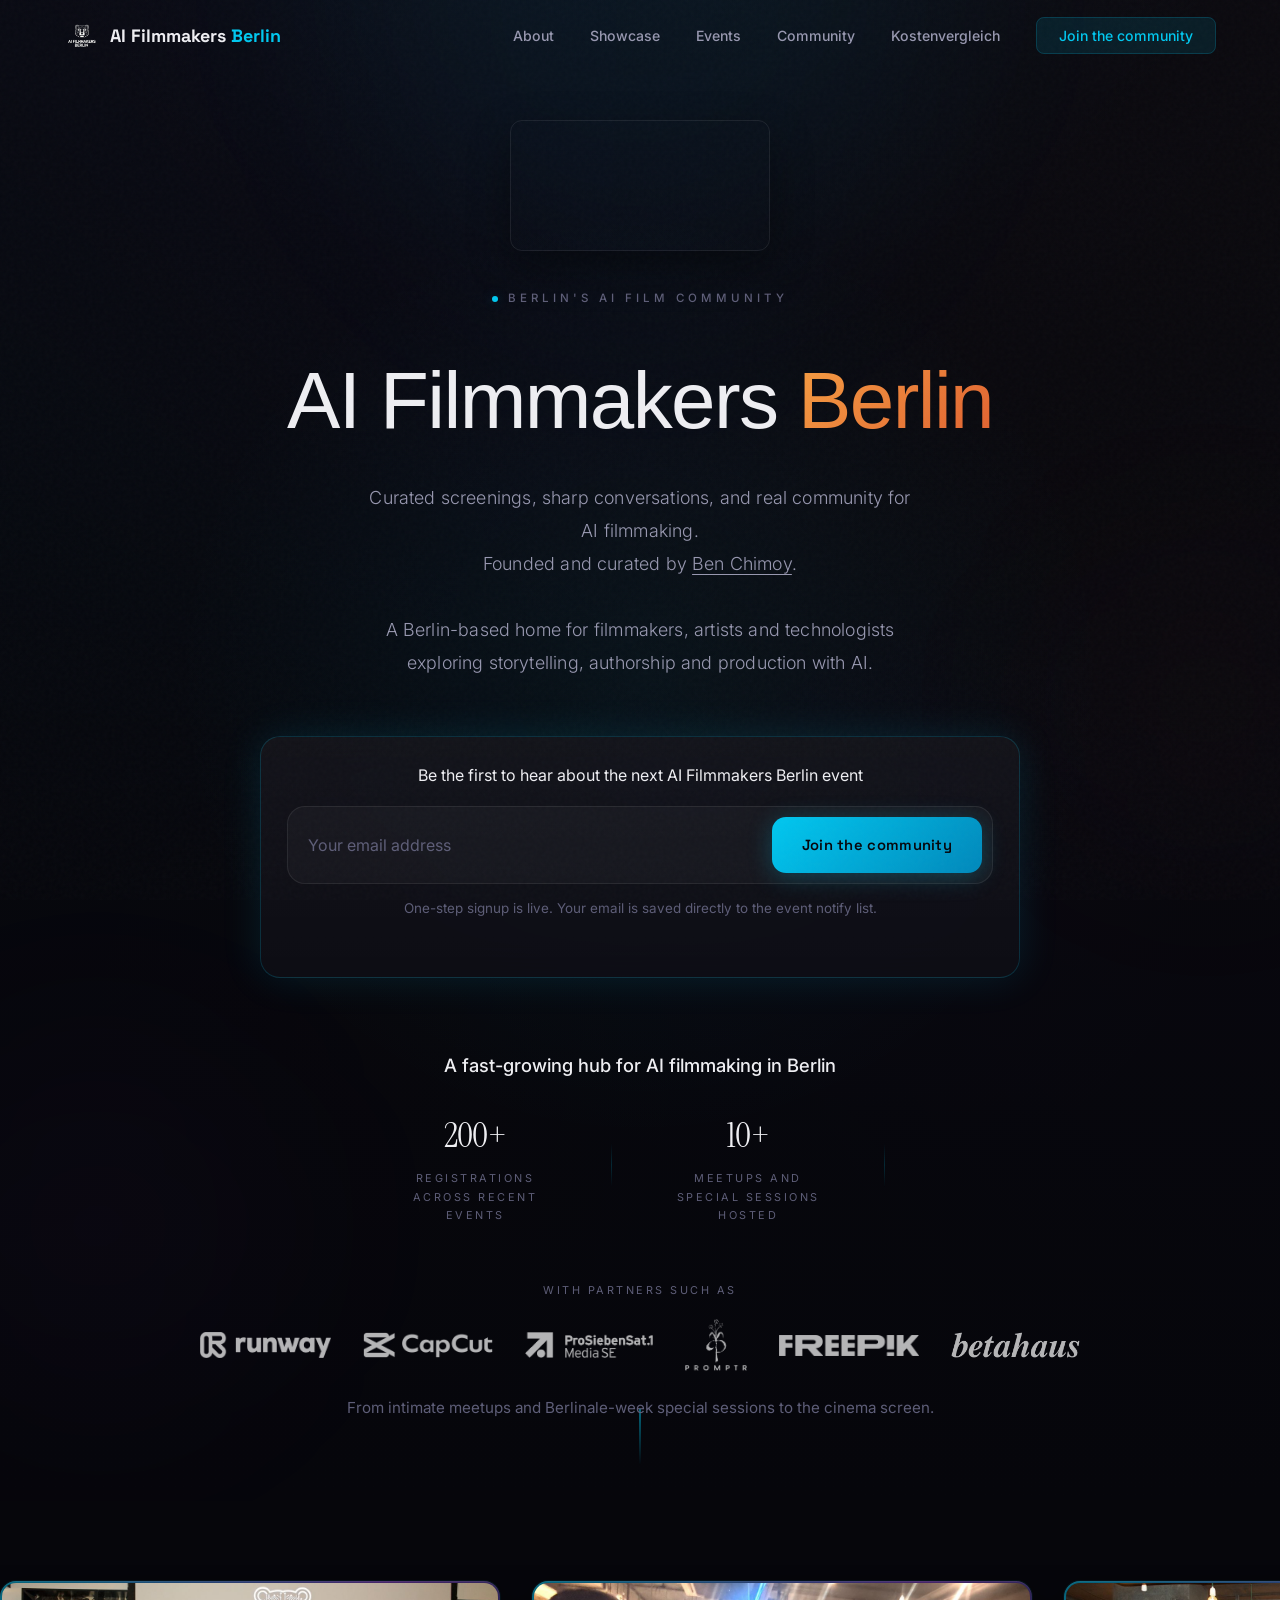
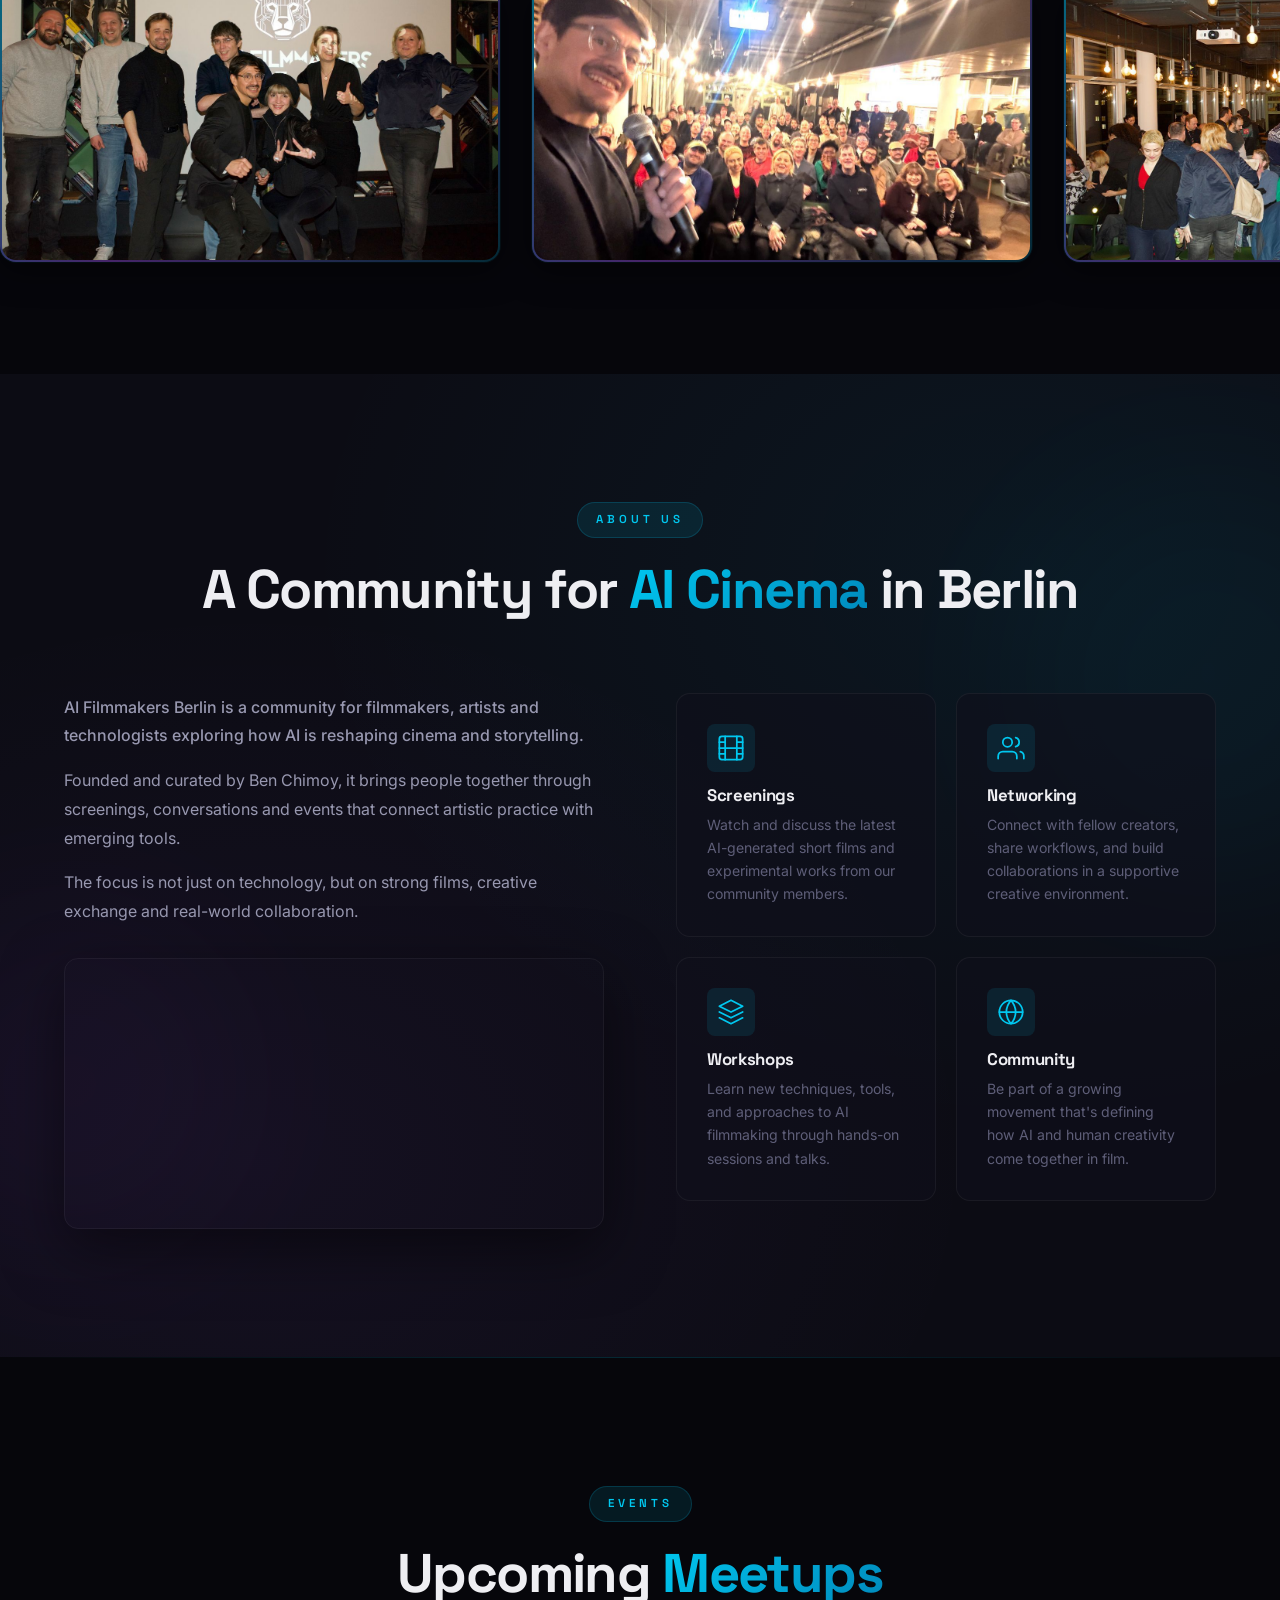
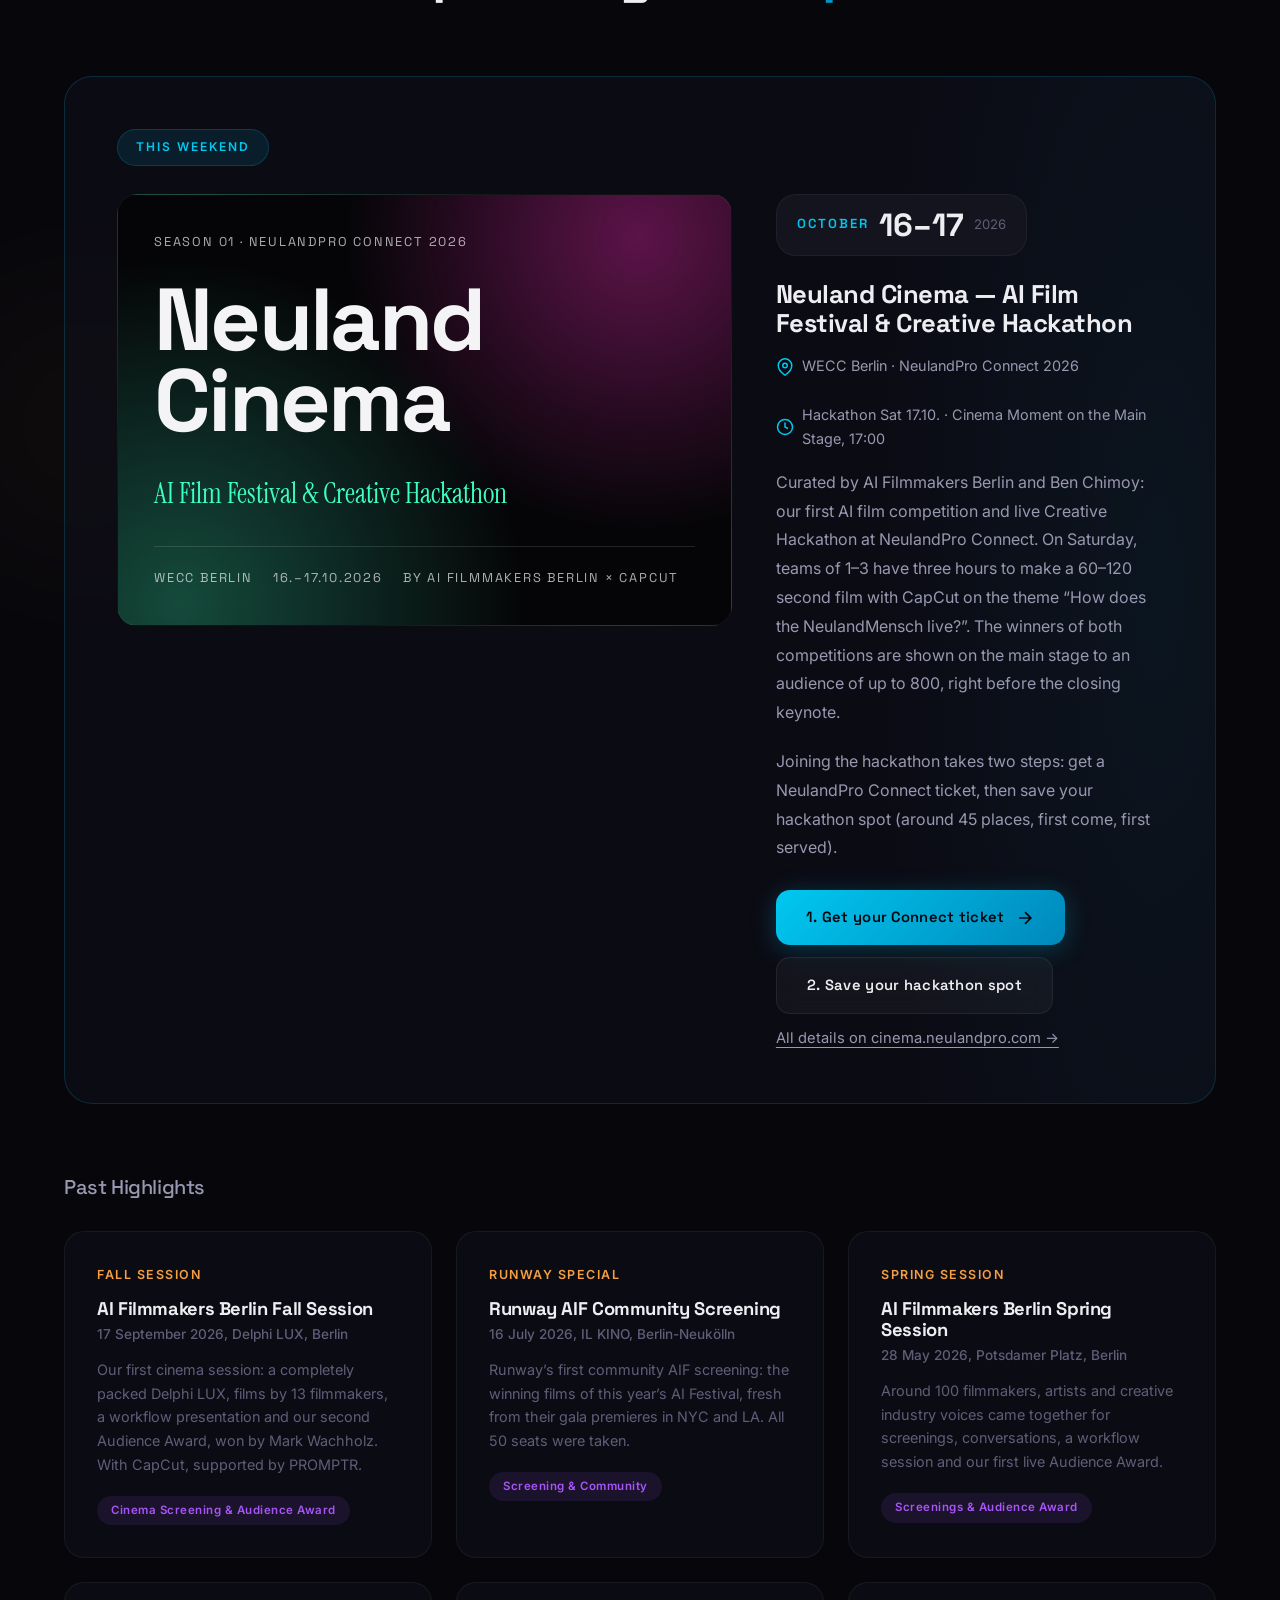
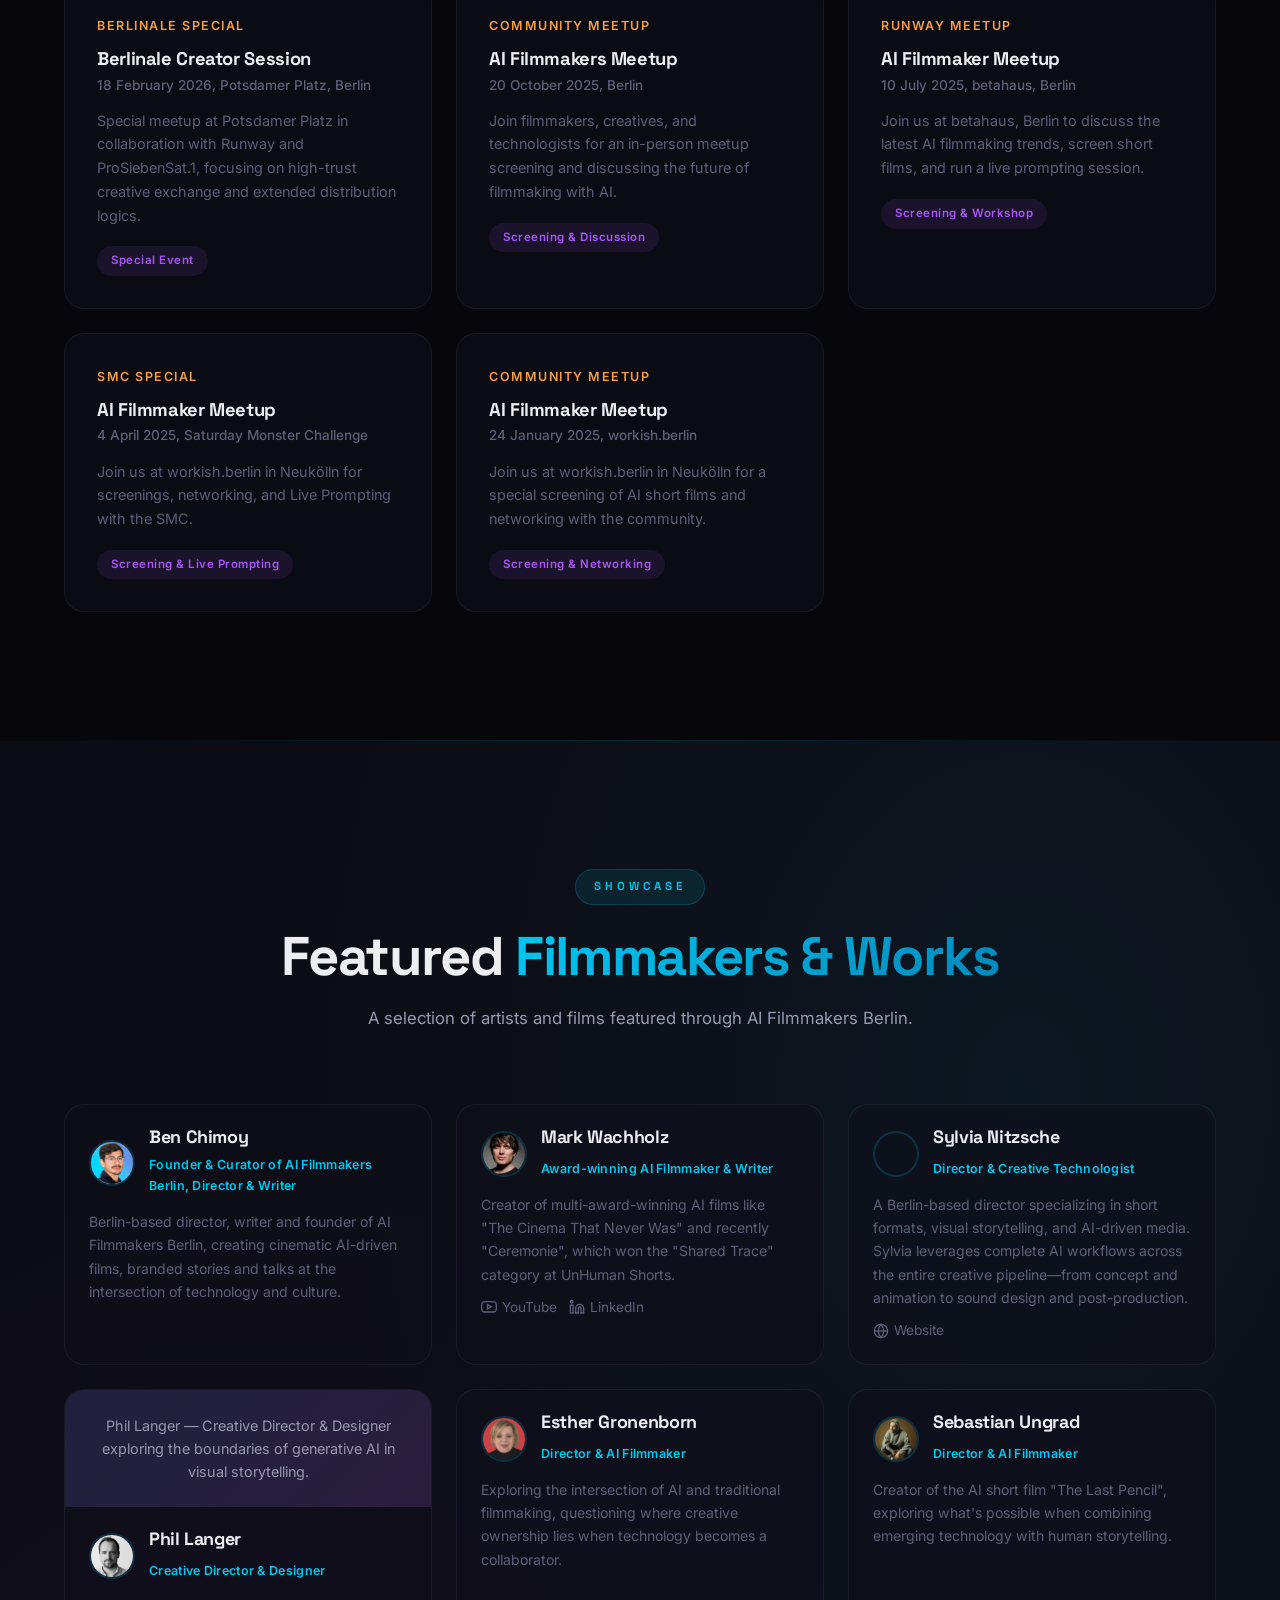
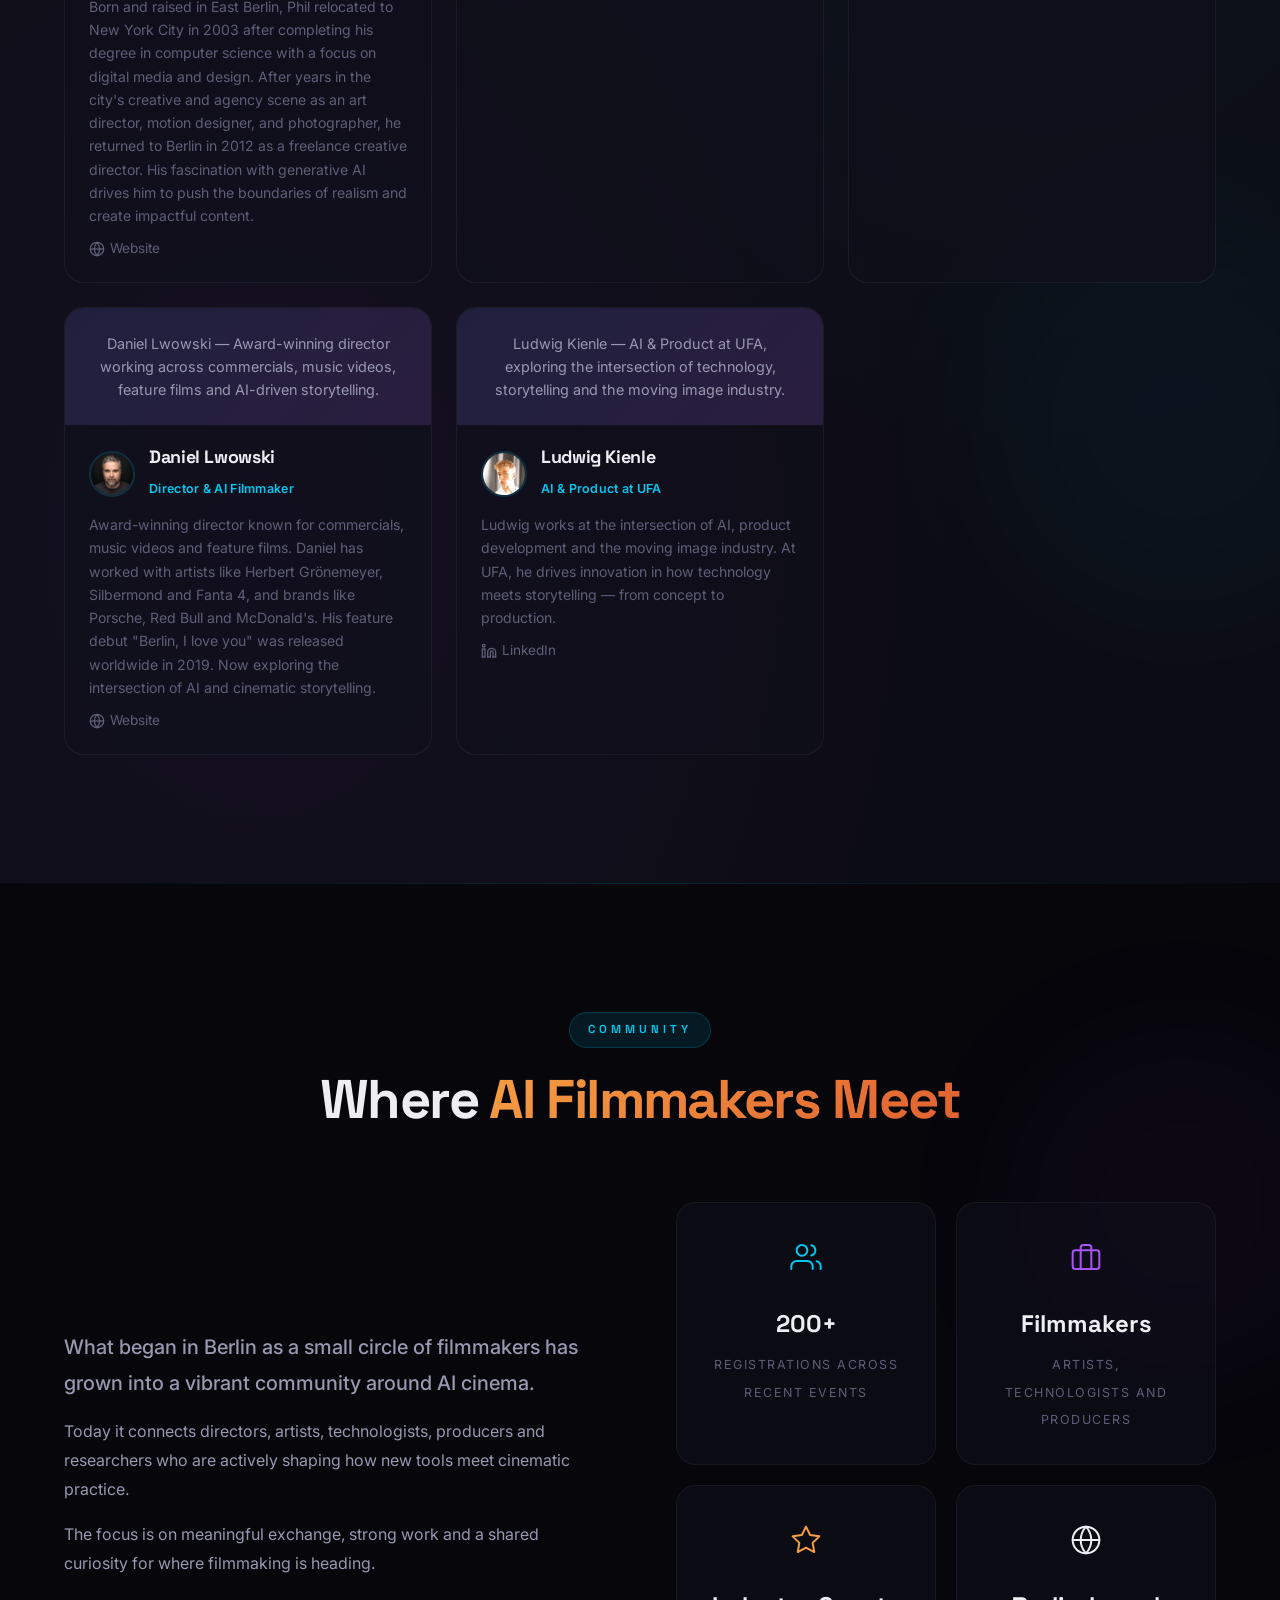
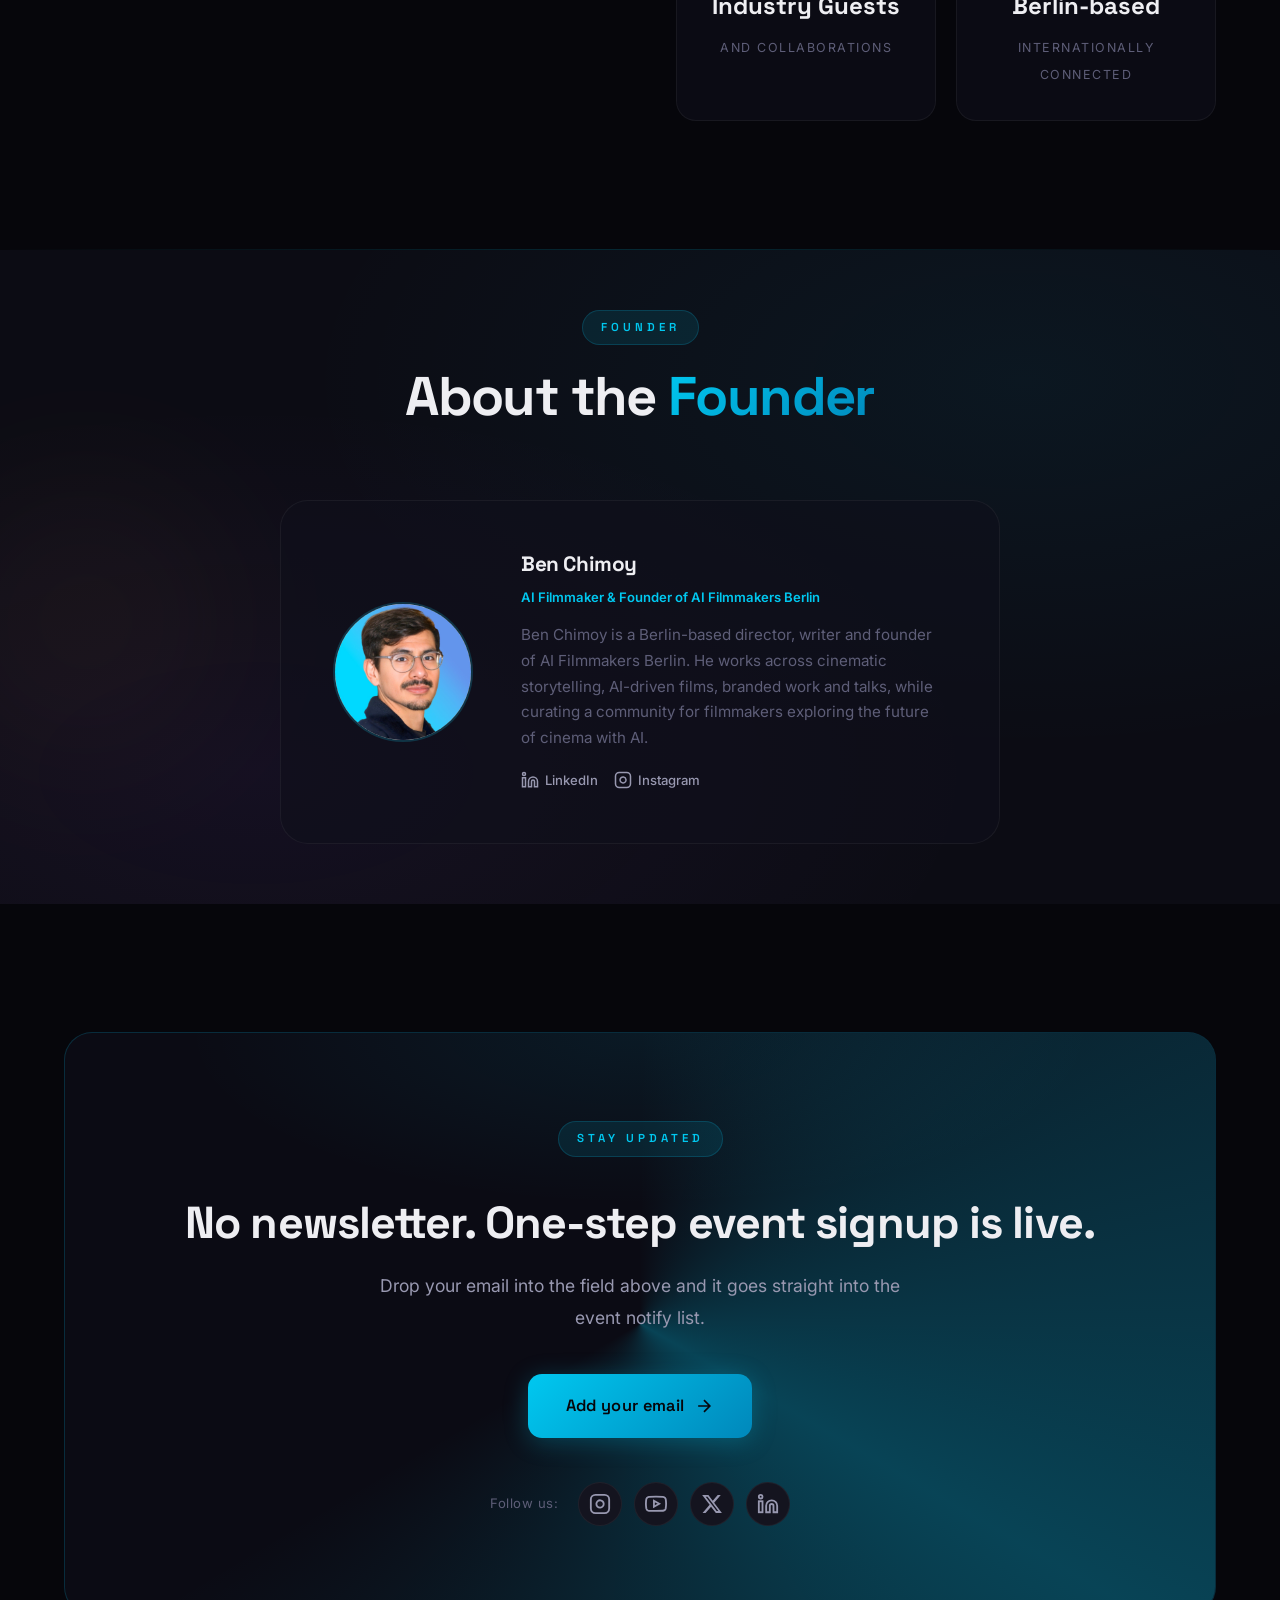
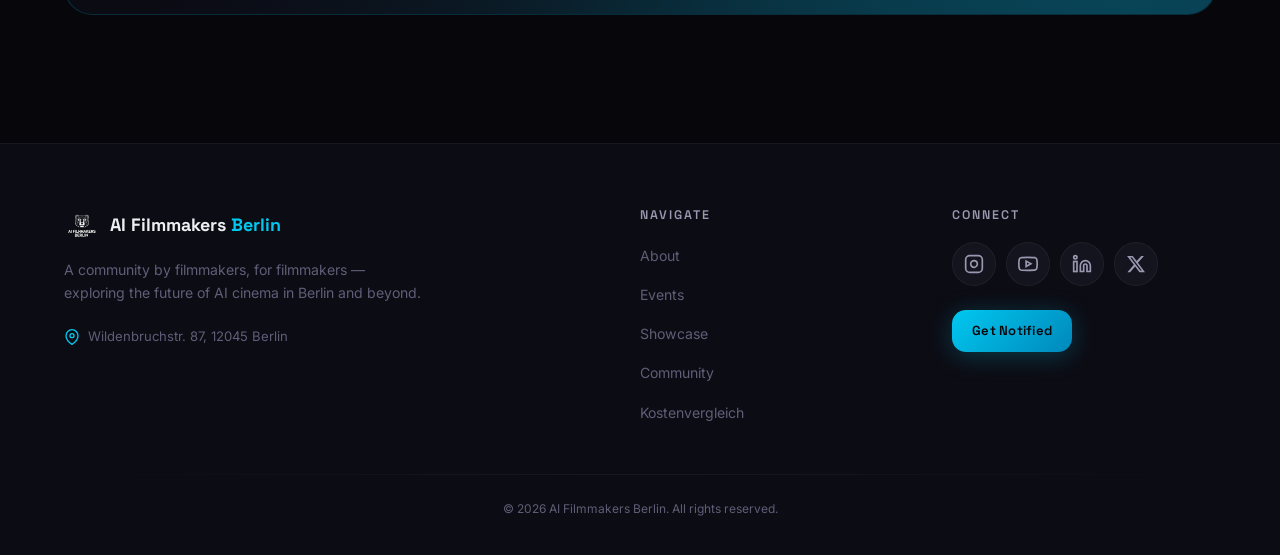
<file: index.html>
<!DOCTYPE html>
<html lang="en">

<head>
    <meta charset="UTF-8">
    <meta name="viewport" content="width=device-width, initial-scale=1.0">
    <title>AI Filmmakers Berlin | AI Film Screenings, Meetups &amp; Community</title>
    <meta name="description"
        content="Berlin’s community for AI filmmaking, founded by Ben Chimoy: curated AI film screenings in real cinemas, meetups, workshops and an Audience Award.">
    <meta name="author" content="AI Filmmakers Berlin">
    <meta name="robots" content="index, follow">
    <link rel="canonical" href="https://aifilmmakers.berlin/">
    <meta property="og:title" content="AI Filmmakers Berlin | AI Film Screenings, Meetups &amp; Community">
    <meta property="og:description"
        content="Berlin’s community for AI filmmaking, founded by Ben Chimoy: curated AI film screenings in real cinemas, meetups, workshops and an Audience Award.">
    <meta property="og:type" content="website">
    <meta property="og:url" content="https://aifilmmakers.berlin/">
    <meta property="og:site_name" content="AI Filmmakers Berlin">
    <meta property="og:locale" content="en_US">
    <meta property="og:image" content="https://aifilmmakers.berlin/gallery/Fall-Session-2026/group-on-stage.jpg">
    <meta property="og:image:width" content="800">
    <meta property="og:image:height" content="533">
    <meta property="og:image:alt" content="Filmmakers and organizers on stage at the AI Filmmakers Berlin Fall Session 2026">
    <meta name="twitter:card" content="summary_large_image">
    <meta name="twitter:title" content="AI Filmmakers Berlin | AI Film Screenings, Meetups &amp; Community">
    <meta name="twitter:description"
        content="Berlin’s community for AI filmmaking, founded by Ben Chimoy: curated AI film screenings in real cinemas, meetups, workshops and an Audience Award.">
    <meta name="twitter:image" content="https://aifilmmakers.berlin/gallery/Fall-Session-2026/group-on-stage.jpg">
    <meta name="twitter:image:alt" content="Filmmakers and organizers on stage at the AI Filmmakers Berlin Fall Session 2026">
    <link rel="preconnect" href="https://fonts.googleapis.com">
    <link rel="preconnect" href="https://fonts.gstatic.com" crossorigin>
    <link
        href="https://fonts.googleapis.com/css2?family=Inter:wght@300;400;500;600;700&family=Space+Grotesk:wght@400;500;600;700&family=Instrument+Serif&display=swap"
        rel="stylesheet">
    <script type="application/ld+json">
    {
        "@context": "https://schema.org",
        "@graph": [
            {
                "@type": "Organization",
                "@id": "https://aifilmmakers.berlin/#organization",
                "name": "AI Filmmakers Berlin",
                "url": "https://aifilmmakers.berlin/",
                "logo": "https://aifilmmakers.berlin/logo.png",
                "description": "AI Filmmakers Berlin is a community for filmmakers, artists, and technologists exploring AI cinema through curated screenings, meetups, workshops, and creative exchange.",
                "foundingLocation": {
                    "@type": "Place",
                    "name": "Berlin"
                },
                "founder": {
                    "@id": "https://aifilmmakers.berlin/#ben-chimoy"
                },
                "address": {
                    "@type": "PostalAddress",
                    "streetAddress": "Wildenbruchstr. 87",
                    "postalCode": "12045",
                    "addressLocality": "Berlin",
                    "addressCountry": "DE"
                }
            },
            {
                "@type": "Person",
                "@id": "https://aifilmmakers.berlin/#ben-chimoy",
                "name": "Ben Chimoy",
                "jobTitle": "Founder & Curator",
                "url": "https://www.linkedin.com/in/benchimoy/",
                "sameAs": [
                    "https://www.linkedin.com/in/benchimoy/"
                ]
            },
            {
                "@type": "WebSite",
                "@id": "https://aifilmmakers.berlin/#website",
                "name": "AI Filmmakers Berlin",
                "url": "https://aifilmmakers.berlin/",
                "inLanguage": "en",
                "publisher": {
                    "@id": "https://aifilmmakers.berlin/#organization"
                },
                "description": "Curated AI film screenings, meetups, workshops, and community around AI-native filmmaking in Berlin."
            },
            {
                "@type": "Event",
                "name": "Neuland Cinema by AI Filmmakers Berlin — AI Film Festival & Creative Hackathon",
                "description": "AI film competition and live Creative Hackathon at NeulandPro Connect 2026, curated by AI Filmmakers Berlin and Ben Chimoy. Winners are shown on the main stage before the closing keynote.",
                "url": "https://cinema.neulandpro.com/",
                "image": [
                    "https://cinema.neulandpro.com/img/og-image.jpg"
                ],
                "startDate": "2026-10-16",
                "endDate": "2026-10-17",
                "eventAttendanceMode": "https://schema.org/OfflineEventAttendanceMode",
                "eventStatus": "https://schema.org/EventScheduled",
                "location": {
                    "@type": "Place",
                    "name": "WECC – Westhafen Event & Convention Center",
                    "address": {
                        "@type": "PostalAddress",
                        "addressLocality": "Berlin",
                        "addressCountry": "DE",
                        "streetAddress": "Westhafenstraße 1",
                        "postalCode": "13353"
                    }
                },
                "organizer": [
                    {
                        "@id": "https://aifilmmakers.berlin/#organization"
                    },
                    {
                        "@type": "Organization",
                        "name": "NeulandPro",
                        "url": "https://connect.neulandpro.com/"
                    }
                ],
                "sponsor": {
                    "@type": "Organization",
                    "name": "CapCut"
                },
                "performer": {
                    "@id": "https://aifilmmakers.berlin/#ben-chimoy"
                },
                "offers": {
                    "@type": "Offer",
                    "url": "https://connect.neulandpro.com/tickets/",
                    "price": "279",
                    "priceCurrency": "EUR",
                    "availability": "https://schema.org/InStock"
                }
            },
            {
                "@type": "Event",
                "name": "AI Filmmakers Berlin Fall Session 2026",
                "url": "https://aifilmmakers.berlin/fall-session-2026.html",
                "startDate": "2026-09-17T20:00:00+02:00",
                "image": [
                    "https://aifilmmakers.berlin/gallery/Fall-Session-2026/group-on-stage.jpg"
                ],
                "eventAttendanceMode": "https://schema.org/OfflineEventAttendanceMode",
                "eventStatus": "https://schema.org/EventScheduled",
                "location": {
                    "@type": "Place",
                    "name": "Delphi LUX",
                    "address": {
                        "@type": "PostalAddress",
                        "addressLocality": "Berlin",
                        "addressCountry": "DE",
                        "streetAddress": "Kantstraße 10",
                        "postalCode": "10623"
                    }
                },
                "organizer": {
                    "@id": "https://aifilmmakers.berlin/#organization"
                }
            },
            {
                "@type": "Event",
                "name": "Runway AIF Community Screening — Berlin",
                "url": "https://aifilmmakers.berlin/runway-aif-screening-2026.html",
                "startDate": "2026-07-16T20:00:00+02:00",
                "image": [
                    "https://aifilmmakers.berlin/gallery/Runway-AIF-2026/ben-chimoy-intro.jpg"
                ],
                "eventAttendanceMode": "https://schema.org/OfflineEventAttendanceMode",
                "eventStatus": "https://schema.org/EventScheduled",
                "location": {
                    "@type": "Place",
                    "name": "IL KINO",
                    "address": {
                        "@type": "PostalAddress",
                        "addressLocality": "Berlin",
                        "addressCountry": "DE",
                        "streetAddress": "Nansenstraße 22",
                        "postalCode": "12047"
                    }
                },
                "organizer": {
                    "@id": "https://aifilmmakers.berlin/#organization"
                }
            },
            {
                "@type": "Event",
                "name": "AI Filmmakers Berlin Spring Session 2026",
                "url": "https://aifilmmakers.berlin/spring-session-2026.html",
                "startDate": "2026-05-28",
                "image": [
                    "https://aifilmmakers.berlin/gallery/Spring-Session-2026/audience.jpeg"
                ],
                "eventAttendanceMode": "https://schema.org/OfflineEventAttendanceMode",
                "eventStatus": "https://schema.org/EventScheduled",
                "location": {
                    "@type": "Place",
                    "name": "ProSiebenSat.1, Potsdamer Platz",
                    "address": {
                        "@type": "PostalAddress",
                        "addressLocality": "Berlin",
                        "addressCountry": "DE",
                        "streetAddress": "Potsdamer Platz"
                    }
                },
                "organizer": {
                    "@id": "https://aifilmmakers.berlin/#organization"
                }
            },
            {
                "@type": "Event",
                "name": "AI Filmmakers Berlin – Berlinale Creator Session",
                "url": "https://aifilmmakers.berlin/berlinale-special.html",
                "startDate": "2026-02-18T19:00:00+01:00",
                "image": [
                    "https://aifilmmakers.berlin/gallery/Berlinale/Ben%20Chimoy%20Meet-Up%20Berlin%2018%202%20261.jpeg"
                ],
                "eventAttendanceMode": "https://schema.org/OfflineEventAttendanceMode",
                "eventStatus": "https://schema.org/EventScheduled",
                "location": {
                    "@type": "Place",
                    "name": "Potsdamer Platz 11",
                    "address": {
                        "@type": "PostalAddress",
                        "addressLocality": "Berlin",
                        "addressCountry": "DE",
                        "streetAddress": "Potsdamer Platz 11",
                        "postalCode": "10785"
                    }
                },
                "organizer": {
                    "@id": "https://aifilmmakers.berlin/#organization"
                }
            }
        ]
    }
    </script>
    <link rel="icon" type="image/png" href="favicon.jpg.png">
    <link rel="stylesheet" href="styles.css">
</head>

<body>
    <!-- Page Loader -->
    <div class="page-loader" id="pageLoader">
        <div class="loader-content">
            <div class="loader-line loader-line-top"></div>
            <div class="loader-brand">
                <img src="logo.png" alt="" class="loader-logo">
                <div class="loader-text">
                    <span class="loader-title">AI Filmmakers</span>
                    <span class="loader-accent">Berlin</span>
                </div>
            </div>
            <div class="loader-tagline">Where AI Meets Cinema</div>
            <div class="loader-line loader-line-bottom"></div>
        </div>
    </div>

    <!-- Film Grain Overlay -->
    <div class="film-grain" aria-hidden="true"></div>

    <!-- Navigation -->
    <nav class="navbar" id="navbar">
        <div class="nav-container">
            <a href="#hero" class="nav-logo">
                <img src="logo.png" alt="AI Filmmakers Berlin" class="logo-img">
                <span class="logo-text">AI Filmmakers <span class="logo-accent">Berlin</span></span>
            </a>
            <ul class="nav-links" id="navLinks">
                <li><a href="#about">About</a></li>
                <li><a href="#showcase">Showcase</a></li>
                <li><a href="#events">Events</a></li>
                <li><a href="#community">Community</a></li>
                <li><a href="kostenvergleich.html">Kostenvergleich</a></li>
                <li><a href="#notify" class="nav-cta">Join the community</a></li>
            </ul>
            <button class="nav-toggle" id="navToggle" aria-label="Toggle navigation">
                <span></span>
                <span></span>
                <span></span>
            </button>
        </div>
    </nav>

    <!-- Hero Section -->
    <section class="hero" id="hero">
        <div class="hero-bg">
            <div class="hero-gradient"></div>
            <div class="hero-orb hero-orb-1"></div>
            <div class="hero-orb hero-orb-2"></div>
            <div class="hero-orb hero-orb-3"></div>
            <div class="hero-mesh"></div>
            <div class="hero-particles" id="heroParticles"></div>
        </div>
        <div class="hero-content">
            <div class="hero-video-detail animate-fade-up"
                style="margin: 0 auto 2rem; width: 100%; max-width: 260px; border-radius: 12px; overflow: hidden; border: 1px solid rgba(255,255,255,0.08); box-shadow: 0 16px 40px rgba(0,0,0,0.4);">
                <video src="VIDEO_intro.mov" autoplay loop muted playsinline
                    style="width: 100%; height: auto; display: block;"
                    aria-label="AI Filmmakers Berlin animated preview">
                </video>
            </div>
            <div class="hero-badge animate-fade-up">
                <span class="badge-dot"></span>
                Berlin's AI Film Community
            </div>
            <h1 class="hero-title animate-fade-up delay-1">
                AI Filmmakers <span class="text-gradient-warm">Berlin</span>
            </h1>
            <p class="hero-subtitle animate-fade-up delay-2">
                Curated screenings, sharp conversations, and real community for AI&nbsp;filmmaking.<br>
                Founded and curated by <a href="https://www.linkedin.com/in/benchimoy" target="_blank" rel="noopener" style="color: inherit; text-decoration: underline; text-underline-offset: 4px;">Ben Chimoy</a>.<br><br>
                A Berlin-based home for filmmakers, artists and technologists exploring storytelling, authorship and production with AI.
            </p>
            <div class="hero-notify animate-fade-up delay-3" id="notify">
                <p class="hero-notify-copy">Be the first to hear about the next AI Filmmakers Berlin event</p>
                <form class="notify-form" id="notifyForm">
                    <label class="sr-only" for="notifyEmail">Your email address</label>
                    <input type="email" id="notifyEmail" name="email" placeholder="Your email address"
                        autocomplete="email" inputmode="email" data-fallback-field="entry.1248076398" required>
                    <input type="hidden" name="source" value="landing-page">
                    <input type="hidden" name="pageUrl" value="">
                    <button type="submit" class="btn btn-primary">
                        <span>Join the community</span>
                    </button>
                </form>
                <p class="notify-disclaimer" id="notifyDisclaimer"
                    data-live-copy="One-step signup is live. Your email is saved directly to the event notify list."
                    data-fallback-copy="Temporary fallback: this opens the current signup form with your email pre-filled.">
                    Temporary fallback: this opens the current signup form with your email pre-filled.
                </p>
                <p class="notify-status" id="notifyStatus" aria-live="polite"></p>
            </div>
            <p class="animate-fade-up delay-4" style="font-size: 1.15rem; color: var(--text-primary); margin-bottom: 24px; font-weight: 500;">
                A fast-growing hub for AI filmmaking in Berlin
            </p>
            <div class="hero-stats animate-fade-up delay-4">
                <div class="stat">
                    <span class="stat-number">200+</span>
                    <span class="stat-label" style="max-width: 160px;">Registrations across recent events</span>
                </div>
                <div class="stat-divider"></div>
                <div class="stat">
                    <span class="stat-number">10+</span>
                    <span class="stat-label" style="max-width: 160px;">Meetups and special sessions hosted</span>
                </div>
                <div class="stat-divider"></div>
                <div class="stat stat-partners" style="width: 100%;">
                    <span class="stat-label" style="margin-top: 0; margin-bottom: 20px;">With partners such as</span>
                    <div class="partner-logos-strip">
                        <img src="Logos%20Partner/runway-logo_white.png" alt="Runway Logo" loading="lazy">
                        <img src="Logos%20Partner/capcut-logo_white.png" alt="CapCut Logo" loading="lazy">
                        <img src="Logos%20Partner/prosieben-logo_white.png" alt="ProSieben Logo" loading="lazy">
                        <img class="partner-logo-tall" src="Logos%20Partner/promptr-logo_white.png" alt="PROMPTR Logo"
                            loading="lazy">
                        <img src="Logos%20Partner/freepik-logo_white.png" alt="Freepik Logo" loading="lazy">
                        <img src="Logos%20Partner/betahaus-logo_white.png" alt="betahaus Logo" loading="lazy">
                    </div>
                </div>
            </div>
            <p class="animate-fade-up delay-4" style="font-size: 0.95rem; color: var(--text-muted); margin-top: 24px;">
                From intimate meetups and Berlinale-week special sessions to the cinema screen.
            </p>
        </div>
        <div class="hero-scroll-indicator">
            <div class="scroll-line"></div>
        </div>
    </section>

    <!-- Image Carousel Section -->
    <section class="carousel-section" id="carousel">
        <div class="carousel-container">
            <div class="carousel-track" id="carouselTrack">
                <div class="carousel-slide"><img src="Ben%20Chimoy%20LinkedIn.jpeg" alt="AI Filmmakers Berlin community"
                        loading="lazy"></div>
                <div class="carousel-slide"><img src="Ben%20Chimoy%20LinkedIn%20(1).jpeg"
                        alt="AI Filmmakers Berlin crowd" loading="lazy"></div>
                <div class="carousel-slide"><img src="Ben%20Chimoy%20LinkedIn%20(3).jpeg"
                        alt="AI Filmmakers Berlin networking" loading="lazy"></div>
                <div class="carousel-slide"><img src="Ben%20Chimoy%20LinkedIn%20(4).jpeg"
                        alt="AI Filmmakers Berlin meetup" loading="lazy"></div>
                <div class="carousel-slide"><img src="gallery/Fall-Session-2026/group-on-stage.jpg"
                        alt="Filmmakers and organizers on stage at the AI Filmmakers Berlin Fall Session"
                        loading="lazy" decoding="async"></div>
                <div class="carousel-slide"><img src="gallery/Fall-Session-2026/audience.jpg"
                        alt="Packed cinema at the AI Filmmakers Berlin Fall Session at Delphi LUX" loading="lazy"
                        decoding="async"></div>
                <div class="carousel-slide"><img class="carousel-image-top"
                        src="gallery/Fall-Session-2026/ben-chimoy-posters.jpg"
                        alt="Ben Chimoy in front of the Fall Session posters" loading="lazy" decoding="async"></div>
                <div class="carousel-slide"><img src="gallery/Runway-AIF-2026/ben-chimoy-intro.jpg"
                        alt="Ben Chimoy welcoming the audience at the Runway AIF Community Screening at IL KINO"
                        loading="lazy" decoding="async"></div>
                <div class="carousel-slide"><img src="gallery/Runway-AIF-2026/audience.jpg"
                        alt="Audience at the Runway AIF Community Screening at IL KINO" loading="lazy"
                        decoding="async"></div>
                <div class="carousel-slide"><img src="gallery/Spring-Session-2026/audience.jpeg"
                        alt="Audience at the AI Filmmakers Berlin Spring Session" loading="lazy" decoding="async"></div>
                <div class="carousel-slide"><img src="gallery/Spring-Session-2026/presentation.jpeg"
                        alt="Ben Chimoy presenting at the AI Filmmakers Berlin Spring Session" loading="lazy"
                        decoding="async"></div>
                <div class="carousel-slide"><img src="gallery/Spring-Session-2026/audience-award.jpeg"
                        alt="Mark Wachholz receiving the AI Filmmakers Berlin Audience Award" loading="lazy"
                        decoding="async"></div>
                <div class="carousel-slide"><img class="carousel-image-top"
                        src="gallery/Spring-Session-2026/filmmakers-group.jpeg"
                        alt="Filmmakers and presenters at the AI Filmmakers Berlin Spring Session" loading="lazy"
                        decoding="async"></div>
            </div>
        </div>
    </section>

    <!-- About Section -->
    <section class="about" id="about">
        <div class="bg-decoration bg-orb bg-orb-blue" style="top: 10%; right: -10%;"></div>
        <div class="bg-decoration bg-orb bg-orb-purple" style="bottom: 10%; left: -8%;"></div>
        <div class="container">
            <div class="section-header">
                <span class="section-tag">About Us</span>
                <h2 class="section-title">A Community for <span class="text-gradient">AI Cinema</span> in Berlin</h2>
            </div>
            <div class="about-grid">
                <div class="about-text">
                    <p class="about-lead">
                        AI Filmmakers Berlin is a community for filmmakers, artists and technologists exploring how AI is reshaping cinema and storytelling.
                    </p>
                    <p>
                        Founded and curated by Ben Chimoy, it brings people together through screenings, conversations and events that connect artistic practice with emerging tools.
                    </p>
                    <p>
                        The focus is not just on technology, but on strong films, creative exchange and real-world collaboration.
                    </p>
                    <div class="about-image-wrapper">
                        <video src="VIDEO_intro.mov" autoplay loop muted playsinline
                            style="width: 100%; height: auto; display: block;" aria-label="AI Filmmakers Berlin meetup">
                        </video>
                    </div>
                </div>
                <div class="about-features">
                    <div class="feature-card">
                        <div class="feature-icon">
                            <svg width="28" height="28" viewBox="0 0 24 24" fill="none" stroke="currentColor"
                                stroke-width="1.5" stroke-linecap="round" stroke-linejoin="round">
                                <rect x="2" y="2" width="20" height="20" rx="2.18" ry="2.18" />
                                <line x1="7" y1="2" x2="7" y2="22" />
                                <line x1="17" y1="2" x2="17" y2="22" />
                                <line x1="2" y1="12" x2="22" y2="12" />
                                <line x1="2" y1="7" x2="7" y2="7" />
                                <line x1="2" y1="17" x2="7" y2="17" />
                                <line x1="17" y1="7" x2="22" y2="7" />
                                <line x1="17" y1="17" x2="22" y2="17" />
                            </svg>
                        </div>
                        <h3>Screenings</h3>
                        <p>Watch and discuss the latest AI-generated short films and experimental works from our
                            community members.</p>
                    </div>
                    <div class="feature-card">
                        <div class="feature-icon">
                            <svg width="28" height="28" viewBox="0 0 24 24" fill="none" stroke="currentColor"
                                stroke-width="1.5" stroke-linecap="round" stroke-linejoin="round">
                                <path d="M17 21v-2a4 4 0 0 0-4-4H5a4 4 0 0 0-4 4v2" />
                                <circle cx="9" cy="7" r="4" />
                                <path d="M23 21v-2a4 4 0 0 0-3-3.87" />
                                <path d="M16 3.13a4 4 0 0 1 0 7.75" />
                            </svg>
                        </div>
                        <h3>Networking</h3>
                        <p>Connect with fellow creators, share workflows, and build collaborations in a supportive
                            creative environment.</p>
                    </div>
                    <div class="feature-card">
                        <div class="feature-icon">
                            <svg width="28" height="28" viewBox="0 0 24 24" fill="none" stroke="currentColor"
                                stroke-width="1.5" stroke-linecap="round" stroke-linejoin="round">
                                <polygon points="12 2 2 7 12 12 22 7 12 2" />
                                <polyline points="2 17 12 22 22 17" />
                                <polyline points="2 12 12 17 22 12" />
                            </svg>
                        </div>
                        <h3>Workshops</h3>
                        <p>Learn new techniques, tools, and approaches to AI filmmaking through hands-on sessions and
                            talks.</p>
                    </div>
                    <div class="feature-card">
                        <div class="feature-icon">
                            <svg width="28" height="28" viewBox="0 0 24 24" fill="none" stroke="currentColor"
                                stroke-width="1.5" stroke-linecap="round" stroke-linejoin="round">
                                <circle cx="12" cy="12" r="10" />
                                <line x1="2" y1="12" x2="22" y2="12" />
                                <path
                                    d="M12 2a15.3 15.3 0 0 1 4 10 15.3 15.3 0 0 1-4 10 15.3 15.3 0 0 1-4-10 15.3 15.3 0 0 1 4-10z" />
                            </svg>
                        </div>
                        <h3>Community</h3>
                        <p>Be part of a growing movement that's defining how AI and human creativity come together in
                            film.</p>
                    </div>
                </div>
            </div>
        </div>
    </section>

    <hr class="section-divider">

    <!-- Events Section -->
    <section class="events" id="events">
        <div class="bg-decoration bg-orb bg-orb-warm" style="top: 20%; left: -5%;"></div>
        <div class="container">
            <div class="section-header">
                <span class="section-tag">Events</span>
                <h2 class="section-title">Upcoming <span class="text-gradient">Meetups</span></h2>
            </div>

            <!-- Next Event -->
            <div class="next-event">
                <div class="event-glow"></div>
                <div class="event-badge">This weekend</div>
                <div class="event-content">
                    <a class="event-poster event-poster-neuland" href="https://cinema.neulandpro.com/" target="_blank"
                        rel="noopener" aria-label="Neuland Cinema by AI Filmmakers Berlin at NeulandPro Connect 2026">
                        <span class="neuland-poster-kicker">Season 01 · NeulandPro Connect 2026</span>
                        <span class="neuland-poster-title">Neuland<br>Cinema</span>
                        <span class="neuland-poster-sub">AI Film Festival &amp; Creative Hackathon</span>
                        <span class="neuland-poster-footer">
                            <span>WECC Berlin</span>
                            <span>16.–17.10.2026</span>
                            <span>by AI Filmmakers Berlin × CapCut</span>
                        </span>
                    </a>
                    <div class="event-info">
                        <div class="event-date-block">
                            <span class="event-month">October</span>
                            <span class="event-day">16–17</span>
                            <span class="event-year">2026</span>
                        </div>
                        <div class="event-details">
                            <h3 class="event-title">Neuland Cinema — AI Film Festival &amp; Creative Hackathon</h3>
                            <div class="event-meta">
                                <div class="event-meta-item">
                                    <svg width="18" height="18" viewBox="0 0 24 24" fill="none" stroke="currentColor"
                                        stroke-width="2">
                                        <path d="M21 10c0 7-9 13-9 13s-9-6-9-13a9 9 0 0 1 18 0z" />
                                        <circle cx="12" cy="10" r="3" />
                                    </svg>
                                    <span>WECC Berlin · NeulandPro Connect 2026</span>
                                </div>
                                <div class="event-meta-item">
                                    <svg width="18" height="18" viewBox="0 0 24 24" fill="none" stroke="currentColor"
                                        stroke-width="2">
                                        <circle cx="12" cy="12" r="10" />
                                        <polyline points="12 6 12 12 16 14" />
                                    </svg>
                                    <span>Hackathon Sat 17.10. · Cinema Moment on the Main Stage, 17:00</span>
                                </div>
                            </div>
                            <p class="event-description">Curated by AI Filmmakers Berlin and Ben Chimoy: our first AI film competition and live Creative Hackathon at NeulandPro Connect. On Saturday, teams of 1–3 have three hours to make a 60–120 second film with CapCut on the theme “How does the NeulandMensch live?”. The winners of both competitions are shown on the main stage to an audience of up to 800, right before the closing keynote.</p>
                            <p class="event-description" style="margin-top: -8px;">Joining the hackathon takes two steps: get a NeulandPro Connect ticket, then save your hackathon spot (around 45 places, first come, first served).</p>
                            <div class="event-actions">
                                <a href="https://connect.neulandpro.com/tickets/" class="btn btn-primary" target="_blank"
                                    rel="noopener">
                                    <span>1. Get your Connect ticket</span>
                                    <svg width="20" height="20" viewBox="0 0 24 24" fill="none" stroke="currentColor"
                                        stroke-width="2">
                                        <path d="M5 12h14M12 5l7 7-7 7" />
                                    </svg>
                                </a>
                                <a href="https://connect.neulandpro.com/workshops-2-21697/" class="btn btn-secondary"
                                    target="_blank" rel="noopener">
                                    <span>2. Save your hackathon spot</span>
                                </a>
                                <a href="https://cinema.neulandpro.com/" class="event-text-link" target="_blank"
                                    rel="noopener">All details on cinema.neulandpro.com →</a>
                            </div>
                        </div>
                    </div>
                </div>
            </div>

            <!-- Past Events -->
            <h3 class="subsection-title">Past Highlights</h3>
            <div class="past-events-grid">
                <a href="fall-session-2026.html" class="past-event-card"
                    style="text-decoration: none; color: inherit; display: block;">
                    <div class="past-event-date">Fall Session</div>
                    <h4 style="margin-bottom: 4px;">AI Filmmakers Berlin Fall Session</h4>
                    <div style="font-size: 0.85rem; color: var(--text-muted); margin-bottom: 12px; font-weight: 500;">17
                        September 2026, Delphi LUX, Berlin</div>
                    <p>Our first cinema session: a completely packed Delphi LUX, films by 13 filmmakers, a workflow presentation and our second Audience Award, won by Mark Wachholz. With CapCut, supported by PROMPTR.</p>
                    <span class="past-event-tag">Cinema Screening & Audience Award</span>
                </a>
                <a href="runway-aif-screening-2026.html" class="past-event-card"
                    style="text-decoration: none; color: inherit; display: block;">
                    <div class="past-event-date">Runway Special</div>
                    <h4 style="margin-bottom: 4px;">Runway AIF Community Screening</h4>
                    <div style="font-size: 0.85rem; color: var(--text-muted); margin-bottom: 12px; font-weight: 500;">16
                        July 2026, IL KINO, Berlin-Neukölln</div>
                    <p>Runway’s first community AIF screening: the winning films of this year’s AI Festival, fresh from their gala premieres in NYC and LA. All 50 seats were taken.</p>
                    <span class="past-event-tag">Screening & Community</span>
                </a>
                <a href="spring-session-2026.html" class="past-event-card"
                    style="text-decoration: none; color: inherit; display: block;">
                    <div class="past-event-date">Spring Session</div>
                    <h4 style="margin-bottom: 4px;">AI Filmmakers Berlin Spring Session</h4>
                    <div style="font-size: 0.85rem; color: var(--text-muted); margin-bottom: 12px; font-weight: 500;">28
                        May 2026, Potsdamer Platz, Berlin</div>
                    <p>Around 100 filmmakers, artists and creative industry voices came together for screenings, conversations, a workflow session and our first live Audience Award.</p>
                    <span class="past-event-tag">Screenings & Audience Award</span>
                </a>
                <a href="berlinale-special.html" class="past-event-card"
                    style="text-decoration: none; color: inherit; display: block;">
                    <div class="past-event-date">Berlinale Special</div>
                    <h4 style="margin-bottom: 4px;">Berlinale Creator Session</h4>
                    <div style="font-size: 0.85rem; color: var(--text-muted); margin-bottom: 12px; font-weight: 500;">18
                        February 2026, Potsdamer Platz, Berlin</div>
                    <p>Special meetup at Potsdamer Platz in collaboration with Runway and ProSiebenSat.1, focusing on
                        high-trust creative exchange and extended distribution logics.</p>
                    <span class="past-event-tag">Special Event</span>
                </a>
                <a href="past-meetup-25.html" class="past-event-card"
                    style="text-decoration: none; color: inherit; display: block;">
                    <div class="past-event-date">Community Meetup</div>
                    <h4 style="margin-bottom: 4px;">AI Filmmakers Meetup</h4>
                    <div style="font-size: 0.85rem; color: var(--text-muted); margin-bottom: 12px; font-weight: 500;">20
                        October 2025, Berlin</div>
                    <p>Join filmmakers, creatives, and technologists for an in-person meetup screening and discussing
                        the future of filmmaking with AI.</p>
                    <span class="past-event-tag">Screening & Discussion</span>
                </a>
                <a href="past-meetup-runway.html" class="past-event-card"
                    style="text-decoration: none; color: inherit; display: block;">
                    <div class="past-event-date">Runway Meetup</div>
                    <h4 style="margin-bottom: 4px;">AI Filmmaker Meetup</h4>
                    <div style="font-size: 0.85rem; color: var(--text-muted); margin-bottom: 12px; font-weight: 500;">10
                        July 2025, betahaus, Berlin</div>
                    <p>Join us at betahaus, Berlin to discuss the latest AI filmmaking trends, screen short films, and
                        run a live prompting session.</p>
                    <span class="past-event-tag">Screening & Workshop</span>
                </a>
                <a href="past-meetup-smc.html" class="past-event-card"
                    style="text-decoration: none; color: inherit; display: block;">
                    <div class="past-event-date">SMC Special</div>
                    <h4 style="margin-bottom: 4px;">AI Filmmaker Meetup</h4>
                    <div style="font-size: 0.85rem; color: var(--text-muted); margin-bottom: 12px; font-weight: 500;">4
                        April 2025, Saturday Monster Challenge</div>
                    <p>Join us at workish.berlin in Neukölln for screenings, networking, and Live Prompting with the
                        SMC.</p>
                    <span class="past-event-tag">Screening & Live Prompting</span>
                </a>
                <a href="past-meetup-jan24.html" class="past-event-card"
                    style="text-decoration: none; color: inherit; display: block;">
                    <div class="past-event-date">Community Meetup</div>
                    <h4 style="margin-bottom: 4px;">AI Filmmaker Meetup</h4>
                    <div style="font-size: 0.85rem; color: var(--text-muted); margin-bottom: 12px; font-weight: 500;">24
                        January 2025, workish.berlin</div>
                    <p>Join us at workish.berlin in Neukölln for a special screening of AI short films and networking
                        with the community.</p>
                    <span class="past-event-tag">Screening & Networking</span>
                </a>
            </div>
        </div>
    </section>

    <hr class="section-divider">

    <!-- Showcase Gallery -->
    <section class="showcase" id="showcase">
        <div class="bg-decoration bg-orb bg-orb-blue" style="bottom: 15%; right: -8%;"></div>
        <div class="container">
            <div class="section-header">
                <span class="section-tag">Showcase</span>
                <h2 class="section-title">Featured <span class="text-gradient">Filmmakers & Works</span></h2>
                <p class="section-subtitle">A selection of artists and films featured through AI Filmmakers Berlin.</p>
            </div>
            <div class="showcase-grid">
                <div class="showcase-card">
                    <div class="showcase-thumbnail" id="thumb-benjamin">
                        <iframe src="https://www.linkedin.com/embed/feed/update/urn:li:activity:7431611277715636224"
                            height="100%" width="100%" frameborder="0" allowfullscreen="" loading="lazy"
                            title="Embedded LinkedIn post by Ben Chimoy"></iframe>
                    </div>
                    <div class="showcase-info">
                        <div class="creator-profile">
                            <img src="Logos_Filmmaker/Ben Chimoy LinkedIn.jpeg" alt="Ben Chimoy" width="800"
                                height="800" loading="lazy" decoding="async">
                            <div>
                                <h3><a href="https://www.linkedin.com/in/benchimoy/" target="_blank" rel="noopener"
                                        style="color:inherit;text-decoration:none;">Ben Chimoy</a></h3>
                                <span class="showcase-role">Founder & Curator of AI Filmmakers Berlin, Director & Writer</span>
                            </div>
                        </div>
                        <p>Berlin-based director, writer and founder of AI Filmmakers Berlin, creating cinematic AI-driven films, branded stories and talks at the intersection of technology and culture.</p>
                    </div>
                </div>
                <div class="showcase-card">
                    <div class="showcase-thumbnail" id="thumb-mark">
                        <iframe src="https://www.linkedin.com/embed/feed/update/urn:li:activity:7430635904156868608"
                            height="100%" width="100%" frameborder="0" allowfullscreen="" loading="lazy"
                            title="Embedded LinkedIn post by Mark Wachholz"></iframe>
                    </div>
                    <div class="showcase-info">
                        <div class="creator-profile">
                            <img src="Logos_Filmmaker/Mark Wachholz LinkedIn.jpeg" alt="Mark Wachholz" width="800"
                                height="800" loading="lazy" decoding="async">
                            <div>
                                <h3><a href="https://www.youtube.com/@particlepanic/videos" target="_blank" rel="noopener"
                                        style="color:inherit;text-decoration:none;">Mark Wachholz</a></h3>
                                <span class="showcase-role">Award-winning AI Filmmaker & Writer</span>
                            </div>
                        </div>
                        <p>Creator of multi-award-winning AI films like "The Cinema That Never Was" and recently
                            "Ceremonie", which won the "Shared Trace" category at UnHuman Shorts.</p>
                        <div class="showcase-links" style="margin-top: 10px; display: flex; gap: 12px;">
                            <a href="https://www.youtube.com/@particlepanic/videos" target="_blank" rel="noopener" style="color: var(--text-muted); font-size: 0.85rem; text-decoration: none; display: flex; align-items: center; gap: 5px; transition: color 0.2s;"
                                onmouseover="this.style.color='var(--text-primary)'" onmouseout="this.style.color='var(--text-muted)'">
                                <svg width="16" height="16" viewBox="0 0 24 24" fill="none" stroke="currentColor" stroke-width="2"><path d="M22.54 6.42a2.78 2.78 0 0 0-1.94-2C18.88 4 12 4 12 4s-6.88 0-8.6.46a2.78 2.78 0 0 0-1.94 2A29 29 0 0 0 1 11.75a29 29 0 0 0 .46 5.33A2.78 2.78 0 0 0 3.4 19.13C5.12 19.56 12 19.56 12 19.56s6.88 0 8.6-.46a2.78 2.78 0 0 0 1.94-2 29 29 0 0 0 .46-5.25 29 29 0 0 0-.46-5.43z"/><polygon points="9.75 15.02 15.5 11.75 9.75 8.48 9.75 15.02"/></svg>
                                YouTube
                            </a>
                            <a href="https://www.linkedin.com/in/markwachholz/" target="_blank" rel="noopener" style="color: var(--text-muted); font-size: 0.85rem; text-decoration: none; display: flex; align-items: center; gap: 5px; transition: color 0.2s;"
                                onmouseover="this.style.color='var(--text-primary)'" onmouseout="this.style.color='var(--text-muted)'">
                                <svg width="16" height="16" viewBox="0 0 24 24" fill="none" stroke="currentColor" stroke-width="2"><path d="M16 8a6 6 0 0 1 6 6v7h-4v-7a2 2 0 0 0-2-2 2 2 0 0 0-2 2v7h-4v-7a6 6 0 0 1 6-6z"/><rect x="2" y="9" width="4" height="12"/><circle cx="4" cy="4" r="2"/></svg>
                                LinkedIn
                            </a>
                        </div>
                    </div>
                </div>
                <div class="showcase-card">
                    <div class="showcase-thumbnail" id="thumb-silvia">
                        <iframe src="https://www.linkedin.com/embed/feed/update/urn:li:activity:7402243263463825408"
                            height="100%" width="100%" frameborder="0" allowfullscreen="" loading="lazy"
                            title="Embedded LinkedIn post by Sylvia Nitzsche"></iframe>
                    </div>
                    <div class="showcase-info">
                        <div class="creator-profile">
                            <img src="Logos_Filmmaker/Silvia.jpeg" alt="Sylvia Nitzsche" width="800" height="800"
                                loading="lazy" decoding="async">
                            <div>
                                <h3><a href="https://syn-design.de" target="_blank" rel="noopener"
                                        style="color:inherit;text-decoration:none;">Sylvia Nitzsche</a></h3>
                                <span class="showcase-role">Director & Creative Technologist</span>
                            </div>
                        </div>
                        <p>A Berlin-based director specializing in short formats, visual storytelling, and AI-driven
                            media. Sylvia leverages complete AI workflows across the entire creative pipeline—from
                            concept and animation to sound design and post-production.</p>
                        <div class="showcase-links" style="margin-top: 10px; display: flex; gap: 12px;">
                            <a href="https://syn-design.de" target="_blank" rel="noopener" style="color: var(--text-muted); font-size: 0.85rem; text-decoration: none; display: flex; align-items: center; gap: 5px; transition: color 0.2s;"
                                onmouseover="this.style.color='var(--text-primary)'" onmouseout="this.style.color='var(--text-muted)'">
                                <svg width="16" height="16" viewBox="0 0 24 24" fill="none" stroke="currentColor" stroke-width="2"><circle cx="12" cy="12" r="10"/><line x1="2" y1="12" x2="22" y2="12"/><path d="M12 2a15.3 15.3 0 0 1 4 10 15.3 15.3 0 0 1-4 10 15.3 15.3 0 0 1-4-10 15.3 15.3 0 0 1 4-10z"/></svg>
                                Website
                            </a>
                        </div>
                    </div>
                </div>

                <div class="showcase-card">
                    <div class="showcase-thumbnail" id="thumb-phil">
                        <div style="width:100%;height:100%;display:flex;align-items:center;justify-content:center;background:linear-gradient(135deg,rgba(99,102,241,0.15),rgba(168,85,247,0.15));padding:24px;">
                            <p style="color:var(--text-secondary);font-size:0.9rem;line-height:1.6;text-align:center;">Phil Langer — Creative Director & Designer exploring the boundaries of generative AI in visual storytelling.</p>
                        </div>
                    </div>
                    <div class="showcase-info">
                        <div class="creator-profile">
                            <img src="Logos_Filmmaker/Phil Langer.jpeg" alt="Phil Langer" width="800"
                                height="800" loading="lazy" decoding="async">
                            <div>
                                <h3><a href="https://www.phillanger.com" target="_blank" rel="noopener"
                                        style="color:inherit;text-decoration:none;">Phil Langer</a></h3>
                                <span class="showcase-role">Creative Director & Designer</span>
                            </div>
                        </div>
                        <p>Born and raised in East Berlin, Phil relocated to New York City in 2003 after completing his degree in computer science with a focus on digital media and design. After years in the city's creative and agency scene as an art director, motion designer, and photographer, he returned to Berlin in 2012 as a freelance creative director. His fascination with generative AI drives him to push the boundaries of realism and create impactful content.</p>
                        <div class="showcase-links" style="margin-top: 10px; display: flex; gap: 12px;">
                            <a href="https://www.phillanger.com" target="_blank" rel="noopener" style="color: var(--text-muted); font-size: 0.85rem; text-decoration: none; display: flex; align-items: center; gap: 5px; transition: color 0.2s;"
                                onmouseover="this.style.color='var(--text-primary)'" onmouseout="this.style.color='var(--text-muted)'">
                                <svg width="16" height="16" viewBox="0 0 24 24" fill="none" stroke="currentColor" stroke-width="2"><circle cx="12" cy="12" r="10"/><line x1="2" y1="12" x2="22" y2="12"/><path d="M12 2a15.3 15.3 0 0 1 4 10 15.3 15.3 0 0 1-4 10 15.3 15.3 0 0 1-4-10 15.3 15.3 0 0 1 4-10z"/></svg>
                                Website
                            </a>
                        </div>
                    </div>
                </div>

                <div class="showcase-card">
                    <div class="showcase-thumbnail" id="thumb-esther">
                        <iframe src="https://www.linkedin.com/embed/feed/update/urn:li:activity:7430915823789076480"
                            height="100%" width="100%" frameborder="0" allowfullscreen="" loading="lazy"
                            title="Embedded LinkedIn post by Esther Gronenborn"></iframe>
                    </div>
                    <div class="showcase-info">
                        <div class="creator-profile">
                            <img src="Logos_Filmmaker/Esther Gronenborn LinkedIn.jpeg" alt="Esther Gronenborn"
                                width="675" height="675" loading="lazy" decoding="async">
                            <div>
                                <h3>Esther Gronenborn</h3>
                                <span class="showcase-role">Director & AI Filmmaker</span>
                            </div>
                        </div>
                        <p>Exploring the intersection of AI and traditional filmmaking, questioning where creative
                            ownership lies when technology becomes a collaborator.</p>
                    </div>
                </div>
                <div class="showcase-card">
                    <div class="showcase-thumbnail" id="thumb-sebastian">
                        <iframe src="https://www.linkedin.com/embed/feed/update/urn:li:activity:7397557343854514176"
                            height="100%" width="100%" frameborder="0" allowfullscreen="" loading="lazy"
                            title="Embedded LinkedIn post by Sebastian Ungrad"></iframe>
                    </div>
                    <div class="showcase-info">
                        <div class="creator-profile">
                            <img src="Logos_Filmmaker/Sebastian Ungrad.jpeg" alt="Sebastian Ungrad" width="800"
                                height="800" loading="lazy" decoding="async">
                            <div>
                                <h3>Sebastian Ungrad</h3>
                                <span class="showcase-role">Director & AI Filmmaker</span>
                            </div>
                        </div>
                        <p>Creator of the AI short film "The Last Pencil", exploring what's possible when combining
                            emerging technology with human storytelling.</p>
                    </div>
                </div>
                <div class="showcase-card">
                    <div class="showcase-thumbnail" id="thumb-daniel">
                        <div style="width:100%;height:100%;display:flex;align-items:center;justify-content:center;background:linear-gradient(135deg,rgba(99,102,241,0.15),rgba(168,85,247,0.15));padding:24px;">
                            <p style="color:var(--text-secondary);font-size:0.9rem;line-height:1.6;text-align:center;">Daniel Lwowski — Award-winning director working across commercials, music videos, feature films and AI-driven storytelling.</p>
                        </div>
                    </div>
                    <div class="showcase-info">
                        <div class="creator-profile">
                            <img src="Logos_Filmmaker/Daniel Lwowski.jpeg" alt="Daniel Lwowski" width="800"
                                height="800" loading="lazy" decoding="async">
                            <div>
                                <h3><a href="https://www.lwowski.com/" target="_blank" rel="noopener"
                                        style="color:inherit;text-decoration:none;">Daniel Lwowski</a></h3>
                                <span class="showcase-role">Director & AI Filmmaker</span>
                            </div>
                        </div>
                        <p>Award-winning director known for commercials, music videos and feature films. Daniel has worked with artists like Herbert Grönemeyer, Silbermond and Fanta 4, and brands like Porsche, Red Bull and McDonald's. His feature debut "Berlin, I love you" was released worldwide in 2019. Now exploring the intersection of AI and cinematic storytelling.</p>
                        <div class="showcase-links" style="margin-top: 10px; display: flex; gap: 12px;">
                            <a href="https://www.lwowski.com/" target="_blank" rel="noopener" style="color: var(--text-muted); font-size: 0.85rem; text-decoration: none; display: flex; align-items: center; gap: 5px; transition: color 0.2s;"
                                onmouseover="this.style.color='var(--text-primary)'" onmouseout="this.style.color='var(--text-muted)'">
                                <svg width="16" height="16" viewBox="0 0 24 24" fill="none" stroke="currentColor" stroke-width="2"><circle cx="12" cy="12" r="10"/><line x1="2" y1="12" x2="22" y2="12"/><path d="M12 2a15.3 15.3 0 0 1 4 10 15.3 15.3 0 0 1-4 10 15.3 15.3 0 0 1-4-10 15.3 15.3 0 0 1 4-10z"/></svg>
                                Website
                            </a>
                        </div>
                    </div>
                </div>

                <div class="showcase-card">
                    <div class="showcase-thumbnail" id="thumb-ludwig">
                        <div style="width:100%;height:100%;display:flex;align-items:center;justify-content:center;background:linear-gradient(135deg,rgba(99,102,241,0.15),rgba(168,85,247,0.15));padding:24px;">
                            <p style="color:var(--text-secondary);font-size:0.9rem;line-height:1.6;text-align:center;">Ludwig Kienle — AI & Product at UFA, exploring the intersection of technology, storytelling and the moving image industry.</p>
                        </div>
                    </div>
                    <div class="showcase-info">
                        <div class="creator-profile">
                            <img src="Logos_Filmmaker/Ludwig Kienle.jpeg" alt="Ludwig Kienle" width="800"
                                height="800" loading="lazy" decoding="async">
                            <div>
                                <h3><a href="https://www.linkedin.com/in/ludwig-kienle-a169a8278" target="_blank" rel="noopener"
                                        style="color:inherit;text-decoration:none;">Ludwig Kienle</a></h3>
                                <span class="showcase-role">AI & Product at UFA</span>
                            </div>
                        </div>
                        <p>Ludwig works at the intersection of AI, product development and the moving image industry. At UFA, he drives innovation in how technology meets storytelling — from concept to production.</p>
                        <div class="showcase-links" style="margin-top: 10px; display: flex; gap: 12px;">
                            <a href="https://www.linkedin.com/in/ludwig-kienle-a169a8278" target="_blank" rel="noopener" style="color: var(--text-muted); font-size: 0.85rem; text-decoration: none; display: flex; align-items: center; gap: 5px; transition: color 0.2s;"
                                onmouseover="this.style.color='var(--text-primary)'" onmouseout="this.style.color='var(--text-muted)'">
                                <svg width="16" height="16" viewBox="0 0 24 24" fill="none" stroke="currentColor" stroke-width="2"><path d="M16 8a6 6 0 0 1 6 6v7h-4v-7a2 2 0 0 0-2-2 2 2 0 0 0-2 2v7h-4v-7a6 6 0 0 1 6-6z"/><rect x="2" y="9" width="4" height="12"/><circle cx="4" cy="4" r="2"/></svg>
                                LinkedIn
                            </a>
                        </div>
                    </div>
                </div>
            </div>
        </div>
    </section>

    <hr class="section-divider">

    <!-- Community Section -->
    <section class="community" id="community">
        <div class="bg-decoration bg-orb bg-orb-purple" style="top: 15%; right: -6%;"></div>
        <div class="container">
            <div class="section-header">
                <span class="section-tag">Community</span>
                <h2 class="section-title">Where <span class="text-gradient-warm">AI Filmmakers Meet</span></h2>
            </div>
            <div class="community-content">
                <div class="community-text">
                    <p class="community-lead">
                        What began in Berlin as a small circle of filmmakers has grown into a vibrant community around AI cinema.
                    </p>
                    <p>
                        Today it connects directors, artists, technologists, producers and researchers who are actively shaping how new tools meet cinematic practice.
                    </p>
                    <p>
                        The focus is on meaningful exchange, strong work and a shared curiosity for where filmmaking is heading.
                    </p>
                </div>
                <div class="community-stats-grid">
                    <div class="community-stat-card">
                        <div class="community-stat-icon">
                            <svg width="32" height="32" viewBox="0 0 24 24" fill="none" stroke="var(--accent-blue)"
                                stroke-width="1.5" stroke-linecap="round" stroke-linejoin="round">
                                <path d="M17 21v-2a4 4 0 0 0-4-4H5a4 4 0 0 0-4 4v2"></path>
                                <circle cx="9" cy="7" r="4"></circle>
                                <path d="M23 21v-2a4 4 0 0 0-3-3.87"></path>
                                <path d="M16 3.13a4 4 0 0 1 0 7.75"></path>
                            </svg>
                        </div>
                        <span class="community-stat-number">200+</span>
                        <span class="community-stat-label">Registrations across recent events</span>
                    </div>
                    <div class="community-stat-card">
                        <div class="community-stat-icon">
                            <svg width="32" height="32" viewBox="0 0 24 24" fill="none" stroke="var(--accent-purple)"
                                stroke-width="1.5" stroke-linecap="round" stroke-linejoin="round">
                                <rect x="2" y="7" width="20" height="14" rx="2" ry="2"></rect>
                                <path d="M16 21V5a2 2 0 0 0-2-2h-4a2 2 0 0 0-2 2v16"></path>
                            </svg>
                        </div>
                        <span class="community-stat-number">Filmmakers</span>
                        <span class="community-stat-label">Artists, technologists and producers</span>
                    </div>
                    <div class="community-stat-card">
                        <div class="community-stat-icon">
                            <svg width="32" height="32" viewBox="0 0 24 24" fill="none" stroke="var(--accent-warm)"
                                stroke-width="1.5" stroke-linecap="round" stroke-linejoin="round">
                                <polygon
                                    points="12 2 15.09 8.26 22 9.27 17 14.14 18.18 21.02 12 17.77 5.82 21.02 7 14.14 2 9.27 8.91 8.26 12 2">
                                </polygon>
                            </svg>
                        </div>
                        <span class="community-stat-number">Industry Guests</span>
                        <span class="community-stat-label">And collaborations</span>
                    </div>
                    <div class="community-stat-card">
                        <div class="community-stat-icon">
                            <svg width="32" height="32" viewBox="0 0 24 24" fill="none" stroke="var(--text-primary)"
                                stroke-width="1.5" stroke-linecap="round" stroke-linejoin="round">
                                <circle cx="12" cy="12" r="10"></circle>
                                <line x1="2" y1="12" x2="22" y2="12"></line>
                                <path
                                    d="M12 2a15.3 15.3 0 0 1 4 10 15.3 15.3 0 0 1-4 10 15.3 15.3 0 0 1-4-10 15.3 15.3 0 0 1 4-10z">
                                </path>
                            </svg>
                        </div>
                        <span class="community-stat-number">Berlin-based</span>
                        <span class="community-stat-label">Internationally connected</span>
                    </div>
                </div>
            </div>
        </div>
    </section>

    <hr class="section-divider">

    <!-- Founder Section -->
    <section class="organizers" id="organizer" style="padding-top: 60px; padding-bottom: 60px;">
        <div class="bg-decoration bg-orb bg-orb-warm" style="bottom: 20%; left: -5%;"></div>
        <div class="container">
            <div class="section-header">
                <span class="section-tag">Founder</span>
                <h2 class="section-title">About the <span class="text-gradient">Founder</span></h2>
            </div>
            <div class="founder-card">
                <div class="organizer-image organizer-image-lg" id="organizer-benjamin">
                    <img src="Logos_Filmmaker/Ben Chimoy LinkedIn.jpeg" alt="Benjamin Chimoy" width="800" height="800"
                        loading="lazy" decoding="async" style="width: 100%; height: 100%; object-fit: cover;">
                </div>
                <div class="organizer-info">
                    <h3>Ben Chimoy</h3>
                    <span class="organizer-role">AI Filmmaker & Founder of AI Filmmakers Berlin</span>
                    <p style="font-size: 0.95rem; line-height: 1.7;">Ben Chimoy is a Berlin-based director, writer and founder of AI Filmmakers Berlin. He works across cinematic storytelling, AI-driven films, branded work and talks, while curating a community for filmmakers exploring the future of cinema with AI.</p>
                    <div class="founder-links">
                        <a href="https://www.linkedin.com/in/benchimoy/" class="founder-link" aria-label="LinkedIn"
                            target="_blank" rel="noopener">
                            <svg width="18" height="18" viewBox="0 0 24 24" fill="none" stroke="currentColor"
                                stroke-width="2">
                                <path
                                    d="M16 8a6 6 0 0 1 6 6v7h-4v-7a2 2 0 0 0-2-2 2 2 0 0 0-2 2v7h-4v-7a6 6 0 0 1 6-6z" />
                                <rect x="2" y="9" width="4" height="12" />
                                <circle cx="4" cy="4" r="2" />
                            </svg>
                            <span>LinkedIn</span>
                        </a>
                        <a href="#" class="founder-link" aria-label="Instagram" target="_blank" rel="noopener">
                            <svg width="18" height="18" viewBox="0 0 24 24" fill="none" stroke="currentColor"
                                stroke-width="2">
                                <rect x="2" y="2" width="20" height="20" rx="5" ry="5" />
                                <path d="M16 11.37A4 4 0 1 1 12.63 8 4 4 0 0 1 16 11.37z" />
                                <line x1="17.5" y1="6.5" x2="17.51" y2="6.5" />
                            </svg>
                            <span>Instagram</span>
                        </a>
                    </div>
                </div>
            </div>
        </div>
    </section>

    <!-- Join Section -->
    <section class="join" id="join">
        <div class="container">
            <div class="join-card">
                <div class="join-glow"></div>
                <div class="join-content">
                    <span class="section-tag">Stay Updated</span>
                    <h2 class="join-title" id="joinStatusTitle"
                        data-live-copy="No newsletter. One-step event signup is live."
                        data-fallback-copy="Direct signup is being connected.">
                        Direct signup is being connected.
                    </h2>
                    <p class="join-text" id="joinStatusText"
                        data-live-copy="Drop your email into the field above and it goes straight into the event notify list."
                        data-fallback-copy="Until the one-step flow is live, the field at the top opens the current signup form with your email already filled in.">
                        Until the one-step flow is live, the field at the top opens the current signup form with your
                        email already filled in.
                    </p>
                    <div class="join-actions">
                        <a href="#notify" class="btn btn-primary btn-large">
                            <span>Add your email</span>
                            <svg width="20" height="20" viewBox="0 0 24 24" fill="none" stroke="currentColor"
                                stroke-width="2">
                                <path d="M5 12h14M12 5l7 7-7 7" />
                            </svg>
                        </a>
                    </div>
                    <div class="join-social">
                        <span class="join-social-label">Follow us:</span>
                        <div class="social-links">
                            <a href="#" class="social-link" aria-label="Instagram" target="_blank" rel="noopener">
                                <svg width="22" height="22" viewBox="0 0 24 24" fill="none" stroke="currentColor"
                                    stroke-width="2">
                                    <rect x="2" y="2" width="20" height="20" rx="5" ry="5" />
                                    <path d="M16 11.37A4 4 0 1 1 12.63 8 4 4 0 0 1 16 11.37z" />
                                    <line x1="17.5" y1="6.5" x2="17.51" y2="6.5" />
                                </svg>
                            </a>
                            <a href="#" class="social-link" aria-label="YouTube" target="_blank" rel="noopener">
                                <svg width="22" height="22" viewBox="0 0 24 24" fill="none" stroke="currentColor"
                                    stroke-width="2">
                                    <path
                                        d="M22.54 6.42a2.78 2.78 0 0 0-1.94-2C18.88 4 12 4 12 4s-6.88 0-8.6.46a2.78 2.78 0 0 0-1.94 2A29 29 0 0 0 1 11.75a29 29 0 0 0 .46 5.33A2.78 2.78 0 0 0 3.4 19.13C5.12 19.56 12 19.56 12 19.56s6.88 0 8.6-.46a2.78 2.78 0 0 0 1.94-2 29 29 0 0 0 .46-5.25 29 29 0 0 0-.46-5.43z" />
                                    <polygon points="9.75 15.02 15.5 11.75 9.75 8.48 9.75 15.02" />
                                </svg>
                            </a>
                            <a href="#" class="social-link" aria-label="Twitter / X" target="_blank" rel="noopener">
                                <svg width="22" height="22" viewBox="0 0 24 24" fill="currentColor">
                                    <path
                                        d="M18.244 2.25h3.308l-7.227 8.26 8.502 11.24H16.17l-5.214-6.817L4.99 21.75H1.68l7.73-8.835L1.254 2.25H8.08l4.713 6.231zm-1.161 17.52h1.833L7.084 4.126H5.117z" />
                                </svg>
                            </a>
                            <a href="#" class="social-link" aria-label="LinkedIn" target="_blank" rel="noopener">
                                <svg width="22" height="22" viewBox="0 0 24 24" fill="none" stroke="currentColor"
                                    stroke-width="2">
                                    <path
                                        d="M16 8a6 6 0 0 1 6 6v7h-4v-7a2 2 0 0 0-2-2 2 2 0 0 0-2 2v7h-4v-7a6 6 0 0 1 6-6z" />
                                    <rect x="2" y="9" width="4" height="12" />
                                    <circle cx="4" cy="4" r="2" />
                                </svg>
                            </a>
                        </div>
                    </div>
                </div>
            </div>
        </div>
    </section>

    <!-- Footer -->
    <footer class="footer">
        <div class="container">
            <div class="footer-grid">
                <div class="footer-brand-col">
                    <div class="footer-brand">
                        <img src="logo.png" alt="AI Filmmakers Berlin" class="logo-img">
                        <span class="logo-text">AI Filmmakers <span class="logo-accent">Berlin</span></span>
                    </div>
                    <p class="footer-text">A community by filmmakers, for filmmakers — exploring the future of AI cinema
                        in
                        Berlin and beyond.</p>
                    <div class="footer-address">
                        <svg width="16" height="16" viewBox="0 0 24 24" fill="none" stroke="currentColor"
                            stroke-width="2">
                            <path d="M21 10c0 7-9 13-9 13s-9-6-9-13a9 9 0 0 1 18 0z" />
                            <circle cx="12" cy="10" r="3" />
                        </svg>
                        <span>Wildenbruchstr. 87, 12045 Berlin</span>
                    </div>
                </div>
                <div class="footer-nav-col">
                    <h4 class="footer-heading">Navigate</h4>
                    <ul class="footer-nav">
                        <li><a href="#about">About</a></li>
                        <li><a href="#events">Events</a></li>
                        <li><a href="#showcase">Showcase</a></li>
                        <li><a href="#community">Community</a></li>
                        <li><a href="kostenvergleich.html">Kostenvergleich</a></li>
                    </ul>
                </div>
                <div class="footer-connect-col">
                    <h4 class="footer-heading">Connect</h4>
                    <div class="footer-social">
                        <a href="#" class="social-link" aria-label="Instagram"><svg width="20" height="20"
                                viewBox="0 0 24 24" fill="none" stroke="currentColor" stroke-width="2">
                                <rect x="2" y="2" width="20" height="20" rx="5" ry="5" />
                                <path d="M16 11.37A4 4 0 1 1 12.63 8 4 4 0 0 1 16 11.37z" />
                                <line x1="17.5" y1="6.5" x2="17.51" y2="6.5" />
                            </svg></a>
                        <a href="#" class="social-link" aria-label="YouTube"><svg width="20" height="20"
                                viewBox="0 0 24 24" fill="none" stroke="currentColor" stroke-width="2">
                                <path
                                    d="M22.54 6.42a2.78 2.78 0 0 0-1.94-2C18.88 4 12 4 12 4s-6.88 0-8.6.46a2.78 2.78 0 0 0-1.94 2A29 29 0 0 0 1 11.75a29 29 0 0 0 .46 5.33A2.78 2.78 0 0 0 3.4 19.13C5.12 19.56 12 19.56 12 19.56s6.88 0 8.6-.46a2.78 2.78 0 0 0 1.94-2 29 29 0 0 0 .46-5.25 29 29 0 0 0-.46-5.43z" />
                                <polygon points="9.75 15.02 15.5 11.75 9.75 8.48 9.75 15.02" />
                            </svg></a>
                        <a href="#" class="social-link" aria-label="LinkedIn"><svg width="20" height="20"
                                viewBox="0 0 24 24" fill="none" stroke="currentColor" stroke-width="2">
                                <path
                                    d="M16 8a6 6 0 0 1 6 6v7h-4v-7a2 2 0 0 0-2-2 2 2 0 0 0-2 2v7h-4v-7a6 6 0 0 1 6-6z" />
                                <rect x="2" y="9" width="4" height="12" />
                                <circle cx="4" cy="4" r="2" />
                            </svg></a>
                        <a href="#" class="social-link" aria-label="X"><svg width="20" height="20" viewBox="0 0 24 24"
                                fill="currentColor">
                                <path
                                    d="M18.244 2.25h3.308l-7.227 8.26 8.502 11.24H16.17l-5.214-6.817L4.99 21.75H1.68l7.73-8.835L1.254 2.25H8.08l4.713 6.231zm-1.161 17.52h1.833L7.084 4.126H5.117z" />
                            </svg></a>
                    </div>
                    <a href="#notify" class="btn btn-primary btn-sm footer-cta">Get Notified</a>
                </div>
            </div>
            <div class="footer-bottom">
                <div class="footer-divider"></div>
                <p class="footer-copyright">&copy; 2026 AI Filmmakers Berlin. All rights reserved.</p>
            </div>
        </div>
    </footer>

    <!-- Back to Top -->
    <button class="back-to-top" id="backToTop" aria-label="Back to top">
        <svg width="20" height="20" viewBox="0 0 24 24" fill="none" stroke="currentColor" stroke-width="2">
            <path d="M18 15l-6-6-6 6" />
        </svg>
    </button>

    <iframe name="notifySubmitFrame" id="notifySubmitFrame" class="form-submit-frame" src="about:blank" tabindex="-1"
        aria-hidden="true" title="Hidden form submission target"></iframe>

    <script src="site-config.js"></script>
    <script src="script.js"></script>
</body>

</html>
</file>
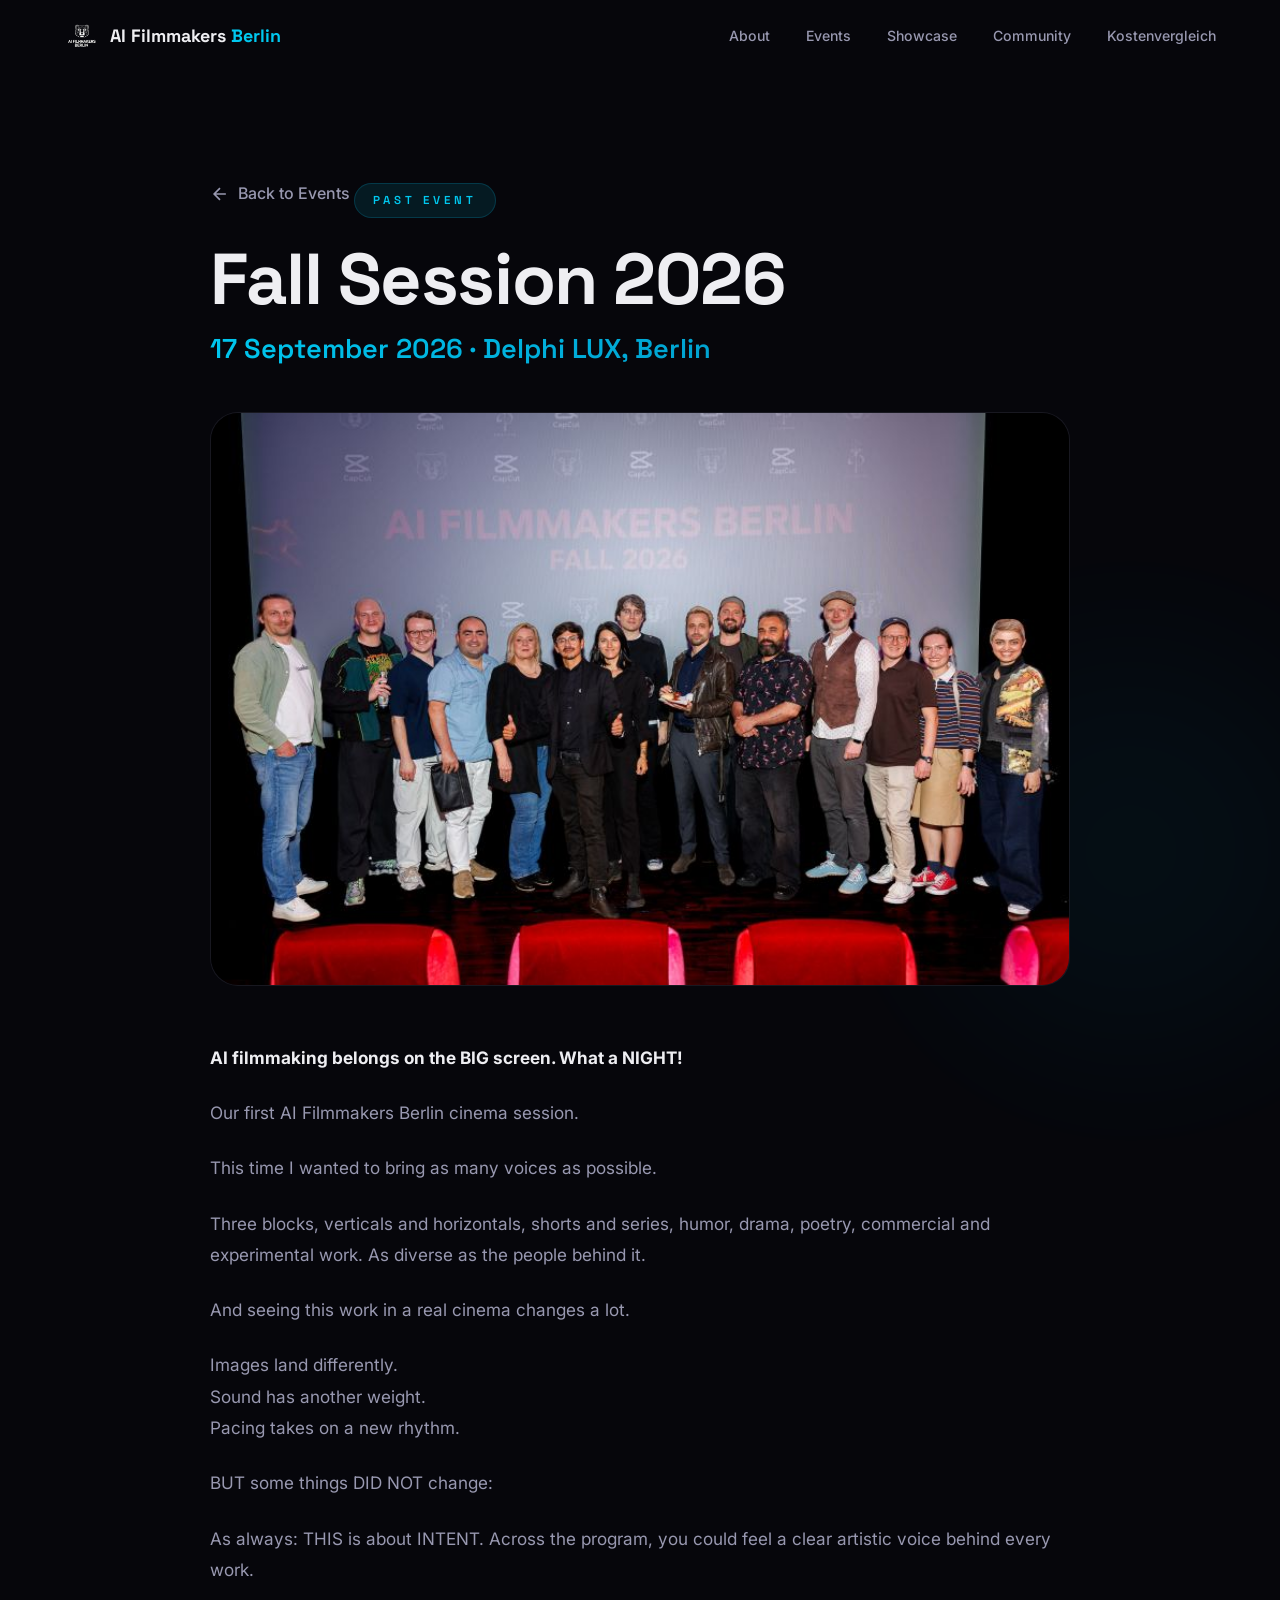
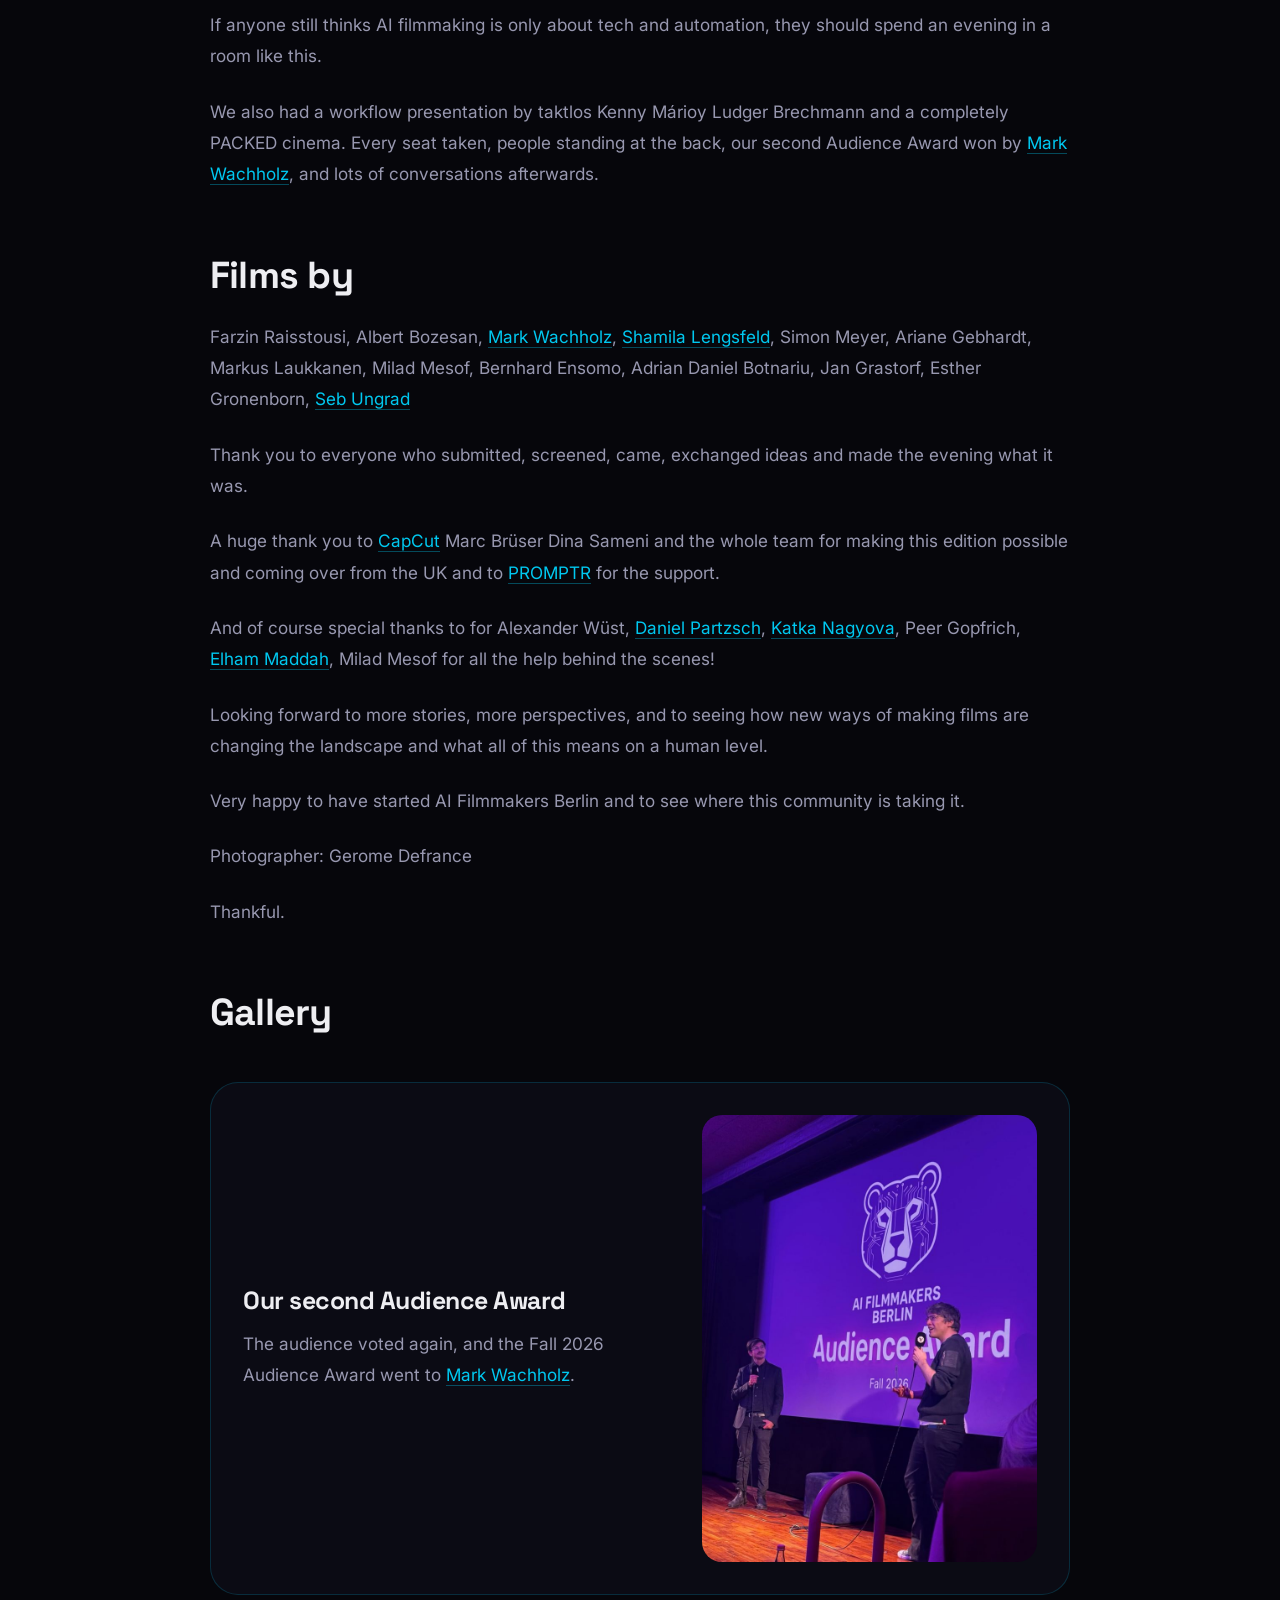
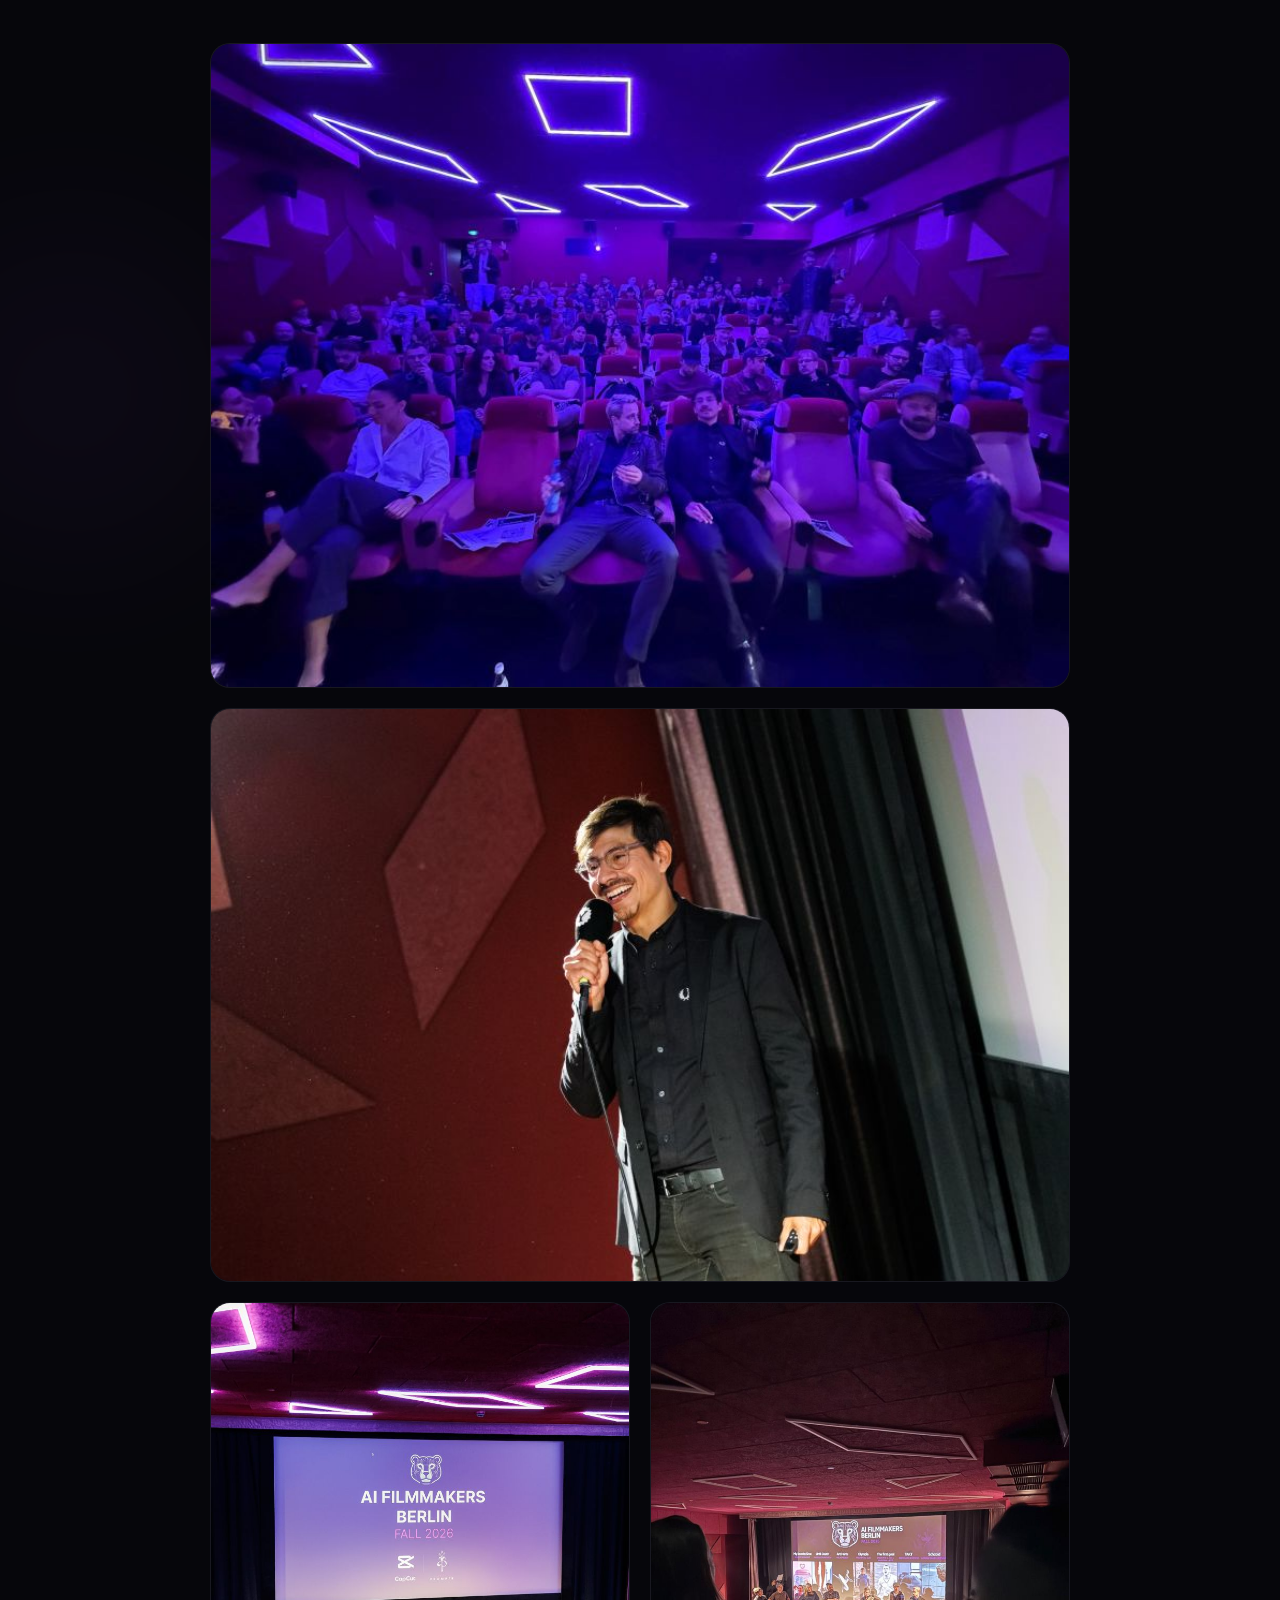
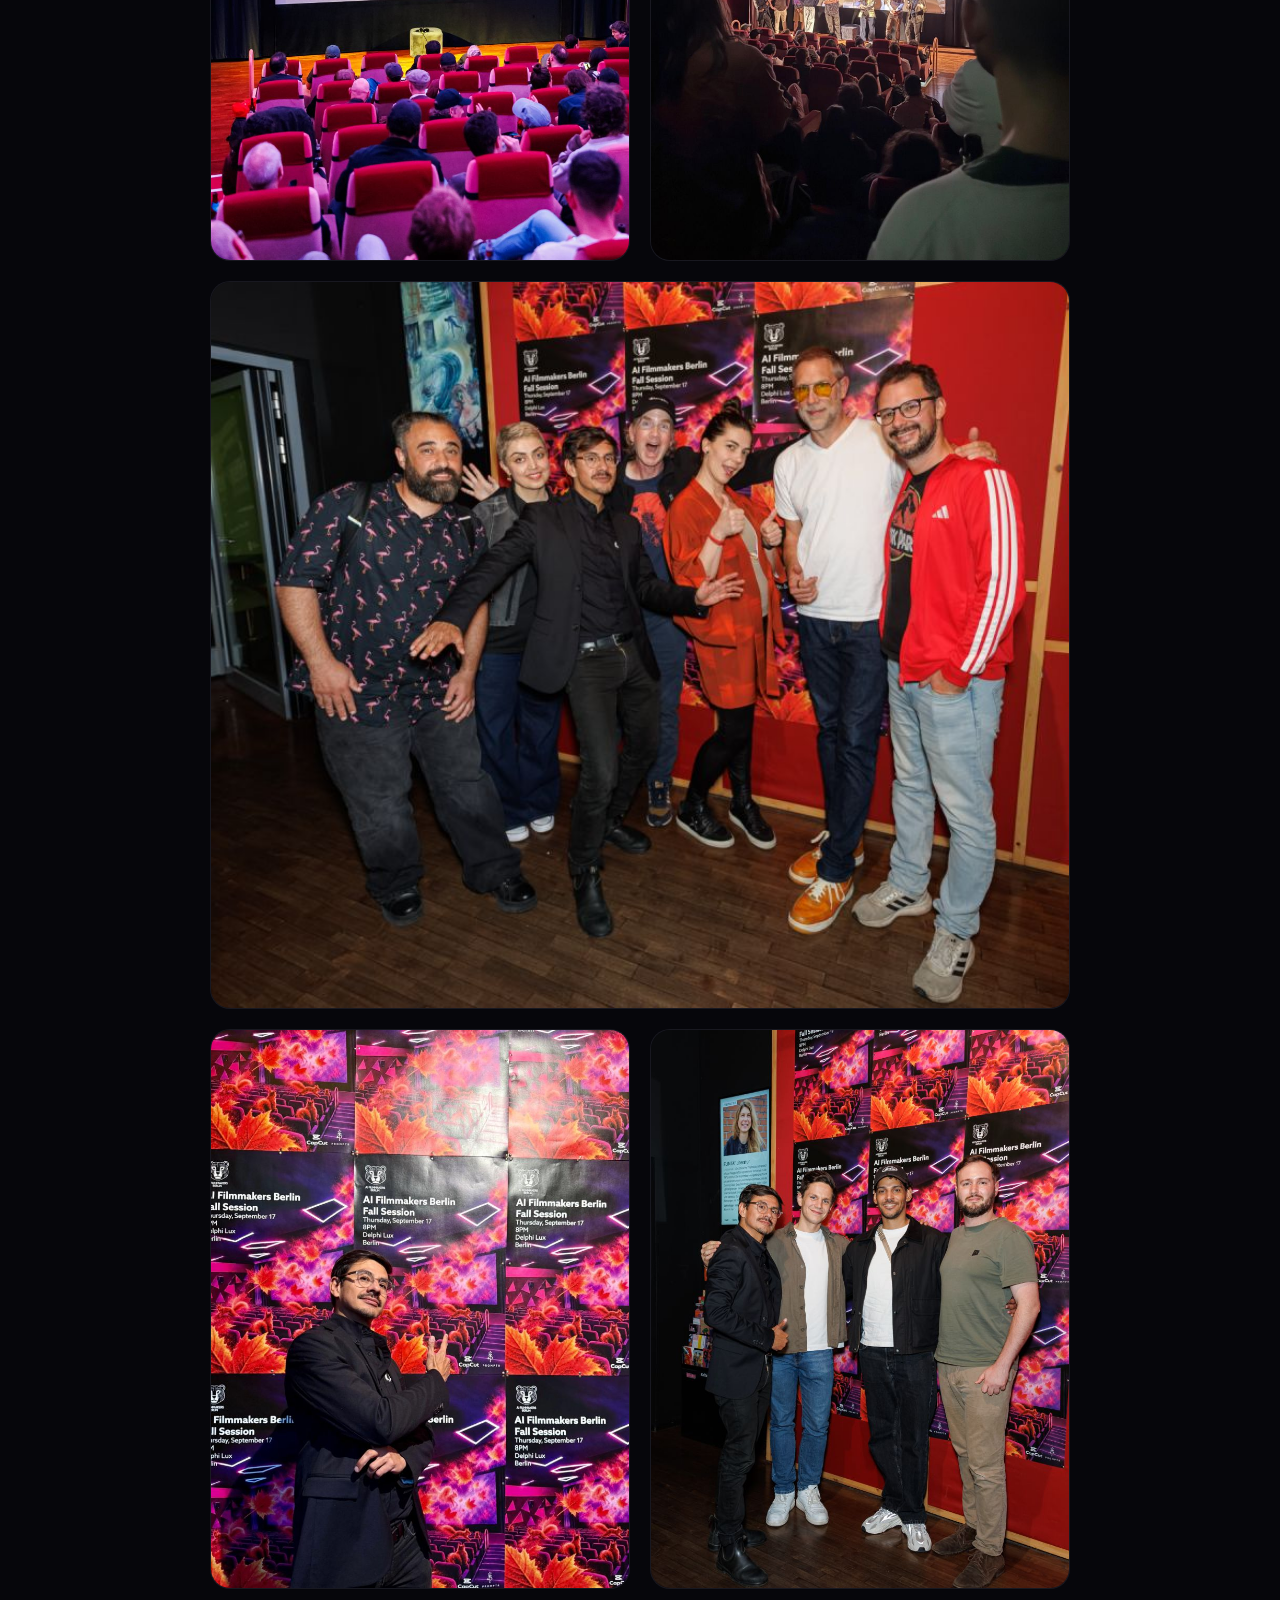
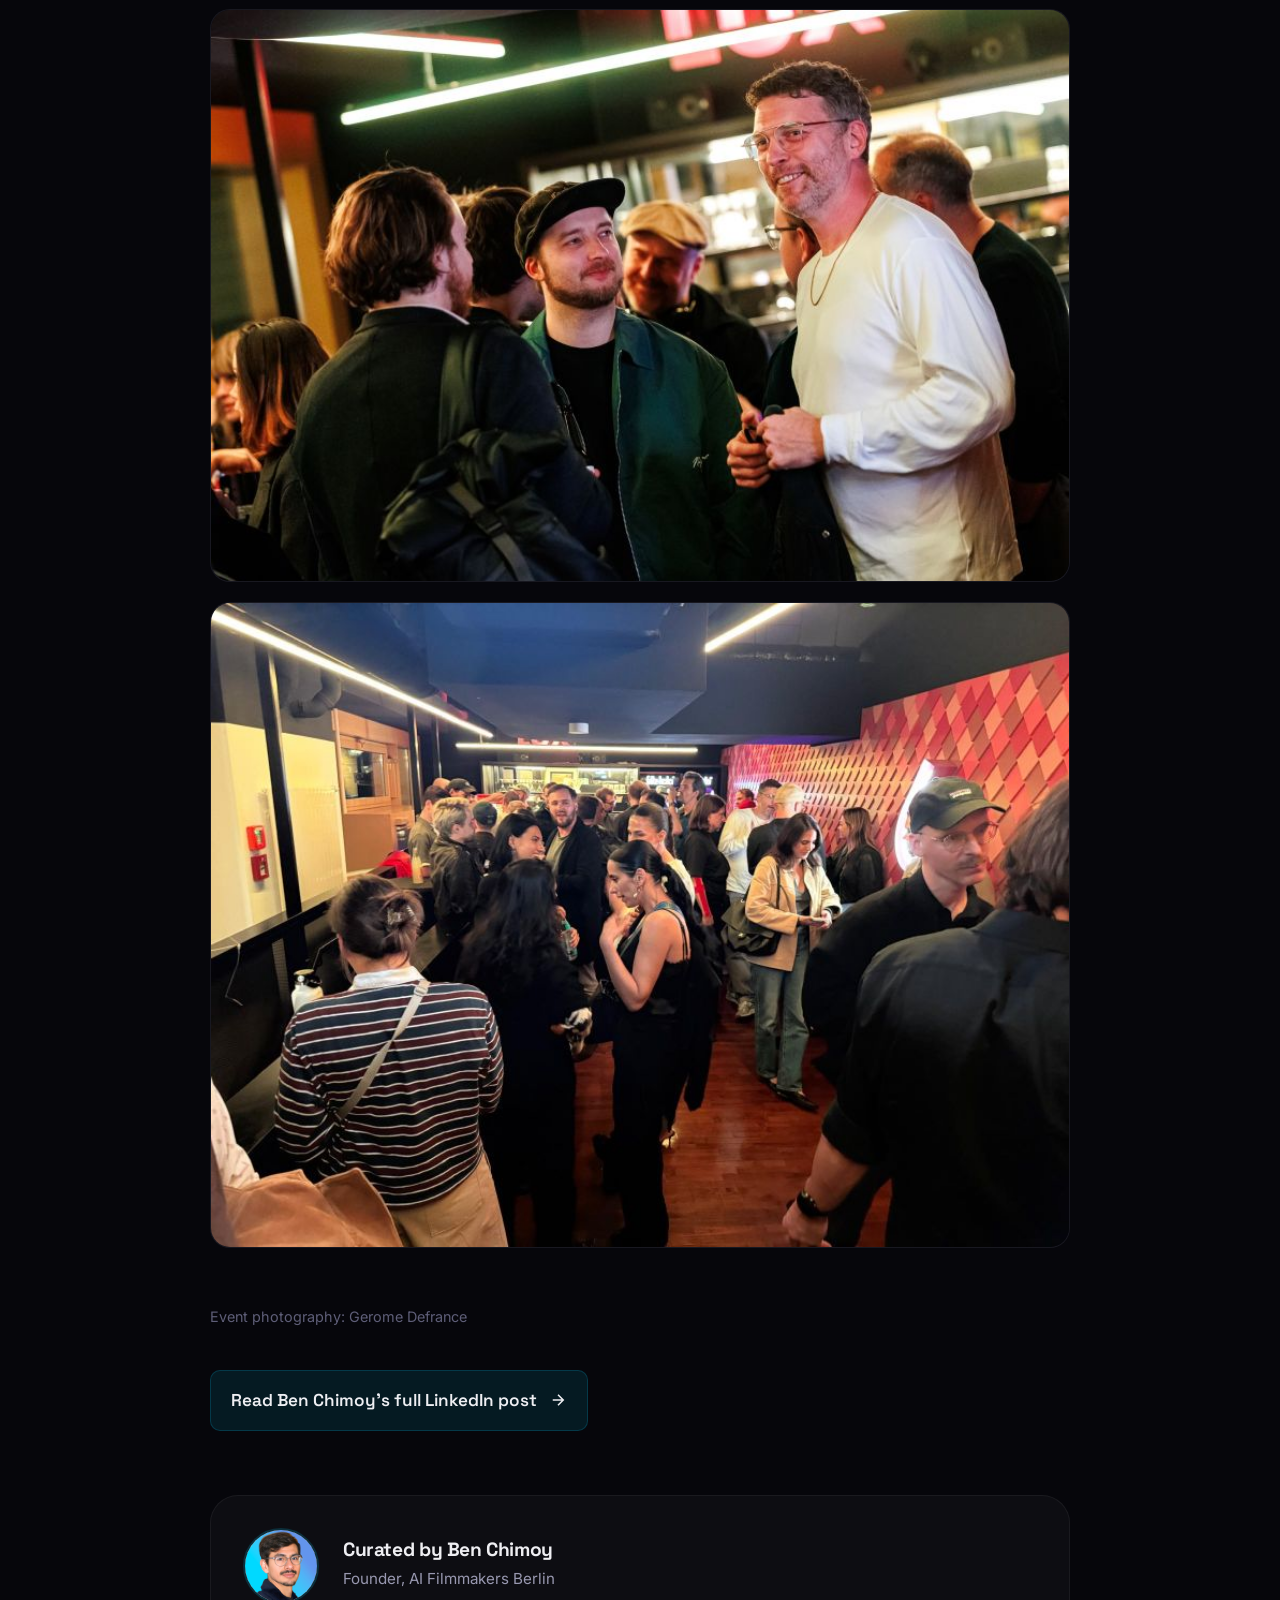
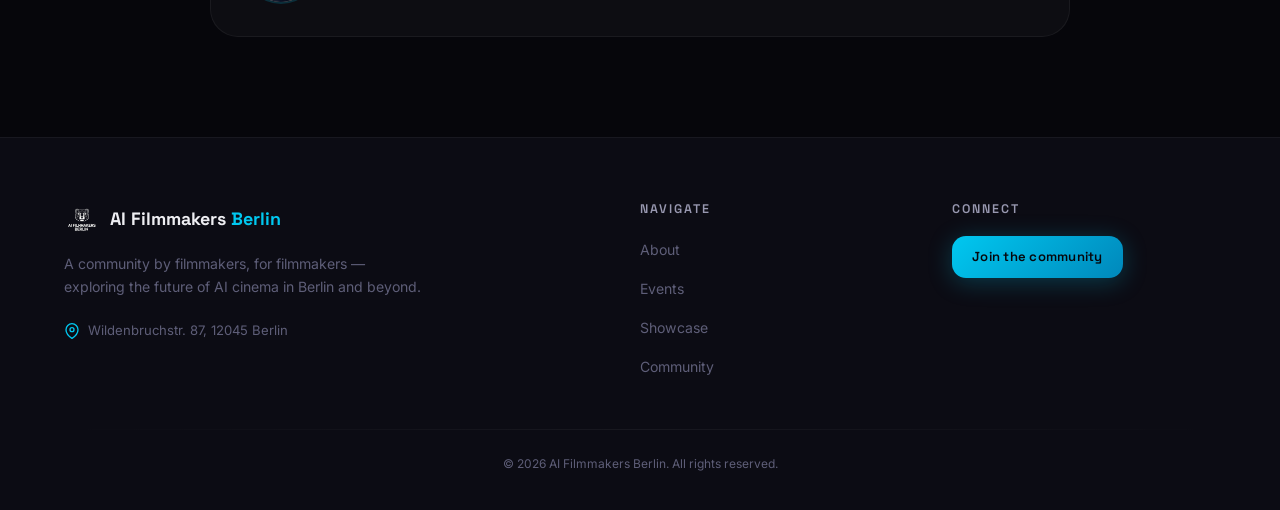
<file: fall-session-2026.html>
<!DOCTYPE html>
<html lang="en">

<head>
    <meta charset="UTF-8">
    <meta name="viewport" content="width=device-width, initial-scale=1.0">
    <title>Fall Session 2026 at Delphi LUX | AI Filmmakers Berlin</title>
    <meta name="description"
        content="Our first AI Filmmakers Berlin cinema session at Delphi LUX on 17 September 2026: a packed cinema, films by 13 AI filmmakers and our second Audience Award.">
    <meta name="robots" content="index, follow">
    <link rel="canonical" href="https://aifilmmakers.berlin/fall-session-2026.html">
    <meta property="og:title" content="Fall Session 2026 at Delphi LUX | AI Filmmakers Berlin">
    <meta property="og:description" content="Our first AI Filmmakers Berlin cinema session at Delphi LUX on 17 September 2026: a packed cinema, films by 13 AI filmmakers and our second Audience Award.">
    <meta property="og:type" content="article">
    <meta property="og:url" content="https://aifilmmakers.berlin/fall-session-2026.html">
    <meta property="og:site_name" content="AI Filmmakers Berlin">
    <meta property="og:locale" content="en_US">
    <meta property="og:image" content="https://aifilmmakers.berlin/gallery/Fall-Session-2026/group-on-stage.jpg">
    <meta property="og:image:width" content="800">
    <meta property="og:image:height" content="533">
    <meta property="og:image:alt" content="Filmmakers and organizers on stage at the AI Filmmakers Berlin Fall Session">
    <meta name="twitter:card" content="summary_large_image">
    <meta name="twitter:title" content="Fall Session 2026 at Delphi LUX | AI Filmmakers Berlin">
    <meta name="twitter:description" content="Our first AI Filmmakers Berlin cinema session at Delphi LUX on 17 September 2026: a packed cinema, films by 13 AI filmmakers and our second Audience Award.">
    <meta name="twitter:image" content="https://aifilmmakers.berlin/gallery/Fall-Session-2026/group-on-stage.jpg">
    <meta name="twitter:image:alt" content="Filmmakers and organizers on stage at the AI Filmmakers Berlin Fall Session">
    <script type="application/ld+json">
    {
        "@context": "https://schema.org",
        "@graph": [
            {
                "@type": "BreadcrumbList",
                "itemListElement": [
                    {
                        "@type": "ListItem",
                        "position": 1,
                        "name": "AI Filmmakers Berlin",
                        "item": "https://aifilmmakers.berlin/"
                    },
                    {
                        "@type": "ListItem",
                        "position": 2,
                        "name": "Events",
                        "item": "https://aifilmmakers.berlin/#events"
                    },
                    {
                        "@type": "ListItem",
                        "position": 3,
                        "name": "Fall Session 2026",
                        "item": "https://aifilmmakers.berlin/fall-session-2026.html"
                    }
                ]
            },
            {
                "@type": "Event",
                "name": "AI Filmmakers Berlin Fall Session 2026",
                "description": "Our first AI Filmmakers Berlin cinema session at Delphi LUX on 17 September 2026: a packed cinema, films by 13 AI filmmakers and our second Audience Award.",
                "url": "https://aifilmmakers.berlin/fall-session-2026.html",
                "image": [
                    "https://aifilmmakers.berlin/gallery/Fall-Session-2026/group-on-stage.jpg"
                ],
                "startDate": "2026-09-17T20:00:00+02:00",
                "endDate": "2026-09-17T23:00:00+02:00",
                "eventAttendanceMode": "https://schema.org/OfflineEventAttendanceMode",
                "eventStatus": "https://schema.org/EventScheduled",
                "location": {
                    "@type": "Place",
                    "name": "Delphi LUX",
                    "address": {
                        "@type": "PostalAddress",
                        "addressLocality": "Berlin",
                        "addressCountry": "DE",
                        "streetAddress": "Kantstraße 10",
                        "postalCode": "10623"
                    }
                },
                "organizer": {
                    "@type": "Organization",
                    "name": "AI Filmmakers Berlin",
                    "url": "https://aifilmmakers.berlin/"
                },
                "performer": {
                    "@type": "Person",
                    "name": "Ben Chimoy",
                    "url": "https://www.linkedin.com/in/benchimoy/"
                },
                "sponsor": [
                    {
                        "@type": "Organization",
                        "name": "CapCut"
                    },
                    {
                        "@type": "Organization",
                        "name": "PROMPTR"
                    }
                ]
            }
        ]
    }
    </script>
    <link rel="icon" type="image/png" href="favicon.jpg.png">
    <link rel="preconnect" href="https://fonts.googleapis.com">
    <link rel="preconnect" href="https://fonts.gstatic.com" crossorigin>
    <link
        href="https://fonts.googleapis.com/css2?family=Inter:wght@300;400;500;600;700&family=Space+Grotesk:wght@400;500;600;700&family=Instrument+Serif&display=swap"
        rel="stylesheet">
    <link rel="stylesheet" href="styles.css">
    <style>
        .event-detail-section {
            padding: 180px 0 100px;
            position: relative;
        }

        .event-detail-content {
            max-width: 860px;
            margin: 0 auto;
            position: relative;
            z-index: 2;
        }

        .back-link {
            display: inline-flex;
            align-items: center;
            gap: 0.5rem;
            color: var(--text-secondary);
            text-decoration: none;
            margin-bottom: 2rem;
            font-weight: 500;
            transition: color 0.3s ease;
        }

        .back-link:hover,
        .event-body a:hover {
            color: var(--text-primary);
        }

        .event-detail-title {
            font-size: clamp(2.5rem, 6vw, 4.5rem);
            font-family: var(--font-heading);
            font-weight: 700;
            margin-bottom: 0.5rem;
            line-height: 1.05;
        }

        .event-detail-meta {
            font-size: clamp(1.15rem, 2.5vw, 1.7rem);
            font-family: var(--font-heading);
            font-weight: 600;
            margin-bottom: 2.5rem;
        }

        .event-hero-image {
            margin: 2.5rem 0 3.5rem;
            overflow: hidden;
            border-radius: var(--radius-xl);
            border: 1px solid var(--border-color);
            background: var(--bg-card);
        }

        .event-hero-image img {
            display: block;
            width: 100%;
            height: auto;
        }

        .event-body {
            font-size: 1.075rem;
            line-height: 1.82;
            color: var(--text-secondary);
        }

        .event-body p {
            margin-bottom: 1.5rem;
        }

        .event-body h2 {
            color: var(--text-primary);
            font-family: var(--font-heading);
            font-size: clamp(1.75rem, 4vw, 2.35rem);
            margin: 4rem 0 1.5rem;
        }

        .event-body a {
            color: var(--accent-blue);
            text-decoration: underline;
            text-decoration-color: rgba(0, 200, 240, 0.35);
            text-underline-offset: 4px;
            transition: color 0.2s ease;
        }

        .event-highlights {
            list-style: none;
            padding: 0;
            margin: 2rem 0 3rem;
        }

        .event-highlights li {
            position: relative;
            padding: 0.9rem 0 0.9rem 2rem;
            border-bottom: 1px solid var(--border-color);
            color: var(--text-primary);
        }

        .event-highlights li::before {
            content: "→";
            position: absolute;
            left: 0;
            color: var(--accent-blue);
        }

        .award-feature {
            margin: 3rem 0;
            display: grid;
            grid-template-columns: minmax(0, 1fr) minmax(240px, 0.8fr);
            align-items: center;
            gap: 2.5rem;
            padding: 2rem;
            border: 1px solid var(--border-highlight);
            border-radius: var(--radius-xl);
            background: var(--bg-card);
        }

        .award-feature img {
            display: block;
            width: 100%;
            height: auto;
            border-radius: var(--radius-lg);
        }

        .award-feature h3 {
            color: var(--text-primary);
            font-family: var(--font-heading);
            font-size: 1.55rem;
            margin-bottom: 0.75rem;
        }

        .award-feature p {
            margin: 0;
        }

        .event-gallery {
            display: grid;
            grid-template-columns: repeat(2, minmax(0, 1fr));
            gap: 1.25rem;
            margin: 2rem 0 3.5rem;
        }

        .event-gallery figure {
            margin: 0;
            overflow: hidden;
            border-radius: var(--radius-lg);
            border: 1px solid var(--border-color);
            background: var(--bg-card);
        }

        .event-gallery figure.wide,
        .event-gallery figure.portrait {
            grid-column: 1 / -1;
        }

        .event-gallery figure.portrait {
            width: min(100%, 520px);
            justify-self: center;
        }

        .event-gallery img {
            display: block;
            width: 100%;
            height: auto;
            transition: transform 0.35s ease;
        }

        .event-gallery figure:not(.wide) img {
            aspect-ratio: 4 / 3;
            object-fit: cover;
        }

        .event-gallery figure.tall img {
            aspect-ratio: 3 / 4;
            object-position: top;
        }

        .event-gallery figure:hover img {
            transform: scale(1.015);
        }

        .linkedin-cta {
            display: inline-flex;
            align-items: center;
            gap: 0.75rem;
            margin-top: 1rem;
            padding: 0.85rem 1.25rem;
            border: 1px solid var(--border-highlight);
            border-radius: 10px;
            color: var(--text-primary) !important;
            text-decoration: none !important;
            font-family: var(--font-heading);
            font-weight: 600;
            background: var(--accent-blue-dim);
        }

        .event-curator-box {
            margin-top: 4rem;
            padding: 2rem;
            border-radius: var(--radius-xl);
            background: rgba(255, 255, 255, 0.03);
            border: 1px solid var(--border-color);
            display: flex;
            align-items: center;
            gap: 1.5rem;
        }

        .event-curator-box img {
            width: 76px;
            height: 76px;
            border-radius: 50%;
            object-fit: cover;
            border: 2px solid var(--border-highlight);
        }

        .event-curator-box h3 {
            margin: 0 0 0.25rem;
            color: var(--text-primary);
            font-size: 1.2rem;
        }

        .event-curator-box p {
            margin: 0;
            font-size: 0.95rem;
        }

        @media (max-width: 700px) {
            .event-detail-section {
                padding: 130px 0 72px;
            }

            .event-gallery,
            .award-feature {
                grid-template-columns: 1fr;
            }

            .event-gallery figure,
            .event-gallery figure.wide,
            .event-gallery figure.portrait {
                grid-column: auto;
                width: 100%;
            }

            .award-feature {
                padding: 1.25rem;
                gap: 1.5rem;
            }

            .event-curator-box {
                align-items: flex-start;
                padding: 1.5rem;
            }
        }
    </style>
</head>

<body>
    <nav class="navbar" id="navbar">
        <div class="nav-container">
            <a href="index.html" class="nav-logo">
                <img src="logo.png" alt="AI Filmmakers Berlin" class="logo-img">
                <span class="logo-text">AI Filmmakers <span class="logo-accent">Berlin</span></span>
            </a>
            <ul class="nav-links" id="navLinks">
                <li><a href="index.html#about">About</a></li>
                <li><a href="index.html#events">Events</a></li>
                <li><a href="index.html#showcase">Showcase</a></li>
                <li><a href="index.html#community">Community</a></li>
                <li><a href="kostenvergleich.html">Kostenvergleich</a></li>
            </ul>
        </div>
    </nav>

    <main>
        <section class="event-detail-section">
            <div class="bg-decoration bg-orb bg-orb-blue" style="top: 8%; right: -4%;"></div>
            <div class="bg-decoration bg-orb bg-orb-purple" style="top: 42%; left: -8%;"></div>
            <div class="container">
                <article class="event-detail-content">
                    <a href="index.html#events" class="back-link">
                        <svg width="20" height="20" viewBox="0 0 24 24" fill="none" stroke="currentColor"
                            stroke-width="2" aria-hidden="true">
                            <path d="M19 12H5M12 19L5 12L12 5" />
                        </svg>
                        Back to Events
                    </a>

                    <span class="section-tag" style="margin-bottom: 1.5rem; display: inline-block;">Past Event</span>
                    <h1 class="event-detail-title">Fall Session 2026</h1>
                    <div class="event-detail-meta text-gradient">17 September 2026 · Delphi LUX, Berlin</div>

                    <div class="event-hero-image">
                        <img src="gallery/Fall-Session-2026/group-on-stage.jpg"
                            alt="Filmmakers and organizers on stage in front of the AI Filmmakers Berlin Fall 2026 screen"
                            width="800" height="533" decoding="async">
                    </div>

                    <div class="event-body">
                        <p><strong style="color: var(--text-primary);">AI filmmaking belongs on the BIG screen. What a NIGHT!</strong></p>

                        <p>Our first AI Filmmakers Berlin cinema session.</p>

                        <p>This time I wanted to bring as many voices as possible.</p>

                        <p>Three blocks, verticals and horizontals, shorts and series, humor, drama, poetry, commercial and experimental work. As diverse as the people behind it.</p>

                        <p>And seeing this work in a real cinema changes a lot.</p>

                        <p>Images land differently.<br>
                            Sound has another weight.<br>
                            Pacing takes on a new rhythm.</p>

                        <p>BUT some things DID NOT change:</p>

                        <p>As always: THIS is about INTENT. Across the program, you could feel a clear artistic voice behind every work.</p>

                        <p>If anyone still thinks AI filmmaking is only about tech and automation, they should spend an evening in a room like this.</p>

                        <p>We also had a workflow presentation by taktlos Kenny Márioy Ludger Brechmann and a completely PACKED cinema. Every seat taken, people standing at the back, our second Audience Award won by <a href="https://www.linkedin.com/in/markwachholz/de/" target="_blank" rel="noopener">Mark Wachholz</a>, and lots of conversations afterwards.</p>

                        <h2>Films by</h2>
                        <p>Farzin Raisstousi, Albert Bozesan, <a href="https://www.linkedin.com/in/markwachholz/de/" target="_blank" rel="noopener">Mark Wachholz</a>, <a href="https://www.linkedin.com/in/shamila-lengsfeld/" target="_blank" rel="noopener">Shamila Lengsfeld</a>, Simon Meyer, Ariane Gebhardt, Markus Laukkanen, Milad Mesof, Bernhard Ensomo, Adrian Daniel Botnariu, Jan Grastorf, Esther Gronenborn, <a href="https://www.linkedin.com/in/seb-ungrad-b9381ba1/" target="_blank" rel="noopener">Seb Ungrad</a></p>

                        <p>Thank you to everyone who submitted, screened, came, exchanged ideas and made the evening what it was.</p>

                        <p>A huge thank you to <a href="https://www.capcut.com/" target="_blank" rel="noopener">CapCut</a> Marc Brüser Dina Sameni and the whole team for making this edition possible and coming over from the UK and to <a href="https://www.linkedin.com/company/promptrstudios/" target="_blank" rel="noopener">PROMPTR</a> for the support.</p>

                        <p>And of course special thanks to for Alexander Wüst, <a href="https://www.linkedin.com/in/danielpartzsch/" target="_blank" rel="noopener">Daniel Partzsch</a>, <a href="https://www.linkedin.com/in/katkanagyova/" target="_blank" rel="noopener">Katka Nagyova</a>, Peer Gopfrich, <a href="https://www.linkedin.com/in/elham-maddah/" target="_blank" rel="noopener">Elham Maddah</a>, Milad Mesof for all the help behind the scenes!</p>

                        <p>Looking forward to more stories, more perspectives, and to seeing how new ways of making films are changing the landscape and what all of this means on a human level.</p>

                        <p>Very happy to have started AI Filmmakers Berlin and to see where this community is taking it.</p>

                        <p>Photographer: Gerome Defrance</p>

                        <p>Thankful.</p>

                        <h2>Gallery</h2>
                        <div class="award-feature">
                            <div>
                                <h3>Our second Audience Award</h3>
                                <p>The audience voted again, and the Fall 2026 Audience Award went to <a href="https://www.linkedin.com/in/markwachholz/de/" target="_blank" rel="noopener">Mark Wachholz</a>.</p>
                            </div>
                            <img src="gallery/Fall-Session-2026/audience-award.jpg"
                                alt="Announcing the AI Filmmakers Berlin Audience Award Fall 2026 on stage at Delphi LUX"
                                width="800" height="1066" loading="lazy" decoding="async">
                        </div>

                        <div class="event-gallery">
                            <figure class="wide">
                                <img src="gallery/Fall-Session-2026/audience.jpg" alt="A packed cinema hall at Delphi LUX for the AI Filmmakers Berlin Fall Session" width="800"
                                    height="600" loading="lazy" decoding="async">
                            </figure>
                            <figure class="wide">
                                <img src="gallery/Fall-Session-2026/ben-chimoy-stage.jpg"
                                    alt="Ben Chimoy hosting the Fall Session on stage at Delphi LUX" width="800"
                                    height="533" loading="lazy" decoding="async">
                            </figure>
                            <figure class="tall">
                                <img src="gallery/Fall-Session-2026/screen-fall-2026.jpg" alt="Guests taking their seats in front of the AI Filmmakers Berlin Fall 2026 screen" width="800"
                                    height="1200" loading="lazy" decoding="async">
                            </figure>
                            <figure class="tall">
                                <img src="gallery/Fall-Session-2026/filmmakers-on-stage.jpg" alt="Filmmakers on stage in front of the Fall Session programme" width="800"
                                    height="1066" loading="lazy" decoding="async">
                            </figure>
                            <figure class="wide">
                                <img src="gallery/Fall-Session-2026/group-posters.jpg" alt="Ben Chimoy with guests in front of the Fall Session posters" width="800"
                                    height="677" loading="lazy" decoding="async">
                            </figure>
                            <figure class="tall">
                                <img src="gallery/Fall-Session-2026/ben-chimoy-posters.jpg" alt="Ben Chimoy in front of the Fall Session posters" width="800"
                                    height="1067" loading="lazy" decoding="async">
                            </figure>
                            <figure class="tall">
                                <img src="gallery/Fall-Session-2026/group-four.jpg" alt="Ben Chimoy with guests at the Fall Session poster wall" width="800"
                                    height="1200" loading="lazy" decoding="async">
                            </figure>
                            <figure class="wide">
                                <img src="gallery/Fall-Session-2026/bar-conversations.jpg" alt="Conversations at the Delphi LUX bar after the screening" width="800"
                                    height="533" loading="lazy" decoding="async">
                            </figure>
                            <figure class="wide">
                                <img src="gallery/Fall-Session-2026/foyer.jpg" alt="Guests talking in the Delphi LUX foyer after the screening" width="800"
                                    height="600" loading="lazy" decoding="async">
                            </figure>
                        </div>
                        <p style="font-size: 0.9rem; color: var(--text-muted);">Event photography: Gerome Defrance</p>

                        <a class="linkedin-cta"
                            href="https://www.linkedin.com/posts/benchimoy_innovation-aifilmmakersberlin-createiveai-activity-7507732331789586432-iO0f"
                            target="_blank" rel="noopener">
                            Read Ben Chimoy’s full LinkedIn post
                            <svg width="18" height="18" viewBox="0 0 24 24" fill="none" stroke="currentColor"
                                stroke-width="2" aria-hidden="true">
                                <path d="M5 12h14M12 5l7 7-7 7" />
                            </svg>
                        </a>

                        <div class="event-curator-box">
                            <img src="Logos_Filmmaker/Ben Chimoy LinkedIn.jpeg" alt="Ben Chimoy" loading="lazy">
                            <div>
                                <h3>Curated by Ben Chimoy</h3>
                                <p>Founder, AI Filmmakers Berlin</p>
                            </div>
                        </div>
                    </div>
                </article>
            </div>
        </section>
    </main>

    <footer class="footer">
        <div class="container">
            <div class="footer-grid">
                <div class="footer-brand-col">
                    <div class="footer-brand">
                        <img src="logo.png" alt="AI Filmmakers Berlin" class="logo-img">
                        <span class="logo-text">AI Filmmakers <span class="logo-accent">Berlin</span></span>
                    </div>
                    <p class="footer-text">A community by filmmakers, for filmmakers — exploring the future of AI cinema in Berlin and beyond.</p>
                    <div class="footer-address">
                        <svg width="16" height="16" viewBox="0 0 24 24" fill="none" stroke="currentColor"
                            stroke-width="2" aria-hidden="true">
                            <path d="M21 10c0 7-9 13-9 13s-9-6-9-13a9 9 0 0 1 18 0z" />
                            <circle cx="12" cy="10" r="3" />
                        </svg>
                        <span>Wildenbruchstr. 87, 12045 Berlin</span>
                    </div>
                </div>
                <div class="footer-nav-col">
                    <h4 class="footer-heading">Navigate</h4>
                    <ul class="footer-nav">
                        <li><a href="index.html#about">About</a></li>
                        <li><a href="index.html#events">Events</a></li>
                        <li><a href="index.html#showcase">Showcase</a></li>
                        <li><a href="index.html#community">Community</a></li>
                    </ul>
                </div>
                <div class="footer-connect-col">
                    <h4 class="footer-heading">Connect</h4>
                    <a href="index.html#notify" class="btn btn-primary btn-sm footer-cta">Join the community</a>
                </div>
            </div>
            <div class="footer-bottom">
                <div class="footer-divider"></div>
                <p class="footer-copyright">&copy; 2026 AI Filmmakers Berlin. All rights reserved.</p>
            </div>
        </div>
    </footer>

    <script src="site-config.js"></script>
    <script src="script.js"></script>
</body>

</html>
</file>
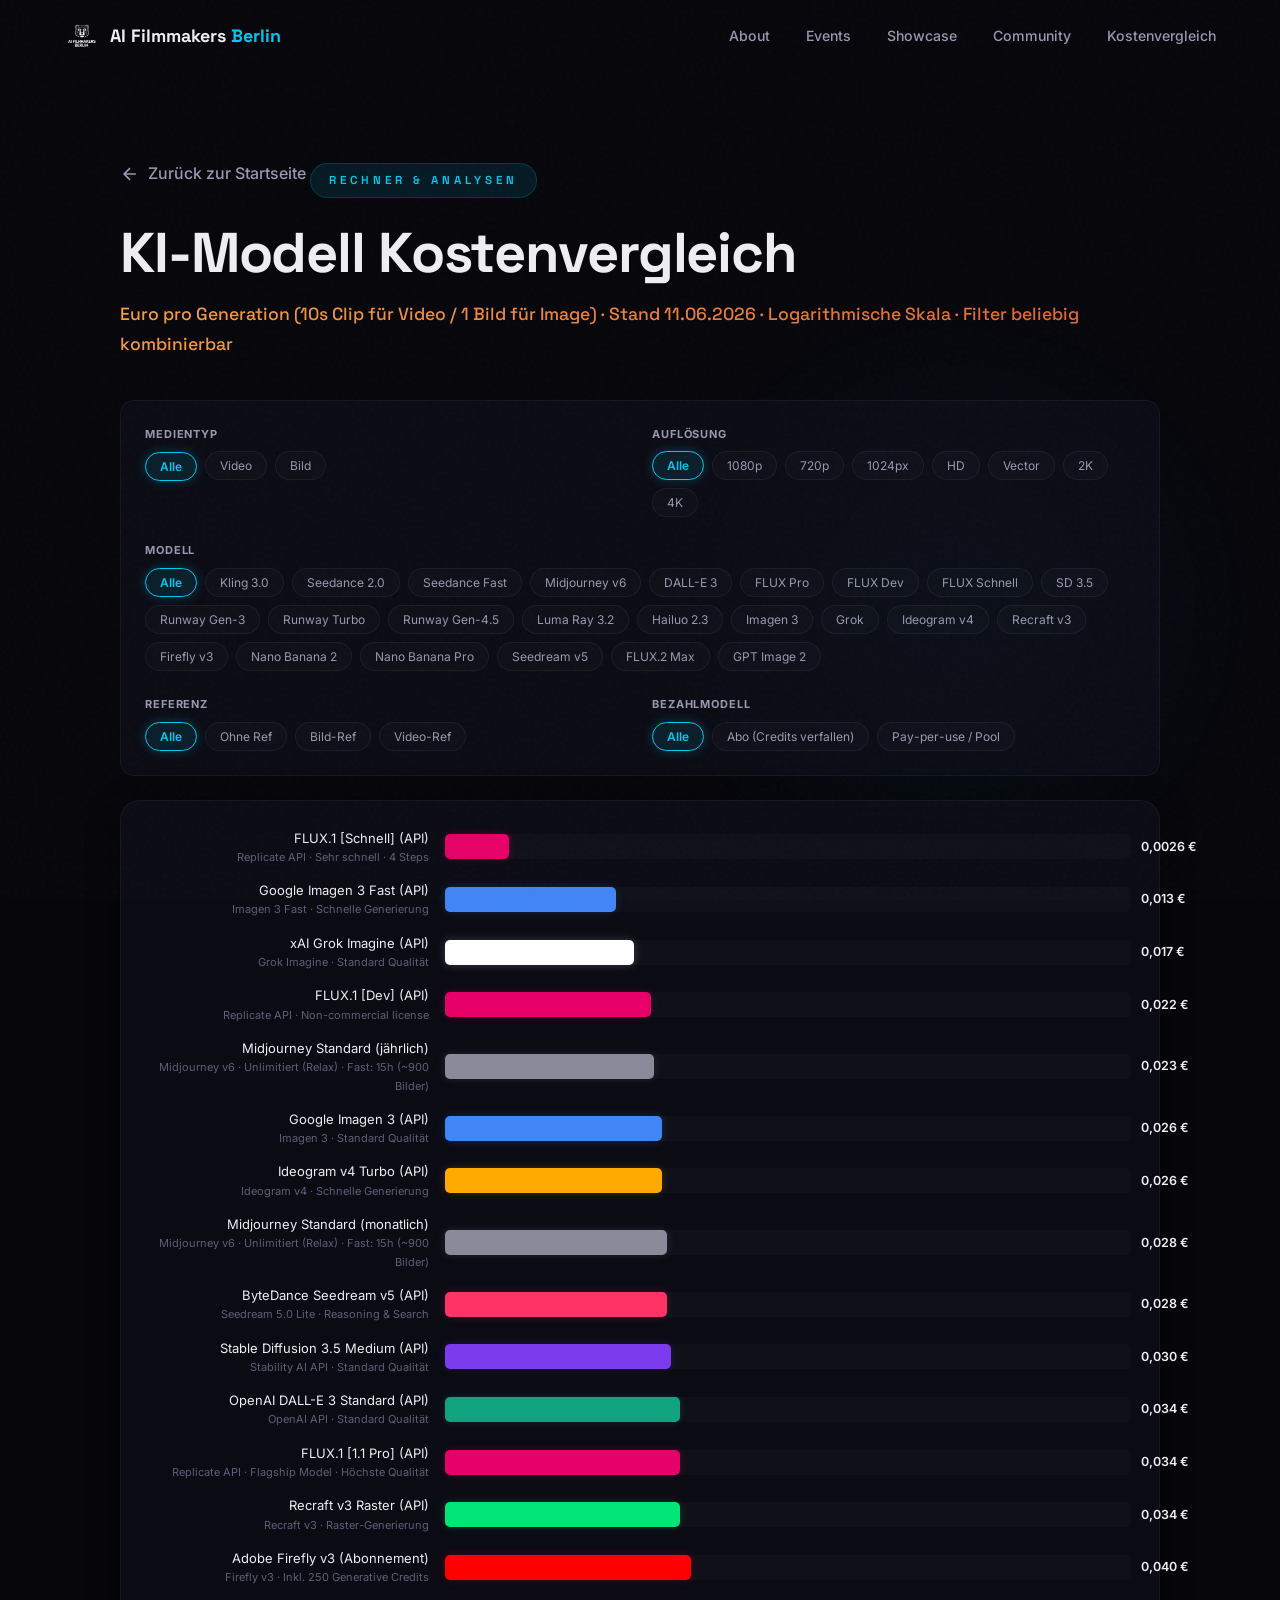
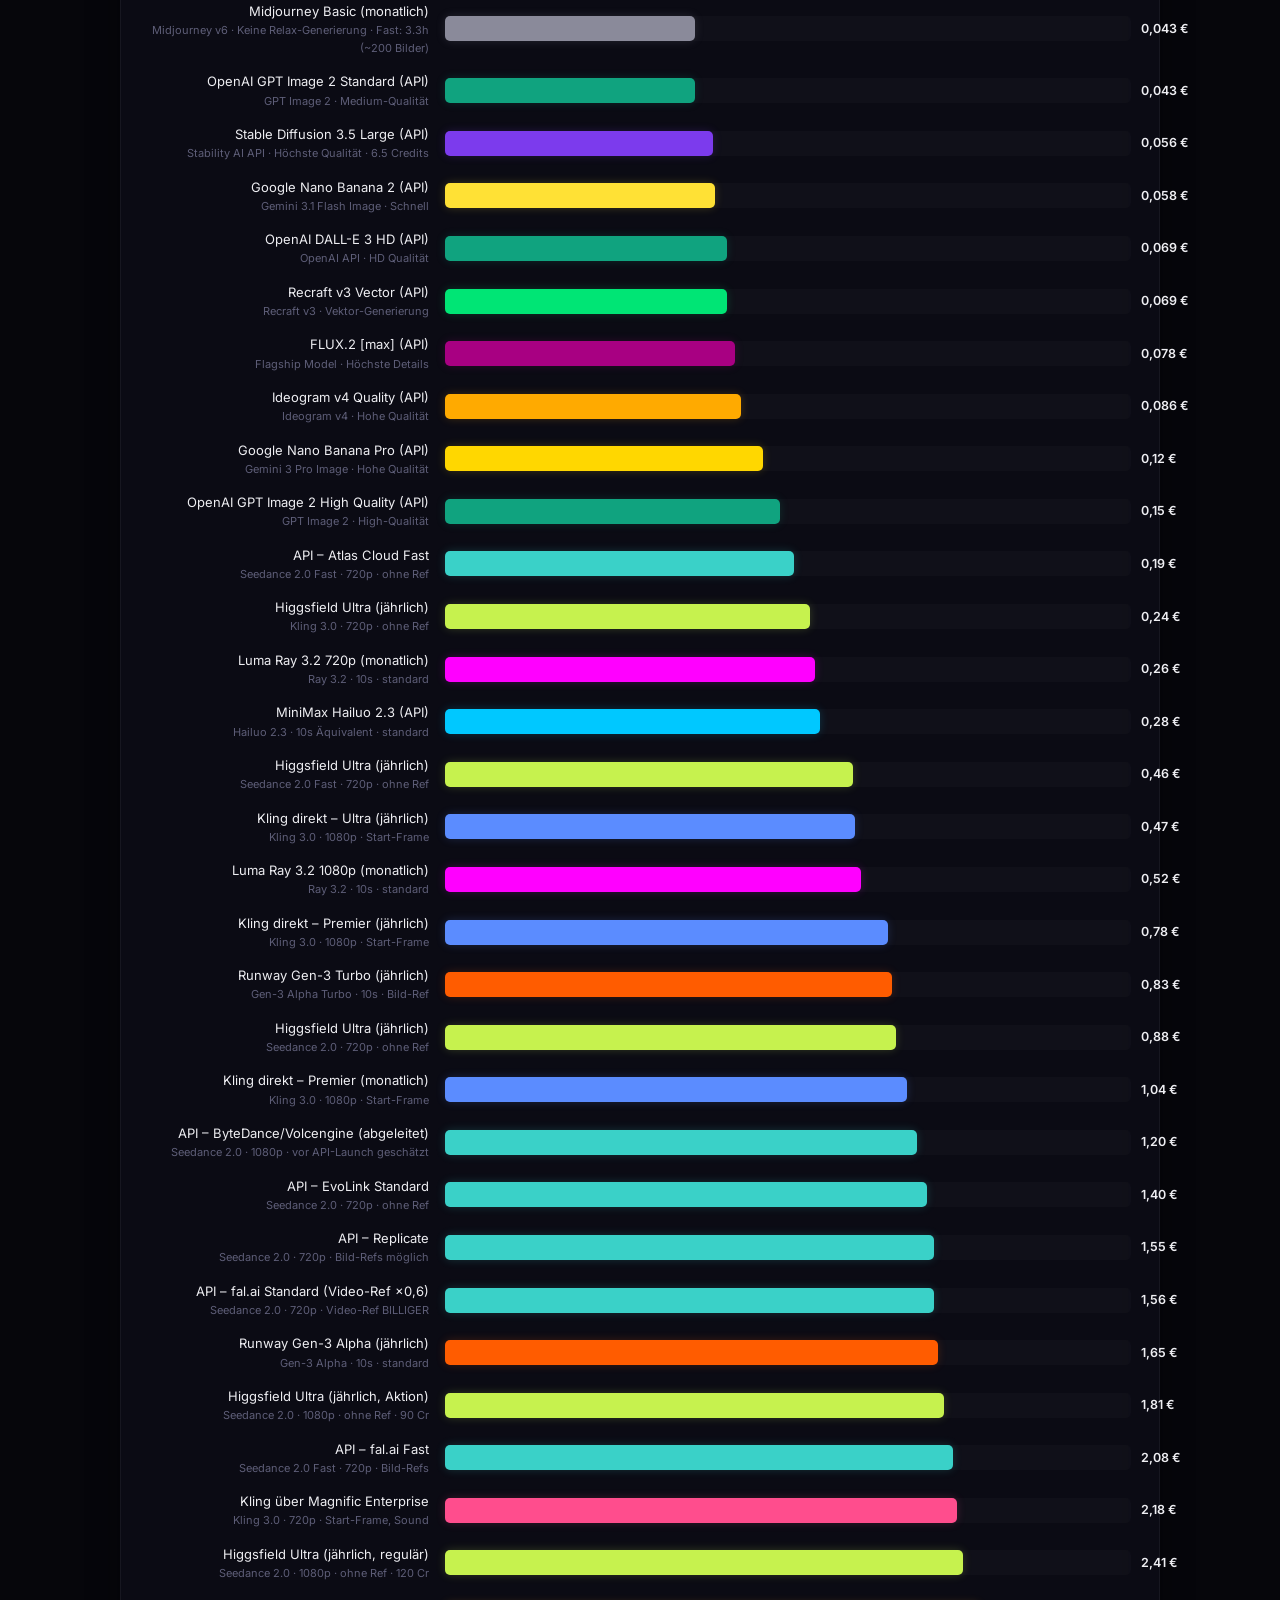
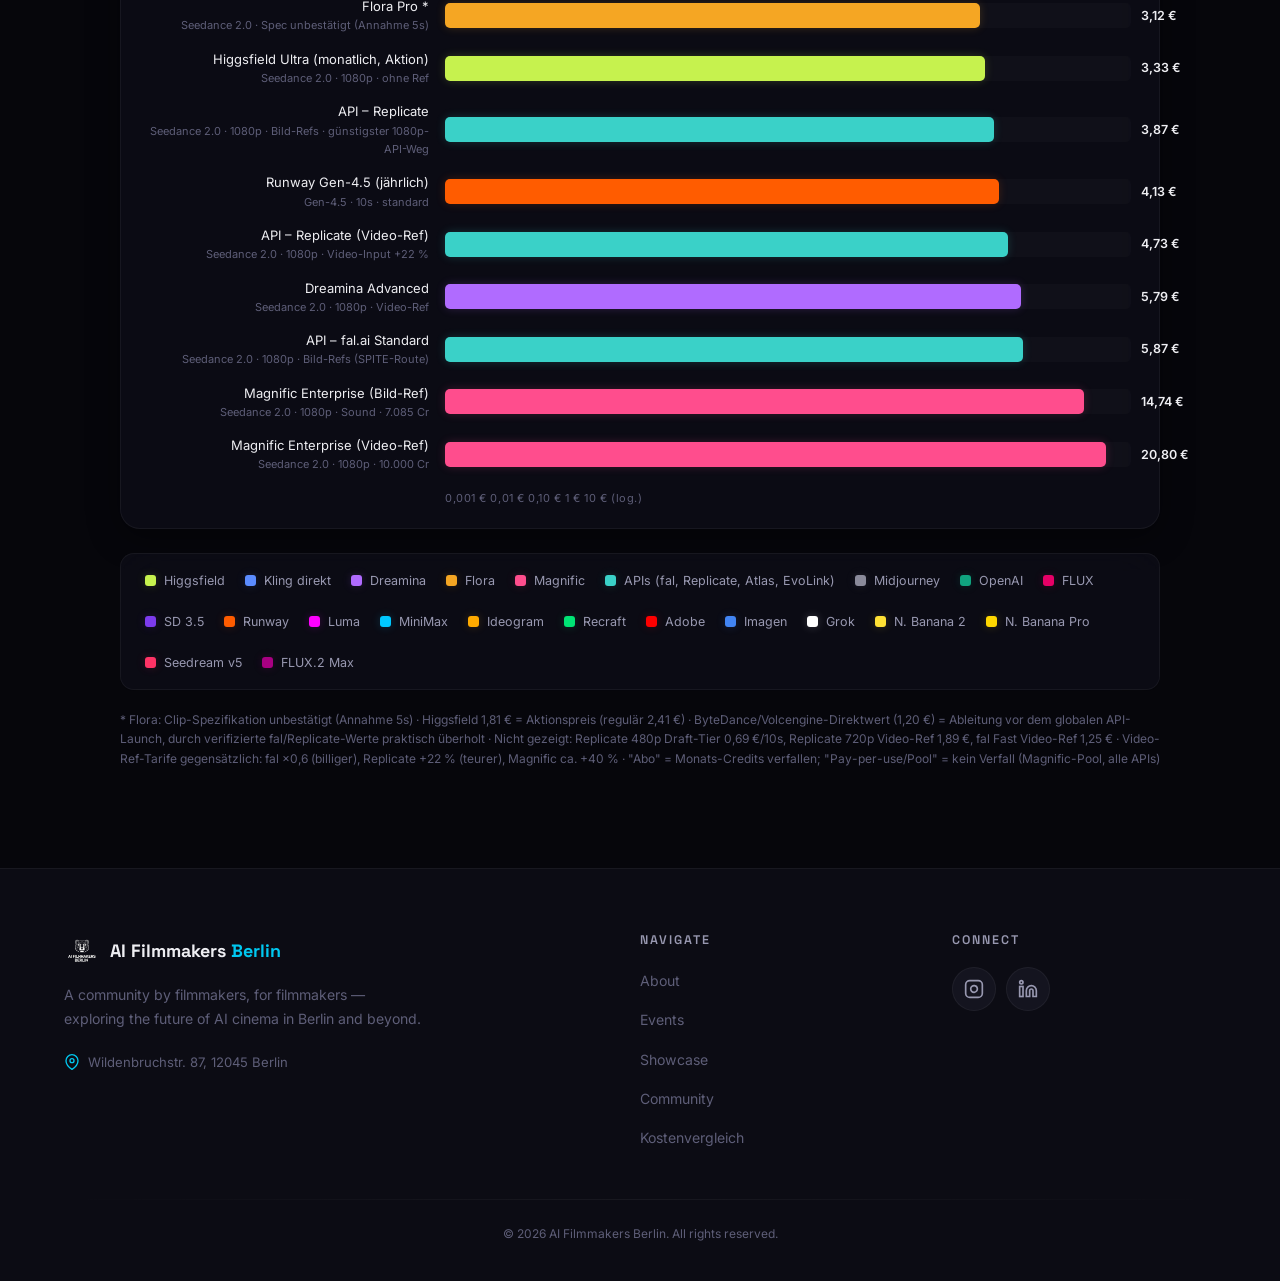
<file: kostenvergleich.html>
<!DOCTYPE html>
<html lang="de">

<head>
    <meta charset="UTF-8">
    <meta name="viewport" content="width=device-width, initial-scale=1.0">
    <title>KI-Video Kostenvergleich: Preise pro Clip | AI Filmmakers Berlin</title>
    <meta name="description" content="Interaktiver Kostenvergleich für KI-Videoplattformen und -Modelle: Preise pro 10-Sekunden-Clip nach Auflösung, Modell und Abo-Bindung, täglich aktualisiert.">
    <meta name="robots" content="index, follow">
    <link rel="canonical" href="https://aifilmmakers.berlin/kostenvergleich.html">
    <meta property="og:title" content="KI-Video Kostenvergleich: Preise pro Clip | AI Filmmakers Berlin">
    <meta property="og:description" content="Interaktiver Kostenvergleich für KI-Videoplattformen und -Modelle: Preise pro 10-Sekunden-Clip nach Auflösung, Modell und Abo-Bindung, täglich aktualisiert.">
    <meta property="og:type" content="website">
    <meta property="og:url" content="https://aifilmmakers.berlin/kostenvergleich.html">
    <meta property="og:site_name" content="AI Filmmakers Berlin">
    <meta property="og:locale" content="de_DE">
    <meta property="og:image" content="https://aifilmmakers.berlin/logo.png">
    <meta property="og:image:width" content="1024">
    <meta property="og:image:height" content="571">
    <meta property="og:image:alt" content="AI Filmmakers Berlin logo">
    <meta name="twitter:card" content="summary_large_image">
    <meta name="twitter:title" content="KI-Video Kostenvergleich: Preise pro Clip | AI Filmmakers Berlin">
    <meta name="twitter:description" content="Interaktiver Kostenvergleich für KI-Videoplattformen und -Modelle: Preise pro 10-Sekunden-Clip nach Auflösung, Modell und Abo-Bindung, täglich aktualisiert.">
    <meta name="twitter:image" content="https://aifilmmakers.berlin/logo.png">
    <meta name="twitter:image:alt" content="AI Filmmakers Berlin logo">
    <script type="application/ld+json">
    {
        "@context": "https://schema.org",
        "@graph": [
            {
                "@type": "BreadcrumbList",
                "itemListElement": [
                    {
                        "@type": "ListItem",
                        "position": 1,
                        "name": "AI Filmmakers Berlin",
                        "item": "https://aifilmmakers.berlin/"
                    },
                    {
                        "@type": "ListItem",
                        "position": 2,
                        "name": "KI-Video Kostenvergleich",
                        "item": "https://aifilmmakers.berlin/kostenvergleich.html"
                    }
                ]
            },
            {
                "@type": "WebPage",
                "name": "KI-Video Kostenvergleich: Preise pro Clip | AI Filmmakers Berlin",
                "url": "https://aifilmmakers.berlin/kostenvergleich.html",
                "description": "Interaktiver Kostenvergleich für KI-Videoplattformen und -Modelle: Preise pro 10-Sekunden-Clip nach Auflösung, Modell und Abo-Bindung, täglich aktualisiert.",
                "inLanguage": "de",
                "isPartOf": {
                    "@type": "WebSite",
                    "name": "AI Filmmakers Berlin",
                    "url": "https://aifilmmakers.berlin/"
                }
            }
        ]
    }
    </script>
    <link rel="icon" type="image/png" href="favicon.jpg.png">
    <link rel="preconnect" href="https://fonts.googleapis.com">
    <link rel="preconnect" href="https://fonts.gstatic.com" crossorigin>
    <link
        href="https://fonts.googleapis.com/css2?family=Inter:wght@300;400;500;600;700&family=Space+Grotesk:wght@400;500;600;700&family=Instrument+Serif&display=swap"
        rel="stylesheet">
    <link rel="stylesheet" href="styles.css">
    <style>
        .event-detail-section {
            padding: 160px 0 100px;
            position: relative;
        }

        .event-detail-content {
            max-width: 1040px;
            margin: 0 auto;
            position: relative;
            z-index: 2;
        }

        .back-link {
            display: inline-flex;
            align-items: center;
            gap: 0.5rem;
            color: var(--text-secondary);
            text-decoration: none;
            margin-bottom: 2rem;
            font-weight: 500;
            transition: color 0.3s ease;
        }

        .back-link:hover {
            color: var(--text-primary);
        }

        .event-detail-title {
            font-size: clamp(2.2rem, 5vw, 3.5rem);
            font-family: 'Space Grotesk', sans-serif;
            font-weight: 700;
            margin-bottom: 1rem;
            line-height: 1.1;
        }

        .calc-wrap {
            margin-top: 2.5rem;
        }

        .filters {
            display: flex;
            flex-wrap: wrap;
            gap: 24px;
            margin-bottom: 24px;
            background: var(--bg-card);
            border: 1px solid var(--border-color);
            border-radius: var(--radius-md);
            padding: 24px;
            backdrop-filter: blur(var(--glass-blur));
        }

        .fgroup {
            display: flex;
            flex-direction: column;
            gap: 8px;
            flex: 1 1 200px;
        }

        .ftitle {
            font-size: 11px;
            font-weight: 700;
            text-transform: uppercase;
            letter-spacing: .08em;
            color: var(--text-secondary);
        }

        .chips {
            display: flex;
            flex-wrap: wrap;
            gap: 8px;
        }

        .chip {
            font-size: 12px;
            padding: 6px 14px;
            border-radius: 99px;
            border: 1px solid var(--border-color);
            background: rgba(255, 255, 255, 0.02);
            color: var(--text-secondary);
            cursor: pointer;
            transition: all var(--transition-fast);
            font-family: var(--font-body);
        }

        .chip:hover {
            border-color: var(--text-secondary);
            color: var(--text-primary);
        }

        .chip.on {
            background: var(--accent-blue-dim);
            color: var(--accent-blue);
            border-color: var(--accent-blue);
            font-weight: 600;
            box-shadow: 0 0 12px var(--accent-blue-glow);
        }

        .chart {
            background: var(--bg-card);
            border: 1px solid var(--border-color);
            border-radius: var(--radius-lg);
            padding: 28px 28px 20px;
            min-height: 120px;
            backdrop-filter: blur(var(--glass-blur));
            box-shadow: var(--shadow-md);
        }

        .row {
            display: flex;
            align-items: center;
            margin-bottom: 16px;
            gap: 16px;
        }

        .label {
            width: 280px;
            font-size: 13px;
            text-align: right;
            color: var(--text-primary);
            flex-shrink: 0;
            line-height: 1.4;
        }

        .label .res {
            color: var(--text-muted);
            font-size: 11px;
        }

        .barwrap {
            flex: 1;
            position: relative;
            height: 25px;
            background: rgba(255, 255, 255, 0.02);
            border-radius: 5px;
        }

        .bar {
            height: 25px;
            border-radius: 5px;
            min-width: 6px;
            transition: width 0.35s cubic-bezier(0.4, 0, 0.2, 1);
        }

        .val-out {
            position: absolute;
            left: calc(100% + 10px);
            top: 50%;
            transform: translateY(-50%);
            font-size: 12.5px;
            font-weight: 600;
            white-space: nowrap;
            color: var(--text-primary);
        }

        /* Platform Colors */
        .api { background: #3ad1c8; box-shadow: 0 0 10px rgba(58, 209, 200, 0.2); }
        .higgs { background: #c6f24e; box-shadow: 0 0 10px rgba(198, 242, 78, 0.2); }
        .klingd { background: #5b8cff; box-shadow: 0 0 10px rgba(91, 140, 255, 0.2); }
        .magnific { background: #ff4d8d; box-shadow: 0 0 10px rgba(255, 77, 141, 0.2); }
        .dreamina { background: #b06bff; box-shadow: 0 0 10px rgba(176, 107, 255, 0.2); }
        .flora { background: #f5a623; box-shadow: 0 0 10px rgba(245, 166, 35, 0.2); }
        .midjourney { background: #8a8a9a; box-shadow: 0 0 10px rgba(138, 138, 154, 0.2); }
        .openai { background: #10a37f; box-shadow: 0 0 10px rgba(16, 163, 127, 0.2); }
        .flux { background: #e60067; box-shadow: 0 0 10px rgba(230, 0, 103, 0.2); }
        .stability { background: #7c3bed; box-shadow: 0 0 10px rgba(124, 59, 237, 0.2); }
        .runway { background: #ff5c00; box-shadow: 0 0 10px rgba(255, 92, 0, 0.2); }
        .luma { background: #ff00ff; box-shadow: 0 0 10px rgba(255, 0, 255, 0.2); }
        .hailuo { background: #00c8ff; box-shadow: 0 0 10px rgba(0, 200, 255, 0.2); }
        .ideogram { background: #ffaa00; box-shadow: 0 0 10px rgba(255, 170, 0, 0.2); }
        .recraft { background: #00e575; box-shadow: 0 0 10px rgba(0, 229, 117, 0.2); }
        .adobe { background: #ff0000; box-shadow: 0 0 10px rgba(255, 0, 0, 0.2); }
        .imagen { background: #4285f4; box-shadow: 0 0 10px rgba(66, 133, 244, 0.2); }
        .grok { background: #ffffff; box-shadow: 0 0 10px rgba(255, 255, 255, 0.2); }
        .nanbanan2 { background: #ffe135; box-shadow: 0 0 10px rgba(255, 225, 53, 0.2); }
        .nanbananpro { background: #ffd700; box-shadow: 0 0 10px rgba(255, 215, 0, 0.2); }
        .seedream5 { background: #ff3366; box-shadow: 0 0 10px rgba(255, 51, 102, 0.2); }
        .flux2max { background: #a80082; box-shadow: 0 0 10px rgba(168, 0, 130, 0.2); }

        .empty {
            color: var(--text-muted);
            font-size: 13px;
            padding: 40px 0;
            text-align: center;
        }

        .axis {
            font-size: 11px;
            color: var(--text-muted);
            margin-left: 296px;
            margin-top: 12px;
            letter-spacing: 0.05em;
        }

        .legend {
            display: flex;
            flex-wrap: wrap;
            gap: 20px;
            margin-top: 24px;
            font-size: 12.5px;
            color: var(--text-secondary);
            background: var(--bg-card);
            padding: 16px 24px;
            border-radius: var(--radius-md);
            border: 1px solid var(--border-color);
            backdrop-filter: blur(var(--glass-blur));
        }

        .leg {
            display: flex;
            align-items: center;
            gap: 8px;
        }

        .dot {
            width: 11px;
            height: 11px;
            border-radius: 3px;
        }

        .foot {
            margin-top: 20px;
            font-size: 12px;
            color: var(--text-muted);
            line-height: 1.6;
        }

        @media (max-width: 768px) {
            .row {
                flex-direction: column;
                align-items: flex-start;
                gap: 4px;
                margin-bottom: 20px;
            }

            .label {
                width: 100%;
                text-align: left;
            }

            .barwrap {
                width: calc(100% - 70px);
            }

            .axis {
                margin-left: 0;
            }
        }
    </style>
</head>

<body>
    <!-- Film Grain Overlay -->
    <div class="film-grain" aria-hidden="true"></div>

    <!-- Navigation -->
    <nav class="navbar" id="navbar">
        <div class="nav-container">
            <a href="index.html" class="nav-logo">
                <img src="logo.png" alt="AI Filmmakers Berlin" class="logo-img">
                <span class="logo-text">AI Filmmakers <span class="logo-accent">Berlin</span></span>
            </a>
            <ul class="nav-links" id="navLinks">
                <li><a href="index.html#about">About</a></li>
                <li><a href="index.html#events">Events</a></li>
                <li><a href="index.html#showcase">Showcase</a></li>
                <li><a href="index.html#community">Community</a></li>
                <li><a href="kostenvergleich.html" class="active">Kostenvergleich</a></li>
            </ul>
        </div>
    </nav>

    <!-- Event Detail Section -->
    <section class="event-detail-section">
        <div class="bg-decoration bg-orb bg-orb-blue" style="top: 10%; right: 10%;"></div>
        <div class="container">
            <div class="event-detail-content">
                <a href="index.html" class="back-link">
                    <svg width="20" height="20" viewBox="0 0 24 24" fill="none" stroke="currentColor" stroke-width="2">
                        <path d="M19 12H5M12 19L5 12L12 5" />
                    </svg>
                    Zurück zur Startseite
                </a>

                <span class="section-tag" style="margin-bottom: 1.5rem; display: inline-block;">Rechner & Analysen</span>
                <h1 class="event-detail-title">KI-Modell Kostenvergleich</h1>
                <div class="text-gradient-warm" style="font-size: 1.1rem; font-family: var(--font-heading); font-weight: 500; margin-bottom: 2rem;">
                    Euro pro Generation (10s Clip für Video / 1 Bild für Image) · Stand 11.06.2026 · Logarithmische Skala · Filter beliebig kombinierbar
                </div>

                <div class="calc-wrap">
                    <div class="filters">
                        <div class="fgroup">
                            <div class="ftitle">Medientyp</div>
                            <div class="chips" data-f="type">
                                <button class="chip on" data-v="alle">Alle</button>
                                <button class="chip" data-v="video">Video</button>
                                <button class="chip" data-v="image">Bild</button>
                            </div>
                        </div>
                        <div class="fgroup">
                            <div class="ftitle">Auflösung</div>
                            <div class="chips" data-f="res">
                                <button class="chip on" data-v="alle">Alle</button>
                                <button class="chip" data-v="1080p">1080p</button>
                                <button class="chip" data-v="720p">720p</button>
                                <button class="chip" data-v="1024px">1024px</button>
                                <button class="chip" data-v="HD">HD</button>
                                <button class="chip" data-v="Vector">Vector</button>
                                <button class="chip" data-v="2K">2K</button>
                                <button class="chip" data-v="4K">4K</button>
                            </div>
                        </div>
                        <div class="fgroup" style="flex: 1 1 100%;">
                            <div class="ftitle">Modell</div>
                            <div class="chips" data-f="model">
                                <button class="chip on" data-v="alle">Alle</button>
                                <button class="chip" data-v="Kling 3.0">Kling 3.0</button>
                                <button class="chip" data-v="Seedance 2.0">Seedance 2.0</button>
                                <button class="chip" data-v="Seedance 2.0 Fast">Seedance Fast</button>
                                <button class="chip" data-v="Midjourney v6">Midjourney v6</button>
                                <button class="chip" data-v="DALL-E 3">DALL-E 3</button>
                                <button class="chip" data-v="FLUX.1 Pro">FLUX Pro</button>
                                <button class="chip" data-v="FLUX.1 Dev">FLUX Dev</button>
                                <button class="chip" data-v="FLUX.1 Schnell">FLUX Schnell</button>
                                <button class="chip" data-v="Stable Diffusion 3.5">SD 3.5</button>
                                <button class="chip" data-v="Runway Gen-3">Runway Gen-3</button>
                                <button class="chip" data-v="Runway Gen-3 Turbo">Runway Turbo</button>
                                <button class="chip" data-v="Runway Gen-4.5">Runway Gen-4.5</button>
                                <button class="chip" data-v="Luma Ray 3.2">Luma Ray 3.2</button>
                                <button class="chip" data-v="MiniMax Hailuo 2.3">Hailuo 2.3</button>
                                <button class="chip" data-v="Imagen 3">Imagen 3</button>
                                <button class="chip" data-v="Grok Imagine">Grok</button>
                                <button class="chip" data-v="Ideogram v4">Ideogram v4</button>
                                <button class="chip" data-v="Recraft v3">Recraft v3</button>
                                <button class="chip" data-v="Adobe Firefly v3">Firefly v3</button>
                                <button class="chip" data-v="Nano Banana 2">Nano Banana 2</button>
                                <button class="chip" data-v="Nano Banana Pro">Nano Banana Pro</button>
                                <button class="chip" data-v="Seedream v5">Seedream v5</button>
                                <button class="chip" data-v="FLUX.2 [max]">FLUX.2 Max</button>
                                <button class="chip" data-v="GPT Image 2">GPT Image 2</button>
                            </div>
                        </div>
                        <div class="fgroup">
                            <div class="ftitle">Referenz</div>
                            <div class="chips" data-f="ref">
                                <button class="chip on" data-v="alle">Alle</button>
                                <button class="chip" data-v="ohne">Ohne Ref</button>
                                <button class="chip" data-v="bild">Bild-Ref</button>
                                <button class="chip" data-v="video">Video-Ref</button>
                            </div>
                        </div>
                        <div class="fgroup">
                            <div class="ftitle">Bezahlmodell</div>
                            <div class="chips" data-f="pay">
                                <button class="chip on" data-v="alle">Alle</button>
                                <button class="chip" data-v="abo">Abo (Credits verfallen)</button>
                                <button class="chip" data-v="payuse">Pay-per-use / Pool</button>
                            </div>
                        </div>
                    </div>

                    <div class="chart" id="chart"></div>
                    <div class="legend">
                        <div class="leg"><span class="dot higgs"></span>Higgsfield</div>
                        <div class="leg"><span class="dot klingd"></span>Kling direkt</div>
                        <div class="leg"><span class="dot dreamina"></span>Dreamina</div>
                        <div class="leg"><span class="dot flora"></span>Flora</div>
                        <div class="leg"><span class="dot magnific"></span>Magnific</div>
                        <div class="leg"><span class="dot api"></span>APIs (fal, Replicate, Atlas, EvoLink)</div>
                        <div class="leg"><span class="dot midjourney"></span>Midjourney</div>
                        <div class="leg"><span class="dot openai"></span>OpenAI</div>
                        <div class="leg"><span class="dot flux"></span>FLUX</div>
                        <div class="leg"><span class="dot stability"></span>SD 3.5</div>
                        <div class="leg"><span class="dot runway"></span>Runway</div>
                        <div class="leg"><span class="dot luma"></span>Luma</div>
                        <div class="leg"><span class="dot hailuo"></span>MiniMax</div>
                        <div class="leg"><span class="dot ideogram"></span>Ideogram</div>
                        <div class="leg"><span class="dot recraft"></span>Recraft</div>
                        <div class="leg"><span class="dot adobe"></span>Adobe</div>
                        <div class="leg"><span class="dot imagen"></span>Imagen</div>
                        <div class="leg"><span class="dot grok"></span>Grok</div>
                        <div class="leg"><span class="dot nanbanan2"></span>N. Banana 2</div>
                        <div class="leg"><span class="dot nanbananpro"></span>N. Banana Pro</div>
                        <div class="leg"><span class="dot seedream5"></span>Seedream v5</div>
                        <div class="leg"><span class="dot flux2max"></span>FLUX.2 Max</div>
                    </div>
                    <div class="foot">
                        * Flora: Clip-Spezifikation unbestätigt (Annahme 5s) · Higgsfield 1,81 € = Aktionspreis (regulär 2,41 €) ·
                        ByteDance/Volcengine-Direktwert (1,20 €) = Ableitung vor dem globalen API-Launch, durch verifizierte fal/Replicate-Werte praktisch überholt ·
                        Nicht gezeigt: Replicate 480p Draft-Tier 0,69 €/10s, Replicate 720p Video-Ref 1,89 €, fal Fast Video-Ref 1,25 € ·
                        Video-Ref-Tarife gegensätzlich: fal ×0,6 (billiger), Replicate +22 % (teurer), Magnific ca. +40 % ·
                        "Abo" = Monats-Credits verfallen; "Pay-per-use/Pool" = kein Verfall (Magnific-Pool, alle APIs)
                    </div>
                </div>
            </div>
        </div>
    </section>

    <!-- Footer -->
    <footer class="footer">
        <div class="container">
            <div class="footer-grid">
                <div class="footer-brand-col">
                    <div class="footer-brand">
                        <img src="logo.png" alt="AI Filmmakers Berlin" class="logo-img">
                        <span class="logo-text">AI Filmmakers <span class="logo-accent">Berlin</span></span>
                    </div>
                    <p class="footer-text">A community by filmmakers, for filmmakers — exploring the future of AI cinema in Berlin and beyond.</p>
                    <div class="footer-address">
                        <svg width="16" height="16" viewBox="0 0 24 24" fill="none" stroke="currentColor" stroke-width="2">
                            <path d="M21 10c0 7-9 13-9 13s-9-6-9-13a9 9 0 0 1 18 0z" />
                            <circle cx="12" cy="10" r="3" />
                        </svg>
                        <span>Wildenbruchstr. 87, 12045 Berlin</span>
                    </div>
                </div>
                <div class="footer-nav-col">
                    <h4 class="footer-heading">Navigate</h4>
                    <ul class="footer-nav">
                        <li><a href="index.html#about">About</a></li>
                        <li><a href="index.html#events">Events</a></li>
                        <li><a href="index.html#showcase">Showcase</a></li>
                        <li><a href="index.html#community">Community</a></li>
                        <li><a href="kostenvergleich.html">Kostenvergleich</a></li>
                    </ul>
                </div>
                <div class="footer-connect-col">
                    <h4 class="footer-heading">Connect</h4>
                    <div class="footer-social">
                        <a href="#" class="social-link" aria-label="Instagram"><svg width="20" height="20" viewBox="0 0 24 24" fill="none" stroke="currentColor" stroke-width="2"><rect x="2" y="2" width="20" height="20" rx="5" ry="5" /><path d="M16 11.37A4 4 0 1 1 12.63 8 4 4 0 0 1 16 11.37z" /><line x1="17.5" y1="6.5" x2="17.51" y2="6.5" /></svg></a>
                        <a href="#" class="social-link" aria-label="LinkedIn"><svg width="20" height="20" viewBox="0 0 24 24" fill="none" stroke="currentColor" stroke-width="2"><path d="M16 8a6 6 0 0 1 6 6v7h-4v-7a2 2 0 0 0-2-2 2 2 0 0 0-2 2v7h-4v-7a6 6 0 0 1 6-6z" /><rect x="2" y="9" width="4" height="12" /><circle cx="4" cy="4" r="2" /></svg></a>
                    </div>
                </div>
            </div>
            <div class="footer-bottom">
                <div class="footer-divider"></div>
                <p class="footer-copyright">&copy; 2026 AI Filmmakers Berlin. All rights reserved.</p>
            </div>
        </div>
    </footer>

    <script src="site-config.js"></script>
    <script src="script.js"></script>
    <script>
        let DATA = [];
        const state = { type: 'alle', res: 'alle', model: 'alle', ref: 'alle', pay: 'alle' };
        const min = 0.001, max = 30;
        const lg = x => Math.max(0.01, (Math.log10(x) - Math.log10(min)) / (Math.log10(max) - Math.log10(min)));
        
        const formatPrice = v => v < 0.01 ? v.toFixed(4) : (v < 0.1 ? v.toFixed(3) : v.toFixed(2));

        function render() {
            const el = document.getElementById('chart'); el.innerHTML = '';
            const rows = DATA.filter(d =>
                (state.type === 'alle' || d.type === state.type) &&
                (state.res === 'alle' || d.res === state.res) &&
                (state.model === 'alle' || d.model === state.model) &&
                (state.ref === 'alle' || d.ref === state.ref) &&
                (state.pay === 'alle' || d.pay === state.pay)
            ).sort((a, b) => a.v - b.v);
            if (!rows.length) { el.innerHTML = '<div class="empty">Keine Einträge für diese Filter-Kombination.</div>'; return; }
            rows.forEach(d => {
                const row = document.createElement('div'); row.className = 'row';
                row.innerHTML = `
      <div class="label">${d.n}<br><span class="res">${d.d}</span></div>
      <div class="barwrap">
        <div class="bar ${d.c}" style="width:${(lg(d.v) * 100).toFixed(1)}%"></div>
        <span class="val-out">${formatPrice(d.v).replace('.', ',')} €</span>
      </div>`;
                el.appendChild(row);
            });
            const axis = document.createElement('div'); axis.className = 'axis';
            axis.textContent = '0,001 €        0,01 €        0,10 €        1 €        10 €   (log.)';
            el.appendChild(axis);
        }
        document.querySelectorAll('.chips').forEach(group => {
            group.addEventListener('click', e => {
                const btn = e.target.closest('.chip'); if (!btn) return;
                group.querySelectorAll('.chip').forEach(c => c.classList.remove('on'));
                btn.classList.add('on');
                state[group.dataset.f] = btn.dataset.v;
                render();
            });
        });

        // Dynamic Fetch from data.json
        fetch('data.json')
            .then(res => {
                if (!res.ok) throw new Error('Network response was not ok');
                return res.json();
            })
            .then(data => {
                DATA = data;
                render();
            })
            .catch(err => {
                console.warn("Could not fetch data.json, using fallback static data:", err);
                DATA = [
                    { "n": "API – Atlas Cloud Fast", "d": "Seedance 2.0 Fast · 720p · ohne Ref", "v": 0.19, "c": "api", "res": "720p", "model": "Seedance 2.0 Fast", "ref": "ohne", "pay": "payuse", "type": "video" },
                    { "n": "Luma Ray 3.2 720p (monatlich)", "d": "Ray 3.2 · 10s · standard", "v": 0.26, "c": "luma", "res": "720p", "model": "Luma Ray 3.2", "ref": "ohne", "pay": "abo", "type": "video" },
                    { "n": "Kling direkt – Ultra (jährlich)", "d": "Kling 3.0 · 1080p · Start-Frame", "v": 0.47, "c": "klingd", "res": "1080p", "model": "Kling 3.0", "ref": "bild", "pay": "abo", "type": "video" },
                    { "n": "Runway Gen-3 Alpha (jährlich)", "d": "Gen-3 Alpha · 10s · standard", "v": 1.65, "c": "runway", "res": "720p", "model": "Runway Gen-3", "ref": "ohne", "pay": "abo", "type": "video" },
                    { "n": "FLUX.1 [Schnell] (API)", "d": "Replicate API · Sehr schnell · 4 Steps", "v": 0.0026, "c": "flux", "res": "1024px", "model": "FLUX.1 Schnell", "ref": "ohne", "pay": "payuse", "type": "image" },
                    { "n": "OpenAI GPT Image 2 Standard (API)", "d": "GPT Image 2 · Medium-Qualität", "v": 0.043, "c": "openai", "res": "1024px", "model": "GPT Image 2", "ref": "ohne", "pay": "payuse", "type": "image" },
                    { "n": "Google Nano Banana Pro (API)", "d": "Gemini 3 Pro Image · Hohe Qualität", "v": 0.120, "c": "nanbananpro", "res": "2K", "model": "Nano Banana Pro", "ref": "ohne", "pay": "payuse", "type": "image" }
                ];
                render();
            });
    </script>
</body>

</html>
</file>
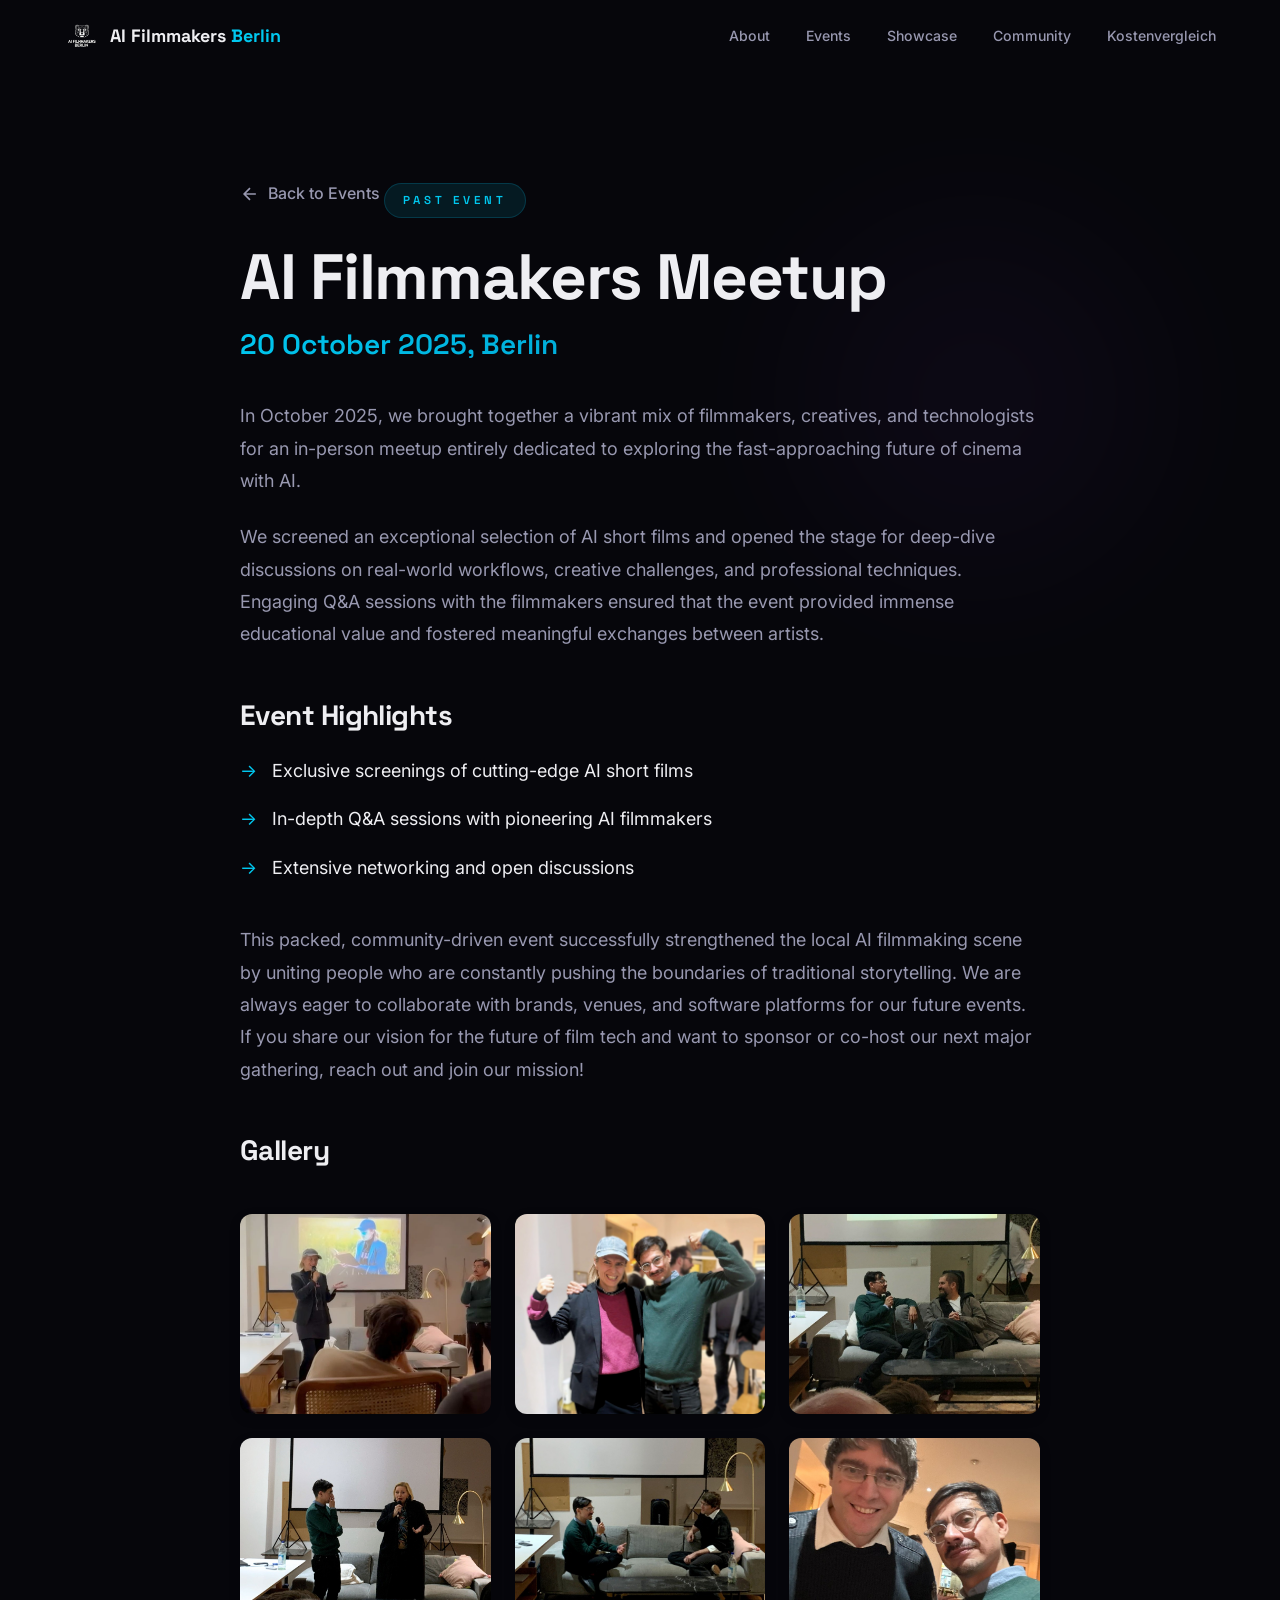
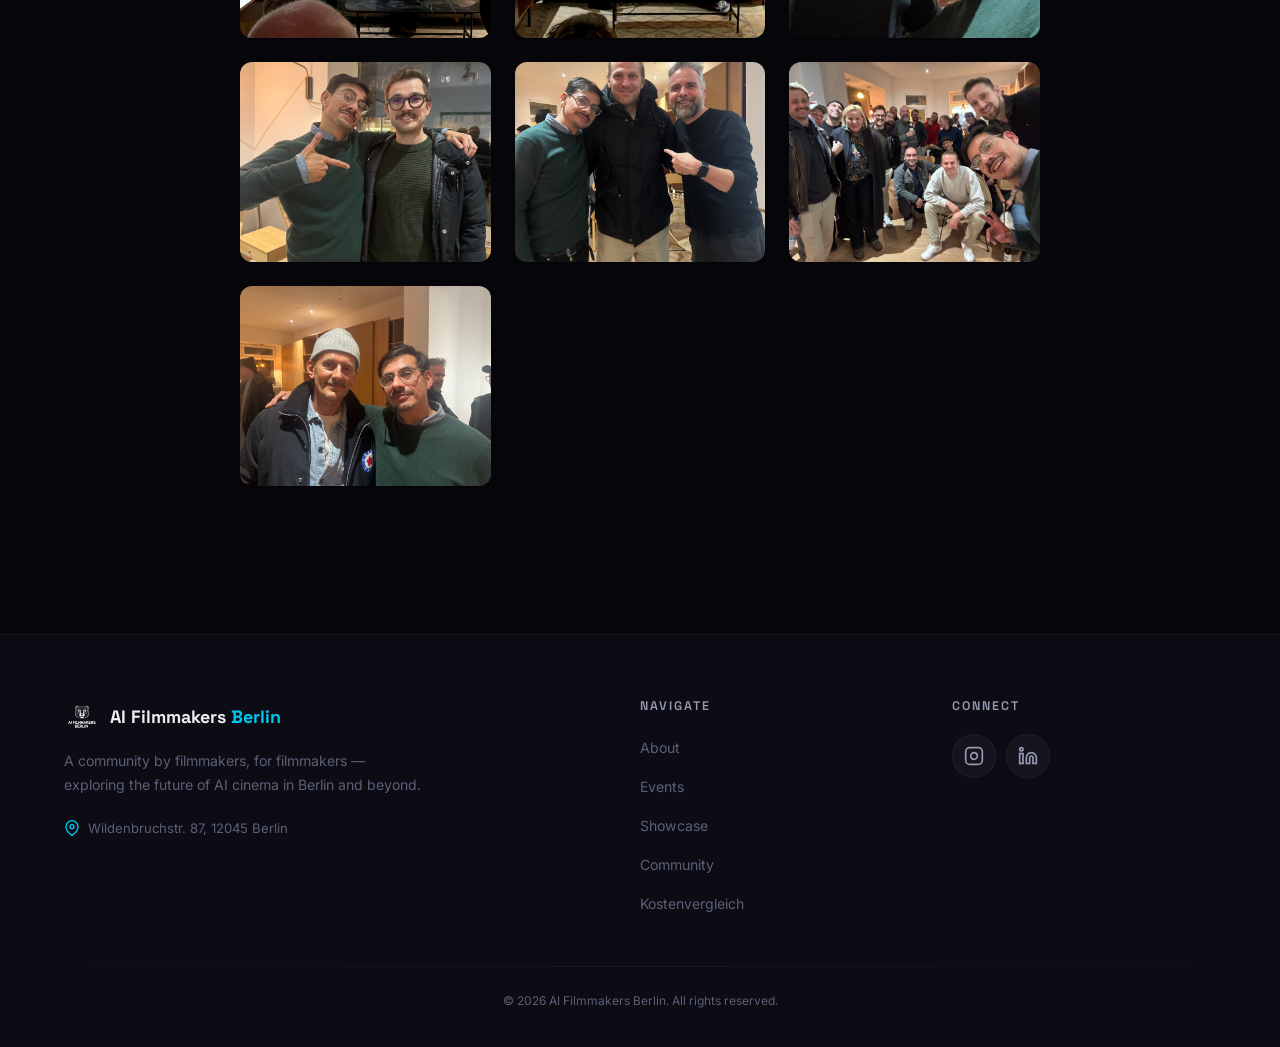
<file: past-meetup-25.html>
<!DOCTYPE html>
<html lang="en">

<head>
    <meta charset="UTF-8">
    <meta name="viewport" content="width=device-width, initial-scale=1.0">
    <title>AI Filmmakers Meetup, October 2025 | AI Filmmakers Berlin</title>
    <meta name="description"
        content="A look back at our AI Filmmakers Meetup on 20 October 2025 in Berlin: AI short film screenings, workflow discussions and Q&amp;A with the local AI filmmaking community.">
    <meta name="robots" content="index, follow">
    <link rel="canonical" href="https://aifilmmakers.berlin/past-meetup-25.html">
    <meta property="og:title" content="AI Filmmakers Meetup, October 2025 | AI Filmmakers Berlin">
    <meta property="og:description" content="A look back at our AI Filmmakers Meetup on 20 October 2025 in Berlin: AI short film screenings, workflow discussions and Q&amp;A with the local AI filmmaking community.">
    <meta property="og:type" content="article">
    <meta property="og:url" content="https://aifilmmakers.berlin/past-meetup-25.html">
    <meta property="og:site_name" content="AI Filmmakers Berlin">
    <meta property="og:locale" content="en_US">
    <meta property="og:image" content="https://aifilmmakers.berlin/gallery/meetup_20_10_1.jpg">
    <meta property="og:image:alt" content="AI Filmmakers Berlin meetup in October 2025">
    <meta name="twitter:card" content="summary_large_image">
    <meta name="twitter:title" content="AI Filmmakers Meetup, October 2025 | AI Filmmakers Berlin">
    <meta name="twitter:description" content="A look back at our AI Filmmakers Meetup on 20 October 2025 in Berlin: AI short film screenings, workflow discussions and Q&amp;A with the local AI filmmaking community.">
    <meta name="twitter:image" content="https://aifilmmakers.berlin/gallery/meetup_20_10_1.jpg">
    <meta name="twitter:image:alt" content="AI Filmmakers Berlin meetup in October 2025">
    <script type="application/ld+json">
    {
        "@context": "https://schema.org",
        "@graph": [
            {
                "@type": "BreadcrumbList",
                "itemListElement": [
                    {
                        "@type": "ListItem",
                        "position": 1,
                        "name": "AI Filmmakers Berlin",
                        "item": "https://aifilmmakers.berlin/"
                    },
                    {
                        "@type": "ListItem",
                        "position": 2,
                        "name": "Events",
                        "item": "https://aifilmmakers.berlin/#events"
                    },
                    {
                        "@type": "ListItem",
                        "position": 3,
                        "name": "Meetup October 2025",
                        "item": "https://aifilmmakers.berlin/past-meetup-25.html"
                    }
                ]
            },
            {
                "@type": "Event",
                "name": "AI Filmmakers Berlin Meetup",
                "description": "A look back at our AI Filmmakers Meetup on 20 October 2025 in Berlin: AI short film screenings, workflow discussions and Q&A with the local AI filmmaking community.",
                "url": "https://aifilmmakers.berlin/past-meetup-25.html",
                "image": [
                    "https://aifilmmakers.berlin/gallery/meetup_20_10_1.jpg"
                ],
                "startDate": "2025-10-20",
                "endDate": "2025-10-20",
                "eventAttendanceMode": "https://schema.org/OfflineEventAttendanceMode",
                "eventStatus": "https://schema.org/EventScheduled",
                "location": {
                    "@type": "Place",
                    "name": "Berlin",
                    "address": {
                        "@type": "PostalAddress",
                        "addressLocality": "Berlin",
                        "addressCountry": "DE"
                    }
                },
                "organizer": {
                    "@type": "Organization",
                    "name": "AI Filmmakers Berlin",
                    "url": "https://aifilmmakers.berlin/"
                },
                "performer": {
                    "@type": "Person",
                    "name": "Ben Chimoy",
                    "url": "https://www.linkedin.com/in/benchimoy/"
                }
            }
        ]
    }
    </script>
    <link rel="icon" type="image/png" href="favicon.jpg.png">
    <link rel="preconnect" href="https://fonts.googleapis.com">
    <link rel="preconnect" href="https://fonts.gstatic.com" crossorigin>
    <link
        href="https://fonts.googleapis.com/css2?family=Inter:wght@300;400;500;600;700&family=Space+Grotesk:wght@400;500;600;700&family=Instrument+Serif&display=swap"
        rel="stylesheet">
    <link rel="stylesheet" href="styles.css">
    <style>
        .event-detail-section {
            padding: 180px 0 100px;
            position: relative;
        }

        .event-detail-content {
            max-width: 800px;
            margin: 0 auto;
            position: relative;
            z-index: 2;
        }

        .back-link {
            display: inline-flex;
            align-items: center;
            gap: 0.5rem;
            color: var(--text-secondary);
            text-decoration: none;
            margin-bottom: 2rem;
            font-weight: 500;
            transition: color 0.3s ease;
        }

        .back-link:hover {
            color: var(--text-primary);
        }

        .event-detail-title {
            font-size: clamp(2.5rem, 5vw, 4rem);
            font-family: 'Space Grotesk', sans-serif;
            font-weight: 700;
            margin-bottom: 2rem;
            line-height: 1.1;
        }

        .event-body {
            font-size: 1.125rem;
            line-height: 1.8;
            color: var(--text-secondary);
        }

        .event-body p {
            margin-bottom: 1.5rem;
        }

        .event-body h3 {
            color: var(--text-primary);
            font-family: 'Space Grotesk', sans-serif;
            font-size: 1.75rem;
            margin: 3rem 0 1.5rem;
        }

        .event-body ul {
            list-style: none;
            padding-left: 0;
            margin-bottom: 2.5rem;
        }

        .event-body ul li {
            position: relative;
            padding-left: 2rem;
            margin-bottom: 1rem;
            color: var(--text-primary);
        }

        .event-body ul li::before {
            content: "→";
            position: absolute;
            left: 0;
            color: var(--accent-blue);
        }

        .event-gallery {
            display: grid;
            grid-template-columns: repeat(auto-fit, minmax(200px, 1fr));
            gap: 1.5rem;
            margin: 3rem 0;
        }

        .event-gallery img {
            width: 100%;
            height: 200px;
            object-fit: cover;
            border-radius: 12px;
            box-shadow: 0 4px 12px rgba(0, 0, 0, 0.15);
            transition: transform 0.3s ease, box-shadow 0.3s ease;
        }

        .event-gallery img:hover {
            transform: translateY(-4px);
            box-shadow: 0 8px 24px rgba(0, 0, 0, 0.3);
        }

        @media (max-width: 600px) {
            .event-gallery {
                grid-template-columns: repeat(2, 1fr);
                gap: 1rem;
            }

            .event-gallery img {
                height: 150px;
            }
        }
    </style>
</head>

<body>
    <!-- Navigation -->
    <nav class="navbar" id="navbar">
        <div class="nav-container">
            <a href="index.html" class="nav-logo">
                <img src="logo.png" alt="AI Filmmakers Berlin" class="logo-img">
                <span class="logo-text">AI Filmmakers <span class="logo-accent">Berlin</span></span>
            </a>
            <ul class="nav-links" id="navLinks">
                <li><a href="index.html#about">About</a></li>
                <li><a href="index.html#events">Events</a></li>
                <li><a href="index.html#showcase">Showcase</a></li>
                <li><a href="index.html#community">Community</a></li>
                <li><a href="kostenvergleich.html">Kostenvergleich</a></li>
            </ul>
        </div>
    </nav>

    <!-- Event Detail Section -->
    <section class="event-detail-section">
        <div class="bg-decoration bg-orb bg-orb-purple" style="top: 10%; right: 10%;"></div>
        <div class="container">
            <div class="event-detail-content">
                <a href="index.html#events" class="back-link">
                    <svg width="20" height="20" viewBox="0 0 24 24" fill="none" stroke="currentColor" stroke-width="2">
                        <path d="M19 12H5M12 19L5 12L12 5" />
                    </svg>
                    Back to Events
                </a>

                <span class="section-tag" style="margin-bottom: 1.5rem; display: inline-block;">Past Event</span>
                <h1 class="event-detail-title" style="margin-bottom: 0.5rem;">AI Filmmakers Meetup</h1>
                <div class="text-gradient"
                    style="font-size: clamp(1.2rem, 2.5vw, 1.75rem); font-family: 'Space Grotesk', sans-serif; font-weight: 600; margin-bottom: 2rem;">
                    20 October 2025, Berlin</div>

                <div class="event-body">
                    <p>In October 2025, we brought together a vibrant mix of filmmakers, creatives, and technologists for an in-person meetup entirely dedicated to exploring the fast-approaching future of cinema with AI.</p>

                    <p>We screened an exceptional selection of AI short films and opened the stage for deep-dive discussions on real-world workflows, creative challenges, and professional techniques. Engaging Q&A sessions with the filmmakers ensured that the event provided immense educational value and fostered meaningful exchanges between artists.</p>

                    <h3>Event Highlights</h3>
                    <ul>
                        <li>Exclusive screenings of cutting-edge AI short films</li>
                        <li>In-depth Q&A sessions with pioneering AI filmmakers</li>
                        <li>Extensive networking and open discussions</li>
                    </ul>

                    <p>This packed, community-driven event successfully strengthened the local AI filmmaking scene by uniting people who are constantly pushing the boundaries of traditional storytelling. We are always eager to collaborate with brands, venues, and software platforms for our future events. If you share our vision for the future of film tech and want to sponsor or co-host our next major gathering, reach out and join our mission!</p>

                    <h3>Gallery</h3>
                    <div class="event-gallery">
                        <img src="gallery/meetup_20_10_1.jpg" alt="AI Filmmakers Berlin Meetup Photo 1" loading="lazy">
                        <img src="gallery/meetup_20_10_2.jpg" alt="AI Filmmakers Berlin Meetup Photo 2" loading="lazy">
                        <img src="gallery/meetup_20_10_3.jpg" alt="AI Filmmakers Berlin Meetup Photo 3" loading="lazy">
                        <img src="gallery/meetup_20_10_4.jpg" alt="AI Filmmakers Berlin Meetup Photo 4" loading="lazy">
                        <img src="gallery/meetup_20_10_5.jpg" alt="AI Filmmakers Berlin Meetup Photo 5" loading="lazy">
                        <img src="gallery/meetup_20_10_6.jpg" alt="AI Filmmakers Berlin Meetup Photo 6" loading="lazy">
                        <img src="gallery/meetup_20_10_7.jpg" alt="AI Filmmakers Berlin Meetup Photo 7" loading="lazy">
                        <img src="gallery/meetup_20_10_8.jpg" alt="AI Filmmakers Berlin Meetup Photo 8" loading="lazy">
                        <img src="gallery/meetup_20_10_9.jpg" alt="AI Filmmakers Berlin Meetup Photo 9" loading="lazy">
                        <img src="gallery/meetup_20_10_10.jpg" alt="AI Filmmakers Berlin Meetup Photo 10" loading="lazy">
                    </div>
                </div>
            </div>
        </div>
    </section>

    <!-- Footer -->
    <footer class="footer">
        <div class="container">
            <div class="footer-grid">
                <div class="footer-brand-col">
                    <div class="footer-brand">
                        <img src="logo.png" alt="AI Filmmakers Berlin" class="logo-img">
                        <span class="logo-text">AI Filmmakers <span class="logo-accent">Berlin</span></span>
                    </div>
                    <p class="footer-text">A community by filmmakers, for filmmakers — exploring the future of AI cinema
                        in Berlin and beyond.</p>
                    <div class="footer-address">
                        <svg width="16" height="16" viewBox="0 0 24 24" fill="none" stroke="currentColor"
                            stroke-width="2">
                            <path d="M21 10c0 7-9 13-9 13s-9-6-9-13a9 9 0 0 1 18 0z" />
                            <circle cx="12" cy="10" r="3" />
                        </svg>
                        <span>Wildenbruchstr. 87, 12045 Berlin</span>
                    </div>
                </div>
                <div class="footer-nav-col">
                    <h4 class="footer-heading">Navigate</h4>
                    <ul class="footer-nav">
                        <li><a href="index.html#about">About</a></li>
                        <li><a href="index.html#events">Events</a></li>
                        <li><a href="index.html#showcase">Showcase</a></li>
                        <li><a href="index.html#community">Community</a></li>
                        <li><a href="kostenvergleich.html">Kostenvergleich</a></li>
                    </ul>
                </div>
                <div class="footer-connect-col">
                    <h4 class="footer-heading">Connect</h4>
                    <div class="footer-social">
                        <a href="#" class="social-link" aria-label="Instagram"><svg width="20" height="20"
                                viewBox="0 0 24 24" fill="none" stroke="currentColor" stroke-width="2">
                                <rect x="2" y="2" width="20" height="20" rx="5" ry="5" />
                                <path d="M16 11.37A4 4 0 1 1 12.63 8 4 4 0 0 1 16 11.37z" />
                                <line x1="17.5" y1="6.5" x2="17.51" y2="6.5" />
                            </svg></a>
                        <a href="#" class="social-link" aria-label="LinkedIn"><svg width="20" height="20"
                                viewBox="0 0 24 24" fill="none" stroke="currentColor" stroke-width="2">
                                <path
                                    d="M16 8a6 6 0 0 1 6 6v7h-4v-7a2 2 0 0 0-2-2 2 2 0 0 0-2 2v7h-4v-7a6 6 0 0 1 6-6z" />
                                <rect x="2" y="9" width="4" height="12" />
                                <circle cx="4" cy="4" r="2" />
                            </svg></a>
                    </div>
                </div>
            </div>
            <div class="footer-bottom">
                <div class="footer-divider"></div>
                <p class="footer-copyright">&copy; 2026 AI Filmmakers Berlin. All rights reserved.</p>
            </div>
        </div>
    </footer>

    <script src="site-config.js"></script>
    <script src="script.js"></script>
</body>

</html>
</file>
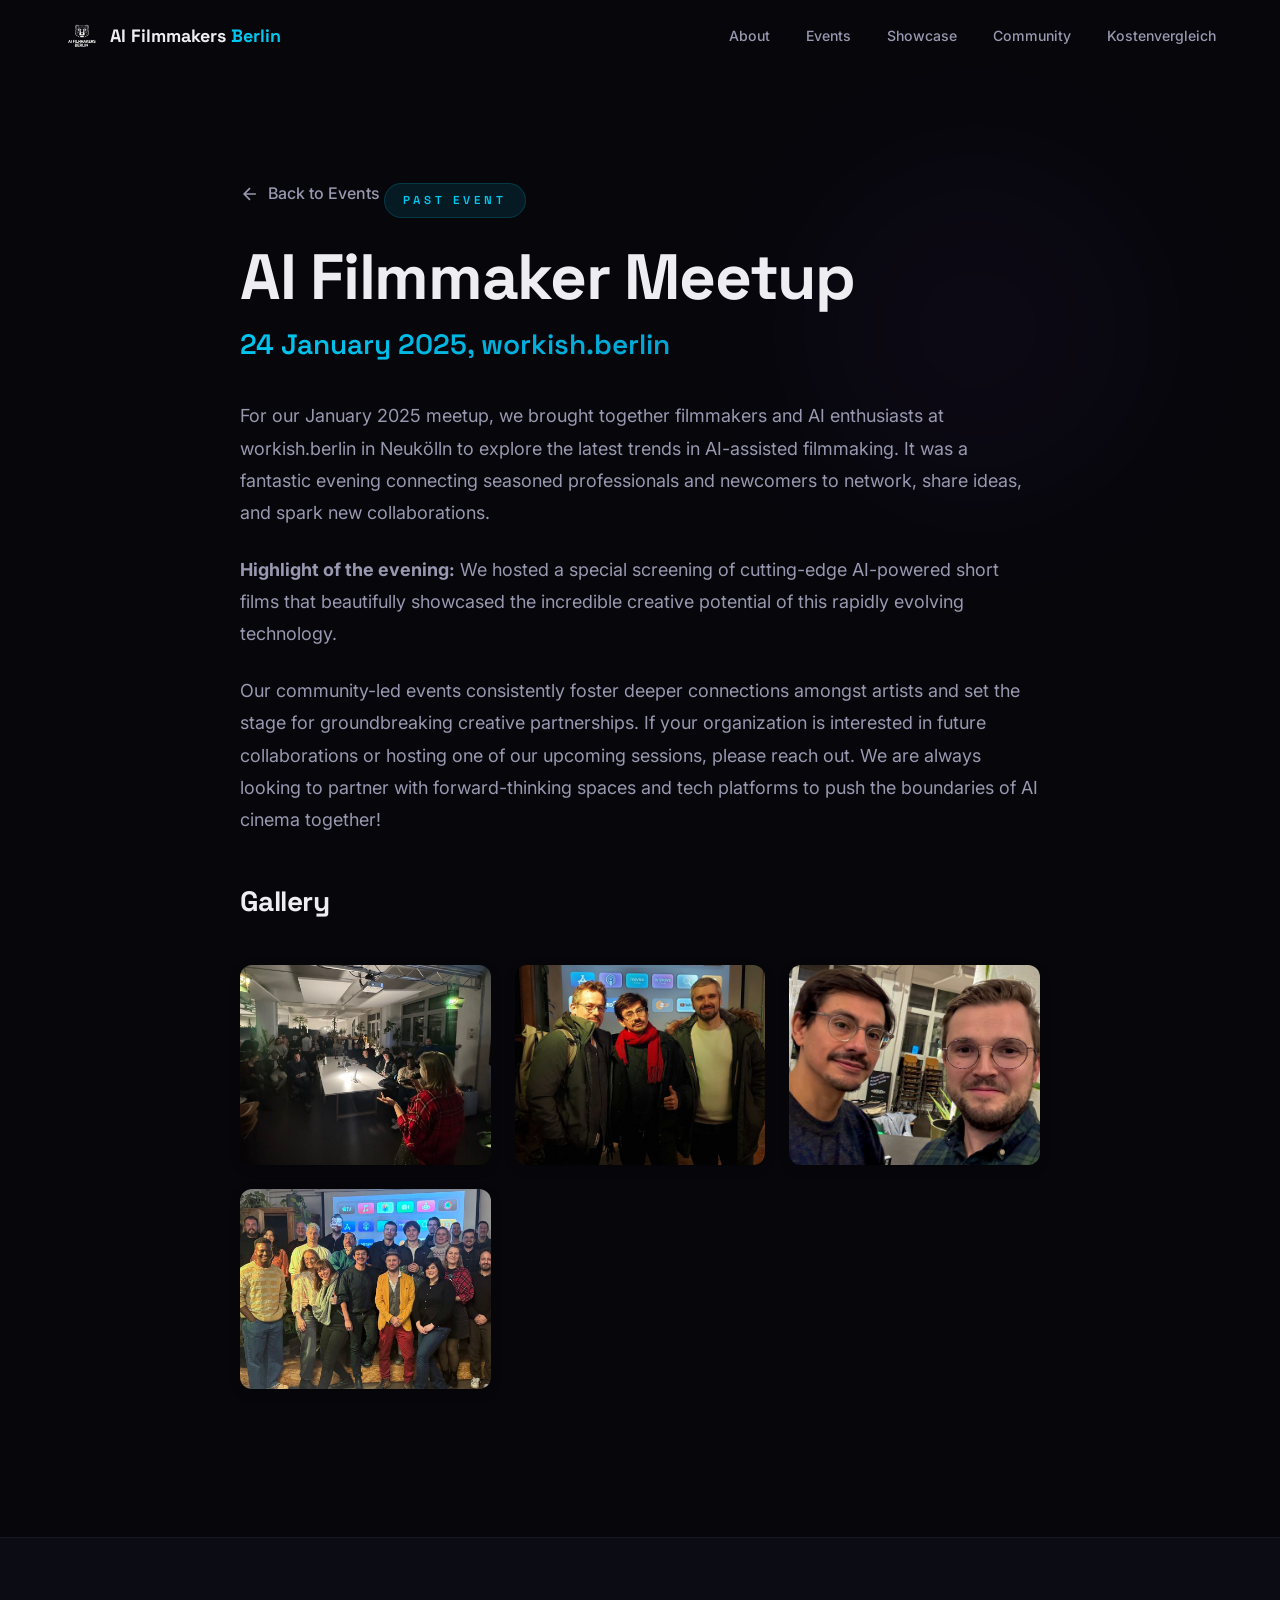
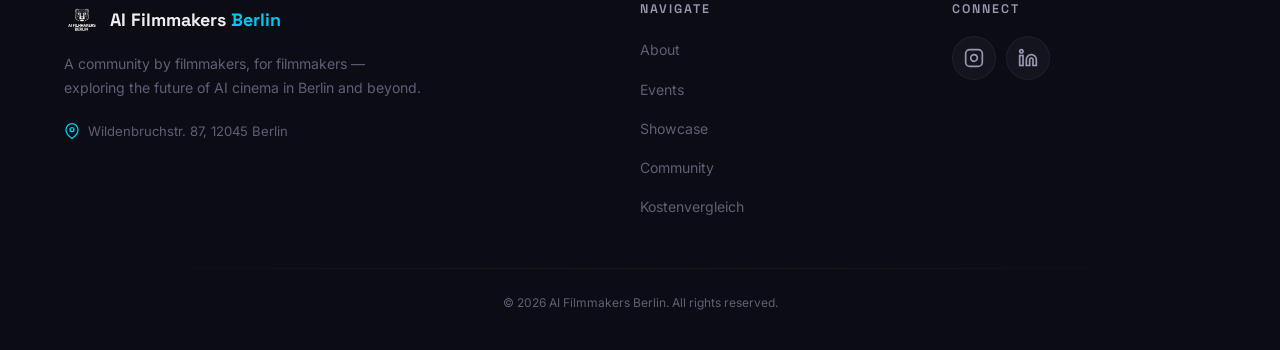
<file: past-meetup-jan24.html>
<!DOCTYPE html>
<html lang="en">

<head>
    <meta charset="UTF-8">
    <meta name="viewport" content="width=device-width, initial-scale=1.0">
    <title>AI Filmmaker Meetup at workish.berlin, January 2025 | AI Filmmakers Berlin</title>
    <meta name="description" content="A look back at our January 2025 AI Filmmaker Meetup at workish.berlin in Neukölln: a screening of AI short films and networking with the community.">
    <meta name="robots" content="index, follow">
    <link rel="canonical" href="https://aifilmmakers.berlin/past-meetup-jan24.html">
    <meta property="og:title" content="AI Filmmaker Meetup at workish.berlin, January 2025 | AI Filmmakers Berlin">
    <meta property="og:description" content="A look back at our January 2025 AI Filmmaker Meetup at workish.berlin in Neukölln: a screening of AI short films and networking with the community.">
    <meta property="og:type" content="article">
    <meta property="og:url" content="https://aifilmmakers.berlin/past-meetup-jan24.html">
    <meta property="og:site_name" content="AI Filmmakers Berlin">
    <meta property="og:locale" content="en_US">
    <meta property="og:image" content="https://aifilmmakers.berlin/gallery/Worksh%201%20/1737969888252.jpeg">
    <meta property="og:image:alt" content="AI Filmmaker Meetup at workish.berlin in January 2025">
    <meta name="twitter:card" content="summary_large_image">
    <meta name="twitter:title" content="AI Filmmaker Meetup at workish.berlin, January 2025 | AI Filmmakers Berlin">
    <meta name="twitter:description" content="A look back at our January 2025 AI Filmmaker Meetup at workish.berlin in Neukölln: a screening of AI short films and networking with the community.">
    <meta name="twitter:image" content="https://aifilmmakers.berlin/gallery/Worksh%201%20/1737969888252.jpeg">
    <meta name="twitter:image:alt" content="AI Filmmaker Meetup at workish.berlin in January 2025">
    <script type="application/ld+json">
    {
        "@context": "https://schema.org",
        "@graph": [
            {
                "@type": "BreadcrumbList",
                "itemListElement": [
                    {
                        "@type": "ListItem",
                        "position": 1,
                        "name": "AI Filmmakers Berlin",
                        "item": "https://aifilmmakers.berlin/"
                    },
                    {
                        "@type": "ListItem",
                        "position": 2,
                        "name": "Events",
                        "item": "https://aifilmmakers.berlin/#events"
                    },
                    {
                        "@type": "ListItem",
                        "position": 3,
                        "name": "Meetup at workish.berlin, January 2025",
                        "item": "https://aifilmmakers.berlin/past-meetup-jan24.html"
                    }
                ]
            },
            {
                "@type": "Event",
                "name": "AI Filmmaker Meetup at workish.berlin",
                "description": "A look back at our January 2025 AI Filmmaker Meetup at workish.berlin in Neukölln: a screening of AI short films and networking with the community.",
                "url": "https://aifilmmakers.berlin/past-meetup-jan24.html",
                "image": [
                    "https://aifilmmakers.berlin/gallery/Worksh%201%20/1737969888252.jpeg"
                ],
                "startDate": "2025-01-24",
                "endDate": "2025-01-24",
                "eventAttendanceMode": "https://schema.org/OfflineEventAttendanceMode",
                "eventStatus": "https://schema.org/EventScheduled",
                "location": {
                    "@type": "Place",
                    "name": "workish.berlin",
                    "address": {
                        "@type": "PostalAddress",
                        "addressLocality": "Berlin",
                        "addressCountry": "DE",
                        "streetAddress": "Harzer Straße 39",
                        "postalCode": "12059"
                    }
                },
                "organizer": {
                    "@type": "Organization",
                    "name": "AI Filmmakers Berlin",
                    "url": "https://aifilmmakers.berlin/"
                },
                "performer": {
                    "@type": "Person",
                    "name": "Ben Chimoy",
                    "url": "https://www.linkedin.com/in/benchimoy/"
                }
            }
        ]
    }
    </script>
    <link rel="icon" type="image/png" href="favicon.jpg.png">
    <link rel="preconnect" href="https://fonts.googleapis.com">
    <link rel="preconnect" href="https://fonts.gstatic.com" crossorigin>
    <link
        href="https://fonts.googleapis.com/css2?family=Inter:wght@300;400;500;600;700&family=Space+Grotesk:wght@400;500;600;700&family=Instrument+Serif&display=swap"
        rel="stylesheet">
    <link rel="stylesheet" href="styles.css">
    <style>
        .event-detail-section {
            padding: 180px 0 100px;
            position: relative;
        }
        .event-detail-content {
            max-width: 800px;
            margin: 0 auto;
            position: relative;
            z-index: 2;
        }
        .back-link {
            display: inline-flex;
            align-items: center;
            gap: 0.5rem;
            color: var(--text-secondary);
            text-decoration: none;
            margin-bottom: 2rem;
            font-weight: 500;
            transition: color 0.3s ease;
        }
        .back-link:hover {
            color: var(--text-primary);
        }
        .event-detail-title {
            font-size: clamp(2.5rem, 5vw, 4rem);
            font-family: 'Space Grotesk', sans-serif;
            font-weight: 700;
            margin-bottom: 2rem;
            line-height: 1.1;
        }
        .event-body {
            font-size: 1.125rem;
            line-height: 1.8;
            color: var(--text-secondary);
        }
        .event-body p {
            margin-bottom: 1.5rem;
        }
        .event-body h3 {
            color: var(--text-primary);
            font-family: 'Space Grotesk', sans-serif;
            font-size: 1.75rem;
            margin: 3rem 0 1.5rem;
        }
        .event-body ul {
            list-style: none;
            padding-left: 0;
            margin-bottom: 2.5rem;
        }
        .event-body ul li {
            position: relative;
            padding-left: 2rem;
            margin-bottom: 1rem;
            color: var(--text-primary);
        }
        .event-body ul li::before {
            content: "→";
            position: absolute;
            left: 0;
            color: var(--accent-blue);
        }
        .event-gallery {
            display: grid;
            grid-template-columns: repeat(auto-fit, minmax(200px, 1fr));
            gap: 1.5rem;
            margin: 3rem 0;
        }
        .event-gallery img {
            width: 100%;
            height: 200px;
            object-fit: cover;
            border-radius: 12px;
            box-shadow: 0 4px 12px rgba(0,0,0,0.15);
            transition: transform 0.3s ease, box-shadow 0.3s ease;
        }
        .event-gallery img:hover {
            transform: translateY(-4px);
            box-shadow: 0 8px 24px rgba(0,0,0,0.3);
        }
        @media (max-width: 600px) {
            .event-gallery {
                grid-template-columns: repeat(2, 1fr);
                gap: 1rem;
            }
            .event-gallery img {
                height: 150px;
            }
        }
    </style>
</head>

<body>
    <!-- Navigation -->
    <nav class="navbar" id="navbar">
        <div class="nav-container">
            <a href="index.html" class="nav-logo">
                <img src="logo.png" alt="AI Filmmakers Berlin" class="logo-img">
                <span class="logo-text">AI Filmmakers <span class="logo-accent">Berlin</span></span>
            </a>
            <ul class="nav-links" id="navLinks">
                <li><a href="index.html#about">About</a></li>
                <li><a href="index.html#events">Events</a></li>
                <li><a href="index.html#showcase">Showcase</a></li>
                <li><a href="index.html#community">Community</a></li>
                <li><a href="kostenvergleich.html">Kostenvergleich</a></li>
            </ul>
        </div>
    </nav>

    <!-- Event Detail Section -->
    <section class="event-detail-section">
        <div class="bg-decoration bg-orb bg-orb-purple" style="top: 10%; right: 10%;"></div>
        <div class="container">
            <div class="event-detail-content">
                <a href="index.html#events" class="back-link">
                    <svg width="20" height="20" viewBox="0 0 24 24" fill="none" stroke="currentColor" stroke-width="2">
                        <path d="M19 12H5M12 19L5 12L12 5"/>
                    </svg>
                    Back to Events
                </a>
                
                <span class="section-tag" style="margin-bottom: 1.5rem; display: inline-block;">Past Event</span>
                <h1 class="event-detail-title" style="margin-bottom: 0.5rem;">AI Filmmaker Meetup</h1>
                <div class="text-gradient" style="font-size: clamp(1.2rem, 2.5vw, 1.75rem); font-family: 'Space Grotesk', sans-serif; font-weight: 600; margin-bottom: 2rem;">24 January 2025, workish.berlin</div>
                
                <div class="event-body">
                    <p>For our January 2025 meetup, we brought together filmmakers and AI enthusiasts at workish.berlin in Neukölln to explore the latest trends in AI-assisted filmmaking. It was a fantastic evening connecting seasoned professionals and newcomers to network, share ideas, and spark new collaborations.</p>
                    
                    <p><strong>Highlight of the evening:</strong> We hosted a special screening of cutting-edge AI-powered short films that beautifully showcased the incredible creative potential of this rapidly evolving technology.</p>

                    <p>Our community-led events consistently foster deeper connections amongst artists and set the stage for groundbreaking creative partnerships. If your organization is interested in future collaborations or hosting one of our upcoming sessions, please reach out. We are always looking to partner with forward-thinking spaces and tech platforms to push the boundaries of AI cinema together!</p>
                    
                    <h3>Gallery</h3>
                    <div class="event-gallery">
                        <img src="gallery/Worksh 1 /1737969888252.jpeg" alt="Workish Jan 24 Meetup Photo 1" loading="lazy">
                        <img src="gallery/Worksh 1 /1737969888408.jpeg" alt="Workish Jan 24 Meetup Photo 2" loading="lazy">
                        <img src="gallery/Worksh 1 /1737969888434.jpeg" alt="Workish Jan 24 Meetup Photo 3" loading="lazy">
                        <img src="gallery/Worksh 1 /1737969888462.jpeg" alt="Workish Jan 24 Meetup Photo 4" loading="lazy">
                    </div>
                </div>
            </div>
        </div>
    </section>

    <!-- Footer -->
    <footer class="footer">
        <div class="container">
            <div class="footer-grid">
                <div class="footer-brand-col">
                    <div class="footer-brand">
                        <img src="logo.png" alt="AI Filmmakers Berlin" class="logo-img">
                        <span class="logo-text">AI Filmmakers <span class="logo-accent">Berlin</span></span>
                    </div>
                    <p class="footer-text">A community by filmmakers, for filmmakers — exploring the future of AI cinema in Berlin and beyond.</p>
                    <div class="footer-address">
                        <svg width="16" height="16" viewBox="0 0 24 24" fill="none" stroke="currentColor" stroke-width="2">
                            <path d="M21 10c0 7-9 13-9 13s-9-6-9-13a9 9 0 0 1 18 0z" />
                            <circle cx="12" cy="10" r="3" />
                        </svg>
                        <span>Wildenbruchstr. 87, 12045 Berlin</span>
                    </div>
                </div>
                <div class="footer-nav-col">
                    <h4 class="footer-heading">Navigate</h4>
                    <ul class="footer-nav">
                        <li><a href="index.html#about">About</a></li>
                        <li><a href="index.html#events">Events</a></li>
                        <li><a href="index.html#showcase">Showcase</a></li>
                        <li><a href="index.html#community">Community</a></li>
                        <li><a href="kostenvergleich.html">Kostenvergleich</a></li>
                    </ul>
                </div>
                <div class="footer-connect-col">
                    <h4 class="footer-heading">Connect</h4>
                    <div class="footer-social">
                        <a href="#" class="social-link" aria-label="Instagram"><svg width="20" height="20" viewBox="0 0 24 24" fill="none" stroke="currentColor" stroke-width="2"><rect x="2" y="2" width="20" height="20" rx="5" ry="5" /><path d="M16 11.37A4 4 0 1 1 12.63 8 4 4 0 0 1 16 11.37z" /><line x1="17.5" y1="6.5" x2="17.51" y2="6.5" /></svg></a>
                        <a href="#" class="social-link" aria-label="LinkedIn"><svg width="20" height="20" viewBox="0 0 24 24" fill="none" stroke="currentColor" stroke-width="2"><path d="M16 8a6 6 0 0 1 6 6v7h-4v-7a2 2 0 0 0-2-2 2 2 0 0 0-2 2v7h-4v-7a6 6 0 0 1 6-6z" /><rect x="2" y="9" width="4" height="12" /><circle cx="4" cy="4" r="2" /></svg></a>
                    </div>
                </div>
            </div>
            <div class="footer-bottom">
                <div class="footer-divider"></div>
                <p class="footer-copyright">&copy; 2026 AI Filmmakers Berlin. All rights reserved.</p>
            </div>
        </div>
    </footer>

    <script src="site-config.js"></script>
    <script src="script.js"></script>
</body>
</html>
</file>
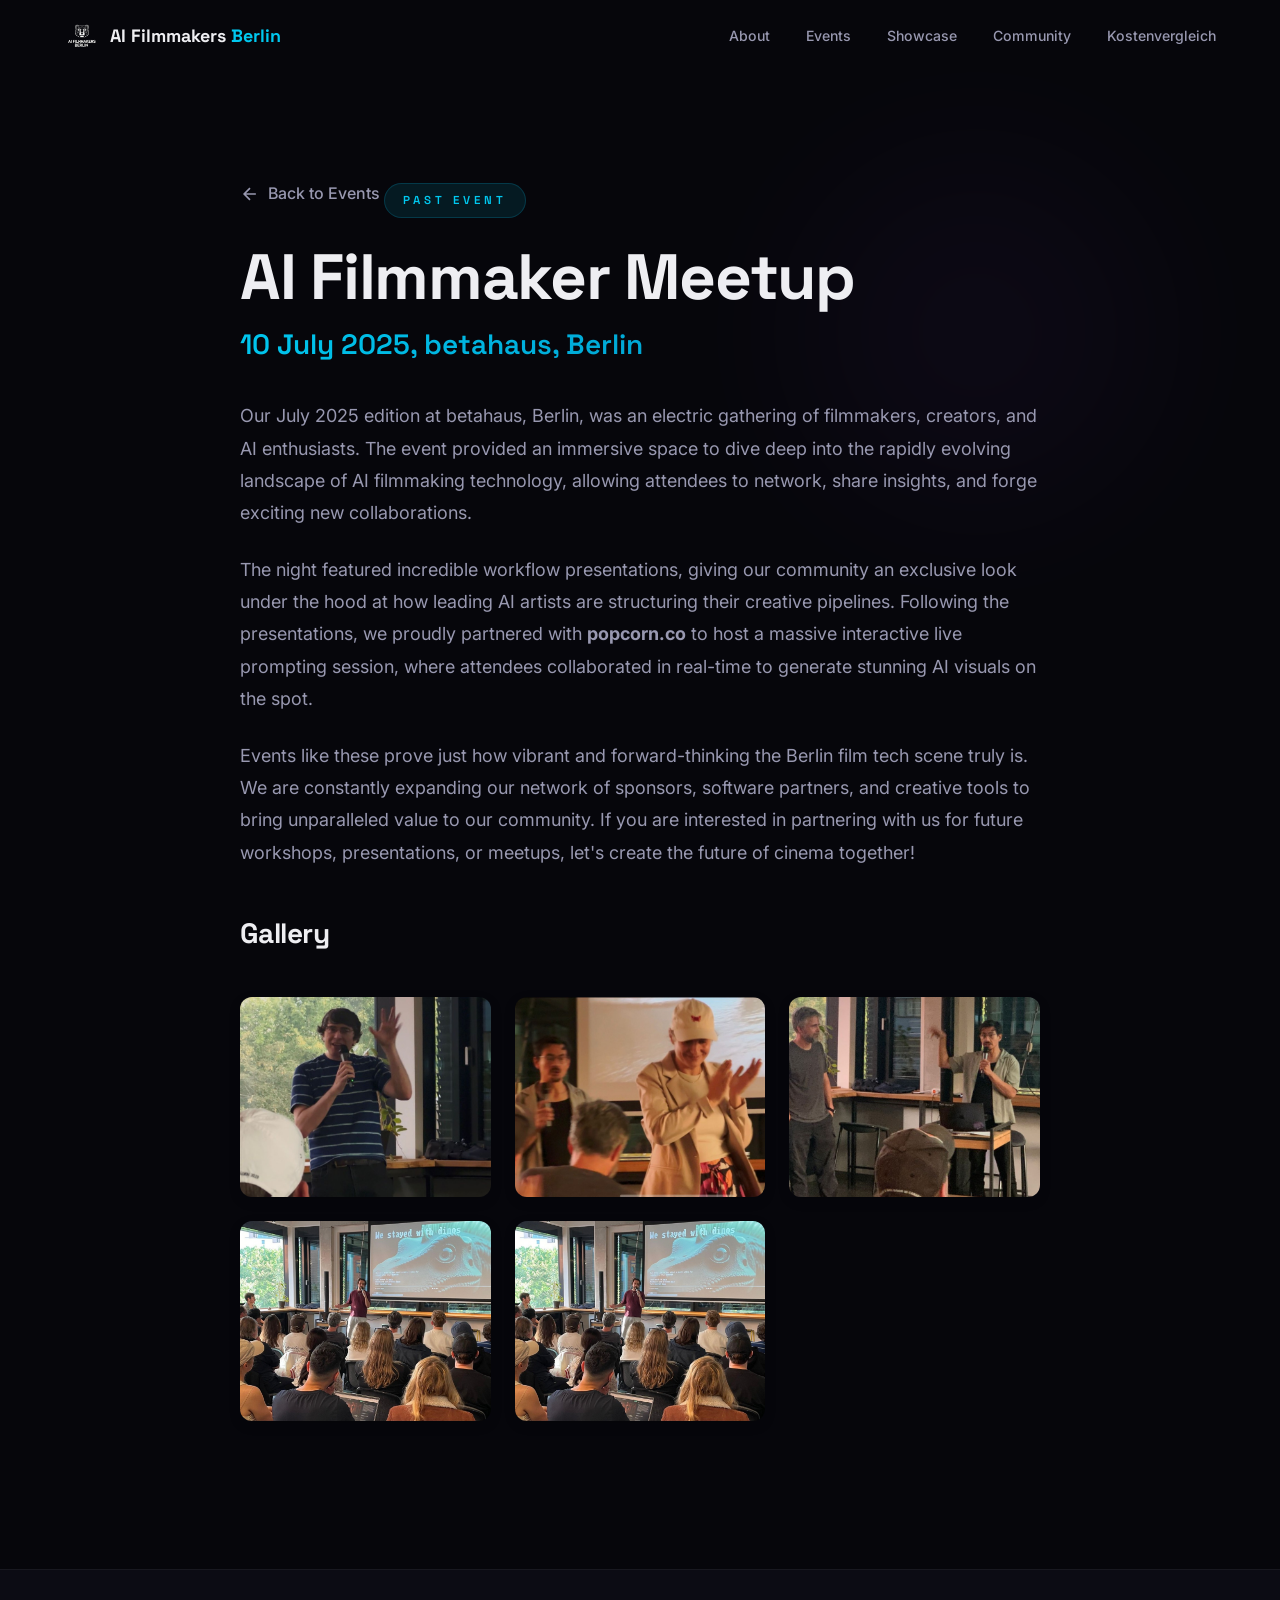
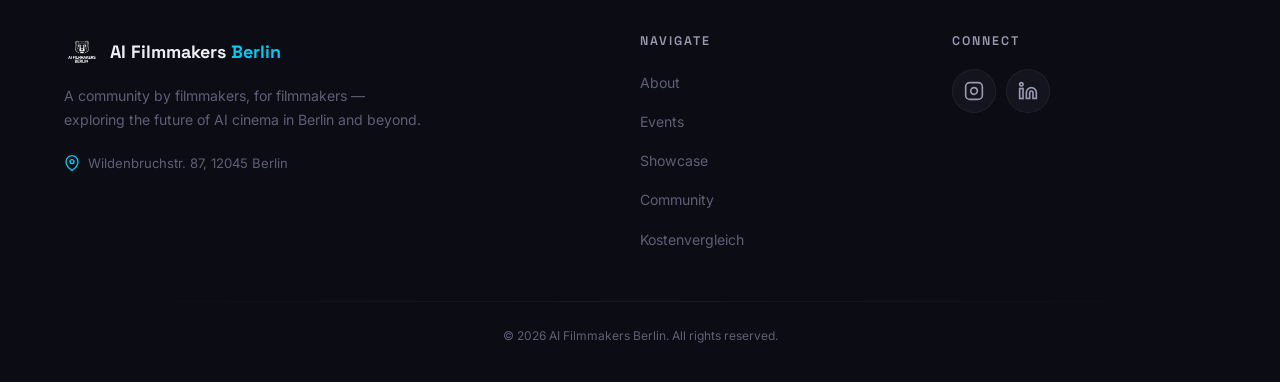
<file: past-meetup-runway.html>
<!DOCTYPE html>
<html lang="en">

<head>
    <meta charset="UTF-8">
    <meta name="viewport" content="width=device-width, initial-scale=1.0">
    <title>AI Filmmaker Meetup at betahaus, July 2025 | AI Filmmakers Berlin</title>
    <meta name="description" content="A look back at our July 2025 AI Filmmaker Meetup at betahaus Berlin with Runway: AI short film screenings, workflow presentations and a live prompting session.">
    <meta name="robots" content="index, follow">
    <link rel="canonical" href="https://aifilmmakers.berlin/past-meetup-runway.html">
    <meta property="og:title" content="AI Filmmaker Meetup at betahaus, July 2025 | AI Filmmakers Berlin">
    <meta property="og:description" content="A look back at our July 2025 AI Filmmaker Meetup at betahaus Berlin with Runway: AI short film screenings, workflow presentations and a live prompting session.">
    <meta property="og:type" content="article">
    <meta property="og:url" content="https://aifilmmakers.berlin/past-meetup-runway.html">
    <meta property="og:site_name" content="AI Filmmakers Berlin">
    <meta property="og:locale" content="en_US">
    <meta property="og:image" content="https://aifilmmakers.berlin/gallery/betahaus_1.jpg">
    <meta property="og:image:alt" content="AI Filmmaker Meetup at betahaus Berlin in July 2025">
    <meta name="twitter:card" content="summary_large_image">
    <meta name="twitter:title" content="AI Filmmaker Meetup at betahaus, July 2025 | AI Filmmakers Berlin">
    <meta name="twitter:description" content="A look back at our July 2025 AI Filmmaker Meetup at betahaus Berlin with Runway: AI short film screenings, workflow presentations and a live prompting session.">
    <meta name="twitter:image" content="https://aifilmmakers.berlin/gallery/betahaus_1.jpg">
    <meta name="twitter:image:alt" content="AI Filmmaker Meetup at betahaus Berlin in July 2025">
    <script type="application/ld+json">
    {
        "@context": "https://schema.org",
        "@graph": [
            {
                "@type": "BreadcrumbList",
                "itemListElement": [
                    {
                        "@type": "ListItem",
                        "position": 1,
                        "name": "AI Filmmakers Berlin",
                        "item": "https://aifilmmakers.berlin/"
                    },
                    {
                        "@type": "ListItem",
                        "position": 2,
                        "name": "Events",
                        "item": "https://aifilmmakers.berlin/#events"
                    },
                    {
                        "@type": "ListItem",
                        "position": 3,
                        "name": "Meetup at betahaus, July 2025",
                        "item": "https://aifilmmakers.berlin/past-meetup-runway.html"
                    }
                ]
            },
            {
                "@type": "Event",
                "name": "AI Filmmaker Meetup at betahaus",
                "description": "A look back at our July 2025 AI Filmmaker Meetup at betahaus Berlin with Runway: AI short film screenings, workflow presentations and a live prompting session.",
                "url": "https://aifilmmakers.berlin/past-meetup-runway.html",
                "image": [
                    "https://aifilmmakers.berlin/gallery/betahaus_1.jpg"
                ],
                "startDate": "2025-07-10",
                "endDate": "2025-07-10",
                "eventAttendanceMode": "https://schema.org/OfflineEventAttendanceMode",
                "eventStatus": "https://schema.org/EventScheduled",
                "location": {
                    "@type": "Place",
                    "name": "betahaus Kreuzberg",
                    "address": {
                        "@type": "PostalAddress",
                        "addressLocality": "Berlin",
                        "addressCountry": "DE",
                        "streetAddress": "Prinzessinnenstraße 19-20",
                        "postalCode": "10969"
                    }
                },
                "organizer": {
                    "@type": "Organization",
                    "name": "AI Filmmakers Berlin",
                    "url": "https://aifilmmakers.berlin/"
                },
                "performer": {
                    "@type": "Person",
                    "name": "Ben Chimoy",
                    "url": "https://www.linkedin.com/in/benchimoy/"
                },
                "sponsor": [
                    {
                        "@type": "Organization",
                        "name": "Runway"
                    }
                ]
            }
        ]
    }
    </script>
    <link rel="icon" type="image/png" href="favicon.jpg.png">
    <link rel="preconnect" href="https://fonts.googleapis.com">
    <link rel="preconnect" href="https://fonts.gstatic.com" crossorigin>
    <link
        href="https://fonts.googleapis.com/css2?family=Inter:wght@300;400;500;600;700&family=Space+Grotesk:wght@400;500;600;700&family=Instrument+Serif&display=swap"
        rel="stylesheet">
    <link rel="stylesheet" href="styles.css">
    <style>
        .event-detail-section {
            padding: 180px 0 100px;
            position: relative;
        }
        .event-detail-content {
            max-width: 800px;
            margin: 0 auto;
            position: relative;
            z-index: 2;
        }
        .back-link {
            display: inline-flex;
            align-items: center;
            gap: 0.5rem;
            color: var(--text-secondary);
            text-decoration: none;
            margin-bottom: 2rem;
            font-weight: 500;
            transition: color 0.3s ease;
        }
        .back-link:hover {
            color: var(--text-primary);
        }
        .event-detail-title {
            font-size: clamp(2.5rem, 5vw, 4rem);
            font-family: 'Space Grotesk', sans-serif;
            font-weight: 700;
            margin-bottom: 2rem;
            line-height: 1.1;
        }
        .event-body {
            font-size: 1.125rem;
            line-height: 1.8;
            color: var(--text-secondary);
        }
        .event-body p {
            margin-bottom: 1.5rem;
        }
        .event-body h3 {
            color: var(--text-primary);
            font-family: 'Space Grotesk', sans-serif;
            font-size: 1.75rem;
            margin: 3rem 0 1.5rem;
        }
        .event-body ul {
            list-style: none;
            padding-left: 0;
            margin-bottom: 2.5rem;
        }
        .event-body ul li {
            position: relative;
            padding-left: 2rem;
            margin-bottom: 1rem;
            color: var(--text-primary);
        }
        .event-body ul li::before {
            content: "→";
            position: absolute;
            left: 0;
            color: var(--accent-blue);
        }
        .event-gallery {
            display: grid;
            grid-template-columns: repeat(auto-fit, minmax(200px, 1fr));
            gap: 1.5rem;
            margin: 3rem 0;
        }
        .event-gallery img {
            width: 100%;
            height: 200px;
            object-fit: cover;
            border-radius: 12px;
            box-shadow: 0 4px 12px rgba(0,0,0,0.15);
            transition: transform 0.3s ease, box-shadow 0.3s ease;
        }
        .event-gallery img:hover {
            transform: translateY(-4px);
            box-shadow: 0 8px 24px rgba(0,0,0,0.3);
        }
        @media (max-width: 600px) {
            .event-gallery {
                grid-template-columns: repeat(2, 1fr);
                gap: 1rem;
            }
            .event-gallery img {
                height: 150px;
            }
        }
    </style>
</head>

<body>
    <!-- Navigation -->
    <nav class="navbar" id="navbar">
        <div class="nav-container">
            <a href="index.html" class="nav-logo">
                <img src="logo.png" alt="AI Filmmakers Berlin" class="logo-img">
                <span class="logo-text">AI Filmmakers <span class="logo-accent">Berlin</span></span>
            </a>
            <ul class="nav-links" id="navLinks">
                <li><a href="index.html#about">About</a></li>
                <li><a href="index.html#events">Events</a></li>
                <li><a href="index.html#showcase">Showcase</a></li>
                <li><a href="index.html#community">Community</a></li>
                <li><a href="kostenvergleich.html">Kostenvergleich</a></li>
            </ul>
        </div>
    </nav>

    <!-- Event Detail Section -->
    <section class="event-detail-section">
        <div class="bg-decoration bg-orb bg-orb-purple" style="top: 10%; right: 10%;"></div>
        <div class="container">
            <div class="event-detail-content">
                <a href="index.html#events" class="back-link">
                    <svg width="20" height="20" viewBox="0 0 24 24" fill="none" stroke="currentColor" stroke-width="2">
                        <path d="M19 12H5M12 19L5 12L12 5"/>
                    </svg>
                    Back to Events
                </a>
                
                <span class="section-tag" style="margin-bottom: 1.5rem; display: inline-block;">Past Event</span>
                <h1 class="event-detail-title" style="margin-bottom: 0.5rem;">AI Filmmaker Meetup</h1>
                <div class="text-gradient" style="font-size: clamp(1.2rem, 2.5vw, 1.75rem); font-family: 'Space Grotesk', sans-serif; font-weight: 600; margin-bottom: 2rem;">10 July 2025, betahaus, Berlin</div>
                
                <div class="event-body">
                    <p>Our July 2025 edition at betahaus, Berlin, was an electric gathering of filmmakers, creators, and AI enthusiasts. The event provided an immersive space to dive deep into the rapidly evolving landscape of AI filmmaking technology, allowing attendees to network, share insights, and forge exciting new collaborations.</p>
                    <p>The night featured incredible workflow presentations, giving our community an exclusive look under the hood at how leading AI artists are structuring their creative pipelines. Following the presentations, we proudly partnered with <strong>popcorn.co</strong> to host a massive interactive live prompting session, where attendees collaborated in real-time to generate stunning AI visuals on the spot.</p>
                    <p>Events like these prove just how vibrant and forward-thinking the Berlin film tech scene truly is. We are constantly expanding our network of sponsors, software partners, and creative tools to bring unparalleled value to our community. If you are interested in partnering with us for future workshops, presentations, or meetups, let's create the future of cinema together!</p>
                    
                    <h3>Gallery</h3>
                    <div class="event-gallery">
                        <img src="gallery/betahaus_1.jpg" alt="Betahaus Meetup Photo 1" loading="lazy">
                        <img src="gallery/betahaus_2.jpg" alt="Betahaus Meetup Photo 2" loading="lazy">
                        <img src="gallery/betahaus_3.jpg" alt="Betahaus Meetup Photo 3" loading="lazy">
                        <img src="gallery/betahaus_4.jpg" alt="Betahaus Meetup Photo 4" loading="lazy">
                        <img src="gallery/betahaus_5.jpg" alt="Betahaus Meetup Photo 5" loading="lazy">
                    </div>
                </div>
            </div>
        </div>
    </section>

    <!-- Footer -->
    <footer class="footer">
        <div class="container">
            <div class="footer-grid">
                <div class="footer-brand-col">
                    <div class="footer-brand">
                        <img src="logo.png" alt="AI Filmmakers Berlin" class="logo-img">
                        <span class="logo-text">AI Filmmakers <span class="logo-accent">Berlin</span></span>
                    </div>
                    <p class="footer-text">A community by filmmakers, for filmmakers — exploring the future of AI cinema in Berlin and beyond.</p>
                    <div class="footer-address">
                        <svg width="16" height="16" viewBox="0 0 24 24" fill="none" stroke="currentColor" stroke-width="2">
                            <path d="M21 10c0 7-9 13-9 13s-9-6-9-13a9 9 0 0 1 18 0z" />
                            <circle cx="12" cy="10" r="3" />
                        </svg>
                        <span>Wildenbruchstr. 87, 12045 Berlin</span>
                    </div>
                </div>
                <div class="footer-nav-col">
                    <h4 class="footer-heading">Navigate</h4>
                    <ul class="footer-nav">
                        <li><a href="index.html#about">About</a></li>
                        <li><a href="index.html#events">Events</a></li>
                        <li><a href="index.html#showcase">Showcase</a></li>
                        <li><a href="index.html#community">Community</a></li>
                        <li><a href="kostenvergleich.html">Kostenvergleich</a></li>
                    </ul>
                </div>
                <div class="footer-connect-col">
                    <h4 class="footer-heading">Connect</h4>
                    <div class="footer-social">
                        <a href="#" class="social-link" aria-label="Instagram"><svg width="20" height="20" viewBox="0 0 24 24" fill="none" stroke="currentColor" stroke-width="2"><rect x="2" y="2" width="20" height="20" rx="5" ry="5" /><path d="M16 11.37A4 4 0 1 1 12.63 8 4 4 0 0 1 16 11.37z" /><line x1="17.5" y1="6.5" x2="17.51" y2="6.5" /></svg></a>
                        <a href="#" class="social-link" aria-label="LinkedIn"><svg width="20" height="20" viewBox="0 0 24 24" fill="none" stroke="currentColor" stroke-width="2"><path d="M16 8a6 6 0 0 1 6 6v7h-4v-7a2 2 0 0 0-2-2 2 2 0 0 0-2 2v7h-4v-7a6 6 0 0 1 6-6z" /><rect x="2" y="9" width="4" height="12" /><circle cx="4" cy="4" r="2" /></svg></a>
                    </div>
                </div>
            </div>
            <div class="footer-bottom">
                <div class="footer-divider"></div>
                <p class="footer-copyright">&copy; 2026 AI Filmmakers Berlin. All rights reserved.</p>
            </div>
        </div>
    </footer>

    <script src="site-config.js"></script>
    <script src="script.js"></script>
</body>
</html>
</file>
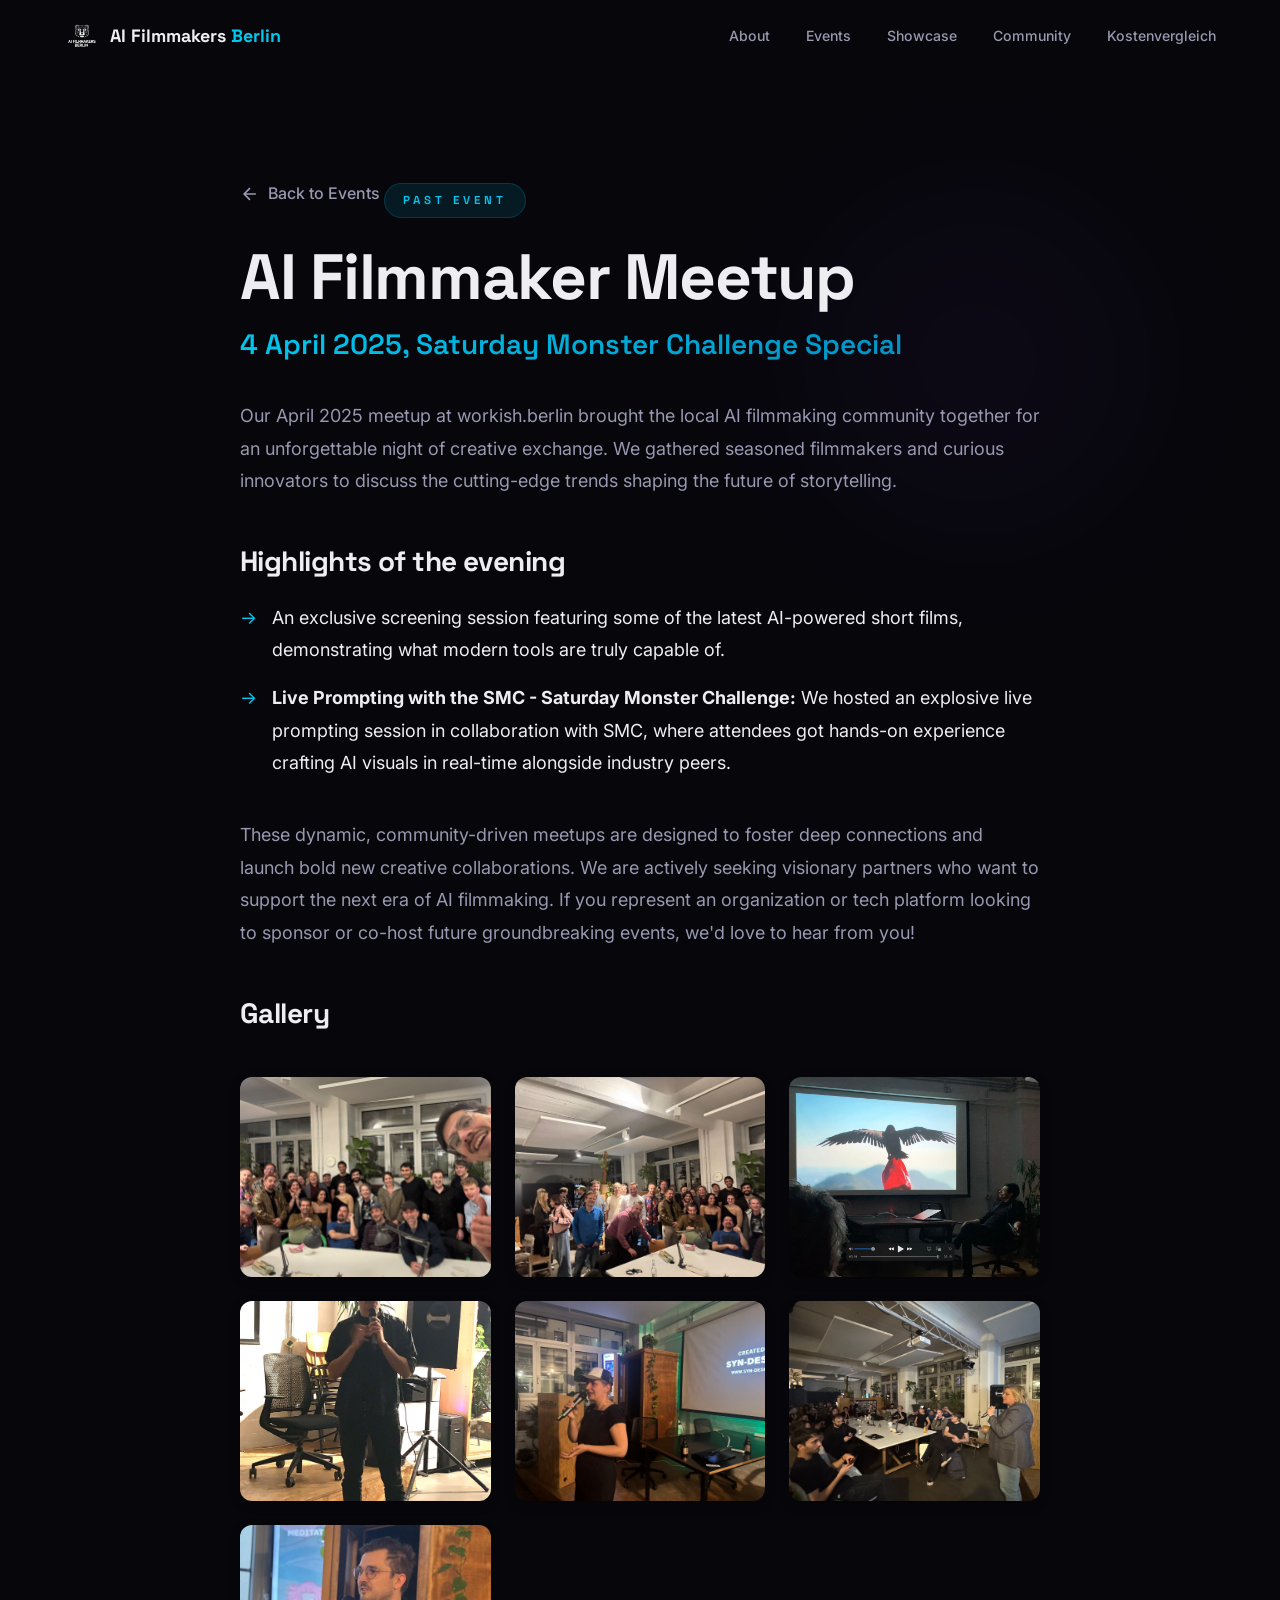
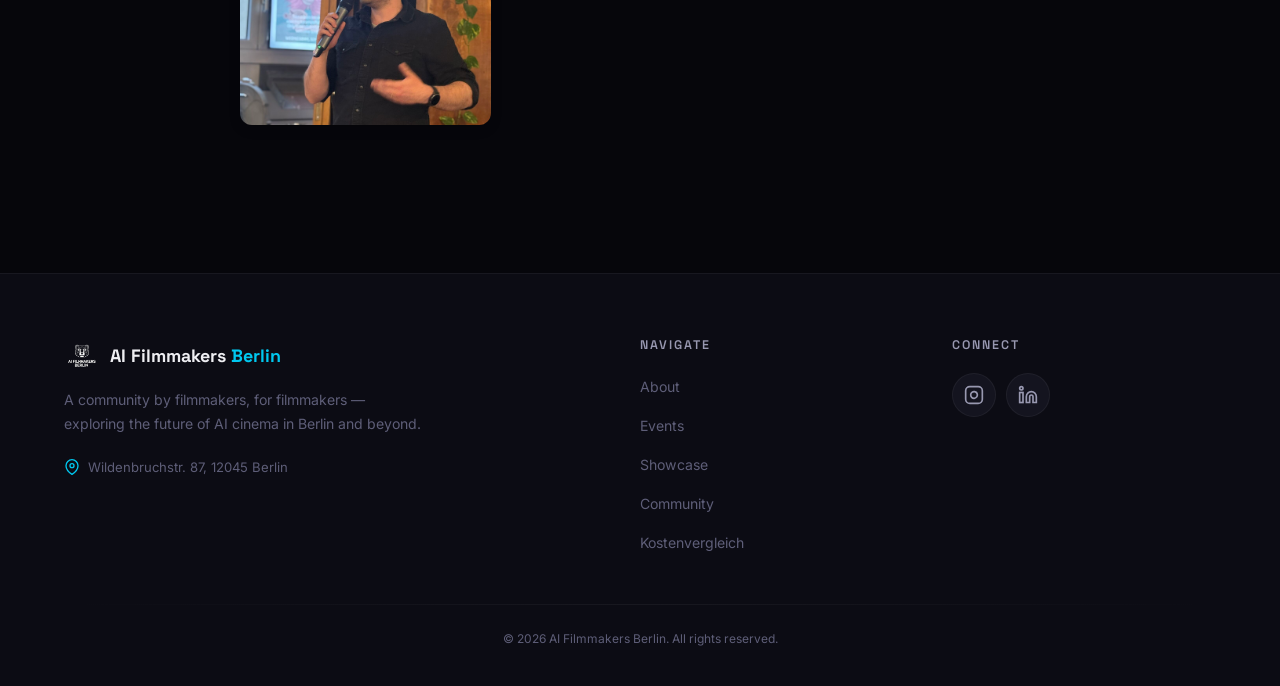
<file: past-meetup-smc.html>
<!DOCTYPE html>
<html lang="en">

<head>
    <meta charset="UTF-8">
    <meta name="viewport" content="width=device-width, initial-scale=1.0">
    <title>AI Filmmaker Meetup × Saturday Monster Challenge, April 2025 | AI Filmmakers Berlin</title>
    <meta name="description" content="A look back at our April 2025 AI Filmmaker Meetup at workish.berlin in Neukölln with the Saturday Monster Challenge: screenings, networking and live prompting.">
    <meta name="robots" content="index, follow">
    <link rel="canonical" href="https://aifilmmakers.berlin/past-meetup-smc.html">
    <meta property="og:title" content="AI Filmmaker Meetup × Saturday Monster Challenge, April 2025 | AI Filmmakers Berlin">
    <meta property="og:description" content="A look back at our April 2025 AI Filmmaker Meetup at workish.berlin in Neukölln with the Saturday Monster Challenge: screenings, networking and live prompting.">
    <meta property="og:type" content="article">
    <meta property="og:url" content="https://aifilmmakers.berlin/past-meetup-smc.html">
    <meta property="og:site_name" content="AI Filmmakers Berlin">
    <meta property="og:locale" content="en_US">
    <meta property="og:image" content="https://aifilmmakers.berlin/gallery/Workish%202/1744015582635.jpeg">
    <meta property="og:image:alt" content="AI Filmmaker Meetup at workish.berlin in April 2025">
    <meta name="twitter:card" content="summary_large_image">
    <meta name="twitter:title" content="AI Filmmaker Meetup × Saturday Monster Challenge, April 2025 | AI Filmmakers Berlin">
    <meta name="twitter:description" content="A look back at our April 2025 AI Filmmaker Meetup at workish.berlin in Neukölln with the Saturday Monster Challenge: screenings, networking and live prompting.">
    <meta name="twitter:image" content="https://aifilmmakers.berlin/gallery/Workish%202/1744015582635.jpeg">
    <meta name="twitter:image:alt" content="AI Filmmaker Meetup at workish.berlin in April 2025">
    <script type="application/ld+json">
    {
        "@context": "https://schema.org",
        "@graph": [
            {
                "@type": "BreadcrumbList",
                "itemListElement": [
                    {
                        "@type": "ListItem",
                        "position": 1,
                        "name": "AI Filmmakers Berlin",
                        "item": "https://aifilmmakers.berlin/"
                    },
                    {
                        "@type": "ListItem",
                        "position": 2,
                        "name": "Events",
                        "item": "https://aifilmmakers.berlin/#events"
                    },
                    {
                        "@type": "ListItem",
                        "position": 3,
                        "name": "Meetup × SMC, April 2025",
                        "item": "https://aifilmmakers.berlin/past-meetup-smc.html"
                    }
                ]
            },
            {
                "@type": "Event",
                "name": "AI Filmmaker Meetup × Saturday Monster Challenge",
                "description": "A look back at our April 2025 AI Filmmaker Meetup at workish.berlin in Neukölln with the Saturday Monster Challenge: screenings, networking and live prompting.",
                "url": "https://aifilmmakers.berlin/past-meetup-smc.html",
                "image": [
                    "https://aifilmmakers.berlin/gallery/Workish%202/1744015582635.jpeg"
                ],
                "startDate": "2025-04-04",
                "endDate": "2025-04-04",
                "eventAttendanceMode": "https://schema.org/OfflineEventAttendanceMode",
                "eventStatus": "https://schema.org/EventScheduled",
                "location": {
                    "@type": "Place",
                    "name": "workish.berlin",
                    "address": {
                        "@type": "PostalAddress",
                        "addressLocality": "Berlin",
                        "addressCountry": "DE",
                        "streetAddress": "Harzer Straße 39",
                        "postalCode": "12059"
                    }
                },
                "organizer": {
                    "@type": "Organization",
                    "name": "AI Filmmakers Berlin",
                    "url": "https://aifilmmakers.berlin/"
                },
                "performer": {
                    "@type": "Person",
                    "name": "Ben Chimoy",
                    "url": "https://www.linkedin.com/in/benchimoy/"
                }
            }
        ]
    }
    </script>
    <link rel="icon" type="image/png" href="favicon.jpg.png">
    <link rel="preconnect" href="https://fonts.googleapis.com">
    <link rel="preconnect" href="https://fonts.gstatic.com" crossorigin>
    <link
        href="https://fonts.googleapis.com/css2?family=Inter:wght@300;400;500;600;700&family=Space+Grotesk:wght@400;500;600;700&family=Instrument+Serif&display=swap"
        rel="stylesheet">
    <link rel="stylesheet" href="styles.css">
    <style>
        .event-detail-section {
            padding: 180px 0 100px;
            position: relative;
        }
        .event-detail-content {
            max-width: 800px;
            margin: 0 auto;
            position: relative;
            z-index: 2;
        }
        .back-link {
            display: inline-flex;
            align-items: center;
            gap: 0.5rem;
            color: var(--text-secondary);
            text-decoration: none;
            margin-bottom: 2rem;
            font-weight: 500;
            transition: color 0.3s ease;
        }
        .back-link:hover {
            color: var(--text-primary);
        }
        .event-detail-title {
            font-size: clamp(2.5rem, 5vw, 4rem);
            font-family: 'Space Grotesk', sans-serif;
            font-weight: 700;
            margin-bottom: 2rem;
            line-height: 1.1;
        }
        .event-body {
            font-size: 1.125rem;
            line-height: 1.8;
            color: var(--text-secondary);
        }
        .event-body p {
            margin-bottom: 1.5rem;
        }
        .event-body h3 {
            color: var(--text-primary);
            font-family: 'Space Grotesk', sans-serif;
            font-size: 1.75rem;
            margin: 3rem 0 1.5rem;
        }
        .event-body ul {
            list-style: none;
            padding-left: 0;
            margin-bottom: 2.5rem;
        }
        .event-body ul li {
            position: relative;
            padding-left: 2rem;
            margin-bottom: 1rem;
            color: var(--text-primary);
        }
        .event-body ul li::before {
            content: "→";
            position: absolute;
            left: 0;
            color: var(--accent-blue);
        }
        .event-gallery {
            display: grid;
            grid-template-columns: repeat(auto-fit, minmax(200px, 1fr));
            gap: 1.5rem;
            margin: 3rem 0;
        }
        .event-gallery img {
            width: 100%;
            height: 200px;
            object-fit: cover;
            border-radius: 12px;
            box-shadow: 0 4px 12px rgba(0,0,0,0.15);
            transition: transform 0.3s ease, box-shadow 0.3s ease;
        }
        .event-gallery img:hover {
            transform: translateY(-4px);
            box-shadow: 0 8px 24px rgba(0,0,0,0.3);
        }
        @media (max-width: 600px) {
            .event-gallery {
                grid-template-columns: repeat(2, 1fr);
                gap: 1rem;
            }
            .event-gallery img {
                height: 150px;
            }
        }
    </style>
</head>

<body>
    <!-- Navigation -->
    <nav class="navbar" id="navbar">
        <div class="nav-container">
            <a href="index.html" class="nav-logo">
                <img src="logo.png" alt="AI Filmmakers Berlin" class="logo-img">
                <span class="logo-text">AI Filmmakers <span class="logo-accent">Berlin</span></span>
            </a>
            <ul class="nav-links" id="navLinks">
                <li><a href="index.html#about">About</a></li>
                <li><a href="index.html#events">Events</a></li>
                <li><a href="index.html#showcase">Showcase</a></li>
                <li><a href="index.html#community">Community</a></li>
                <li><a href="kostenvergleich.html">Kostenvergleich</a></li>
            </ul>
        </div>
    </nav>

    <!-- Event Detail Section -->
    <section class="event-detail-section">
        <div class="bg-decoration bg-orb bg-orb-purple" style="top: 10%; right: 10%;"></div>
        <div class="container">
            <div class="event-detail-content">
                <a href="index.html#events" class="back-link">
                    <svg width="20" height="20" viewBox="0 0 24 24" fill="none" stroke="currentColor" stroke-width="2">
                        <path d="M19 12H5M12 19L5 12L12 5"/>
                    </svg>
                    Back to Events
                </a>
                
                <span class="section-tag" style="margin-bottom: 1.5rem; display: inline-block;">Past Event</span>
                <h1 class="event-detail-title" style="margin-bottom: 0.5rem;">AI Filmmaker Meetup</h1>
                <div class="text-gradient" style="font-size: clamp(1.2rem, 2.5vw, 1.75rem); font-family: 'Space Grotesk', sans-serif; font-weight: 600; margin-bottom: 2rem;">4 April 2025, Saturday Monster Challenge Special</div>
                
                <div class="event-body">
                    <p>Our April 2025 meetup at workish.berlin brought the local AI filmmaking community together for an unforgettable night of creative exchange. We gathered seasoned filmmakers and curious innovators to discuss the cutting-edge trends shaping the future of storytelling.</p>
                    
                    <h3>Highlights of the evening</h3>
                    <ul>
                        <li>An exclusive screening session featuring some of the latest AI-powered short films, demonstrating what modern tools are truly capable of.</li>
                        <li><strong>Live Prompting with the SMC - Saturday Monster Challenge:</strong> We hosted an explosive live prompting session in collaboration with SMC, where attendees got hands-on experience crafting AI visuals in real-time alongside industry peers.</li>
                    </ul>

                    <p>These dynamic, community-driven meetups are designed to foster deep connections and launch bold new creative collaborations. We are actively seeking visionary partners who want to support the next era of AI filmmaking. If you represent an organization or tech platform looking to sponsor or co-host future groundbreaking events, we'd love to hear from you!</p>
                    
                    <h3>Gallery</h3>
                    <div class="event-gallery">
                        <img src="gallery/Workish 2/1744015582635.jpeg" alt="SMC Workish Meetup Photo 1" loading="lazy">
                        <img src="gallery/Workish 2/1744015582738.jpeg" alt="SMC Workish Meetup Photo 2" loading="lazy">
                        <img src="gallery/Workish 2/1744015582739.jpeg" alt="SMC Workish Meetup Photo 3" loading="lazy">
                        <img src="gallery/Workish 2/1744015582750.jpeg" alt="SMC Workish Meetup Photo 4" loading="lazy">
                        <img src="gallery/Workish 2/1744015582764.jpeg" alt="SMC Workish Meetup Photo 5" loading="lazy">
                        <img src="gallery/Workish 2/1744015582942.jpeg" alt="SMC Workish Meetup Photo 6" loading="lazy">
                        <img src="gallery/Workish 2/1744015582996.jpeg" alt="SMC Workish Meetup Photo 7" loading="lazy">
                    </div>
                </div>
            </div>
        </div>
    </section>

    <!-- Footer -->
    <footer class="footer">
        <div class="container">
            <div class="footer-grid">
                <div class="footer-brand-col">
                    <div class="footer-brand">
                        <img src="logo.png" alt="AI Filmmakers Berlin" class="logo-img">
                        <span class="logo-text">AI Filmmakers <span class="logo-accent">Berlin</span></span>
                    </div>
                    <p class="footer-text">A community by filmmakers, for filmmakers — exploring the future of AI cinema in Berlin and beyond.</p>
                    <div class="footer-address">
                        <svg width="16" height="16" viewBox="0 0 24 24" fill="none" stroke="currentColor" stroke-width="2">
                            <path d="M21 10c0 7-9 13-9 13s-9-6-9-13a9 9 0 0 1 18 0z" />
                            <circle cx="12" cy="10" r="3" />
                        </svg>
                        <span>Wildenbruchstr. 87, 12045 Berlin</span>
                    </div>
                </div>
                <div class="footer-nav-col">
                    <h4 class="footer-heading">Navigate</h4>
                    <ul class="footer-nav">
                        <li><a href="index.html#about">About</a></li>
                        <li><a href="index.html#events">Events</a></li>
                        <li><a href="index.html#showcase">Showcase</a></li>
                        <li><a href="index.html#community">Community</a></li>
                        <li><a href="kostenvergleich.html">Kostenvergleich</a></li>
                    </ul>
                </div>
                <div class="footer-connect-col">
                    <h4 class="footer-heading">Connect</h4>
                    <div class="footer-social">
                        <a href="#" class="social-link" aria-label="Instagram"><svg width="20" height="20" viewBox="0 0 24 24" fill="none" stroke="currentColor" stroke-width="2"><rect x="2" y="2" width="20" height="20" rx="5" ry="5" /><path d="M16 11.37A4 4 0 1 1 12.63 8 4 4 0 0 1 16 11.37z" /><line x1="17.5" y1="6.5" x2="17.51" y2="6.5" /></svg></a>
                        <a href="#" class="social-link" aria-label="LinkedIn"><svg width="20" height="20" viewBox="0 0 24 24" fill="none" stroke="currentColor" stroke-width="2"><path d="M16 8a6 6 0 0 1 6 6v7h-4v-7a2 2 0 0 0-2-2 2 2 0 0 0-2 2v7h-4v-7a6 6 0 0 1 6-6z" /><rect x="2" y="9" width="4" height="12" /><circle cx="4" cy="4" r="2" /></svg></a>
                    </div>
                </div>
            </div>
            <div class="footer-bottom">
                <div class="footer-divider"></div>
                <p class="footer-copyright">&copy; 2026 AI Filmmakers Berlin. All rights reserved.</p>
            </div>
        </div>
    </footer>

    <script src="site-config.js"></script>
    <script src="script.js"></script>
</body>
</html>
</file>
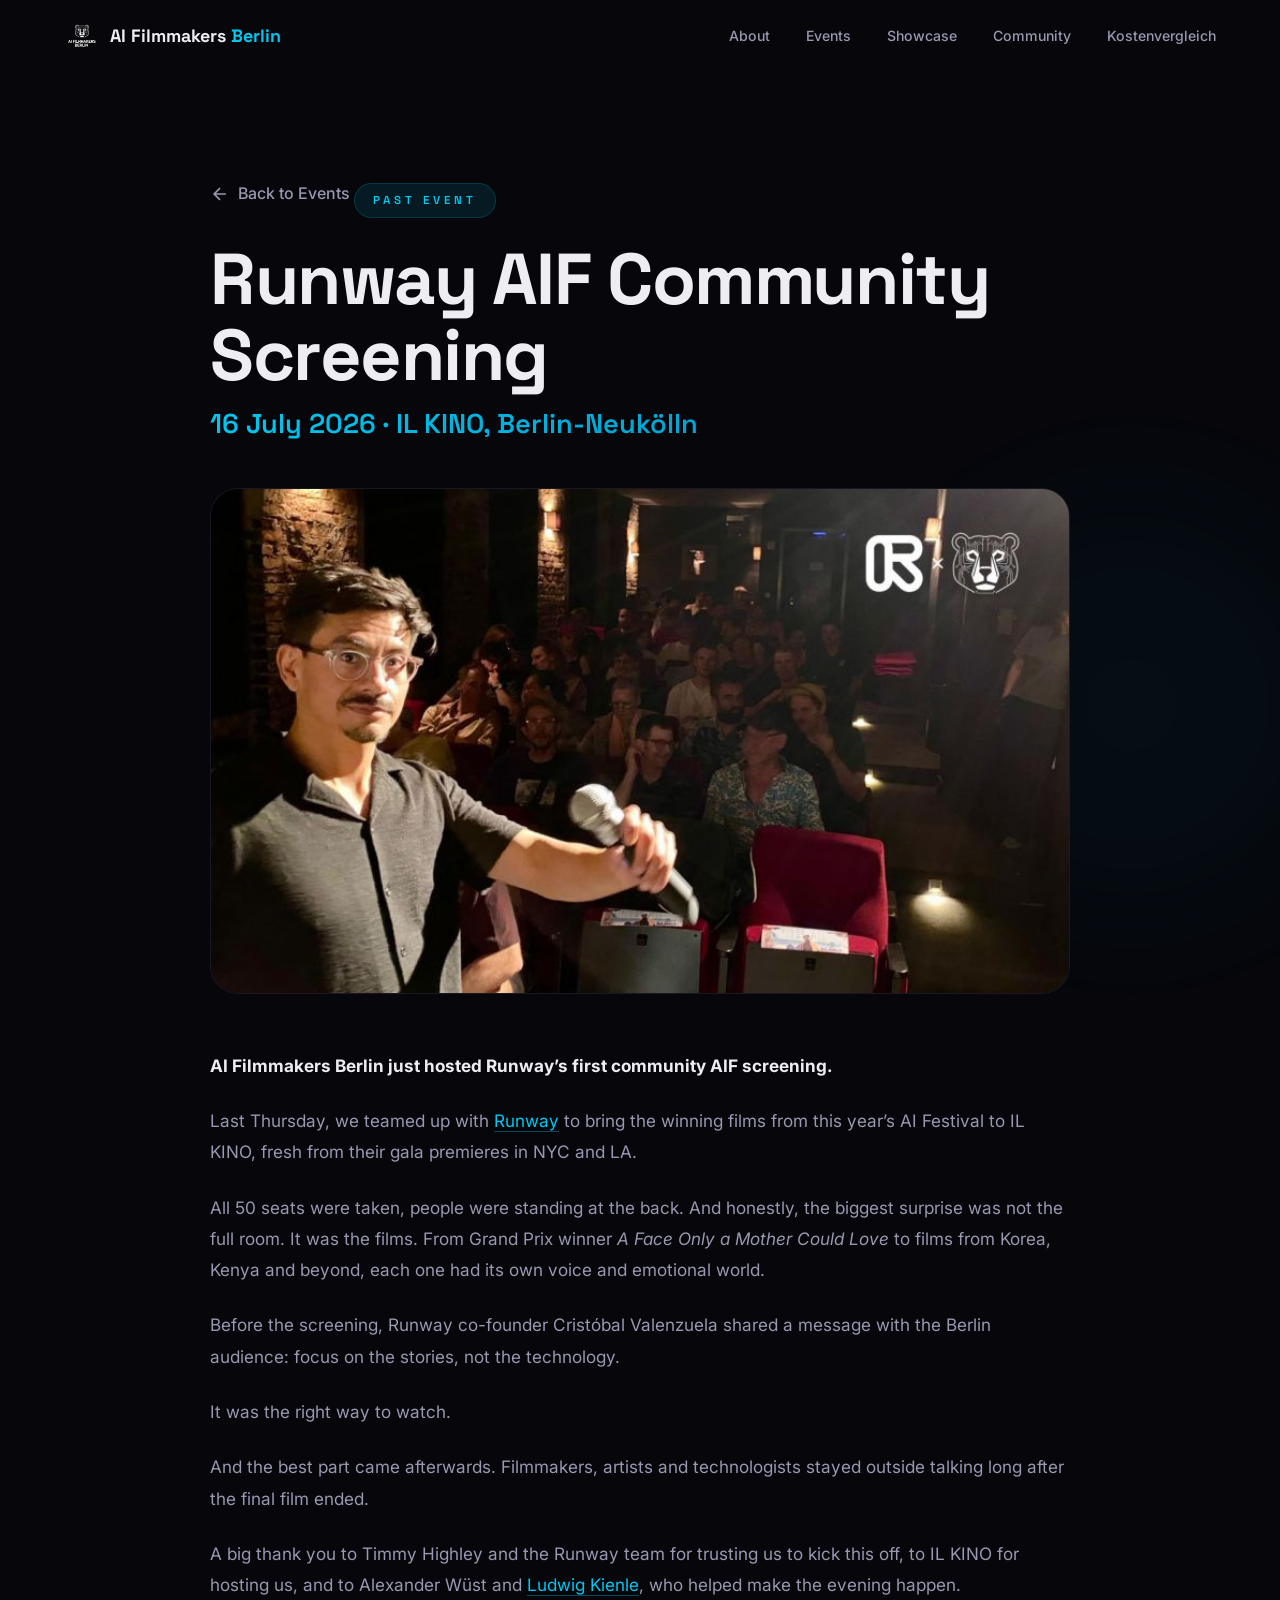
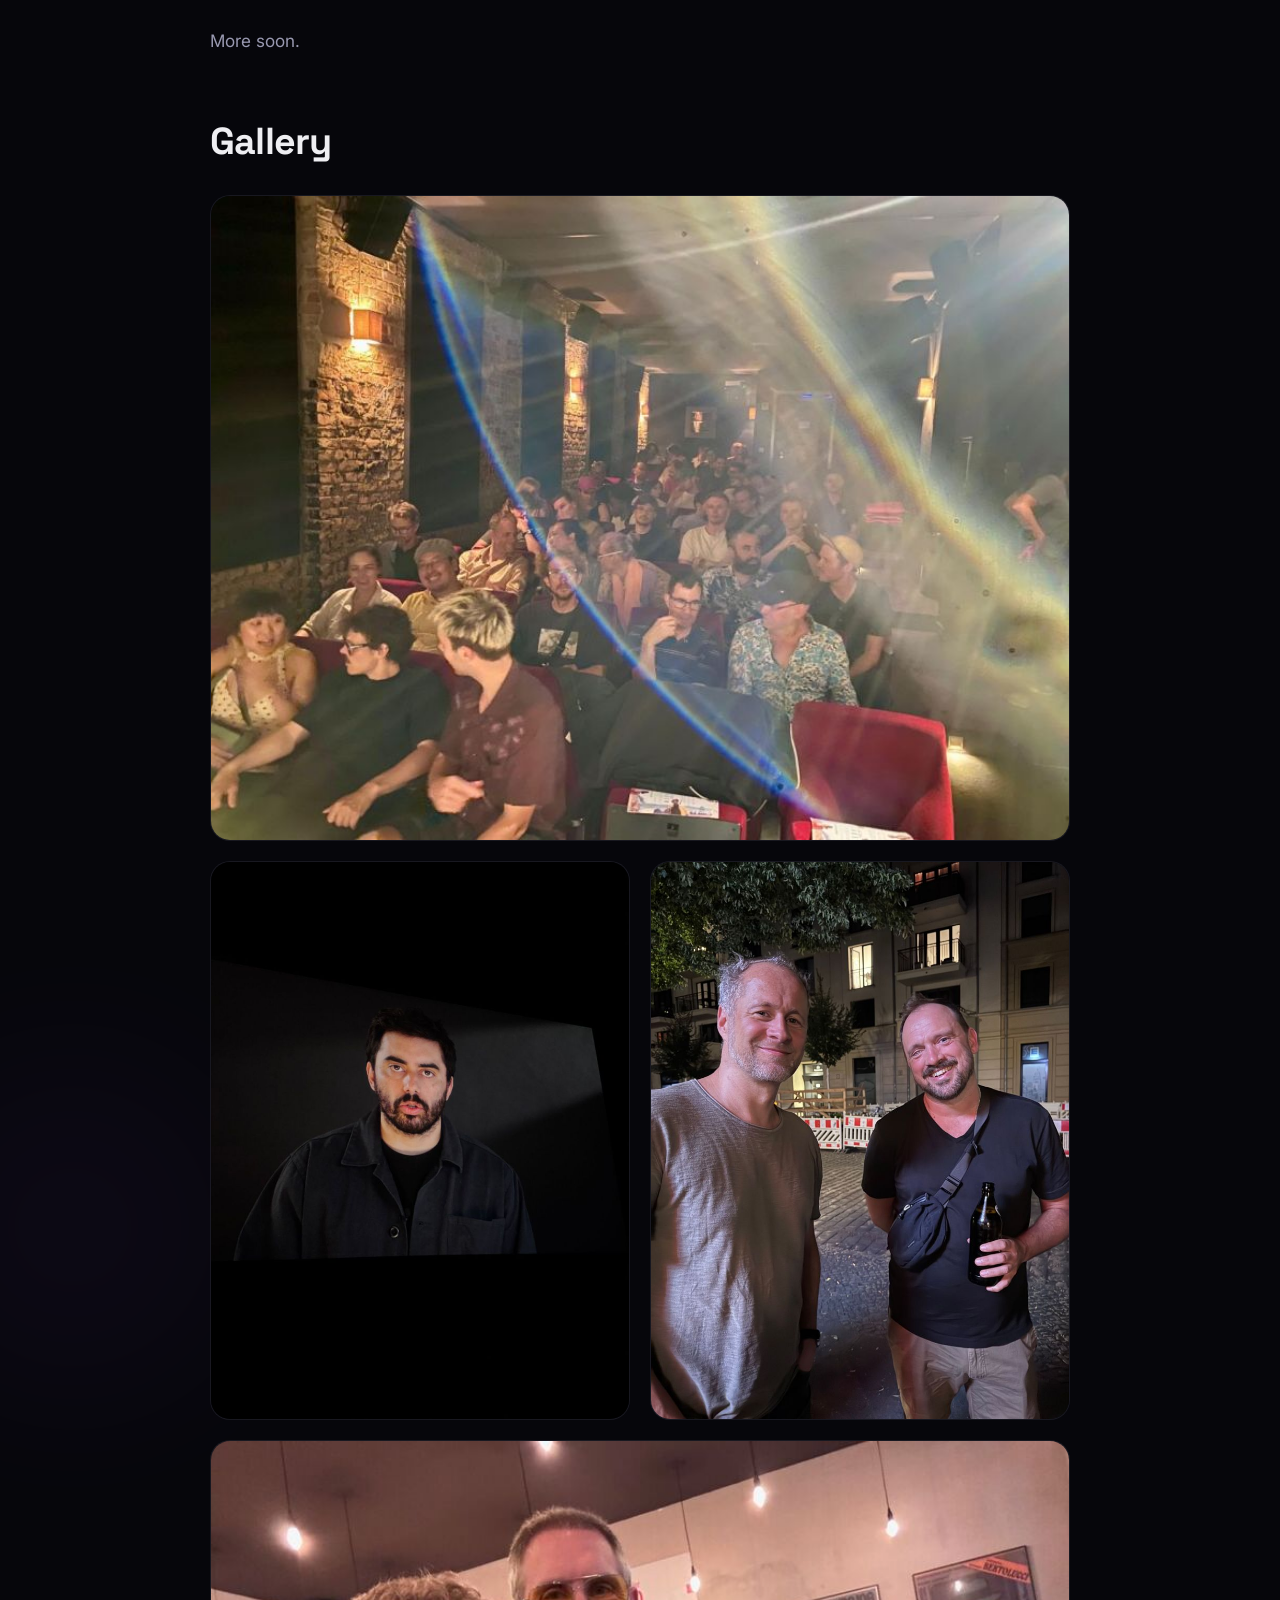
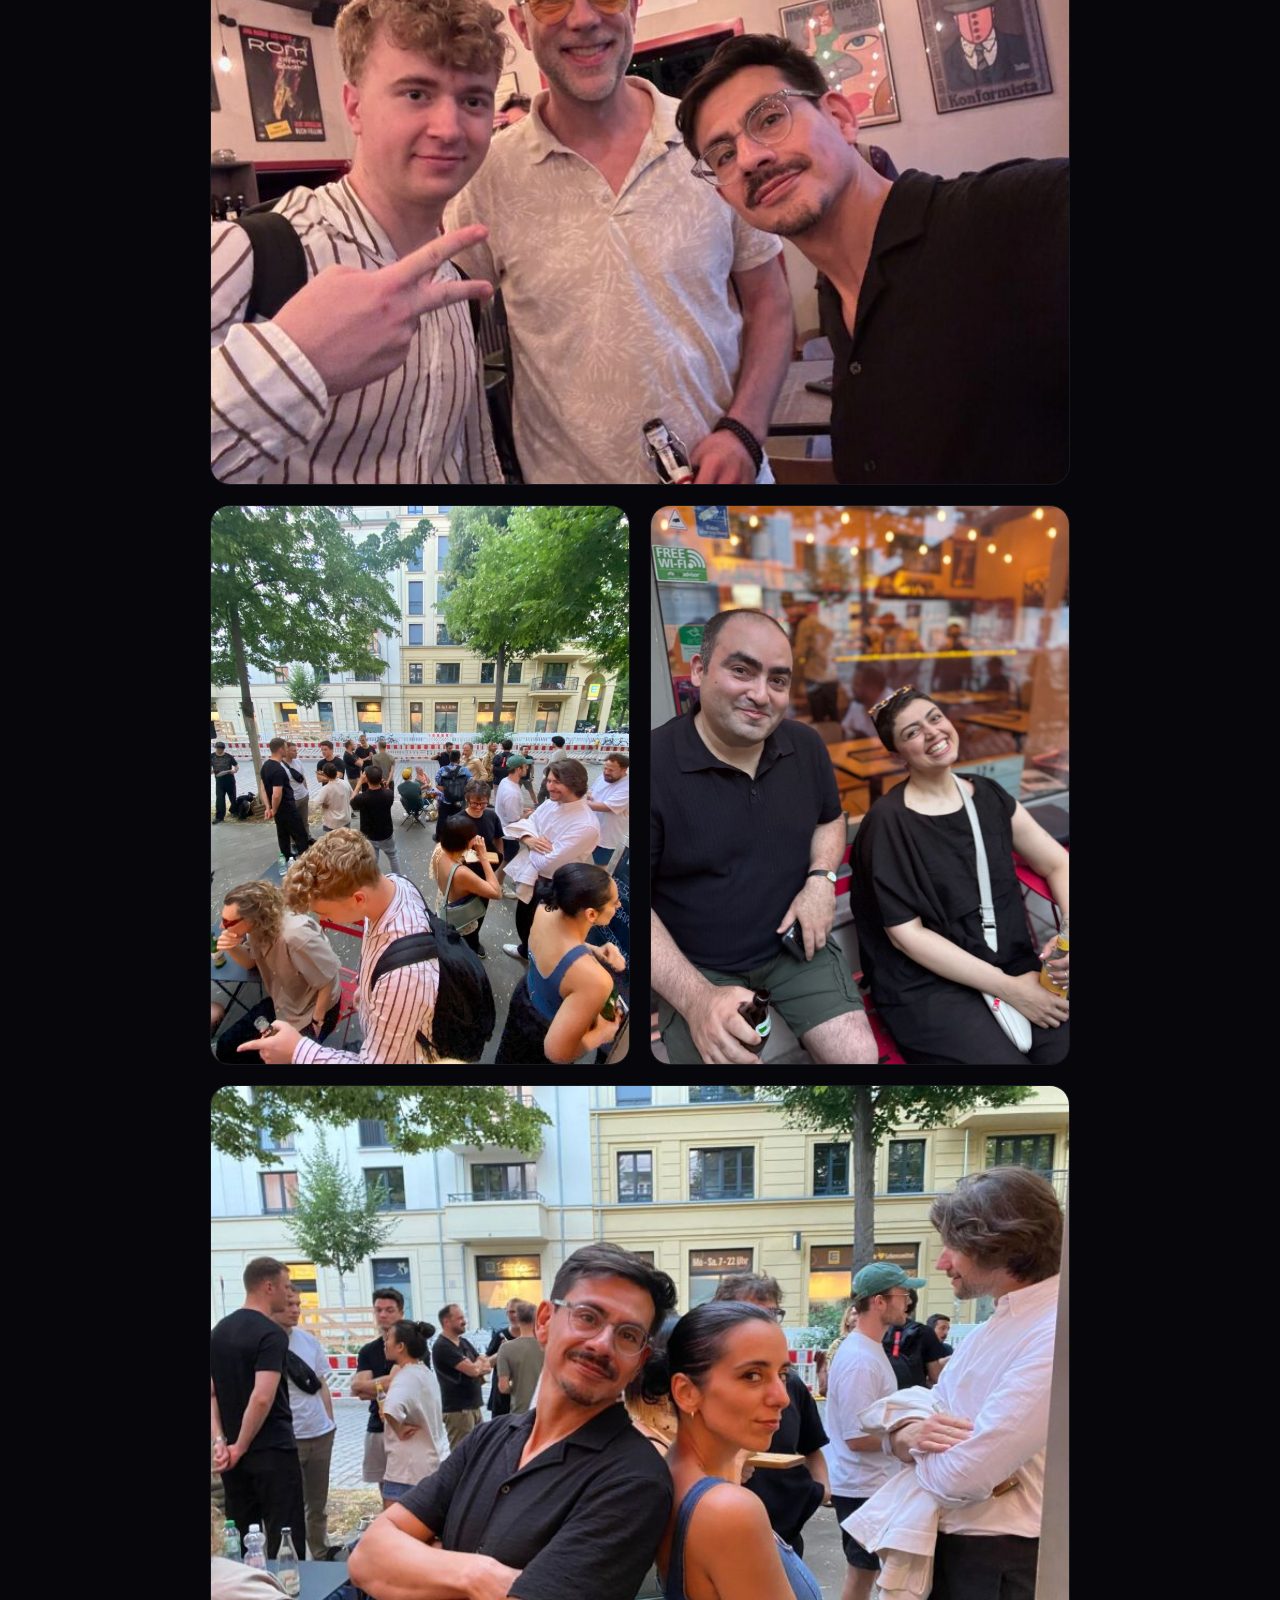
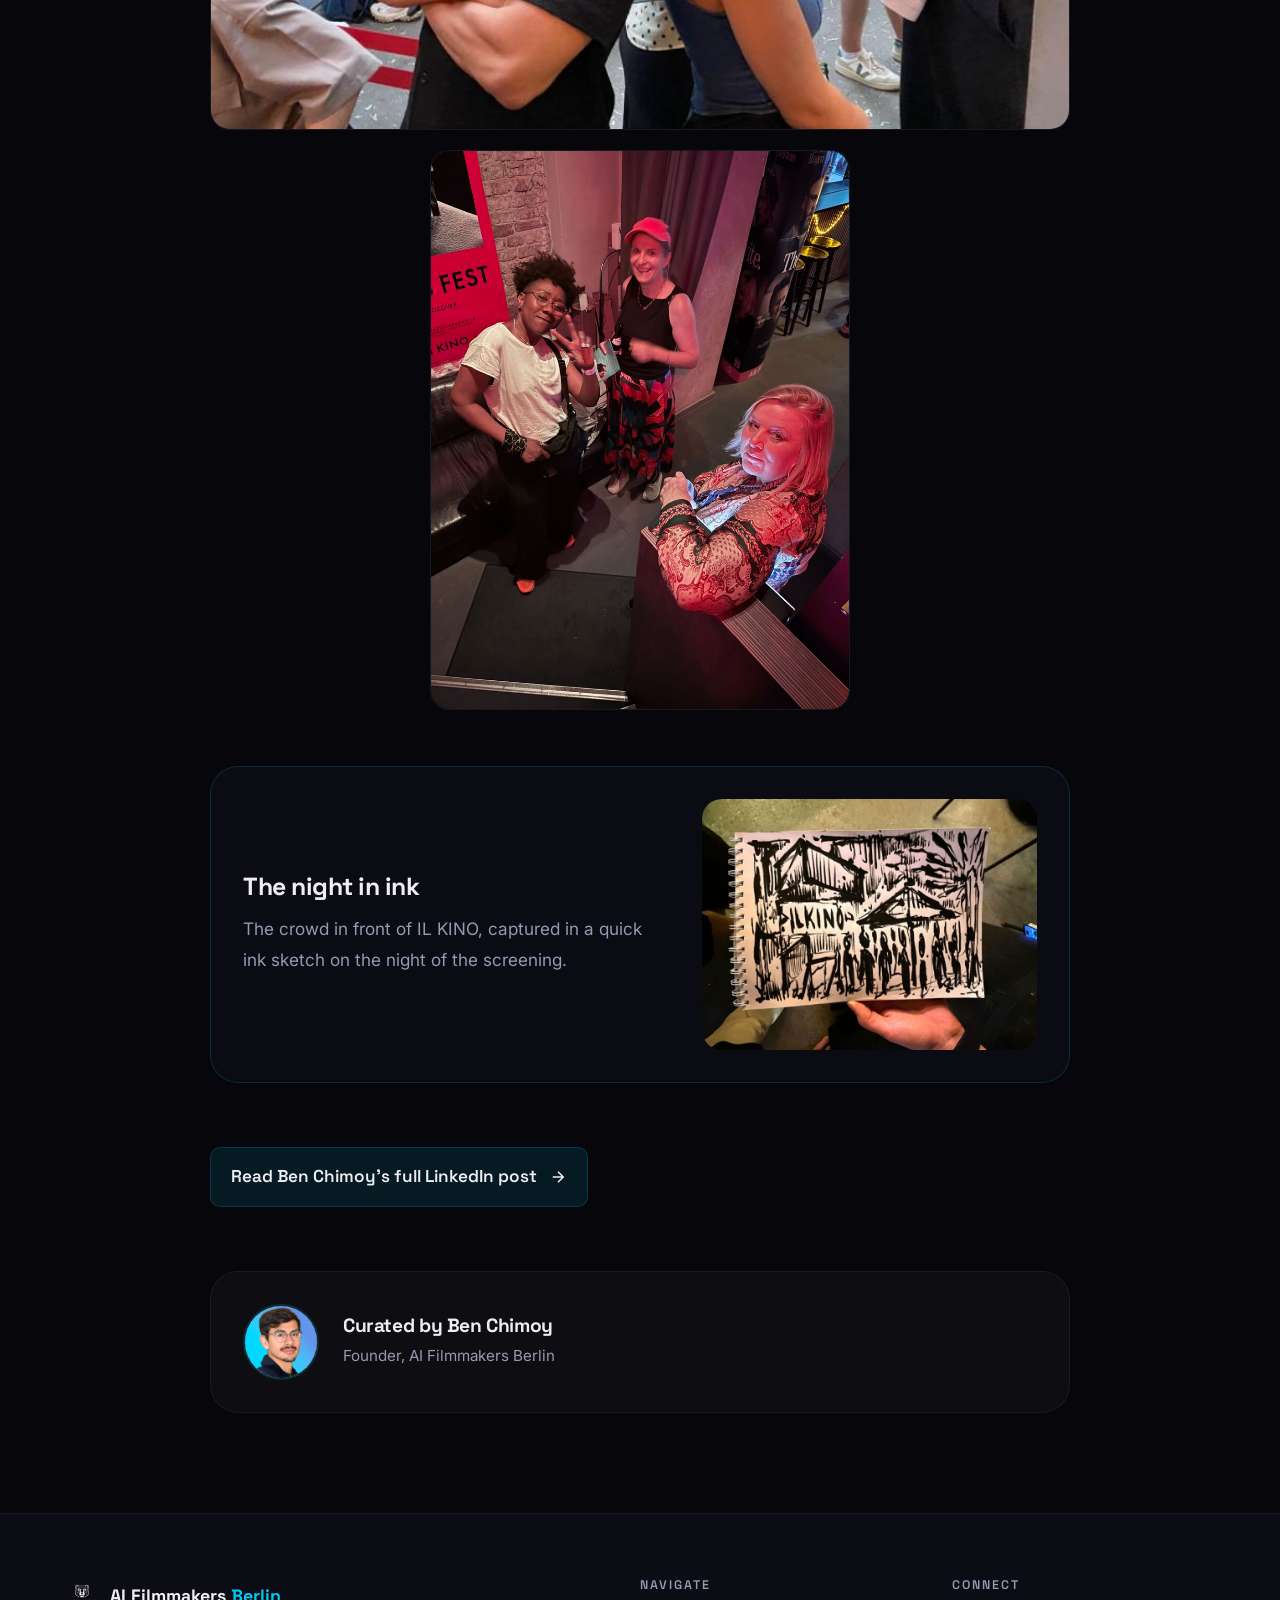
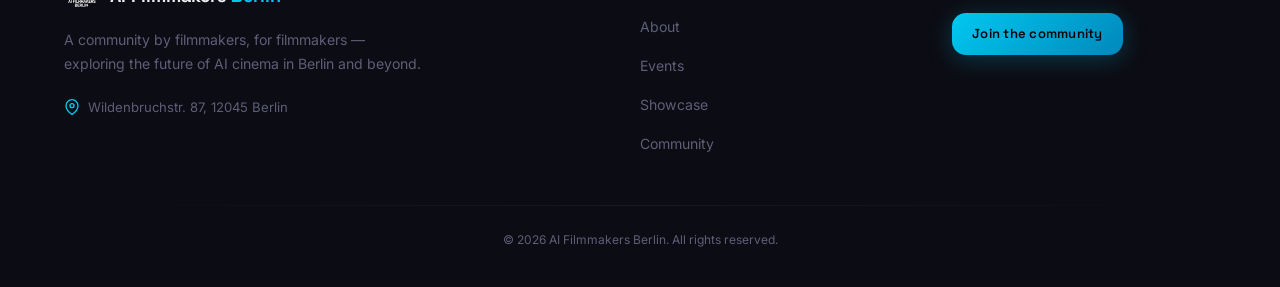
<file: runway-aif-screening-2026.html>
<!DOCTYPE html>
<html lang="en">

<head>
    <meta charset="UTF-8">
    <meta name="viewport" content="width=device-width, initial-scale=1.0">
    <title>Runway AIF Community Screening at IL KINO | AI Filmmakers Berlin</title>
    <meta name="description"
        content="AI Filmmakers Berlin hosted Runway’s first community AIF screening at IL KINO on 16 July 2026: the winning films of this year’s AI Festival, all 50 seats taken.">
    <meta name="robots" content="index, follow">
    <link rel="canonical" href="https://aifilmmakers.berlin/runway-aif-screening-2026.html">
    <meta property="og:title" content="Runway AIF Community Screening at IL KINO | AI Filmmakers Berlin">
    <meta property="og:description" content="AI Filmmakers Berlin hosted Runway’s first community AIF screening at IL KINO on 16 July 2026: the winning films of this year’s AI Festival, all 50 seats taken.">
    <meta property="og:type" content="article">
    <meta property="og:url" content="https://aifilmmakers.berlin/runway-aif-screening-2026.html">
    <meta property="og:site_name" content="AI Filmmakers Berlin">
    <meta property="og:locale" content="en_US">
    <meta property="og:image" content="https://aifilmmakers.berlin/gallery/Runway-AIF-2026/ben-chimoy-intro.jpg">
    <meta property="og:image:width" content="800">
    <meta property="og:image:height" content="470">
    <meta property="og:image:alt" content="Ben Chimoy welcoming the audience at IL KINO">
    <meta name="twitter:card" content="summary_large_image">
    <meta name="twitter:title" content="Runway AIF Community Screening at IL KINO | AI Filmmakers Berlin">
    <meta name="twitter:description" content="AI Filmmakers Berlin hosted Runway’s first community AIF screening at IL KINO on 16 July 2026: the winning films of this year’s AI Festival, all 50 seats taken.">
    <meta name="twitter:image" content="https://aifilmmakers.berlin/gallery/Runway-AIF-2026/ben-chimoy-intro.jpg">
    <meta name="twitter:image:alt" content="Ben Chimoy welcoming the audience at IL KINO">
    <script type="application/ld+json">
    {
        "@context": "https://schema.org",
        "@graph": [
            {
                "@type": "BreadcrumbList",
                "itemListElement": [
                    {
                        "@type": "ListItem",
                        "position": 1,
                        "name": "AI Filmmakers Berlin",
                        "item": "https://aifilmmakers.berlin/"
                    },
                    {
                        "@type": "ListItem",
                        "position": 2,
                        "name": "Events",
                        "item": "https://aifilmmakers.berlin/#events"
                    },
                    {
                        "@type": "ListItem",
                        "position": 3,
                        "name": "Runway AIF Community Screening",
                        "item": "https://aifilmmakers.berlin/runway-aif-screening-2026.html"
                    }
                ]
            },
            {
                "@type": "Event",
                "name": "Runway AIF Community Screening — Berlin",
                "description": "AI Filmmakers Berlin hosted Runway’s first community AIF screening at IL KINO on 16 July 2026: the winning films of this year’s AI Festival, all 50 seats taken.",
                "url": "https://aifilmmakers.berlin/runway-aif-screening-2026.html",
                "image": [
                    "https://aifilmmakers.berlin/gallery/Runway-AIF-2026/ben-chimoy-intro.jpg"
                ],
                "startDate": "2026-07-16T20:00:00+02:00",
                "endDate": "2026-07-16T23:00:00+02:00",
                "eventAttendanceMode": "https://schema.org/OfflineEventAttendanceMode",
                "eventStatus": "https://schema.org/EventScheduled",
                "location": {
                    "@type": "Place",
                    "name": "IL KINO",
                    "address": {
                        "@type": "PostalAddress",
                        "addressLocality": "Berlin",
                        "addressCountry": "DE",
                        "streetAddress": "Nansenstraße 22",
                        "postalCode": "12047"
                    }
                },
                "organizer": {
                    "@type": "Organization",
                    "name": "AI Filmmakers Berlin",
                    "url": "https://aifilmmakers.berlin/"
                },
                "performer": {
                    "@type": "Person",
                    "name": "Ben Chimoy",
                    "url": "https://www.linkedin.com/in/benchimoy/"
                },
                "sponsor": [
                    {
                        "@type": "Organization",
                        "name": "Runway"
                    }
                ]
            }
        ]
    }
    </script>
    <link rel="icon" type="image/png" href="favicon.jpg.png">
    <link rel="preconnect" href="https://fonts.googleapis.com">
    <link rel="preconnect" href="https://fonts.gstatic.com" crossorigin>
    <link
        href="https://fonts.googleapis.com/css2?family=Inter:wght@300;400;500;600;700&family=Space+Grotesk:wght@400;500;600;700&family=Instrument+Serif&display=swap"
        rel="stylesheet">
    <link rel="stylesheet" href="styles.css">
    <style>
        .event-detail-section {
            padding: 180px 0 100px;
            position: relative;
        }

        .event-detail-content {
            max-width: 860px;
            margin: 0 auto;
            position: relative;
            z-index: 2;
        }

        .back-link {
            display: inline-flex;
            align-items: center;
            gap: 0.5rem;
            color: var(--text-secondary);
            text-decoration: none;
            margin-bottom: 2rem;
            font-weight: 500;
            transition: color 0.3s ease;
        }

        .back-link:hover,
        .event-body a:hover {
            color: var(--text-primary);
        }

        .event-detail-title {
            font-size: clamp(2.5rem, 6vw, 4.5rem);
            font-family: var(--font-heading);
            font-weight: 700;
            margin-bottom: 0.5rem;
            line-height: 1.05;
        }

        .event-detail-meta {
            font-size: clamp(1.15rem, 2.5vw, 1.7rem);
            font-family: var(--font-heading);
            font-weight: 600;
            margin-bottom: 2.5rem;
        }

        .event-hero-image {
            margin: 2.5rem 0 3.5rem;
            overflow: hidden;
            border-radius: var(--radius-xl);
            border: 1px solid var(--border-color);
            background: var(--bg-card);
        }

        .event-hero-image img {
            display: block;
            width: 100%;
            height: auto;
        }

        .event-body {
            font-size: 1.075rem;
            line-height: 1.82;
            color: var(--text-secondary);
        }

        .event-body p {
            margin-bottom: 1.5rem;
        }

        .event-body h2 {
            color: var(--text-primary);
            font-family: var(--font-heading);
            font-size: clamp(1.75rem, 4vw, 2.35rem);
            margin: 4rem 0 1.5rem;
        }

        .event-body a {
            color: var(--accent-blue);
            text-decoration: underline;
            text-decoration-color: rgba(0, 200, 240, 0.35);
            text-underline-offset: 4px;
            transition: color 0.2s ease;
        }

        .event-highlights {
            list-style: none;
            padding: 0;
            margin: 2rem 0 3rem;
        }

        .event-highlights li {
            position: relative;
            padding: 0.9rem 0 0.9rem 2rem;
            border-bottom: 1px solid var(--border-color);
            color: var(--text-primary);
        }

        .event-highlights li::before {
            content: "→";
            position: absolute;
            left: 0;
            color: var(--accent-blue);
        }

        .award-feature {
            margin: 3rem 0;
            display: grid;
            grid-template-columns: minmax(0, 1fr) minmax(240px, 0.8fr);
            align-items: center;
            gap: 2.5rem;
            padding: 2rem;
            border: 1px solid var(--border-highlight);
            border-radius: var(--radius-xl);
            background: var(--bg-card);
        }

        .award-feature img {
            display: block;
            width: 100%;
            height: auto;
            border-radius: var(--radius-lg);
        }

        .award-feature h3 {
            color: var(--text-primary);
            font-family: var(--font-heading);
            font-size: 1.55rem;
            margin-bottom: 0.75rem;
        }

        .award-feature p {
            margin: 0;
        }

        .event-gallery {
            display: grid;
            grid-template-columns: repeat(2, minmax(0, 1fr));
            gap: 1.25rem;
            margin: 2rem 0 3.5rem;
        }

        .event-gallery figure {
            margin: 0;
            overflow: hidden;
            border-radius: var(--radius-lg);
            border: 1px solid var(--border-color);
            background: var(--bg-card);
        }

        .event-gallery figure.wide,
        .event-gallery figure.portrait {
            grid-column: 1 / -1;
        }

        .event-gallery figure.portrait {
            width: min(100%, 520px);
            justify-self: center;
        }

        .event-gallery img {
            display: block;
            width: 100%;
            height: auto;
            transition: transform 0.35s ease;
        }

        .event-gallery figure:not(.wide) img {
            aspect-ratio: 4 / 3;
            object-fit: cover;
        }

        .event-gallery figure.tall img {
            aspect-ratio: 3 / 4;
            object-position: top;
        }

        .event-gallery figure.portrait.tall {
            width: min(100%, 420px);
        }

        .event-gallery figure:hover img {
            transform: scale(1.015);
        }

        .linkedin-cta {
            display: inline-flex;
            align-items: center;
            gap: 0.75rem;
            margin-top: 1rem;
            padding: 0.85rem 1.25rem;
            border: 1px solid var(--border-highlight);
            border-radius: 10px;
            color: var(--text-primary) !important;
            text-decoration: none !important;
            font-family: var(--font-heading);
            font-weight: 600;
            background: var(--accent-blue-dim);
        }

        .event-curator-box {
            margin-top: 4rem;
            padding: 2rem;
            border-radius: var(--radius-xl);
            background: rgba(255, 255, 255, 0.03);
            border: 1px solid var(--border-color);
            display: flex;
            align-items: center;
            gap: 1.5rem;
        }

        .event-curator-box img {
            width: 76px;
            height: 76px;
            border-radius: 50%;
            object-fit: cover;
            border: 2px solid var(--border-highlight);
        }

        .event-curator-box h3 {
            margin: 0 0 0.25rem;
            color: var(--text-primary);
            font-size: 1.2rem;
        }

        .event-curator-box p {
            margin: 0;
            font-size: 0.95rem;
        }

        @media (max-width: 700px) {
            .event-detail-section {
                padding: 130px 0 72px;
            }

            .event-gallery,
            .award-feature {
                grid-template-columns: 1fr;
            }

            .event-gallery figure,
            .event-gallery figure.wide,
            .event-gallery figure.portrait {
                grid-column: auto;
                width: 100%;
            }

            .award-feature {
                padding: 1.25rem;
                gap: 1.5rem;
            }

            .event-curator-box {
                align-items: flex-start;
                padding: 1.5rem;
            }
        }
    </style>
</head>

<body>
    <nav class="navbar" id="navbar">
        <div class="nav-container">
            <a href="index.html" class="nav-logo">
                <img src="logo.png" alt="AI Filmmakers Berlin" class="logo-img">
                <span class="logo-text">AI Filmmakers <span class="logo-accent">Berlin</span></span>
            </a>
            <ul class="nav-links" id="navLinks">
                <li><a href="index.html#about">About</a></li>
                <li><a href="index.html#events">Events</a></li>
                <li><a href="index.html#showcase">Showcase</a></li>
                <li><a href="index.html#community">Community</a></li>
                <li><a href="kostenvergleich.html">Kostenvergleich</a></li>
            </ul>
        </div>
    </nav>

    <main>
        <section class="event-detail-section">
            <div class="bg-decoration bg-orb bg-orb-blue" style="top: 8%; right: -4%;"></div>
            <div class="bg-decoration bg-orb bg-orb-purple" style="top: 42%; left: -8%;"></div>
            <div class="container">
                <article class="event-detail-content">
                    <a href="index.html#events" class="back-link">
                        <svg width="20" height="20" viewBox="0 0 24 24" fill="none" stroke="currentColor"
                            stroke-width="2" aria-hidden="true">
                            <path d="M19 12H5M12 19L5 12L12 5" />
                        </svg>
                        Back to Events
                    </a>

                    <span class="section-tag" style="margin-bottom: 1.5rem; display: inline-block;">Past Event</span>
                    <h1 class="event-detail-title">Runway AIF Community Screening</h1>
                    <div class="event-detail-meta text-gradient">16 July 2026 · IL KINO, Berlin-Neukölln</div>

                    <div class="event-hero-image">
                        <img src="gallery/Runway-AIF-2026/ben-chimoy-intro.jpg"
                            alt="Ben Chimoy welcoming a full house at IL KINO" width="800" height="470"
                            decoding="async">
                    </div>

                    <div class="event-body">
                        <p><strong style="color: var(--text-primary);">AI Filmmakers Berlin just hosted Runway’s first community AIF screening.</strong></p>

                        <p>Last Thursday, we teamed up with <a href="https://runwayml.com/" target="_blank" rel="noopener">Runway</a> to bring the winning films from this year’s AI Festival to IL KINO, fresh from their gala premieres in NYC and LA.</p>

                        <p>All 50 seats were taken, people were standing at the back. And honestly, the biggest surprise was not the full room. It was the films. From Grand Prix winner <em>A Face Only a Mother Could Love</em> to films from Korea, Kenya and beyond, each one had its own voice and emotional world.</p>

                        <p>Before the screening, Runway co-founder Cristóbal Valenzuela shared a message with the Berlin audience: focus on the stories, not the technology.</p>

                        <p>It was the right way to watch.</p>

                        <p>And the best part came afterwards. Filmmakers, artists and technologists stayed outside talking long after the final film ended.</p>

                        <p>A big thank you to Timmy Highley and the Runway team for trusting us to kick this off, to IL KINO for hosting us, and to Alexander Wüst and <a href="https://www.linkedin.com/in/ludwig-kienle-a169a8278/" target="_blank" rel="noopener">Ludwig Kienle</a>, who helped make the evening happen.</p>

                        <p>More soon.</p>

                        <h2>Gallery</h2>
                        <div class="event-gallery">
                            <figure class="wide">
                                <img src="gallery/Runway-AIF-2026/audience.jpg"
                                    alt="Audience in the cinema seats at IL KINO before the screening" width="800"
                                    height="600" loading="lazy" decoding="async">
                            </figure>
                            <figure class="tall">
                                <img src="gallery/Runway-AIF-2026/screening.jpg"
                                    alt="On the big screen at IL KINO" width="800"
                                    height="1066" loading="lazy" decoding="async">
                            </figure>
                            <figure class="tall">
                                <img src="gallery/Runway-AIF-2026/guests-outside.jpg"
                                    alt="Guests outside IL KINO after the screening" width="800" height="1066"
                                    loading="lazy" decoding="async">
                            </figure>
                            <figure class="wide">
                                <img src="gallery/Runway-AIF-2026/community-selfie.jpg"
                                    alt="Ben Chimoy with guests in the IL KINO bar" width="800" height="600"
                                    loading="lazy" decoding="async">
                            </figure>
                            <figure class="tall">
                                <img src="gallery/Runway-AIF-2026/crowd-outside.jpg"
                                    alt="The crowd gathering on the street outside IL KINO" width="800" height="1066"
                                    loading="lazy" decoding="async">
                            </figure>
                            <figure class="tall">
                                <img src="gallery/Runway-AIF-2026/guests-bar.jpg"
                                    alt="Guests sitting outside the IL KINO bar" width="800" height="1066"
                                    loading="lazy" decoding="async">
                            </figure>
                            <figure class="wide">
                                <img src="gallery/Runway-AIF-2026/ben-chimoy-street.jpg"
                                    alt="Ben Chimoy with a guest outside IL KINO" width="800" height="600"
                                    loading="lazy" decoding="async">
                            </figure>
                            <figure class="portrait tall">
                                <img src="gallery/Runway-AIF-2026/foyer.jpg"
                                    alt="Guests in the IL KINO foyer" width="800" height="1067" loading="lazy"
                                    decoding="async">
                            </figure>
                        </div>

                        <div class="award-feature">
                            <div>
                                <h3>The night in ink</h3>
                                <p>The crowd in front of IL KINO, captured in a quick ink sketch on the night of the screening.</p>
                            </div>
                            <img src="gallery/Runway-AIF-2026/sketch.jpg"
                                alt="Ink sketch of the crowd in front of IL KINO" width="800" height="600"
                                loading="lazy" decoding="async">
                        </div>

                        <a class="linkedin-cta"
                            href="https://www.linkedin.com/posts/benchimoy_aifilmmaking-runwayai-aifilmmakersberlin-activity-7485230704134565888-x2lr"
                            target="_blank" rel="noopener">
                            Read Ben Chimoy’s full LinkedIn post
                            <svg width="18" height="18" viewBox="0 0 24 24" fill="none" stroke="currentColor"
                                stroke-width="2" aria-hidden="true">
                                <path d="M5 12h14M12 5l7 7-7 7" />
                            </svg>
                        </a>

                        <div class="event-curator-box">
                            <img src="Logos_Filmmaker/Ben Chimoy LinkedIn.jpeg" alt="Ben Chimoy" loading="lazy">
                            <div>
                                <h3>Curated by Ben Chimoy</h3>
                                <p>Founder, AI Filmmakers Berlin</p>
                            </div>
                        </div>
                    </div>
                </article>
            </div>
        </section>
    </main>

    <footer class="footer">
        <div class="container">
            <div class="footer-grid">
                <div class="footer-brand-col">
                    <div class="footer-brand">
                        <img src="logo.png" alt="AI Filmmakers Berlin" class="logo-img">
                        <span class="logo-text">AI Filmmakers <span class="logo-accent">Berlin</span></span>
                    </div>
                    <p class="footer-text">A community by filmmakers, for filmmakers — exploring the future of AI cinema in Berlin and beyond.</p>
                    <div class="footer-address">
                        <svg width="16" height="16" viewBox="0 0 24 24" fill="none" stroke="currentColor"
                            stroke-width="2" aria-hidden="true">
                            <path d="M21 10c0 7-9 13-9 13s-9-6-9-13a9 9 0 0 1 18 0z" />
                            <circle cx="12" cy="10" r="3" />
                        </svg>
                        <span>Wildenbruchstr. 87, 12045 Berlin</span>
                    </div>
                </div>
                <div class="footer-nav-col">
                    <h4 class="footer-heading">Navigate</h4>
                    <ul class="footer-nav">
                        <li><a href="index.html#about">About</a></li>
                        <li><a href="index.html#events">Events</a></li>
                        <li><a href="index.html#showcase">Showcase</a></li>
                        <li><a href="index.html#community">Community</a></li>
                    </ul>
                </div>
                <div class="footer-connect-col">
                    <h4 class="footer-heading">Connect</h4>
                    <a href="index.html#notify" class="btn btn-primary btn-sm footer-cta">Join the community</a>
                </div>
            </div>
            <div class="footer-bottom">
                <div class="footer-divider"></div>
                <p class="footer-copyright">&copy; 2026 AI Filmmakers Berlin. All rights reserved.</p>
            </div>
        </div>
    </footer>

    <script src="site-config.js"></script>
    <script src="script.js"></script>
</body>

</html>
</file>
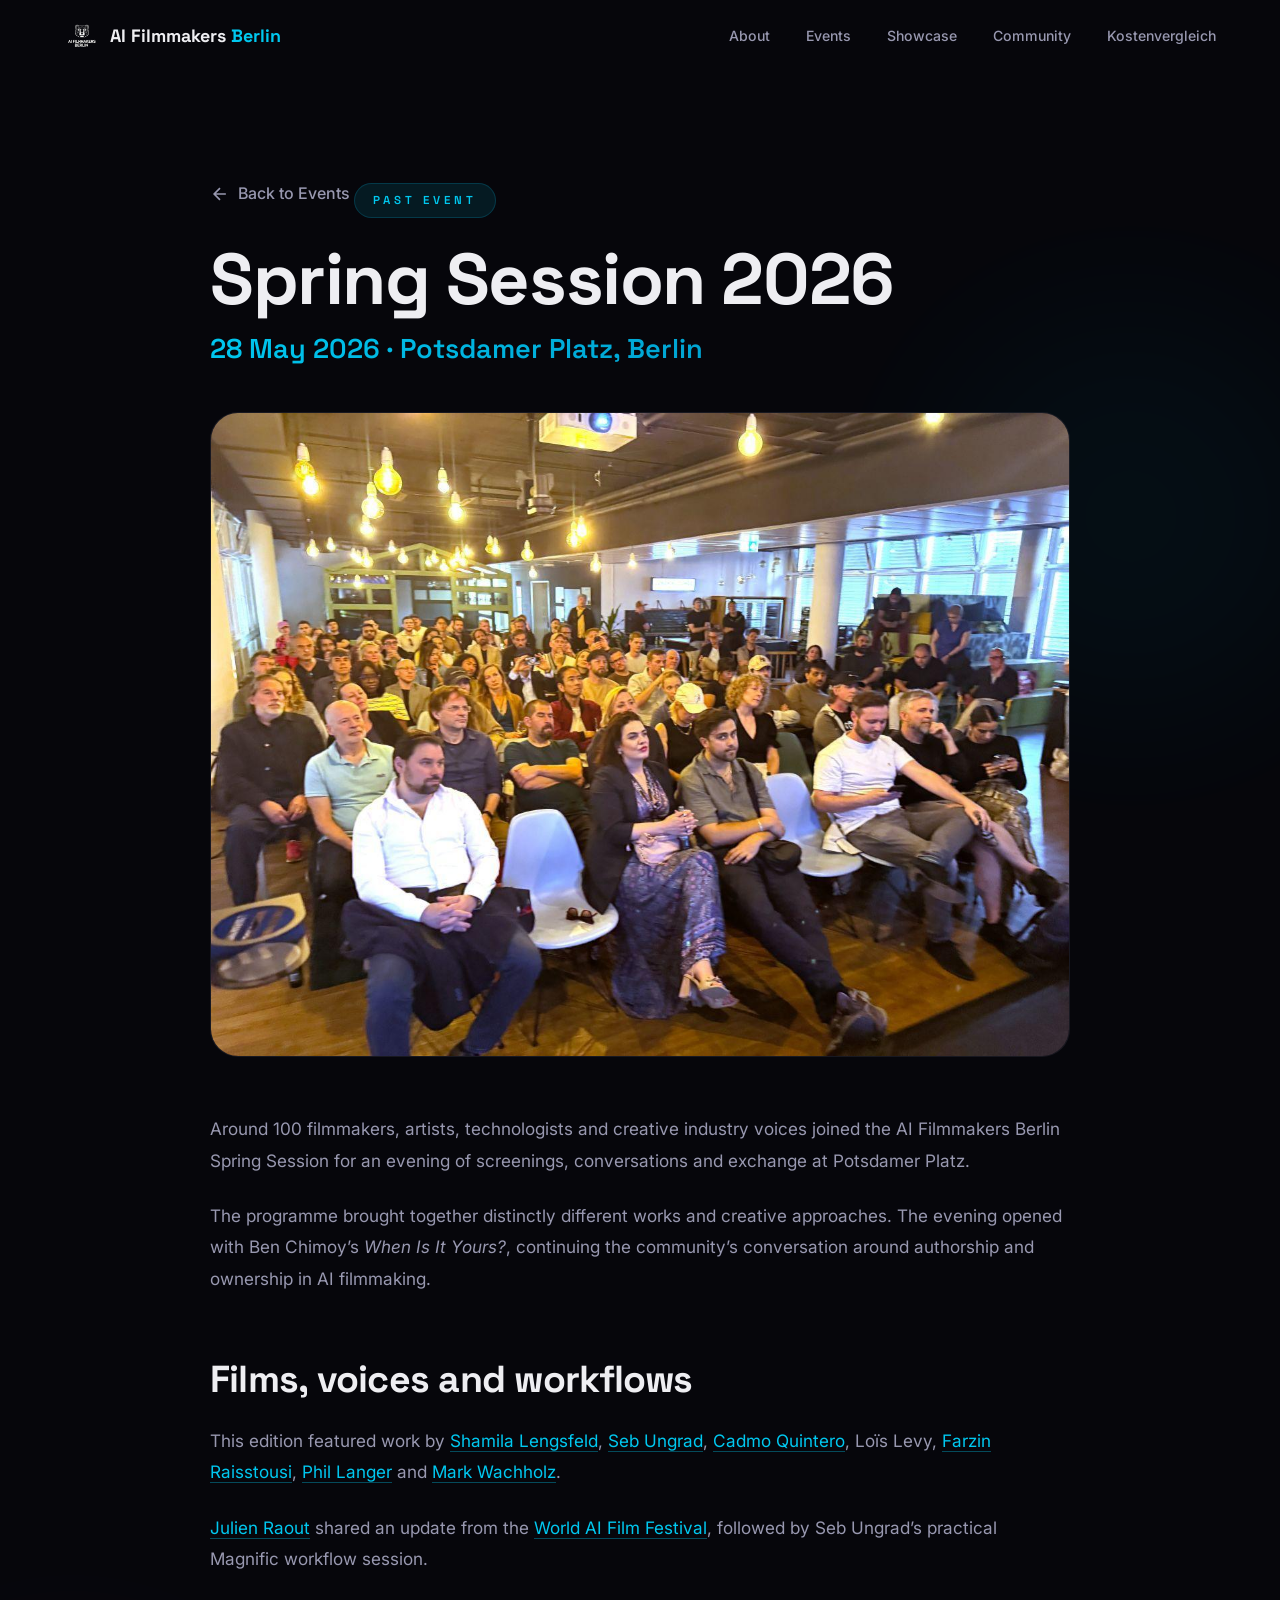
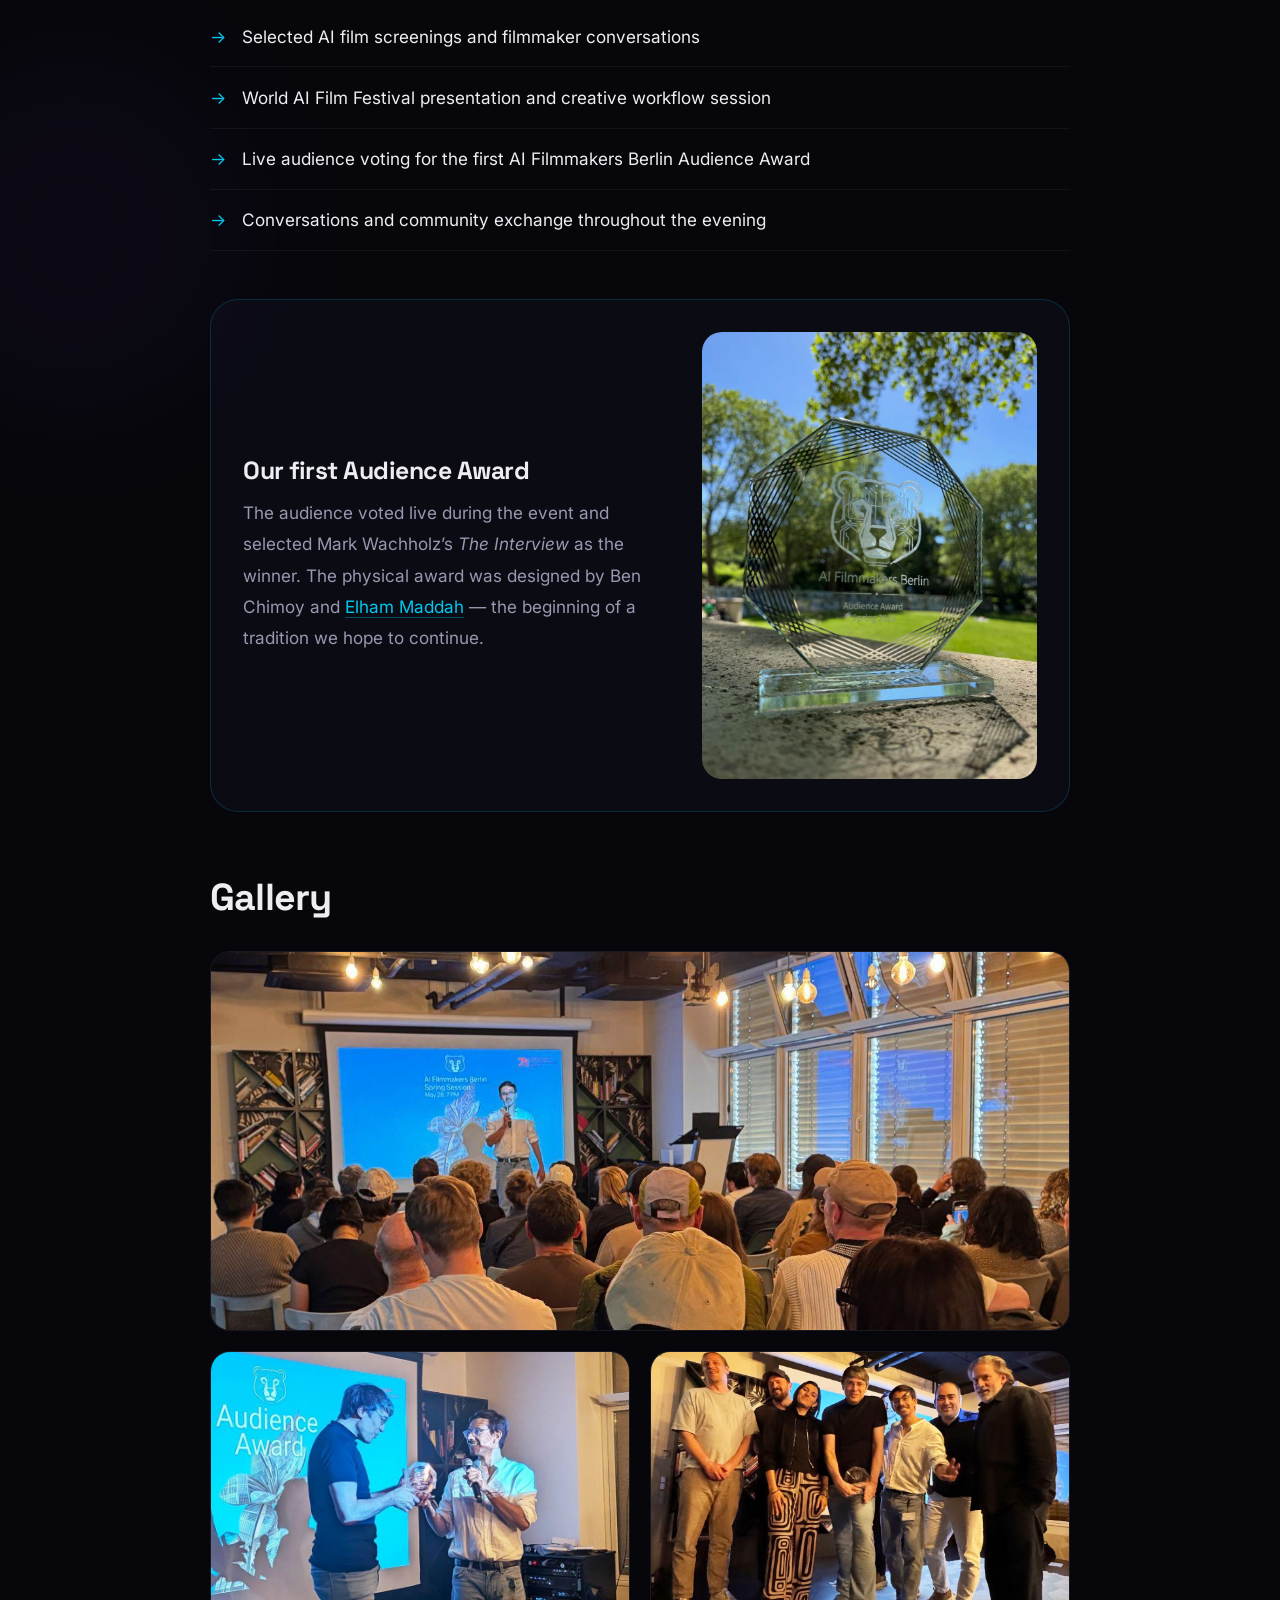
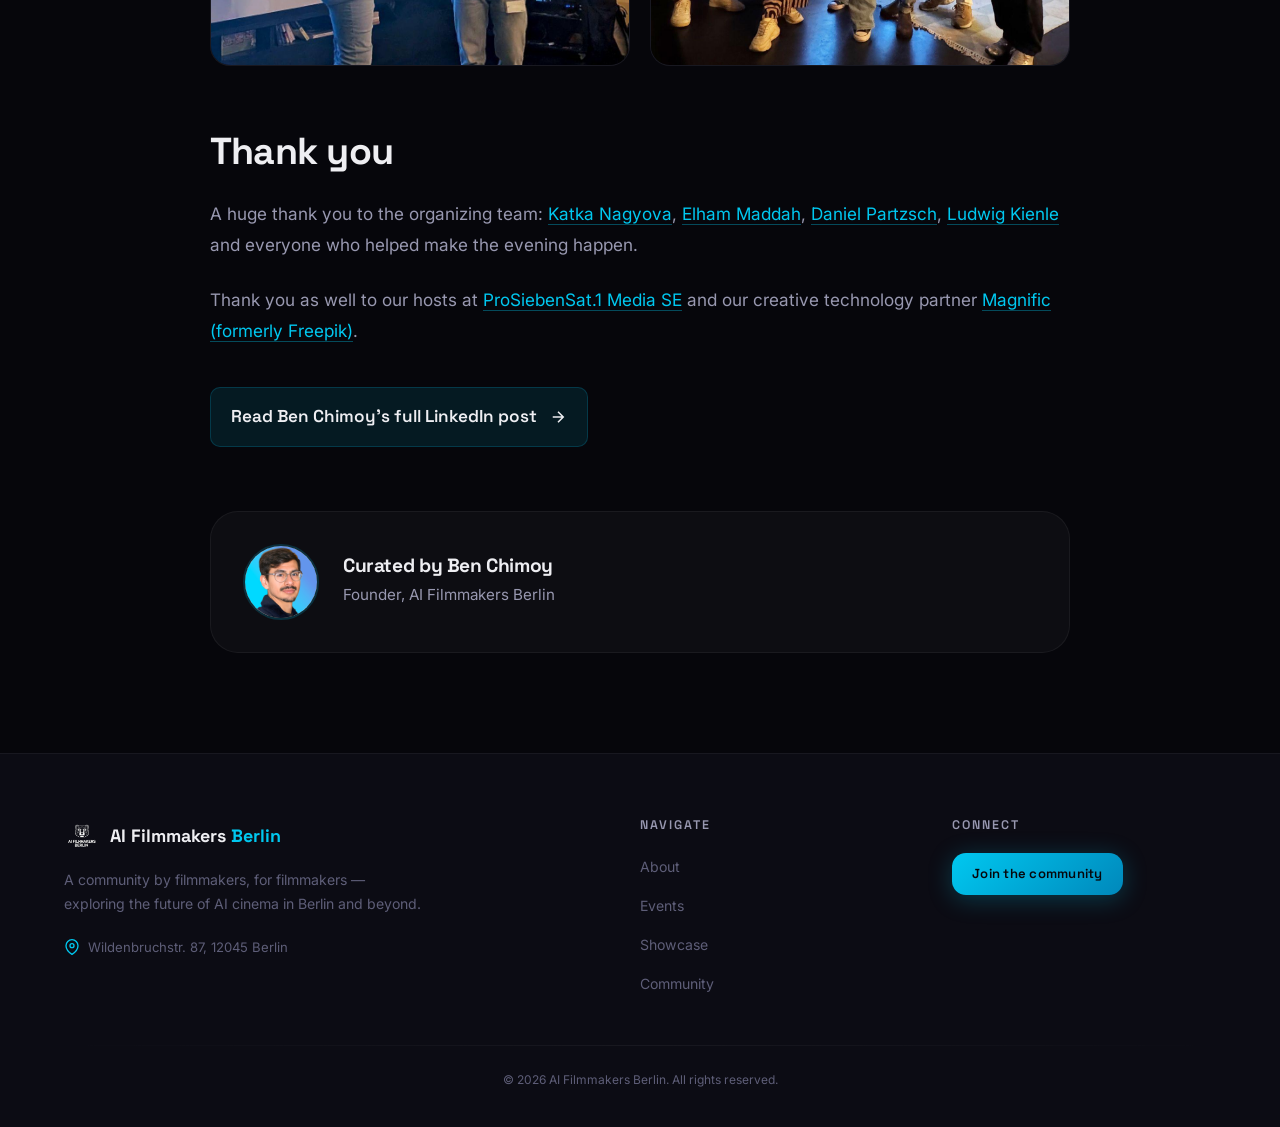
<file: spring-session-2026.html>
<!DOCTYPE html>
<html lang="en">

<head>
    <meta charset="UTF-8">
    <meta name="viewport" content="width=device-width, initial-scale=1.0">
    <title>Spring Session 2026 at Potsdamer Platz | AI Filmmakers Berlin</title>
    <meta name="description"
        content="A look back at the AI Filmmakers Berlin Spring Session on 28 May 2026: around 100 guests, AI film screenings, a workflow session and our first Audience Award.">
    <meta name="robots" content="index, follow">
    <link rel="canonical" href="https://aifilmmakers.berlin/spring-session-2026.html">
    <meta property="og:title" content="Spring Session 2026 at Potsdamer Platz | AI Filmmakers Berlin">
    <meta property="og:description" content="A look back at the AI Filmmakers Berlin Spring Session on 28 May 2026: around 100 guests, AI film screenings, a workflow session and our first Audience Award.">
    <meta property="og:type" content="article">
    <meta property="og:url" content="https://aifilmmakers.berlin/spring-session-2026.html">
    <meta property="og:site_name" content="AI Filmmakers Berlin">
    <meta property="og:locale" content="en_US">
    <meta property="og:image" content="https://aifilmmakers.berlin/gallery/Spring-Session-2026/audience.jpeg">
    <meta property="og:image:width" content="1280">
    <meta property="og:image:height" content="960">
    <meta property="og:image:alt" content="Audience at the AI Filmmakers Berlin Spring Session">
    <meta name="twitter:card" content="summary_large_image">
    <meta name="twitter:title" content="Spring Session 2026 at Potsdamer Platz | AI Filmmakers Berlin">
    <meta name="twitter:description" content="A look back at the AI Filmmakers Berlin Spring Session on 28 May 2026: around 100 guests, AI film screenings, a workflow session and our first Audience Award.">
    <meta name="twitter:image" content="https://aifilmmakers.berlin/gallery/Spring-Session-2026/audience.jpeg">
    <meta name="twitter:image:alt" content="Audience at the AI Filmmakers Berlin Spring Session">
    <script type="application/ld+json">
    {
        "@context": "https://schema.org",
        "@graph": [
            {
                "@type": "BreadcrumbList",
                "itemListElement": [
                    {
                        "@type": "ListItem",
                        "position": 1,
                        "name": "AI Filmmakers Berlin",
                        "item": "https://aifilmmakers.berlin/"
                    },
                    {
                        "@type": "ListItem",
                        "position": 2,
                        "name": "Events",
                        "item": "https://aifilmmakers.berlin/#events"
                    },
                    {
                        "@type": "ListItem",
                        "position": 3,
                        "name": "Spring Session 2026",
                        "item": "https://aifilmmakers.berlin/spring-session-2026.html"
                    }
                ]
            },
            {
                "@type": "Event",
                "name": "AI Filmmakers Berlin Spring Session 2026",
                "description": "A look back at the AI Filmmakers Berlin Spring Session on 28 May 2026: around 100 guests, AI film screenings, a workflow session and our first Audience Award.",
                "url": "https://aifilmmakers.berlin/spring-session-2026.html",
                "image": [
                    "https://aifilmmakers.berlin/gallery/Spring-Session-2026/audience.jpeg"
                ],
                "startDate": "2026-05-28",
                "endDate": "2026-05-28",
                "eventAttendanceMode": "https://schema.org/OfflineEventAttendanceMode",
                "eventStatus": "https://schema.org/EventScheduled",
                "location": {
                    "@type": "Place",
                    "name": "ProSiebenSat.1, Potsdamer Platz",
                    "address": {
                        "@type": "PostalAddress",
                        "addressLocality": "Berlin",
                        "addressCountry": "DE",
                        "streetAddress": "Potsdamer Platz"
                    }
                },
                "organizer": {
                    "@type": "Organization",
                    "name": "AI Filmmakers Berlin",
                    "url": "https://aifilmmakers.berlin/"
                },
                "performer": {
                    "@type": "Person",
                    "name": "Ben Chimoy",
                    "url": "https://www.linkedin.com/in/benchimoy/"
                },
                "sponsor": [
                    {
                        "@type": "Organization",
                        "name": "ProSiebenSat.1"
                    },
                    {
                        "@type": "Organization",
                        "name": "Magnific"
                    }
                ]
            }
        ]
    }
    </script>
    <link rel="icon" type="image/png" href="favicon.jpg.png">
    <link rel="preconnect" href="https://fonts.googleapis.com">
    <link rel="preconnect" href="https://fonts.gstatic.com" crossorigin>
    <link
        href="https://fonts.googleapis.com/css2?family=Inter:wght@300;400;500;600;700&family=Space+Grotesk:wght@400;500;600;700&family=Instrument+Serif&display=swap"
        rel="stylesheet">
    <link rel="stylesheet" href="styles.css">
    <style>
        .event-detail-section {
            padding: 180px 0 100px;
            position: relative;
        }

        .event-detail-content {
            max-width: 860px;
            margin: 0 auto;
            position: relative;
            z-index: 2;
        }

        .back-link {
            display: inline-flex;
            align-items: center;
            gap: 0.5rem;
            color: var(--text-secondary);
            text-decoration: none;
            margin-bottom: 2rem;
            font-weight: 500;
            transition: color 0.3s ease;
        }

        .back-link:hover,
        .event-body a:hover {
            color: var(--text-primary);
        }

        .event-detail-title {
            font-size: clamp(2.5rem, 6vw, 4.5rem);
            font-family: var(--font-heading);
            font-weight: 700;
            margin-bottom: 0.5rem;
            line-height: 1.05;
        }

        .event-detail-meta {
            font-size: clamp(1.15rem, 2.5vw, 1.7rem);
            font-family: var(--font-heading);
            font-weight: 600;
            margin-bottom: 2.5rem;
        }

        .event-hero-image {
            margin: 2.5rem 0 3.5rem;
            overflow: hidden;
            border-radius: var(--radius-xl);
            border: 1px solid var(--border-color);
            background: var(--bg-card);
        }

        .event-hero-image img {
            display: block;
            width: 100%;
            height: auto;
        }

        .event-body {
            font-size: 1.075rem;
            line-height: 1.82;
            color: var(--text-secondary);
        }

        .event-body p {
            margin-bottom: 1.5rem;
        }

        .event-body h2 {
            color: var(--text-primary);
            font-family: var(--font-heading);
            font-size: clamp(1.75rem, 4vw, 2.35rem);
            margin: 4rem 0 1.5rem;
        }

        .event-body a {
            color: var(--accent-blue);
            text-decoration: underline;
            text-decoration-color: rgba(0, 200, 240, 0.35);
            text-underline-offset: 4px;
            transition: color 0.2s ease;
        }

        .event-highlights {
            list-style: none;
            padding: 0;
            margin: 2rem 0 3rem;
        }

        .event-highlights li {
            position: relative;
            padding: 0.9rem 0 0.9rem 2rem;
            border-bottom: 1px solid var(--border-color);
            color: var(--text-primary);
        }

        .event-highlights li::before {
            content: "→";
            position: absolute;
            left: 0;
            color: var(--accent-blue);
        }

        .award-feature {
            margin: 3rem 0;
            display: grid;
            grid-template-columns: minmax(0, 1fr) minmax(240px, 0.8fr);
            align-items: center;
            gap: 2.5rem;
            padding: 2rem;
            border: 1px solid var(--border-highlight);
            border-radius: var(--radius-xl);
            background: var(--bg-card);
        }

        .award-feature img {
            display: block;
            width: 100%;
            height: auto;
            border-radius: var(--radius-lg);
        }

        .award-feature h3 {
            color: var(--text-primary);
            font-family: var(--font-heading);
            font-size: 1.55rem;
            margin-bottom: 0.75rem;
        }

        .award-feature p {
            margin: 0;
        }

        .event-gallery {
            display: grid;
            grid-template-columns: repeat(2, minmax(0, 1fr));
            gap: 1.25rem;
            margin: 2rem 0 3.5rem;
        }

        .event-gallery figure {
            margin: 0;
            overflow: hidden;
            border-radius: var(--radius-lg);
            border: 1px solid var(--border-color);
            background: var(--bg-card);
        }

        .event-gallery figure.wide,
        .event-gallery figure.portrait {
            grid-column: 1 / -1;
        }

        .event-gallery figure.portrait {
            width: min(100%, 520px);
            justify-self: center;
        }

        .event-gallery img {
            display: block;
            width: 100%;
            height: auto;
            transition: transform 0.35s ease;
        }

        .event-gallery figure:not(.wide) img {
            aspect-ratio: 4 / 3;
            object-fit: cover;
        }

        .event-gallery figure:hover img {
            transform: scale(1.015);
        }

        .linkedin-cta {
            display: inline-flex;
            align-items: center;
            gap: 0.75rem;
            margin-top: 1rem;
            padding: 0.85rem 1.25rem;
            border: 1px solid var(--border-highlight);
            border-radius: 10px;
            color: var(--text-primary) !important;
            text-decoration: none !important;
            font-family: var(--font-heading);
            font-weight: 600;
            background: var(--accent-blue-dim);
        }

        .event-curator-box {
            margin-top: 4rem;
            padding: 2rem;
            border-radius: var(--radius-xl);
            background: rgba(255, 255, 255, 0.03);
            border: 1px solid var(--border-color);
            display: flex;
            align-items: center;
            gap: 1.5rem;
        }

        .event-curator-box img {
            width: 76px;
            height: 76px;
            border-radius: 50%;
            object-fit: cover;
            border: 2px solid var(--border-highlight);
        }

        .event-curator-box h3 {
            margin: 0 0 0.25rem;
            color: var(--text-primary);
            font-size: 1.2rem;
        }

        .event-curator-box p {
            margin: 0;
            font-size: 0.95rem;
        }

        @media (max-width: 700px) {
            .event-detail-section {
                padding: 130px 0 72px;
            }

            .event-gallery,
            .award-feature {
                grid-template-columns: 1fr;
            }

            .event-gallery figure,
            .event-gallery figure.wide,
            .event-gallery figure.portrait {
                grid-column: auto;
                width: 100%;
            }

            .award-feature {
                padding: 1.25rem;
                gap: 1.5rem;
            }

            .event-curator-box {
                align-items: flex-start;
                padding: 1.5rem;
            }
        }
    </style>
</head>

<body>
    <nav class="navbar" id="navbar">
        <div class="nav-container">
            <a href="index.html" class="nav-logo">
                <img src="logo.png" alt="AI Filmmakers Berlin" class="logo-img">
                <span class="logo-text">AI Filmmakers <span class="logo-accent">Berlin</span></span>
            </a>
            <ul class="nav-links" id="navLinks">
                <li><a href="index.html#about">About</a></li>
                <li><a href="index.html#events">Events</a></li>
                <li><a href="index.html#showcase">Showcase</a></li>
                <li><a href="index.html#community">Community</a></li>
                <li><a href="kostenvergleich.html">Kostenvergleich</a></li>
            </ul>
        </div>
    </nav>

    <main>
        <section class="event-detail-section">
            <div class="bg-decoration bg-orb bg-orb-blue" style="top: 8%; right: -4%;"></div>
            <div class="bg-decoration bg-orb bg-orb-purple" style="top: 42%; left: -8%;"></div>
            <div class="container">
                <article class="event-detail-content">
                    <a href="index.html#events" class="back-link">
                        <svg width="20" height="20" viewBox="0 0 24 24" fill="none" stroke="currentColor"
                            stroke-width="2" aria-hidden="true">
                            <path d="M19 12H5M12 19L5 12L12 5" />
                        </svg>
                        Back to Events
                    </a>

                    <span class="section-tag" style="margin-bottom: 1.5rem; display: inline-block;">Past Event</span>
                    <h1 class="event-detail-title">Spring Session 2026</h1>
                    <div class="event-detail-meta text-gradient">28 May 2026 · Potsdamer Platz, Berlin</div>

                    <div class="event-hero-image">
                        <img src="gallery/Spring-Session-2026/audience.jpeg"
                            alt="Around 100 guests at the AI Filmmakers Berlin Spring Session" width="1280"
                            height="960" decoding="async">
                    </div>

                    <div class="event-body">
                        <p>Around 100 filmmakers, artists, technologists and creative industry voices joined the AI Filmmakers Berlin Spring Session for an evening of screenings, conversations and exchange at Potsdamer Platz.</p>

                        <p>The programme brought together distinctly different works and creative approaches. The evening opened with Ben Chimoy’s <em>When Is It Yours?</em>, continuing the community’s conversation around authorship and ownership in AI filmmaking.</p>

                        <h2>Films, voices and workflows</h2>
                        <p>This edition featured work by <a href="https://www.linkedin.com/in/shamila-lengsfeld/" target="_blank" rel="noopener">Shamila Lengsfeld</a>, <a href="https://www.linkedin.com/in/seb-ungrad-b9381ba1/" target="_blank" rel="noopener">Seb Ungrad</a>, <a href="https://www.linkedin.com/in/cadmo-quintero-0b5383156/" target="_blank" rel="noopener">Cadmo Quintero</a>, Loïs Levy, <a href="https://www.linkedin.com/in/farzin-raisstousi-b842b977/" target="_blank" rel="noopener">Farzin Raisstousi</a>, <a href="https://www.linkedin.com/in/planger/" target="_blank" rel="noopener">Phil Langer</a> and <a href="https://www.linkedin.com/in/markwachholz/de/" target="_blank" rel="noopener">Mark Wachholz</a>.</p>

                        <p><a href="https://www.linkedin.com/in/julien-raout-84b44867/" target="_blank" rel="noopener">Julien Raout</a> shared an update from the <a href="https://www.linkedin.com/company/world-ai-film-festival/" target="_blank" rel="noopener">World AI Film Festival</a>, followed by Seb Ungrad’s practical Magnific workflow session.</p>

                        <ul class="event-highlights">
                            <li>Selected AI film screenings and filmmaker conversations</li>
                            <li>World AI Film Festival presentation and creative workflow session</li>
                            <li>Live audience voting for the first AI Filmmakers Berlin Audience Award</li>
                            <li>Conversations and community exchange throughout the evening</li>
                        </ul>

                        <div class="award-feature">
                            <div>
                                <h3>Our first Audience Award</h3>
                                <p>The audience voted live during the event and selected Mark Wachholz’s <em>The Interview</em> as the winner. The physical award was designed by Ben Chimoy and <a href="https://www.linkedin.com/in/elham-maddah/" target="_blank" rel="noopener">Elham Maddah</a> — the beginning of a tradition we hope to continue.</p>
                            </div>
                            <img src="gallery/Spring-Session-2026/audience-award-trophy.jpeg"
                                alt="AI Filmmakers Berlin Audience Award trophy for Spring 2026" width="960"
                                height="1280" loading="lazy" decoding="async">
                        </div>

                        <h2>Gallery</h2>
                        <div class="event-gallery">
                            <figure class="wide">
                                <img src="gallery/Spring-Session-2026/presentation.jpeg"
                                    alt="Ben Chimoy opening the Spring Session at Potsdamer Platz" width="1280"
                                    height="564" loading="lazy" decoding="async">
                            </figure>
                            <figure>
                                <img src="gallery/Spring-Session-2026/audience-award.jpeg"
                                    alt="Mark Wachholz receiving the first AI Filmmakers Berlin Audience Award"
                                    width="1280" height="720" loading="lazy" decoding="async">
                            </figure>
                            <figure>
                                <img src="gallery/Spring-Session-2026/filmmakers-group.jpeg"
                                    alt="Featured filmmakers and presenters at the Spring Session" width="1280"
                                    height="1107" loading="lazy" decoding="async">
                            </figure>
                        </div>

                        <h2>Thank you</h2>
                        <p>A huge thank you to the organizing team: <a href="https://www.linkedin.com/in/katkanagyova/" target="_blank" rel="noopener">Katka Nagyova</a>, <a href="https://www.linkedin.com/in/elham-maddah/" target="_blank" rel="noopener">Elham Maddah</a>, <a href="https://www.linkedin.com/in/danielpartzsch/" target="_blank" rel="noopener">Daniel Partzsch</a>, <a href="https://www.linkedin.com/in/ludwig-kienle-a169a8278/" target="_blank" rel="noopener">Ludwig Kienle</a> and everyone who helped make the evening happen.</p>

                        <p>Thank you as well to our hosts at <a href="https://www.linkedin.com/company/prosiebensat1-media-se/" target="_blank" rel="noopener">ProSiebenSat.1 Media SE</a> and our creative technology partner <a href="https://www.linkedin.com/company/magnific/" target="_blank" rel="noopener">Magnific (formerly Freepik)</a>.</p>

                        <a class="linkedin-cta"
                            href="https://www.linkedin.com/posts/benchimoy_aifilmmaking-creativeai-filmmaking-activity-7467115069772992512--vfi"
                            target="_blank" rel="noopener">
                            Read Ben Chimoy’s full LinkedIn post
                            <svg width="18" height="18" viewBox="0 0 24 24" fill="none" stroke="currentColor"
                                stroke-width="2" aria-hidden="true">
                                <path d="M5 12h14M12 5l7 7-7 7" />
                            </svg>
                        </a>

                        <div class="event-curator-box">
                            <img src="Logos_Filmmaker/Ben Chimoy LinkedIn.jpeg" alt="Ben Chimoy" loading="lazy">
                            <div>
                                <h3>Curated by Ben Chimoy</h3>
                                <p>Founder, AI Filmmakers Berlin</p>
                            </div>
                        </div>
                    </div>
                </article>
            </div>
        </section>
    </main>

    <footer class="footer">
        <div class="container">
            <div class="footer-grid">
                <div class="footer-brand-col">
                    <div class="footer-brand">
                        <img src="logo.png" alt="AI Filmmakers Berlin" class="logo-img">
                        <span class="logo-text">AI Filmmakers <span class="logo-accent">Berlin</span></span>
                    </div>
                    <p class="footer-text">A community by filmmakers, for filmmakers — exploring the future of AI cinema in Berlin and beyond.</p>
                    <div class="footer-address">
                        <svg width="16" height="16" viewBox="0 0 24 24" fill="none" stroke="currentColor"
                            stroke-width="2" aria-hidden="true">
                            <path d="M21 10c0 7-9 13-9 13s-9-6-9-13a9 9 0 0 1 18 0z" />
                            <circle cx="12" cy="10" r="3" />
                        </svg>
                        <span>Wildenbruchstr. 87, 12045 Berlin</span>
                    </div>
                </div>
                <div class="footer-nav-col">
                    <h4 class="footer-heading">Navigate</h4>
                    <ul class="footer-nav">
                        <li><a href="index.html#about">About</a></li>
                        <li><a href="index.html#events">Events</a></li>
                        <li><a href="index.html#showcase">Showcase</a></li>
                        <li><a href="index.html#community">Community</a></li>
                    </ul>
                </div>
                <div class="footer-connect-col">
                    <h4 class="footer-heading">Connect</h4>
                    <a href="index.html#notify" class="btn btn-primary btn-sm footer-cta">Join the community</a>
                </div>
            </div>
            <div class="footer-bottom">
                <div class="footer-divider"></div>
                <p class="footer-copyright">&copy; 2026 AI Filmmakers Berlin. All rights reserved.</p>
            </div>
        </div>
    </footer>

    <script src="site-config.js"></script>
    <script src="script.js"></script>
</body>

</html>
</file>
<file: styles.css>
/* ============================================
   AI Filmmakers Berlin — Styles
   Dark Cinematic Premium Theme
   ============================================ */

/* ----- CSS Variables ----- */
:root {
    --bg-primary: #06060b;
    --bg-secondary: #0c0c14;
    --bg-tertiary: #14141f;
    --bg-card: rgba(16, 16, 28, 0.6);
    --bg-card-hover: rgba(24, 24, 42, 0.75);

    --text-primary: #eeeef2;
    --text-secondary: #9898b0;
    --text-muted: #5e5e78;

    --accent-blue: #00c8f0;
    --accent-blue-dim: rgba(0, 200, 240, 0.1);
    --accent-blue-glow: rgba(0, 200, 240, 0.25);
    --accent-warm: #f59e42;
    --accent-warm-dim: rgba(245, 158, 66, 0.1);
    --accent-purple: #a855f7;
    --accent-purple-dim: rgba(168, 85, 247, 0.1);
    --accent-green: #34d399;

    --gradient-blue: linear-gradient(135deg, #00c8f0, #0088bb);
    --gradient-warm: linear-gradient(135deg, #f59e42, #e06030);
    --gradient-hero: linear-gradient(180deg, rgba(0, 200, 240, 0.06) 0%, transparent 50%);
    --gradient-radial: radial-gradient(ellipse at 50% 0%, rgba(0, 200, 240, 0.08) 0%, transparent 60%);
    --gradient-mesh: radial-gradient(at 20% 80%, rgba(168, 85, 247, 0.06) 0%, transparent 50%),
        radial-gradient(at 80% 20%, rgba(0, 200, 240, 0.06) 0%, transparent 50%);

    --border-color: rgba(255, 255, 255, 0.05);
    --border-highlight: rgba(0, 200, 240, 0.18);

    --glass-bg: rgba(12, 12, 22, 0.65);
    --glass-border: rgba(255, 255, 255, 0.07);
    --glass-blur: 24px;

    --font-heading: 'Space Grotesk', sans-serif;
    --font-display: 'Instrument Serif', 'Georgia', serif;
    --font-body: 'Inter', sans-serif;

    --radius-sm: 8px;
    --radius-md: 14px;
    --radius-lg: 20px;
    --radius-xl: 28px;

    --shadow-sm: 0 2px 8px rgba(0, 0, 0, 0.3);
    --shadow-md: 0 8px 32px rgba(0, 0, 0, 0.4);
    --shadow-lg: 0 20px 60px rgba(0, 0, 0, 0.5);
    --shadow-glow: 0 0 40px rgba(0, 200, 240, 0.12);
    --shadow-glow-strong: 0 0 60px rgba(0, 200, 240, 0.2);

    --transition-fast: 0.2s ease;
    --transition-base: 0.35s cubic-bezier(0.4, 0, 0.2, 1);
    --transition-slow: 0.6s cubic-bezier(0.4, 0, 0.2, 1);
}

/* ----- Reset & Base ----- */
*,
*::before,
*::after {
    margin: 0;
    padding: 0;
    box-sizing: border-box;
}

html {
    scroll-behavior: smooth;
    font-size: 16px;
    -webkit-font-smoothing: antialiased;
    -moz-osx-font-smoothing: grayscale;
}

body {
    font-family: var(--font-body);
    background-color: var(--bg-primary);
    color: var(--text-primary);
    line-height: 1.7;
    overflow-x: hidden;
}

a {
    color: inherit;
    text-decoration: none;
}

img {
    max-width: 100%;
    display: block;
}

ul {
    list-style: none;
}

.container {
    max-width: 1200px;
    margin: 0 auto;
    padding: 0 24px;
}

.sr-only {
    position: absolute;
    width: 1px;
    height: 1px;
    padding: 0;
    margin: -1px;
    overflow: hidden;
    clip: rect(0, 0, 0, 0);
    white-space: nowrap;
    border: 0;
}

/* ----- Film Grain Overlay ----- */
.film-grain {
    position: fixed;
    top: 0;
    left: 0;
    width: 100%;
    height: 100%;
    pointer-events: none;
    z-index: 9999;
    opacity: 0.025;
    background-image: url("data:image/svg+xml,%3Csvg viewBox='0 0 256 256' xmlns='http://www.w3.org/2000/svg'%3E%3Cfilter id='noise'%3E%3CfeTurbulence type='fractalNoise' baseFrequency='0.9' numOctaves='4' stitchTiles='stitch'/%3E%3C/filter%3E%3Crect width='100%25' height='100%25' filter='url(%23noise)'/%3E%3C/svg%3E");
    background-repeat: repeat;
}

/* ----- Typography ----- */
h1,
h2,
h3,
h4 {
    font-family: var(--font-heading);
    line-height: 1.15;
    font-weight: 700;
    letter-spacing: -0.02em;
}

.text-gradient {
    background: var(--gradient-blue);
    -webkit-background-clip: text;
    -webkit-text-fill-color: transparent;
    background-clip: text;
}

.text-gradient-warm {
    background: var(--gradient-warm);
    -webkit-background-clip: text;
    -webkit-text-fill-color: transparent;
    background-clip: text;
}

/* ----- Section Shared ----- */
section {
    position: relative;
    padding: 128px 0;
}

.section-header {
    text-align: center;
    margin-bottom: 72px;
}

.section-tag {
    display: inline-block;
    font-family: var(--font-heading);
    font-size: 0.72rem;
    font-weight: 600;
    text-transform: uppercase;
    letter-spacing: 4px;
    color: var(--accent-blue);
    margin-bottom: 20px;
    padding: 7px 18px;
    border: 1px solid var(--border-highlight);
    border-radius: 999px;
    background: var(--accent-blue-dim);
}

.section-title {
    font-size: clamp(2rem, 5vw, 3.4rem);
    color: var(--text-primary);
    letter-spacing: -0.03em;
}

.subsection-title {
    font-size: 1.25rem;
    color: var(--text-secondary);
    margin-bottom: 32px;
    margin-top: 72px;
    font-weight: 500;
}

.section-subtitle {
    font-size: 1.05rem;
    color: var(--text-secondary);
    max-width: 580px;
    margin: 16px auto 0;
    line-height: 1.7;
}

/* ----- Section Divider ----- */
.section-divider {
    height: 1px;
    background: linear-gradient(90deg, transparent, var(--border-highlight), transparent);
    border: none;
    margin: 0;
}

/* ----- Buttons ----- */
.btn {
    display: inline-flex;
    align-items: center;
    gap: 10px;
    padding: 15px 30px;
    font-family: var(--font-heading);
    font-size: 0.92rem;
    font-weight: 600;
    border-radius: var(--radius-md);
    cursor: pointer;
    transition: all var(--transition-base);
    border: none;
    position: relative;
    overflow: hidden;
    letter-spacing: 0.02em;
}

.btn::before {
    content: '';
    position: absolute;
    inset: 0;
    opacity: 0;
    transition: opacity var(--transition-base);
    background: linear-gradient(135deg, rgba(255, 255, 255, 0.15), transparent);
}

.btn:hover::before {
    opacity: 1;
}

.btn-primary {
    background: var(--gradient-blue);
    color: var(--bg-primary);
    box-shadow: 0 4px 24px rgba(0, 200, 240, 0.25);
}

.btn-primary:hover {
    transform: translateY(-2px);
    box-shadow: 0 8px 36px rgba(0, 200, 240, 0.4);
}

.btn-secondary {
    background: rgba(255, 255, 255, 0.04);
    color: var(--text-primary);
    border: 1px solid var(--glass-border);
    backdrop-filter: blur(10px);
}

.btn-secondary:hover {
    border-color: var(--accent-blue);
    color: var(--accent-blue);
    background: var(--accent-blue-dim);
}

.btn-large {
    padding: 18px 38px;
    font-size: 1.02rem;
}

/* ----- Navbar ----- */
.navbar {
    position: fixed;
    top: 0;
    left: 0;
    right: 0;
    z-index: 1000;
    padding: 18px 0;
    transition: all var(--transition-base);
}

.navbar.scrolled {
    background: rgba(6, 6, 11, 0.88);
    backdrop-filter: blur(var(--glass-blur));
    border-bottom: 1px solid var(--border-color);
    padding: 12px 0;
    box-shadow: 0 4px 30px rgba(0, 0, 0, 0.3);
}

.nav-container {
    max-width: 1200px;
    margin: 0 auto;
    padding: 0 24px;
    display: flex;
    align-items: center;
    justify-content: space-between;
}

.nav-logo {
    display: flex;
    align-items: center;
    gap: 10px;
    font-family: var(--font-heading);
    font-weight: 700;
    font-size: 1.12rem;
    transition: opacity var(--transition-fast);
}

.nav-logo:hover {
    opacity: 0.85;
}

.logo-accent {
    color: var(--accent-blue);
}

.logo-img {
    width: 36px;
    height: 36px;
    border-radius: 8px;
    object-fit: cover;
}

.nav-links {
    display: flex;
    align-items: center;
    gap: 36px;
}

.nav-links a {
    font-size: 0.88rem;
    font-weight: 500;
    color: var(--text-secondary);
    transition: color var(--transition-fast);
    position: relative;
}

.nav-links a:hover {
    color: var(--text-primary);
}

.nav-links a::after {
    content: '';
    position: absolute;
    bottom: -6px;
    left: 0;
    width: 0;
    height: 2px;
    background: var(--gradient-blue);
    border-radius: 1px;
    transition: width var(--transition-base);
}

.nav-links a:hover::after {
    width: 100%;
}

.nav-cta {
    padding: 9px 22px !important;
    background: var(--accent-blue-dim);
    border: 1px solid var(--border-highlight);
    border-radius: var(--radius-sm);
    color: var(--accent-blue) !important;
    transition: all var(--transition-base) !important;
}

.nav-cta:hover {
    background: rgba(0, 200, 240, 0.2) !important;
    box-shadow: 0 0 20px rgba(0, 200, 240, 0.15);
}

.nav-cta::after {
    display: none !important;
}

.nav-toggle {
    display: none;
    flex-direction: column;
    gap: 5px;
    background: none;
    border: none;
    cursor: pointer;
    padding: 4px;
}

.nav-toggle span {
    width: 24px;
    height: 2px;
    background: var(--text-primary);
    border-radius: 2px;
    transition: all var(--transition-base);
}

/* ----- Hero Section ----- */
.hero {
    min-height: 100vh;
    display: flex;
    align-items: center;
    justify-content: center;
    position: relative;
    padding: 120px 24px 80px;
    overflow: hidden;
}

.hero-bg {
    position: absolute;
    inset: 0;
    z-index: 0;
    overflow: hidden;
}

.hero-bg::before {
    content: '';
    position: absolute;
    inset: -50%;
    background: conic-gradient(from 230deg at 50% 50%,
            rgba(0, 200, 240, 0) 0deg,
            rgba(0, 200, 240, 0.03) 60deg,
            rgba(168, 85, 247, 0.04) 120deg,
            rgba(245, 158, 66, 0.025) 180deg,
            rgba(168, 85, 247, 0.03) 240deg,
            rgba(0, 200, 240, 0.02) 300deg,
            rgba(0, 200, 240, 0) 360deg);
    animation: heroAurora 30s linear infinite;
    filter: blur(100px);
    z-index: 0;
}

@keyframes heroAurora {
    0% {
        transform: rotate(0deg) scale(1);
    }

    50% {
        transform: rotate(180deg) scale(1.15);
    }

    100% {
        transform: rotate(360deg) scale(1);
    }
}

.hero-bg::after {
    content: '';
    position: absolute;
    inset: 0;
    background:
        radial-gradient(ellipse 80% 50% at 50% -10%, rgba(0, 200, 240, 0.06) 0%, transparent 60%),
        radial-gradient(ellipse 60% 40% at 65% 60%, rgba(168, 85, 247, 0.03) 0%, transparent 50%),
        radial-gradient(ellipse 50% 50% at 30% 70%, rgba(245, 158, 66, 0.02) 0%, transparent 50%);
    z-index: 1;
}

.hero-gradient {
    position: absolute;
    inset: 0;
    background:
        radial-gradient(circle at 50% 45%, rgba(0, 200, 240, 0.05) 0%, transparent 45%),
        linear-gradient(180deg, rgba(12, 12, 20, 0.3) 0%, var(--bg-primary) 100%);
    z-index: 2;
}

.hero-orb {
    position: absolute;
    border-radius: 50%;
    filter: blur(100px);
    z-index: 2;
    will-change: transform;
}

.hero-orb-1 {
    width: 600px;
    height: 600px;
    background: rgba(0, 200, 240, 0.035);
    top: -20%;
    left: 50%;
    transform: translateX(-50%);
    animation: orbFloat1 16s ease-in-out infinite;
}

.hero-orb-2 {
    width: 400px;
    height: 400px;
    background: rgba(168, 85, 247, 0.025);
    bottom: 5%;
    left: -8%;
    animation: orbFloat2 20s ease-in-out infinite;
}

.hero-orb-3 {
    width: 350px;
    height: 350px;
    background: rgba(245, 158, 66, 0.02);
    top: 35%;
    right: -8%;
    animation: orbFloat3 24s ease-in-out infinite;
}

@keyframes orbFloat1 {

    0%,
    100% {
        transform: translateX(-50%) translateY(0);
    }

    33% {
        transform: translateX(-45%) translateY(15px);
    }

    66% {
        transform: translateX(-55%) translateY(-10px);
    }
}

@keyframes orbFloat2 {

    0%,
    100% {
        transform: translate(0, 0);
    }

    50% {
        transform: translate(30px, -20px);
    }
}

@keyframes orbFloat3 {

    0%,
    100% {
        transform: translate(0, 0);
    }

    50% {
        transform: translate(-25px, 15px);
    }
}

.hero-mesh {
    display: none;
}

.hero-particles {
    position: absolute;
    inset: 0;
    z-index: 4;
}

.particle {
    position: absolute;
    width: 3px;
    height: 3px;
    background: var(--accent-blue);
    border-radius: 50%;
    opacity: 0;
    animation: particleFloat 8s infinite;
}

@keyframes particleFloat {
    0% {
        opacity: 0;
        transform: translateY(100vh) scale(0);
    }

    10% {
        opacity: 0.5;
    }

    90% {
        opacity: 0.5;
    }

    100% {
        opacity: 0;
        transform: translateY(-20vh) scale(1);
    }
}

.hero-content {
    position: relative;
    z-index: 1;
    text-align: center;
    max-width: 880px;
}

.hero-badge {
    display: inline-flex;
    align-items: center;
    gap: 10px;
    padding: 0;
    font-size: 0.72rem;
    font-weight: 500;
    color: var(--text-muted);
    background: none;
    border: none;
    border-radius: 0;
    margin-bottom: 48px;
    letter-spacing: 4px;
    text-transform: uppercase;
}

.badge-dot {
    width: 6px;
    height: 6px;
    background: var(--accent-blue);
    border-radius: 50%;
    animation: pulse 3s ease-in-out infinite;
    box-shadow: 0 0 12px var(--accent-blue-glow);
}

@keyframes pulse {

    0%,
    100% {
        opacity: 1;
        transform: scale(1);
    }

    50% {
        opacity: 0.3;
        transform: scale(1.4);
    }
}

.hero-title {
    font-family: 'Helvetica Neue', 'Helvetica', 'Arial', sans-serif;
    font-size: clamp(2.6rem, 7vw, 5rem);
    font-weight: 300;
    margin-bottom: 36px;
    letter-spacing: -0.02em;
    line-height: 1.1;
}

.hero-subtitle {
    font-size: 1.12rem;
    font-weight: 300;
    color: var(--text-secondary);
    max-width: 580px;
    margin: 0 auto 56px;
    line-height: 1.85;
    letter-spacing: 0.01em;
}

.hero-actions {
    display: flex;
    gap: 20px;
    justify-content: center;
    flex-wrap: wrap;
    margin-bottom: 88px;
}

.hero-actions .btn-primary {
    background: var(--text-primary);
    color: var(--bg-primary);
    box-shadow: none;
    border: 1px solid var(--text-primary);
}

.hero-actions .btn-primary:hover {
    background: transparent;
    color: var(--text-primary);
    box-shadow: none;
}

.hero-actions .btn-secondary {
    border-color: rgba(255, 255, 255, 0.2);
    background: transparent;
    backdrop-filter: none;
}

.hero-actions .btn-secondary:hover {
    border-color: var(--text-primary);
    color: var(--text-primary);
    background: transparent;
}

/* ----- Hero Notify Form ----- */
.hero-notify {
    max-width: 760px;
    margin: 0 auto 72px;
    padding: 26px;
    background:
        linear-gradient(180deg, rgba(255, 255, 255, 0.04), rgba(255, 255, 255, 0.015)),
        rgba(10, 10, 18, 0.82);
    border: 1px solid var(--border-highlight);
    border-radius: var(--radius-lg);
    box-shadow: var(--shadow-glow);
    backdrop-filter: blur(20px);
}

.hero-notify-copy {
    font-size: 1rem;
    color: var(--text-primary);
    margin-bottom: 18px;
    line-height: 1.6;
}

.notify-form {
    display: flex;
    align-items: center;
    gap: 14px;
    flex-wrap: wrap;
    padding: 10px;
    background: rgba(255, 255, 255, 0.03);
    border: 1px solid rgba(255, 255, 255, 0.08);
    border-radius: 18px;
    transition: border-color var(--transition-fast), box-shadow var(--transition-fast);
}

.notify-form:focus-within {
    border-color: var(--accent-blue);
    box-shadow: 0 0 0 4px rgba(0, 200, 240, 0.08);
}

.notify-form input {
    flex: 1 1 280px;
    min-width: 0;
    background: transparent;
    border: none;
    outline: none;
    color: var(--text-primary);
    font-size: 1rem;
    padding: 12px 10px;
    font-family: var(--font-body);
}

.notify-form input::placeholder {
    color: var(--text-muted);
}

.notify-form .btn {
    flex-shrink: 0;
    justify-content: center;
    min-height: 56px;
    padding: 16px 30px;
}

.notify-form button[disabled] {
    opacity: 0.78;
    pointer-events: none;
}

.notify-disclaimer,
.notify-status {
    font-size: 0.84rem;
    line-height: 1.6;
}

.notify-disclaimer {
    margin-top: 14px;
    color: var(--text-muted);
}

.notify-status {
    min-height: 1.6em;
    margin-top: 10px;
    color: var(--text-muted);
}

.notify-status[data-state="success"] {
    color: var(--accent-green);
}

.notify-status[data-state="error"] {
    color: var(--accent-warm);
}

.form-submit-frame {
    position: absolute;
    width: 0;
    height: 0;
    border: 0;
    visibility: hidden;
    pointer-events: none;
}

.hero-stats {
    display: flex;
    justify-content: center;
    align-items: center;
    gap: 56px;
    flex-wrap: wrap;
}

.stat {
    display: flex;
    flex-direction: column;
    align-items: center;
}

.stat-number {
    font-family: var(--font-display);
    font-size: 2.2rem;
    font-weight: 400;
    color: var(--text-primary);
    letter-spacing: -0.02em;
}

.stat-label {
    font-size: 0.68rem;
    color: var(--text-muted);
    text-transform: uppercase;
    letter-spacing: 2.5px;
    margin-top: 4px;
}

.stat-divider {
    width: 1px;
    height: 44px;
    background: linear-gradient(to bottom, transparent, var(--border-highlight), transparent);
}

.hero-scroll-indicator {
    position: absolute;
    bottom: 36px;
    left: 50%;
    transform: translateX(-50%);
}

.scroll-line {
    width: 1px;
    height: 56px;
    background: linear-gradient(to bottom, var(--accent-blue), transparent);
    animation: scrollDown 2s infinite;
}

@keyframes scrollDown {
    0% {
        opacity: 1;
        transform: scaleY(0);
        transform-origin: top;
    }

    50% {
        transform: scaleY(1);
        transform-origin: top;
    }

    50.1% {
        transform: scaleY(1);
        transform-origin: bottom;
    }

    100% {
        opacity: 0.2;
        transform: scaleY(0);
        transform-origin: bottom;
    }
}

/* ----- Animations ----- */
.animate-fade-up {
    opacity: 0;
    transform: translateY(30px);
    animation: fadeUp 0.9s cubic-bezier(0.4, 0, 0.2, 1) forwards;
}

.delay-1 {
    animation-delay: 0.15s;
}

.delay-2 {
    animation-delay: 0.3s;
}

.delay-3 {
    animation-delay: 0.45s;
}

.delay-4 {
    animation-delay: 0.65s;
}

@keyframes fadeUp {
    to {
        opacity: 1;
        transform: translateY(0);
    }
}

.reveal {
    opacity: 0;
    transform: translateY(36px);
    transition: all 0.8s cubic-bezier(0.4, 0, 0.2, 1);
}

.reveal.visible {
    opacity: 1;
    transform: translateY(0);
}

/* ----- Image Carousel ----- */
.carousel-section {
    width: 100%;
    padding: 2rem 0;
    overflow: hidden;
    position: relative;
    background: transparent;
}

.carousel-container {
    width: 100%;
    overflow: hidden;
    padding: 1rem 0;
}

.carousel-track {
    display: flex;
    gap: 1.5rem;
    padding-bottom: 2rem;
    /* space for shadow */
    width: max-content;
    animation: scrollContinuous 60s linear infinite;
    --scroll-width: -50%;
}

.carousel-track:hover {
    animation-play-state: paused;
}

@keyframes scrollContinuous {
    from {
        transform: translateX(0);
    }

    to {
        transform: translateX(var(--scroll-width));
    }
}

.carousel-slide {
    flex: 0 0 auto;
    width: 70vw;
    max-width: 450px;
    aspect-ratio: 16 / 9;
    border-radius: 16px;
    overflow: hidden;
    position: relative;
    /* Gradient border via outline trick */
    padding: 2px;
    background: linear-gradient(135deg, rgba(0, 200, 240, 0.5), rgba(168, 85, 247, 0.4), rgba(0, 200, 240, 0.2));
    box-shadow:
        0 8px 32px rgba(0, 0, 0, 0.5),
        0 0 0 1px rgba(0, 200, 240, 0.08),
        inset 0 1px 0 rgba(255, 255, 255, 0.06);
    transition: transform 0.35s ease, box-shadow 0.35s ease;
}

.carousel-slide:hover {
    transform: translateY(-6px) scale(1.01);
    box-shadow:
        0 16px 48px rgba(0, 0, 0, 0.6),
        0 0 24px rgba(0, 200, 240, 0.2),
        0 0 0 1px rgba(0, 200, 240, 0.25);
}

.carousel-slide img {
    width: 100%;
    height: 100%;
    object-fit: cover;
    display: block;
    border-radius: 14px;
    transition: transform 0.5s ease;
}

.carousel-slide img.carousel-image-top {
    object-position: center 20%;
}

.carousel-slide:hover img {
    transform: scale(1.04);
}

@media (min-width: 768px) {
    .carousel-section {
        padding: 4rem 0;
    }

    .carousel-slide {
        width: 45vw;
        max-width: 500px;
    }

    .carousel-track {
        gap: 2rem;
    }
}

/* ----- About Section ----- */
.about {
    background: var(--bg-secondary);
    background-image: var(--gradient-mesh);
}

.about-grid {
    display: grid;
    grid-template-columns: 1fr 1fr;
    gap: 72px;
    align-items: start;
}

.about-lead {
    font-size: 1.25rem;
    color: var(--text-primary);
    margin-bottom: 20px;
    font-weight: 500;
    line-height: 1.7;
}

.about-text p {
    color: var(--text-secondary);
    margin-bottom: 16px;
    font-size: 1rem;
    line-height: 1.8;
}

.about-image-wrapper {
    margin-top: 2rem;
    border-radius: var(--radius-md);
    overflow: hidden;
    box-shadow: var(--shadow-lg);
    border: 1px solid var(--border-color);
    transition: all var(--transition-base);
}

.about-image-wrapper:hover {
    box-shadow: var(--shadow-glow-strong);
    border-color: var(--border-highlight);
}

.about-image-wrapper img {
    width: 100%;
    height: auto;
    display: block;
    transition: transform var(--transition-slow);
}

.about-image-wrapper:hover img {
    transform: scale(1.02);
}

.about-features {
    display: grid;
    grid-template-columns: 1fr 1fr;
    gap: 20px;
}

.feature-card {
    background: var(--bg-card);
    border: 1px solid var(--border-color);
    border-radius: var(--radius-md);
    padding: 30px;
    transition: all var(--transition-base);
    position: relative;
    overflow: hidden;
}

.feature-card::before {
    content: '';
    position: absolute;
    top: 0;
    left: 0;
    right: 0;
    height: 2px;
    background: var(--gradient-blue);
    opacity: 0;
    transition: opacity var(--transition-base);
}

.feature-card:hover {
    background: var(--bg-card-hover);
    border-color: var(--border-highlight);
    transform: translateY(-4px);
    box-shadow: var(--shadow-glow);
}

.feature-card:hover::before {
    opacity: 1;
}

.feature-icon {
    margin-bottom: 14px;
    display: inline-flex;
    align-items: center;
    justify-content: center;
    width: 48px;
    height: 48px;
    border-radius: var(--radius-sm);
    background: var(--accent-blue-dim);
    color: var(--accent-blue);
}

.feature-card h3 {
    font-size: 1.05rem;
    margin-bottom: 8px;
    color: var(--text-primary);
}

.feature-card p {
    font-size: 0.88rem;
    color: var(--text-muted);
    line-height: 1.65;
}

/* ----- Events Section ----- */
.events {
    background: var(--bg-primary);
}

.next-event {
    position: relative;
    background: var(--bg-card);
    border: 1px solid var(--border-highlight);
    border-radius: var(--radius-xl);
    padding: 52px;
    overflow: hidden;
}

.event-glow {
    position: absolute;
    top: -50%;
    right: -20%;
    width: 50%;
    height: 200%;
    background: radial-gradient(ellipse, rgba(0, 200, 240, 0.05) 0%, transparent 70%);
    pointer-events: none;
}

.event-badge {
    display: inline-block;
    padding: 7px 18px;
    background: var(--accent-blue-dim);
    border: 1px solid var(--border-highlight);
    border-radius: 999px;
    font-size: 0.75rem;
    font-weight: 600;
    color: var(--accent-blue);
    text-transform: uppercase;
    letter-spacing: 2px;
    margin-bottom: 28px;
}

.event-content {
    display: grid;
    grid-template-columns: minmax(0, 1.35fr) minmax(320px, 0.85fr);
    gap: 44px;
    align-items: start;
    position: relative;
}

.event-poster {
    display: block;
    width: 100%;
    overflow: hidden;
    border: 1px solid var(--border-color);
    border-radius: var(--radius-lg);
    background: #f4f4f2;
}

.event-poster img {
    display: block;
    width: 100%;
    height: auto;
    transition: transform 0.45s ease;
}

.event-poster:hover img {
    transform: scale(1.015);
}

.event-poster-neuland {
    display: flex;
    flex-direction: column;
    justify-content: space-between;
    gap: 28px;
    min-height: 420px;
    padding: 36px;
    background:
        radial-gradient(circle at 85% 10%, rgba(255, 46, 196, 0.35), transparent 45%),
        radial-gradient(circle at 10% 95%, rgba(60, 255, 196, 0.28), transparent 50%),
        #050507;
    color: #f4f4f6;
    text-decoration: none;
    transition: border-color var(--transition-base);
}

.event-poster-neuland:hover {
    border-color: rgba(60, 255, 196, 0.45);
}

.neuland-poster-kicker,
.neuland-poster-footer {
    font-family: var(--font-heading);
    font-size: 0.8rem;
    letter-spacing: 0.14em;
    text-transform: uppercase;
    color: rgba(244, 244, 246, 0.7);
}

.neuland-poster-title {
    font-family: var(--font-heading);
    font-size: clamp(3rem, 7vw, 5.5rem);
    font-weight: 700;
    line-height: 0.92;
    letter-spacing: -0.03em;
}

.neuland-poster-sub {
    font-family: var(--font-display);
    font-size: clamp(1.3rem, 2.4vw, 1.75rem);
    color: #3cffc4;
}

.neuland-poster-footer {
    display: flex;
    flex-wrap: wrap;
    gap: 8px 20px;
    padding-top: 20px;
    border-top: 1px solid rgba(255, 255, 255, 0.12);
}

.event-actions {
    display: flex;
    flex-wrap: wrap;
    align-items: center;
    gap: 12px 16px;
}

.event-text-link {
    width: 100%;
    color: var(--text-secondary);
    font-size: 0.92rem;
    text-decoration: underline;
    text-underline-offset: 4px;
}

.event-text-link:hover {
    color: var(--accent-blue);
}

@media (max-width: 480px) {
    .event-poster-neuland {
        min-height: 320px;
        padding: 24px;
    }
}

.event-info {
    display: flex;
    flex-direction: column;
    gap: 24px;
}

.event-date-block {
    display: flex;
    flex-direction: row;
    align-items: center;
    gap: 10px;
    background: var(--bg-tertiary);
    border: 1px solid var(--border-color);
    border-radius: var(--radius-lg);
    padding: 14px 20px;
    width: fit-content;
}

.event-month {
    font-family: var(--font-heading);
    font-size: 0.82rem;
    font-weight: 600;
    text-transform: uppercase;
    letter-spacing: 2px;
    color: var(--accent-blue);
}

.event-day {
    font-family: var(--font-heading);
    font-size: 2rem;
    font-weight: 700;
    color: var(--text-primary);
    line-height: 1;
}

.event-year {
    font-size: 0.82rem;
    color: var(--text-muted);
}

.event-title {
    font-size: 1.6rem;
    margin-bottom: 16px;
}

.event-meta {
    display: grid;
    gap: 24px;
    margin-bottom: 16px;
    flex-wrap: wrap;
}

.event-meta-item {
    display: flex;
    align-items: center;
    gap: 8px;
    color: var(--text-secondary);
    font-size: 0.9rem;
}

.event-meta-item svg {
    color: var(--accent-blue);
    flex-shrink: 0;
}

.event-description {
    color: var(--text-secondary);
    margin-bottom: 28px;
    max-width: 520px;
    line-height: 1.8;
}

/* Past Events */
.past-events-grid {
    display: grid;
    grid-template-columns: repeat(auto-fit, minmax(300px, 1fr));
    gap: 24px;
}

.past-event-card {
    background: var(--bg-card);
    border: 1px solid var(--border-color);
    border-radius: var(--radius-lg);
    padding: 32px;
    transition: all var(--transition-base);
    position: relative;
    overflow: hidden;
}

.past-event-card::after {
    content: '';
    position: absolute;
    bottom: 0;
    left: 0;
    right: 0;
    height: 2px;
    background: var(--gradient-warm);
    opacity: 0;
    transition: opacity var(--transition-base);
}

.past-event-card:hover {
    border-color: var(--border-highlight);
    transform: translateY(-4px);
    box-shadow: var(--shadow-glow);
}

.past-event-card:hover::after {
    opacity: 1;
}

.past-event-date {
    font-size: 0.78rem;
    font-weight: 600;
    text-transform: uppercase;
    letter-spacing: 1.5px;
    color: var(--accent-warm);
    margin-bottom: 12px;
}

.past-event-card h4 {
    font-size: 1.15rem;
    margin-bottom: 10px;
    color: var(--text-primary);
}

.past-event-card p {
    font-size: 0.9rem;
    color: var(--text-muted);
    margin-bottom: 18px;
    line-height: 1.65;
}

.past-event-tag {
    display: inline-block;
    padding: 5px 14px;
    background: var(--accent-purple-dim);
    color: var(--accent-purple);
    border-radius: 999px;
    font-size: 0.72rem;
    font-weight: 600;
    letter-spacing: 0.5px;
}

/* ----- Showcase Gallery ----- */
.showcase {
    background: var(--bg-secondary);
    background-image: var(--gradient-mesh);
}

.showcase-grid {
    display: grid;
    grid-template-columns: repeat(auto-fit, minmax(280px, 1fr));
    gap: 24px;
}

.showcase-card {
    background: var(--bg-card);
    border: 1px solid var(--border-color);
    border-radius: var(--radius-lg);
    overflow: hidden;
    transition: all var(--transition-base);
}

.showcase-card:hover {
    border-color: var(--border-highlight);
    transform: translateY(-6px);
    box-shadow: var(--shadow-glow-strong);
}

.showcase-thumbnail {
    position: relative;
    width: 100%;
    /* Linkedin iframe has its own height */
    background: var(--bg-tertiary);
    display: flex;
    align-items: center;
    justify-content: center;
    overflow: hidden;
}

/* Remove old placeholder pseudo-elements as we now use iframes */
.showcase-thumbnail::before {
    display: none;
}

.showcase-thumbnail::after {
    display: none;
}

/* Removed .showcase-play styles as they are no longer needed for iframes */

.showcase-info {
    padding: 22px 24px;
}

.creator-profile {
    display: flex;
    align-items: center;
    gap: 14px;
    margin-bottom: 12px;
}

.creator-profile img {
    width: 46px;
    height: 46px;
    border-radius: 50%;
    object-fit: cover;
    border: 2px solid var(--border-highlight);
    flex-shrink: 0;
}

.creator-profile h3 {
    font-size: 1.05rem;
    margin-bottom: 2px;
    color: var(--text-primary);
}

.creator-profile .showcase-role {
    margin-bottom: 0;
}

.showcase-info h3 {
    font-size: 1.12rem;
    margin-bottom: 6px;
    color: var(--text-primary);
}

.showcase-role {
    display: inline-block;
    font-size: 0.78rem;
    font-weight: 600;
    color: var(--accent-blue);
    margin-bottom: 10px;
    letter-spacing: 0.3px;
}

.showcase-info p {
    font-size: 0.88rem;
    color: var(--text-muted);
    line-height: 1.65;
}

/* ----- Community Section ----- */
.community {
    background: var(--bg-primary);
}

.community-content {
    display: grid;
    grid-template-columns: 1fr 1fr;
    gap: 72px;
    align-items: center;
}

.community-lead {
    font-size: 1.25rem;
    color: var(--text-primary);
    margin-bottom: 20px;
    font-weight: 500;
    line-height: 1.7;
}

.community-text p {
    color: var(--text-secondary);
    margin-bottom: 16px;
    line-height: 1.8;
}

.community-stats-grid {
    display: grid;
    grid-template-columns: 1fr 1fr;
    gap: 20px;
}

.community-stat-card {
    background: var(--bg-card);
    border: 1px solid var(--border-color);
    border-radius: var(--radius-lg);
    padding: 32px;
    text-align: center;
    transition: all var(--transition-base);
    position: relative;
    overflow: hidden;
}

.community-stat-card::before {
    content: '';
    position: absolute;
    inset: 0;
    background: radial-gradient(ellipse at 50% 100%, rgba(0, 200, 240, 0.04), transparent 70%);
    opacity: 0;
    transition: opacity var(--transition-base);
}

.community-stat-card:hover {
    border-color: var(--border-highlight);
    transform: translateY(-4px);
    box-shadow: var(--shadow-glow);
}

.community-stat-card:hover::before {
    opacity: 1;
}

.community-stat-icon {
    font-size: 2rem;
    margin-bottom: 14px;
}

.community-stat-number {
    display: block;
    font-family: var(--font-heading);
    font-size: 1.5rem;
    font-weight: 700;
    color: var(--text-primary);
    margin-bottom: 6px;
}

.community-stat-label {
    font-size: 0.78rem;
    color: var(--text-muted);
    text-transform: uppercase;
    letter-spacing: 1.5px;
}

/* ----- Founder / Organizers Section ----- */
.organizers {
    background: var(--bg-secondary);
    background-image: var(--gradient-mesh);
}

.founder-card {
    display: flex;
    align-items: center;
    gap: 48px;
    background: var(--bg-card);
    border: 1px solid var(--border-color);
    border-radius: var(--radius-xl);
    padding: 52px;
    max-width: 720px;
    margin: 0 auto;
    transition: all var(--transition-base);
    position: relative;
    overflow: hidden;
}

.founder-card::before {
    content: '';
    position: absolute;
    top: 0;
    left: 0;
    right: 0;
    height: 2px;
    background: linear-gradient(90deg, var(--accent-blue), var(--accent-purple), var(--accent-warm));
    opacity: 0;
    transition: opacity var(--transition-base);
}

.founder-card:hover {
    border-color: var(--border-highlight);
    box-shadow: var(--shadow-glow);
}

.founder-card:hover::before {
    opacity: 1;
}

.organizer-image {
    width: 120px;
    height: 120px;
    border-radius: 50%;
    overflow: hidden;
    border: 2px solid var(--border-highlight);
    background: var(--bg-tertiary);
    display: flex;
    align-items: center;
    justify-content: center;
    position: relative;
    flex-shrink: 0;
}

.organizer-image-lg {
    width: 140px;
    height: 140px;
}

.organizer-image::after {
    content: '';
    position: absolute;
    inset: -3px;
    border-radius: 50%;
    background: conic-gradient(var(--accent-blue), var(--accent-purple), var(--accent-warm), var(--accent-blue));
    z-index: -1;
    opacity: 0;
    transition: opacity var(--transition-base);
}

.founder-card:hover .organizer-image::after {
    opacity: 0.6;
}

.organizer-image-placeholder {
    font-family: var(--font-heading);
    font-size: 2rem;
    font-weight: 700;
    color: var(--accent-blue);
}

.organizer-info h3 {
    font-size: 1.3rem;
    margin-bottom: 6px;
}

.organizer-role {
    display: inline-block;
    font-size: 0.82rem;
    font-weight: 600;
    color: var(--accent-blue);
    margin-bottom: 14px;
}

.organizer-info p {
    font-size: 0.9rem;
    color: var(--text-muted);
    line-height: 1.75;
}

.founder-links {
    display: flex;
    gap: 16px;
    margin-top: 18px;
}

.founder-link {
    display: inline-flex;
    align-items: center;
    gap: 6px;
    font-size: 0.82rem;
    font-weight: 500;
    color: var(--text-secondary);
    transition: color var(--transition-fast);
}

.founder-link:hover {
    color: var(--accent-blue);
}

.founder-link svg {
    flex-shrink: 0;
}

/* ----- Join Section ----- */
.join {
    background: var(--bg-primary);
    padding: 128px 0;
}

.join-card {
    position: relative;
    background: var(--bg-card);
    border: 1px solid var(--border-highlight);
    border-radius: var(--radius-xl);
    padding: 88px 48px;
    text-align: center;
    overflow: hidden;
}

.join-glow {
    position: absolute;
    top: -30%;
    left: 50%;
    transform: translateX(-50%);
    width: 80%;
    height: 60%;
    background: radial-gradient(ellipse, rgba(0, 200, 240, 0.08) 0%, transparent 70%);
    pointer-events: none;
}

/* Animated border shimmer */
.join-card::before {
    content: '';
    position: absolute;
    top: -1px;
    left: -1px;
    right: -1px;
    bottom: -1px;
    border-radius: var(--radius-xl);
    background: conic-gradient(from 0deg, transparent, var(--accent-blue), transparent, transparent);
    z-index: -1;
    animation: rotateBorder 6s linear infinite;
    opacity: 0.3;
}

@keyframes rotateBorder {
    to {
        transform: rotate(360deg);
    }
}

.join-content {
    position: relative;
}

.join-title {
    font-size: clamp(1.8rem, 4vw, 2.8rem);
    margin: 20px 0 22px;
    letter-spacing: -0.02em;
}

.join-text {
    font-size: 1.1rem;
    color: var(--text-secondary);
    max-width: 540px;
    margin: 0 auto 40px;
    line-height: 1.8;
}

.join-actions {
    margin-bottom: 44px;
}

.join-social {
    display: flex;
    align-items: center;
    justify-content: center;
    gap: 20px;
}

.join-social-label {
    font-size: 0.82rem;
    color: var(--text-muted);
    letter-spacing: 0.5px;
}

.social-links {
    display: flex;
    gap: 12px;
}

.social-link {
    display: flex;
    align-items: center;
    justify-content: center;
    width: 44px;
    height: 44px;
    background: var(--bg-tertiary);
    border: 1px solid var(--border-color);
    border-radius: 50%;
    color: var(--text-secondary);
    transition: all var(--transition-base);
}

.social-link:hover {
    color: var(--accent-blue);
    border-color: var(--border-highlight);
    background: var(--accent-blue-dim);
    transform: translateY(-3px);
    box-shadow: 0 4px 16px rgba(0, 200, 240, 0.15);
}

/* ----- Showcase iframes ----- */
.showcase-thumbnail iframe {
    position: absolute;
    inset: 0;
    width: 100%;
    height: 100%;
    border: none;
    z-index: 1;
}

/* ----- Page Loader ----- */
.page-loader {
    position: fixed;
    inset: 0;
    background: var(--bg-primary);
    z-index: 10000;
    display: flex;
    align-items: center;
    justify-content: center;
    transition: opacity 0.6s cubic-bezier(0.4, 0, 0.2, 1),
        visibility 0.6s cubic-bezier(0.4, 0, 0.2, 1);
}

.page-loader.loaded {
    opacity: 0;
    visibility: hidden;
    pointer-events: none;
}

.loader-content {
    display: flex;
    flex-direction: column;
    align-items: center;
    gap: 0;
}

.loader-line {
    width: 48px;
    height: 1px;
    background: linear-gradient(90deg, transparent, var(--accent-blue), transparent);
    opacity: 0;
    animation: loaderLineIn 0.6s ease 0.2s forwards;
}

.loader-line-top {
    margin-bottom: 28px;
}

.loader-line-bottom {
    margin-top: 20px;
}

@keyframes loaderLineIn {
    0% {
        width: 0;
        opacity: 0;
    }

    100% {
        width: 48px;
        opacity: 0.5;
    }
}

.loader-brand {
    display: flex;
    align-items: center;
    gap: 16px;
    opacity: 0;
    transform: translateY(8px);
    animation: loaderBrandIn 0.7s cubic-bezier(0.4, 0, 0.2, 1) 0.3s forwards;
}

@keyframes loaderBrandIn {
    to {
        opacity: 1;
        transform: translateY(0);
    }
}

.loader-logo {
    width: auto;
    height: 48px;
    border-radius: 10px;
    object-fit: contain;
}

.loader-text {
    display: flex;
    flex-direction: column;
    line-height: 1.2;
}

.loader-title {
    font-family: var(--font-heading);
    font-size: 1.4rem;
    font-weight: 700;
    color: var(--text-primary);
    letter-spacing: -0.02em;
}

.loader-accent {
    font-family: var(--font-heading);
    font-size: 1.4rem;
    font-weight: 700;
    color: var(--accent-blue);
    letter-spacing: -0.02em;
}

.loader-tagline {
    font-family: var(--font-body);
    font-size: 0.78rem;
    color: var(--text-muted);
    letter-spacing: 3px;
    text-transform: uppercase;
    margin-top: 20px;
    opacity: 0;
    animation: loaderTaglineIn 0.6s ease 0.7s forwards;
}

@keyframes loaderTaglineIn {
    to {
        opacity: 0.6;
    }
}

/* ----- Back to Top ----- */
.back-to-top {
    position: fixed;
    bottom: 32px;
    right: 32px;
    width: 44px;
    height: 44px;
    border-radius: 50%;
    background: var(--glass-bg);
    backdrop-filter: blur(12px);
    border: 1px solid var(--glass-border);
    color: var(--text-secondary);
    display: flex;
    align-items: center;
    justify-content: center;
    cursor: pointer;
    z-index: 999;
    opacity: 0;
    visibility: hidden;
    transform: translateY(12px);
    transition: all var(--transition-base);
}

.back-to-top.visible {
    opacity: 1;
    visibility: visible;
    transform: translateY(0);
}

.back-to-top:hover {
    color: var(--accent-blue);
    border-color: var(--border-highlight);
    background: var(--accent-blue-dim);
    transform: translateY(-2px);
    box-shadow: var(--shadow-glow);
}

/* ----- Footer ----- */
.footer {
    background: var(--bg-secondary);
    padding: 64px 0 36px;
    border-top: 1px solid var(--border-color);
}

.footer-grid {
    display: grid;
    grid-template-columns: 2fr 1fr 1fr;
    gap: 48px;
    margin-bottom: 48px;
}

.footer-brand-col {
    min-width: 0;
}

.footer-brand {
    display: flex;
    align-items: center;
    gap: 10px;
    font-family: var(--font-heading);
    font-weight: 700;
    font-size: 1.12rem;
    margin-bottom: 14px;
}

.footer-text {
    font-size: 0.88rem;
    color: var(--text-muted);
    max-width: 360px;
    margin-bottom: 20px;
    line-height: 1.7;
}

.footer-address {
    display: flex;
    align-items: center;
    gap: 8px;
    color: var(--text-muted);
    font-size: 0.82rem;
}

.footer-address svg {
    color: var(--accent-blue);
    flex-shrink: 0;
}

.footer-heading {
    font-size: 0.78rem;
    font-weight: 600;
    text-transform: uppercase;
    letter-spacing: 2px;
    color: var(--text-secondary);
    margin-bottom: 20px;
}

.footer-nav {
    display: flex;
    flex-direction: column;
    gap: 12px;
}

.footer-nav a {
    font-size: 0.88rem;
    color: var(--text-muted);
    transition: color var(--transition-fast);
}

.footer-nav a:hover {
    color: var(--accent-blue);
}

.footer-social {
    display: flex;
    gap: 10px;
    margin-bottom: 24px;
}

.footer-cta {
    font-size: 0.82rem;
}

.btn-sm {
    padding: 10px 20px;
    font-size: 0.82rem;
}

.footer-bottom {
    text-align: center;
}

.footer-divider {
    width: 100%;
    height: 1px;
    background: linear-gradient(90deg, transparent, var(--border-color), transparent);
    margin-bottom: 24px;
}

.footer-copyright {
    font-size: 0.75rem;
    color: var(--text-muted);
}

/* ----- Background Decorations ----- */
.bg-decoration {
    position: absolute;
    pointer-events: none;
    z-index: 0;
}

.bg-orb {
    border-radius: 50%;
    filter: blur(80px);
    opacity: 0.04;
}

.bg-orb-blue {
    background: var(--accent-blue);
    width: 400px;
    height: 400px;
}

.bg-orb-purple {
    background: var(--accent-purple);
    width: 350px;
    height: 350px;
}

.bg-orb-warm {
    background: var(--accent-warm);
    width: 300px;
    height: 300px;
}

/* ----- Custom Scrollbar ----- */
::-webkit-scrollbar {
    width: 8px;
}

::-webkit-scrollbar-track {
    background: var(--bg-primary);
}

::-webkit-scrollbar-thumb {
    background: var(--bg-tertiary);
    border-radius: 4px;
}

::-webkit-scrollbar-thumb:hover {
    background: rgba(0, 200, 240, 0.3);
}

/* ----- Selection ----- */
::selection {
    background: rgba(0, 200, 240, 0.25);
    color: var(--text-primary);
}

/* ----- Responsive ----- */
@media (max-width: 1024px) {

    .about-grid,
    .community-content {
        grid-template-columns: 1fr;
        gap: 48px;
    }

    .past-events-grid,
    .showcase-grid {
        grid-template-columns: 1fr 1fr;
    }
}

@media (max-width: 768px) {
    section {
        padding: 88px 0;
    }

    .section-header {
        margin-bottom: 48px;
    }

    .nav-links {
        display: none;
        position: fixed;
        top: 0;
        left: 0;
        right: 0;
        bottom: 0;
        background: rgba(6, 6, 11, 0.97);
        backdrop-filter: blur(24px);
        flex-direction: column;
        align-items: center;
        justify-content: center;
        gap: 28px;
    }

    .nav-links.active {
        display: flex;
    }

    .nav-links a {
        font-size: 1.3rem;
    }

    .nav-toggle {
        display: flex;
        z-index: 1001;
    }

    .nav-toggle.active span:nth-child(1) {
        transform: rotate(45deg) translate(5px, 5px);
    }

    .nav-toggle.active span:nth-child(2) {
        opacity: 0;
    }

    .nav-toggle.active span:nth-child(3) {
        transform: rotate(-45deg) translate(5px, -5px);
    }

    .hero {
        padding: 100px 20px 60px;
    }

    .hero-notify {
        margin-bottom: 40px;
        padding: 16px;
        border-radius: var(--radius-md);
    }

    .hero-notify-copy {
        font-size: 0.88rem;
        margin-bottom: 12px;
    }

    .notify-form {
        flex-direction: row;
        gap: 8px;
        padding: 6px 6px 6px 14px;
        border-radius: 14px;
    }

    .notify-form input {
        font-size: 0.88rem;
        padding: 8px 0;
    }

    .notify-form .btn {
        min-height: unset;
        padding: 10px 18px;
        font-size: 0.82rem;
    }

    .notify-disclaimer {
        font-size: 0.76rem;
        margin-top: 10px;
    }

    .hero-stats {
        gap: 20px;
    }

    .stat-divider {
        display: none;
    }

    .event-content {
        flex-direction: column;
        gap: 24px;
    }

    .event-date-block {
        flex-direction: row;
        gap: 12px;
        padding: 16px 24px;
    }

    .event-info {
        gap: 20px;
    }

    .event-content {
        grid-template-columns: 1fr;
        gap: 28px;
    }

    .event-day {
        font-size: 2rem;
    }

    .next-event {
        padding: 32px 24px;
    }

    .past-events-grid,
    .showcase-grid {
        grid-template-columns: 1fr;
    }

    .founder-card {
        flex-direction: column;
        text-align: center;
        padding: 36px 24px;
        gap: 24px;
    }

    .founder-links {
        justify-content: center;
    }

    .about-features {
        grid-template-columns: 1fr;
    }

    .community-stats-grid {
        grid-template-columns: 1fr 1fr;
        gap: 12px;
    }

    .join-card {
        padding: 52px 24px;
    }

    .join-social {
        flex-direction: column;
    }

    .footer-grid {
        grid-template-columns: 1fr;
        gap: 36px;
        text-align: center;
    }

    .footer-brand {
        justify-content: center;
    }

    .footer-text {
        max-width: 100%;
    }

    .footer-address {
        justify-content: center;
    }

    .footer-nav {
        align-items: center;
    }

    .footer-social {
        justify-content: center;
    }

    .footer-connect-col {
        display: flex;
        flex-direction: column;
        align-items: center;
    }

    .back-to-top {
        bottom: 20px;
        right: 20px;
    }
}

@media (max-width: 480px) {
    .hero-title {
        font-size: 2rem;
    }

    .hero-subtitle {
        font-size: 1rem;
    }

    .community-stats-grid {
        grid-template-columns: 1fr;
    }

    .hero-actions {
        flex-direction: column;
        align-items: center;
    }

    .hero-notify-copy {
        font-size: 0.94rem;
    }
}

/* ----- Lightbox Overlay ----- */
.lightbox {
    position: fixed;
    top: 0;
    left: 0;
    width: 100%;
    height: 100%;
    background: rgba(0, 0, 0, 0.9);
    z-index: 99999;
    display: flex;
    align-items: center;
    justify-content: center;
    opacity: 0;
    visibility: hidden;
    transition: opacity 0.3s ease, visibility 0.3s ease;
    backdrop-filter: blur(5px);
    cursor: zoom-out;
}

.lightbox.active {
    opacity: 1;
    visibility: visible;
}

.lightbox img {
    max-width: 90%;
    max-height: 90vh;
    border-radius: 8px;
    box-shadow: 0 10px 40px rgba(0, 0, 0, 0.5);
    transform: scale(0.95);
    transition: transform 0.3s ease;
}

.lightbox.active img {
    transform: scale(1);
}

.event-gallery img {
    cursor: zoom-in;
}

/* ----- Partner Logos ----- */
.partner-logos-strip {
    display: flex;
    align-items: center;
    justify-content: center;
    gap: 32px;
    flex-wrap: wrap;
    width: 100%;
}

.partner-logos-strip img {
    height: 26px;
    width: auto;
    max-width: 140px;
    object-fit: contain;
    opacity: 0.7;
    filter: brightness(0) invert(1);
    transition: all 0.3s ease;
}

.partner-logos-strip img.partner-logo-tall {
    height: 52px;
}

.partner-logos-strip img:hover {
    opacity: 1;
    transform: translateY(-2px);
}
</file>
